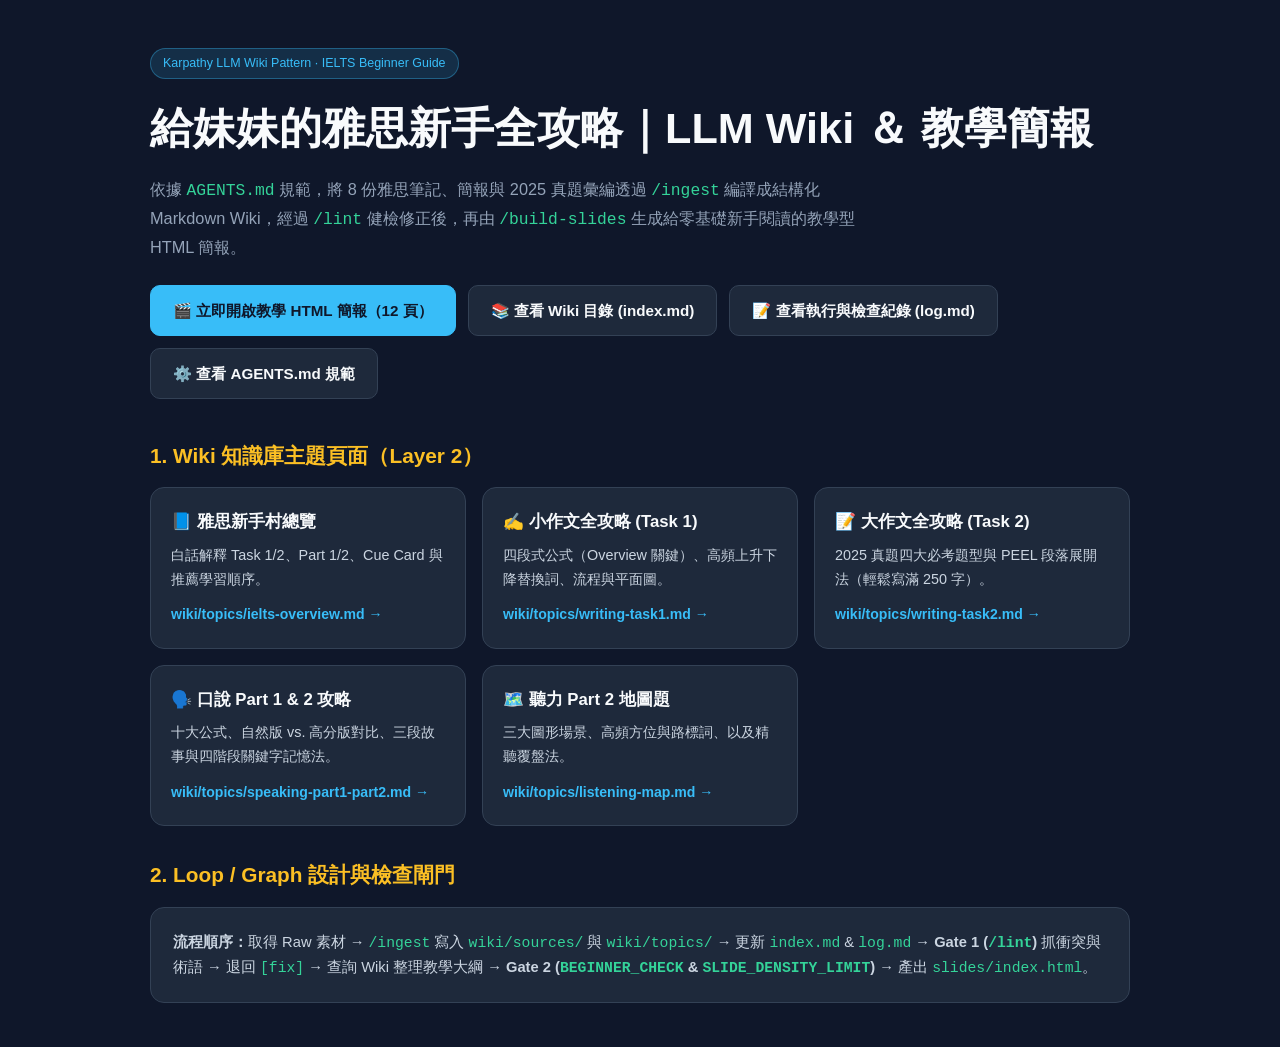
<file: ielts-wiki/index.html>
<!DOCTYPE html>
<html lang="zh-Hant">
<head>
  <meta charset="UTF-8" />
  <meta name="viewport" content="width=device-width, initial-scale=1.0" />
  <title>IELTS 新手全攻略｜LLM Wiki 知識庫與教學簡報</title>
  <style>
    :root {
      --bg: #0f172a;
      --surface: #1e293b;
      --border: #334155;
      --text: #f8fafc;
      --muted: #94a3b8;
      --accent: #38bdf8;
      --green: #34d399;
      --warm: #fbbf24;
    }
    * { box-sizing: border-box; margin: 0; padding: 0; }
    body {
      font-family: -apple-system, BlinkMacSystemFont, "Noto Sans TC", sans-serif;
      background: var(--bg);
      color: var(--text);
      line-height: 1.65;
    }
    .container { max-width: 1020px; margin: 0 auto; padding: 48px 20px; }
    .badge {
      display: inline-block;
      font-size: 0.78rem;
      padding: 4px 12px;
      border-radius: 999px;
      background: rgba(56, 189, 248, 0.14);
      color: var(--accent);
      border: 1px solid rgba(56, 189, 248, 0.35);
      margin-bottom: 14px;
    }
    h1 { font-size: clamp(1.9rem, 3.5vw, 2.7rem); margin-bottom: 12px; }
    .lead { color: var(--muted); font-size: 1.02rem; max-width: 720px; margin-bottom: 24px; }
    .actions { display: flex; flex-wrap: wrap; gap: 12px; margin-bottom: 40px; }
    .btn {
      display: inline-flex; align-items: center; gap: 8px;
      padding: 12px 22px; border-radius: 10px; font-weight: 700;
      text-decoration: none; font-size: 0.95rem;
      border: 1px solid var(--border); background: var(--surface); color: var(--text);
    }
    .btn-primary { background: var(--accent); color: #0f172a; border-color: var(--accent); }
    .btn:hover { border-color: var(--accent); }
    .section-title { font-size: 1.3rem; margin: 32px 0 14px; color: var(--warm); }
    .grid { display: grid; grid-template-columns: repeat(auto-fit, minmax(280px, 1fr)); gap: 16px; }
    .card {
      background: var(--surface); border: 1px solid var(--border);
      border-radius: 14px; padding: 20px;
    }
    .card h3 { font-size: 1.05rem; margin-bottom: 8px; }
    .card p { font-size: 0.9rem; color: #cbd5e1; margin-bottom: 10px; }
    .card a { color: var(--accent); font-size: 0.88rem; text-decoration: none; font-weight: 600; }
    .loop-box {
      background: var(--surface); border: 1px solid var(--border);
      border-radius: 14px; padding: 22px; font-size: 0.92rem; color: #cbd5e1;
    }
    code { font-family: ui-monospace, SFMono-Regular, Menlo, monospace; color: var(--green); }
  </style>
</head>
<body>
  <div class="container">
    <span class="badge">Karpathy LLM Wiki Pattern · IELTS Beginner Guide</span>
    <h1>給妹妹的雅思新手全攻略｜LLM Wiki ＆ 教學簡報</h1>
    <p class="lead">
      依據 <code>AGENTS.md</code> 規範，將 8 份雅思筆記、簡報與 2025 真題彙編透過 <code>/ingest</code> 編譯成結構化 Markdown Wiki，經過 <code>/lint</code> 健檢修正後，再由 <code>/build-slides</code> 生成給零基礎新手閱讀的教學型 HTML 簡報。
    </p>
    <div class="actions">
      <a class="btn btn-primary" href="slides/index.html">🎬 立即開啟教學 HTML 簡報（12 頁）</a>
      <a class="btn" href="wiki/index.md">📚 查看 Wiki 目錄 (index.md)</a>
      <a class="btn" href="wiki/log.md">📝 查看執行與檢查紀錄 (log.md)</a>
      <a class="btn" href="AGENTS.md">⚙️ 查看 AGENTS.md 規範</a>
    </div>

    <h2 class="section-title">1. Wiki 知識庫主題頁面（Layer 2）</h2>
    <div class="grid">
      <div class="card">
        <h3>📘 雅思新手村總覽</h3>
        <p>白話解釋 Task 1/2、Part 1/2、Cue Card 與推薦學習順序。</p>
        <a href="wiki/topics/ielts-overview.md">wiki/topics/ielts-overview.md →</a>
      </div>
      <div class="card">
        <h3>✍️ 小作文全攻略 (Task 1)</h3>
        <p>四段式公式（Overview 關鍵）、高頻上升下降替換詞、流程與平面圖。</p>
        <a href="wiki/topics/writing-task1.md">wiki/topics/writing-task1.md →</a>
      </div>
      <div class="card">
        <h3>📝 大作文全攻略 (Task 2)</h3>
        <p>2025 真題四大必考題型與 PEEL 段落展開法（輕鬆寫滿 250 字）。</p>
        <a href="wiki/topics/writing-task2.md">wiki/topics/writing-task2.md →</a>
      </div>
      <div class="card">
        <h3>🗣️ 口說 Part 1 & 2 攻略</h3>
        <p>十大公式、自然版 vs. 高分版對比、三段故事與四階段關鍵字記憶法。</p>
        <a href="wiki/topics/speaking-part1-part2.md">wiki/topics/speaking-part1-part2.md →</a>
      </div>
      <div class="card">
        <h3>🗺️ 聽力 Part 2 地圖題</h3>
        <p>三大圖形場景、高頻方位與路標詞、以及精聽覆盤法。</p>
        <a href="wiki/topics/listening-map.md">wiki/topics/listening-map.md →</a>
      </div>
    </div>

    <h2 class="section-title">2. Loop / Graph 設計與檢查閘門</h2>
    <div class="loop-box">
      <p><strong>流程順序：</strong>取得 Raw 素材 → <code>/ingest</code> 寫入 <code>wiki/sources/</code> 與 <code>wiki/topics/</code> → 更新 <code>index.md</code> &amp; <code>log.md</code> → <strong>Gate 1 (<code>/lint</code>)</strong> 抓衝突與術語 → 退回 <code>[fix]</code> → 查詢 Wiki 整理教學大綱 → <strong>Gate 2 (<code>BEGINNER_CHECK</code> &amp; <code>SLIDE_DENSITY_LIMIT</code>)</strong> → 產出 <code>slides/index.html</code>。</p>
    </div>
  </div>
</body>
</html>
</file>
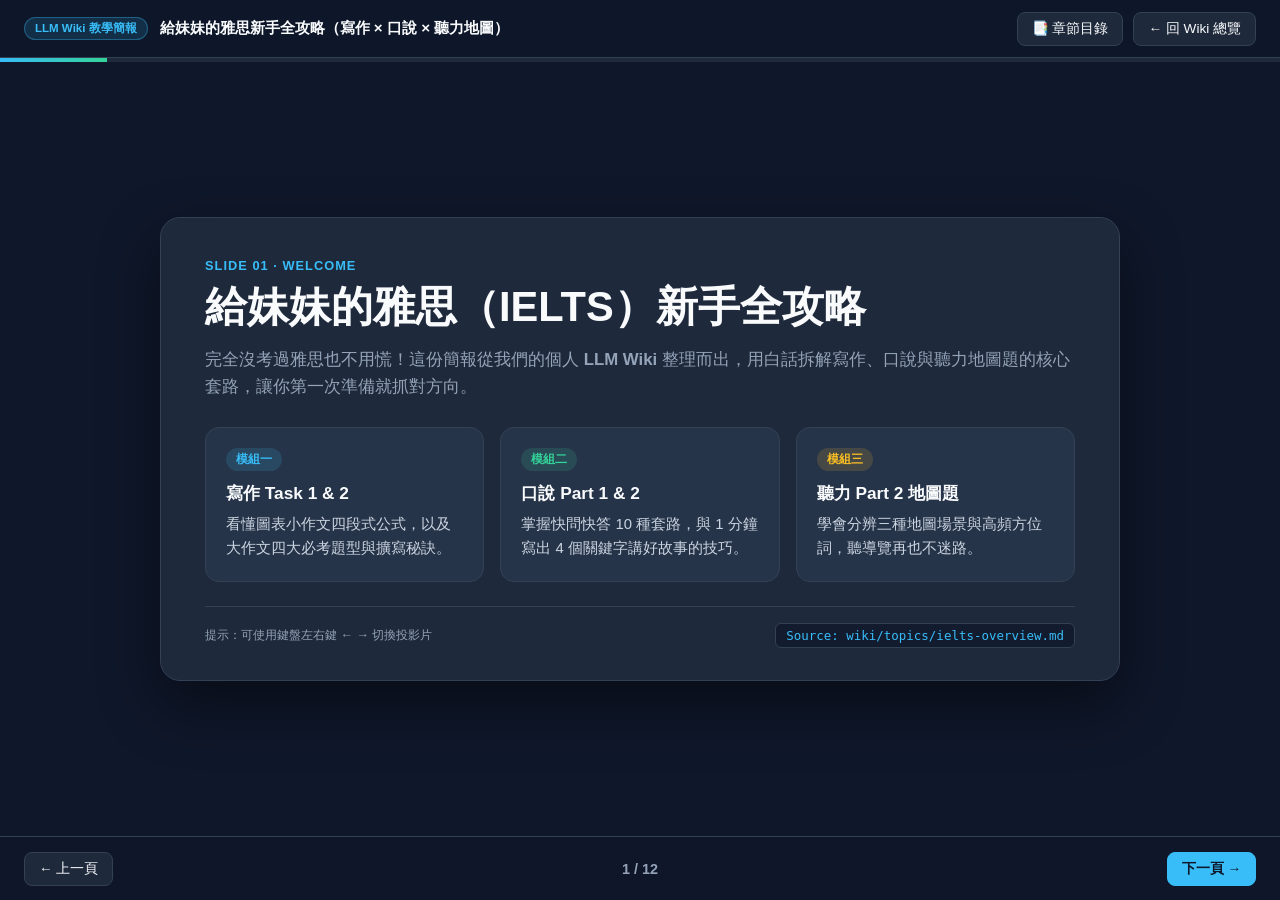
<file: ielts-wiki/slides/index.html>
<!DOCTYPE html>
<html lang="zh-Hant">
<head>
  <meta charset="UTF-8" />
  <meta name="viewport" content="width=device-width, initial-scale=1.0" />
  <title>給妹妹的雅思新手全攻略｜IELTS 教學 HTML 簡報</title>
  <style>
    :root {
      --bg: #0f172a;
      --surface: #1e293b;
      --surface-soft: #263449;
      --border: #334155;
      --text: #f8fafc;
      --muted: #94a3b8;
      --accent: #38bdf8;
      --accent-warm: #fbbf24;
      --accent-green: #34d399;
      --accent-pink: #fb7185;
    }

    * { box-sizing: border-box; margin: 0; padding: 0; }

    body {
      font-family: -apple-system, BlinkMacSystemFont, "Noto Sans TC", "PingFang TC", sans-serif;
      background: var(--bg);
      color: var(--text);
      height: 100vh;
      overflow: hidden;
      display: flex;
      flex-direction: column;
    }

    /* Top Bar */
    .topbar {
      height: 58px;
      padding: 0 24px;
      border-bottom: 1px solid var(--border);
      display: flex;
      align-items: center;
      justify-content: space-between;
      background: rgba(15, 23, 42, 0.92);
      z-index: 20;
    }

    .topbar-left {
      display: flex;
      align-items: center;
      gap: 12px;
      font-size: 0.95rem;
      font-weight: 700;
    }

    .pill-badge {
      font-size: 0.72rem;
      padding: 3px 10px;
      border-radius: 999px;
      background: rgba(56, 189, 248, 0.15);
      color: var(--accent);
      border: 1px solid rgba(56, 189, 248, 0.35);
      font-weight: 600;
    }

    .topbar-actions {
      display: flex;
      align-items: center;
      gap: 10px;
    }

    .btn {
      padding: 7px 14px;
      border-radius: 8px;
      border: 1px solid var(--border);
      background: var(--surface);
      color: var(--text);
      font-size: 0.85rem;
      cursor: pointer;
      text-decoration: none;
      transition: all 0.15s ease;
    }

    .btn:hover { border-color: var(--accent); color: var(--accent); }
    .btn-primary { background: var(--accent); color: #0f172a; border-color: var(--accent); font-weight: 700; }
    .btn-primary:hover { background: #7dd3fc; color: #0f172a; }

    /* Progress Bar */
    .progress-track {
      height: 4px;
      background: var(--surface);
      width: 100%;
    }
    .progress-fill {
      height: 100%;
      background: linear-gradient(90deg, var(--accent), var(--accent-green));
      width: 8.33%;
      transition: width 0.25s ease;
    }

    /* Slide Stage */
    .stage {
      flex: 1;
      display: flex;
      align-items: center;
      justify-content: center;
      padding: 28px 24px;
      position: relative;
      overflow-y: auto;
    }

    .slide {
      display: none;
      width: 100%;
      max-width: 960px;
      background: var(--surface);
      border: 1px solid var(--border);
      border-radius: 20px;
      padding: 40px 44px 32px;
      box-shadow: 0 24px 60px rgba(0, 0, 0, 0.45);
      animation: fadeIn 0.25s ease;
    }

    .slide.active { display: block; }

    @keyframes fadeIn {
      from { opacity: 0; transform: translateY(8px); }
      to { opacity: 1; transform: translateY(0); }
    }

    .slide-kicker {
      font-size: 0.8rem;
      letter-spacing: 0.08em;
      text-transform: uppercase;
      color: var(--accent);
      font-weight: 700;
      margin-bottom: 8px;
    }

    .slide h1 {
      font-size: clamp(1.8rem, 3.5vw, 2.6rem);
      line-height: 1.25;
      margin-bottom: 14px;
    }

    .slide h2 {
      font-size: clamp(1.45rem, 2.8vw, 2rem);
      line-height: 1.3;
      margin-bottom: 10px;
    }

    .slide-lead {
      font-size: 1.05rem;
      color: var(--muted);
      margin-bottom: 26px;
      line-height: 1.6;
    }

    .cards-3 {
      display: grid;
      grid-template-columns: repeat(3, 1fr);
      gap: 16px;
      margin-bottom: 24px;
    }

    .cards-2 {
      display: grid;
      grid-template-columns: repeat(2, 1fr);
      gap: 18px;
      margin-bottom: 24px;
    }

    .card {
      background: var(--surface-soft);
      border: 1px solid var(--border);
      border-radius: 14px;
      padding: 20px;
    }

    .card-tag {
      display: inline-block;
      font-size: 0.75rem;
      font-weight: 700;
      padding: 3px 10px;
      border-radius: 999px;
      margin-bottom: 10px;
      background: rgba(251, 191, 36, 0.14);
      color: var(--accent-warm);
    }

    .card-tag.green { background: rgba(52, 211, 153, 0.14); color: var(--accent-green); }
    .card-tag.blue { background: rgba(56, 189, 248, 0.14); color: var(--accent); }
    .card-tag.pink { background: rgba(251, 113, 133, 0.14); color: var(--accent-pink); }

    .card h3 {
      font-size: 1.08rem;
      margin-bottom: 8px;
    }

    .card p, .card li {
      font-size: 0.93rem;
      color: #cbd5e1;
      line-height: 1.6;
    }

    .card ul, .card ol {
      padding-left: 18px;
      display: flex;
      flex-direction: column;
      gap: 6px;
    }

    .quote-box {
      background: rgba(15, 23, 42, 0.65);
      border-left: 4px solid var(--accent-warm);
      padding: 14px 18px;
      border-radius: 8px;
      font-size: 0.94rem;
      color: #e2e8f0;
      margin-bottom: 20px;
      line-height: 1.6;
    }

    .slide-footer {
      display: flex;
      align-items: center;
      justify-content: space-between;
      padding-top: 16px;
      border-top: 1px solid var(--border);
      font-size: 0.78rem;
      color: var(--muted);
    }

    .source-chip {
      font-family: ui-monospace, SFMono-Regular, Menlo, monospace;
      background: rgba(15, 23, 42, 0.7);
      padding: 4px 10px;
      border-radius: 6px;
      border: 1px solid var(--border);
      color: var(--accent);
    }

    /* Bottom Controls */
    .controls {
      height: 64px;
      padding: 0 24px;
      border-top: 1px solid var(--border);
      display: flex;
      align-items: center;
      justify-content: space-between;
      background: rgba(15, 23, 42, 0.94);
    }

    .slide-counter {
      font-size: 0.9rem;
      color: var(--muted);
      font-weight: 600;
    }

    /* TOC Drawer */
    .toc-backdrop {
      position: fixed;
      inset: 0;
      background: rgba(0, 0, 0, 0.65);
      display: none;
      align-items: center;
      justify-content: center;
      z-index: 50;
      padding: 20px;
    }
    .toc-backdrop.open { display: flex; }
    .toc-modal {
      width: 100%;
      max-width: 560px;
      background: var(--surface);
      border: 1px solid var(--border);
      border-radius: 16px;
      padding: 24px;
      max-height: 80vh;
      overflow-y: auto;
    }
    .toc-list {
      display: flex;
      flex-direction: column;
      gap: 8px;
      margin-top: 14px;
    }
    .toc-item {
      text-align: left;
      padding: 10px 14px;
      border-radius: 10px;
      border: 1px solid var(--border);
      background: var(--surface-soft);
      color: var(--text);
      cursor: pointer;
      font-size: 0.9rem;
    }
    .toc-item:hover, .toc-item.current { border-color: var(--accent); color: var(--accent); }

    @media (max-width: 820px) {
      .slide { padding: 24px 20px; }
      .cards-3, .cards-2 { grid-template-columns: 1fr; }
      .topbar-left span:not(.pill-badge) { display: none; }
    }
  </style>
</head>
<body>
  <header class="topbar">
    <div class="topbar-left">
      <span class="pill-badge">LLM Wiki 教學簡報</span>
      <span>給妹妹的雅思新手全攻略（寫作 × 口說 × 聽力地圖）</span>
    </div>
    <div class="topbar-actions">
      <button type="button" class="btn" id="tocBtn">📑 章節目錄</button>
      <a class="btn" href="../index.html">← 回 Wiki 總覽</a>
    </div>
  </header>

  <div class="progress-track"><div class="progress-fill" id="progressFill"></div></div>

  <main class="stage">
    <!-- Slide 1 -->
    <section class="slide active" data-title="01｜給妹妹的雅思新手村">
      <p class="slide-kicker">Slide 01 · Welcome</p>
      <h1>給妹妹的雅思（IELTS）新手全攻略</h1>
      <p class="slide-lead">
        完全沒考過雅思也不用慌！這份簡報從我們的個人 <strong>LLM Wiki</strong> 整理而出，用白話拆解寫作、口說與聽力地圖題的核心套路，讓你第一次準備就抓對方向。
      </p>
      <div class="cards-3">
        <div class="card">
          <span class="card-tag blue">模組一</span>
          <h3>寫作 Task 1 & 2</h3>
          <p>看懂圖表小作文四段式公式，以及大作文四大必考題型與擴寫秘訣。</p>
        </div>
        <div class="card">
          <span class="card-tag green">模組二</span>
          <h3>口說 Part 1 & 2</h3>
          <p>掌握快問快答 10 種套路，與 1 分鐘寫出 4 個關鍵字講好故事的技巧。</p>
        </div>
        <div class="card">
          <span class="card-tag">模組三</span>
          <h3>聽力 Part 2 地圖題</h3>
          <p>學會分辨三種地圖場景與高頻方位詞，聽導覽再也不迷路。</p>
        </div>
      </div>
      <div class="slide-footer">
        <span>提示：可使用鍵盤左右鍵 ← → 切換投影片</span>
        <span class="source-chip">Source: wiki/topics/ielts-overview.md</span>
      </div>
    </section>

    <!-- Slide 2 -->
    <section class="slide" data-title="02｜新手必懂術語翻譯機">
      <p class="slide-kicker">Slide 02 · Terminology</p>
      <h2>先把考場黑話翻成白話（零基礎不卡關）</h2>
      <p class="slide-lead">聽到 Task 1、Cue Card 先別被嚇到，其實它們對應的就是這三件事：</p>
      <div class="cards-3">
        <div class="card">
          <span class="card-tag blue">Writing Task 1 & 2</span>
          <h3>小作文 vs. 大作文</h3>
          <ul>
            <li><strong>小作文 (20 分)</strong>：看圖說故事，客觀報告數據（至少 150 字）。</li>
            <li><strong>大作文 (40 分)</strong>：社會議題議論文，占分重 2/3（至少 250 字）。</li>
          </ul>
        </div>
        <div class="card">
          <span class="card-tag green">Speaking Part 1 & 2</span>
          <h3>聊天 vs. 獨白短講</h3>
          <ul>
            <li><strong>Part 1</strong>：像朋友快問快答（住哪、戴耳機），每題答 2–4 句。</li>
            <li><strong>Part 2 (Cue Card)</strong>：給 1 分鐘寫筆記，接著自己講 1–2 分鐘故事。</li>
          </ul>
        </div>
        <div class="card">
          <span class="card-tag">Listening Part 2</span>
          <h3>聽力地圖題 (Map)</h3>
          <p>聽一段單人導覽錄音，在地圖上找出各個設施位置，考的是「方向感＋定位詞」。</p>
        </div>
      </div>
      <div class="slide-footer">
        <span>BEGINNER_CHECK：所有術語均附白話對照</span>
        <span class="source-chip">Source: wiki/topics/ielts-overview.md</span>
      </div>
    </section>

    <!-- Slide 3 -->
    <section class="slide" data-title="03｜小作文 Task 1：萬用四段式">
      <p class="slide-kicker">Slide 03 · Writing Task 1</p>
      <h2>小作文核心：只報事實、不寫個人意見</h2>
      <p class="slide-lead">無論題目給折線圖、柱狀圖、表格或圓餅圖，通通套用這個 4 段黃金結構：</p>
      <div class="cards-2">
        <div class="card">
          <span class="card-tag blue">前兩段（抓大方向）</span>
          <ul>
            <li><strong>1. Introduction（開頭）</strong>：用同義字改寫題目（把 shows 換成 illustrates），交代對象與時間。</li>
            <li><strong>2. Overview（總趨勢｜關鍵！）</strong>：不寫數字！只講「誰最高、誰漲最多、整體趨勢」。</li>
          </ul>
        </div>
        <div class="card">
          <span class="card-tag green">後兩段（細節對比）</span>
          <ul>
            <li><strong>3. Body 1</strong>：把上升組（或第一張圖）放一起，加上具體數字。</li>
            <li><strong>4. Body 2</strong>：把下降組（或第二張圖）放一起，做跨組高低對比。</li>
          </ul>
        </div>
      </div>
      <div class="quote-box">
        💡 <strong>新手地雷提醒</strong>：2025 真題範文裡「絕對不會」推測原因（例如不能自己腦補「因為經濟不好所以買氣下降」），只寫圖上看得到的變化！
      </div>
      <div class="slide-footer">
        <span>建議時間：20 分鐘 ｜ 字數：≥ 150 字</span>
        <span class="source-chip">Source: wiki/topics/writing-task1.md</span>
      </div>
    </section>

    <!-- Slide 4 -->
    <section class="slide" data-title="04｜小作文高分替換詞＆特殊圖">
      <p class="slide-kicker">Slide 04 · Writing Task 1 Toolkit</p>
      <h2>告別只會寫 increase：三大加分工具</h2>
      <p class="slide-lead">把簡單動詞換成精準詞彙，再記住「流程圖／平面圖」的專用句型：</p>
      <div class="cards-3">
        <div class="card">
          <span class="card-tag green">升級動詞庫</span>
          <ul>
            <li><strong>暴增</strong>：rocket / surge / soar</li>
            <li><strong>暴跌</strong>：plummet / plunge / halve</li>
            <li><strong>平穩／波動</strong>：remain stable / fluctuate around</li>
          </ul>
        </div>
        <div class="card">
          <span class="card-tag blue">with 複合句型</span>
          <p>一句同時塞進兩個數據：<br/><em>"..., <strong>with</strong> China producing 218m tons, <strong>followed by</strong> Japan's 124m tons."</em></p>
        </div>
        <div class="card">
          <span class="card-tag">流程圖 ＆ 平面圖</span>
          <ul>
            <li><strong>流程圖</strong>：多用被動語態＋階段詞（Initially → Subsequently）。</li>
            <li><strong>平面圖變遷</strong>：用 <em>transformed into</em>（改建為）、<em>left unchanged</em>（維持不變）。</li>
          </ul>
        </div>
      </div>
      <div class="slide-footer">
        <span>整理自小作文萬能句式與 2025 真題</span>
        <span class="source-chip">Source: wiki/topics/writing-task1.md</span>
      </div>
    </section>

    <!-- Slide 5 -->
    <section class="slide" data-title="05｜大作文 Task 2：四大必考題型">
      <p class="slide-kicker">Slide 05 · Writing Task 2</p>
      <h2>大作文先看懂「題目怎麼問」，再下筆</h2>
      <p class="slide-lead">從 2025 年 20 多篇真題整理出四種固定問法，每種結構都不一樣：</p>
      <div class="cards-2">
        <div class="card">
          <span class="card-tag blue">題型 1 & 2（立場與討論）</span>
          <ul>
            <li><strong>同意與否（Opinion）</strong>：開頭直接站隊，後面給 2 個理由（可加一小段反駁）。</li>
            <li><strong>雙邊討論（Discuss Both）</strong>：一段講正方、一段講反方（把自己立場放後面加強）。</li>
          </ul>
        </div>
        <div class="card">
          <span class="card-tag green">題型 3 & 4（利弊與解法）</span>
          <ul>
            <li><strong>利弊比較（Outweigh）</strong>：明確講「優點大於缺點」或反之，重點論證比較強那邊。</li>
            <li><strong>原因與解法（Two-part）</strong>：Body 1 專答第一問（原因），Body 2 專答第二問（解法）。</li>
          </ul>
        </div>
      </div>
      <div class="slide-footer">
        <span>建議時間：40 分鐘 ｜ 字數：≥ 250 字（佔寫作 2/3 分數）</span>
        <span class="source-chip">Source: wiki/topics/writing-task2.md</span>
      </div>
    </section>

    <!-- Slide 6 -->
    <section class="slide" data-title="06｜大作文寫滿 250 字的 PEEL 公式">
      <p class="slide-kicker">Slide 06 · Writing Task 2 Structure</p>
      <h2>主體段總是寫太短？套用 PEEL 四步展開法</h2>
      <p class="slide-lead">每個主體段只要依序寫完這四句，邏輯清楚又有說服力，字數自然達標：</p>
      <div class="cards-2">
        <div class="card">
          <span class="card-tag">P ＋ E（論點與解釋）</span>
          <ul>
            <li><strong>P (Point)</strong>：第一句直接說出本段核心論點。</li>
            <li><strong>E (Explain)</strong>：用白話解釋「為什麼會這樣？（因果鏈）」。</li>
          </ul>
        </div>
        <div class="card">
          <span class="card-tag green">E ＋ L（舉例與扣題）</span>
          <ul>
            <li><strong>E (Example)</strong>：給一個具體生活例子（如：快時尚推出舊衣回收折扣）。</li>
            <li><strong>L (Link)</strong>：最後一句拉回題目問句做小結。</li>
          </ul>
        </div>
      </div>
      <div class="quote-box">
        📌 <strong>實戰小提醒</strong>：寫完開頭段＋兩個 PEEL 主體段＋結論段，整篇通常會落在 260–320 字的黃金區間。
      </div>
      <div class="slide-footer">
        <span>例證參考：2025 快時尚與永續環境真題</span>
        <span class="source-chip">Source: wiki/topics/writing-task2.md</span>
      </div>
    </section>

    <!-- Slide 7 -->
    <section class="slide" data-title="07｜口說 Part 1：十大萬能回答公式">
      <p class="slide-kicker">Slide 07 · Speaking Part 1</p>
      <h2>Part 1 快問快答：絕不只回 Yes / No</h2>
      <p class="slide-lead">考官問日常生活問題時，只要照著題型套用「三明治公式」，立刻多出 3 句流暢內容：</p>
      <div class="cards-3">
        <div class="card">
          <span class="card-tag blue">喜好題 (Preference)</span>
          <p><strong>公式：</strong>直接回答 → 原因 → 頻率 → 種類 → 人物／回憶</p>
        </div>
        <div class="card">
          <span class="card-tag green">重要性 (Importance)</span>
          <p><strong>公式：</strong>回答 → 原因 → <strong>「沒有它會怎樣」</strong>→ 親身經歷</p>
        </div>
        <div class="card">
          <span class="card-tag">比較題 (Compare)</span>
          <p><strong>公式：</strong>總結差異 → 物品 A 優點 → 物品 B 優缺點</p>
        </div>
      </div>
      <div class="quote-box">
        🎧 <strong>範例（Where/When 題）</strong>：被問什麼時候用耳機，不只能說 "on the MRT"，還可以加上「溯溪（river tracing）時為了安全與聽大自然聲音會拿下耳機」！
      </div>
      <div class="slide-footer">
        <span>每題回答長度：2–4 句最自然</span>
        <span class="source-chip">Source: wiki/topics/speaking-part1-part2.md</span>
      </div>
    </section>

    <!-- Slide 8 -->
    <section class="slide" data-title="08｜口說實戰：自然版 vs 高分進階版">
      <p class="slide-kicker">Slide 08 · Speaking Upgrade</p>
      <h2>從個人筆記看怎麼把回答「微升級」</h2>
      <p class="slide-lead">先講得出自然順口的話，再換上 1–2 個道地詞彙，考官聽起來就會覺得很專業：</p>
      <div class="cards-2">
        <div class="card">
          <span class="card-tag green">自然順口版（先求穩）</span>
          <p><em>"I always wear them during my <strong>commute</strong> so I don't have to hear the loud noises on the MRT. Listening to music puts me in a <strong>good mood</strong>."</em></p>
        </div>
        <div class="card">
          <span class="card-tag">高分進階版（詞彙亮點）</span>
          <p><em>"I usually put them on to <strong>block out the hustle and bustle of the city</strong>. Besides that, it really <strong>boosts my mood</strong> and keeps me motivated."</em></p>
        </div>
      </div>
      <div class="quote-box">
        ✨ <strong>升級秘訣</strong>：不用整句背艱深單字，只要把 <em>loud noises</em> 換成 <em>hustle and bustle</em>（城市喧囂），或把 <em>soft</em> 換成 <em>well-padded</em>（耳機軟墊很舒服）就夠加分！
      </div>
      <div class="slide-footer">
        <span>取材自個人實戰筆記（耳機主題）</span>
        <span class="source-chip">Source: wiki/topics/speaking-part1-part2.md</span>
      </div>
    </section>

    <!-- Slide 9 -->
    <section class="slide" data-title="09｜口說 Part 2：說好一個故事">
      <p class="slide-kicker">Slide 09 · Speaking Part 2</p>
      <h2>Part 2 短講：別寫流水帳，要用故事轉折</h2>
      <p class="slide-lead">要獨自講滿 1–2 分鐘，靠的不是背單字，而是「有畫面與轉折」的三段結構：</p>
      <div class="cards-3">
        <div class="card">
          <span class="card-tag blue">1. Beginning</span>
          <p>交代人物或地點的背景，以及你的<strong>第一印象</strong>（例如：面惡心善的咖啡廳阿姨）。</p>
        </div>
        <div class="card">
          <span class="card-tag pink">2. Plot（關鍵轉折）</span>
          <p>發生什麼小插曲或困難？加入<strong>對話、內心戲與動作</strong>，故事瞬間變生動。</p>
        </div>
        <div class="card">
          <span class="card-tag green">3. Ending</span>
          <p>事件怎麼收尾？講出你的<strong>真實感受（Feeling）與收穫（Gain）</strong>。</p>
        </div>
      </div>
      <div class="slide-footer">
        <span>四大題庫類別：People / Events / Place / Objects</span>
        <span class="source-chip">Source: wiki/topics/speaking-part1-part2.md</span>
      </div>
    </section>

    <!-- Slide 10 -->
    <section class="slide" data-title="10｜考場 1 分鐘神技：四階段記憶法">
      <p class="slide-kicker">Slide 10 · Speaking Memory Trick</p>
      <h2>進考場前 1 分鐘筆記：只記「4 個畫面」</h2>
      <p class="slide-lead">筆記寫滿英文句子一定來不及！照這 4 個階段各寫 2–3 個關鍵字，看著講就不會卡住：</p>
      <div class="cards-2">
        <div class="card">
          <span class="card-tag blue">前兩階段（畫面鋪陳）</span>
          <ul>
            <li><strong>1. Where（地點）</strong>：<code>2F / fried rice shop / busy</code></li>
            <li><strong>2. Contrast（對比）</strong>：<code>13 yo / others play games / he helps</code></li>
          </ul>
        </div>
        <div class="card">
          <span class="card-tag green">後兩階段（動作與收尾）</span>
          <ul>
            <li><strong>3. Action（畫面）</strong>：<code>take orders / collect money / big smile</code></li>
            <li><strong>4. Ending（轉折）</strong>：<code>mistakes → scolded → no anger → admire</code></li>
          </ul>
        </div>
      </div>
      <div class="slide-footer">
        <span>個人筆記實戰示範：樓下炒飯小吃店的國中生</span>
        <span class="source-chip">Source: wiki/topics/speaking-part1-part2.md</span>
      </div>
    </section>

    <!-- Slide 11 -->
    <section class="slide" data-title="11｜聽力 Part 2：地圖題不迷路">
      <p class="slide-kicker">Slide 11 · Listening Map</p>
      <h2>聽力地圖題（佔比近 3 成）：手指跟著路徑走</h2>
      <p class="slide-lead">地圖題常出現在 Part 2，題目本身不難，只要先鎖定「場景＋方位詞」就能穩穩拿分：</p>
      <div class="cards-3">
        <div class="card">
          <span class="card-tag blue">三大圖形場景</span>
          <ul>
            <li><strong>室內型</strong>：找門朝向與起點</li>
            <li><strong>區域型</strong>：看形狀與盡頭</li>
            <li><strong>街區型</strong>：圈出東南西北與路名</li>
          </ul>
        </div>
        <div class="card">
          <span class="card-tag">必聽高頻標示詞</span>
          <ul>
            <li><em>sharp bend</em>（急轉彎）</li>
            <li><em>side entrance</em>（側門）</li>
            <li><em>branch off</em>（分岔路）</li>
            <li><em>opposite / adjacent to</em></li>
          </ul>
        </div>
        <div class="card">
          <span class="card-tag green">精聽覆盤法</span>
          <p>聽前先默念參照物發音；聽後針對連音與長句做「精聽」，單字辨識率衝到 80% 以上。</p>
        </div>
      </div>
      <div class="slide-footer">
        <span>劍橋真題 4–15 出現率 29.17%</span>
        <span class="source-chip">Source: wiki/topics/listening-map.md</span>
      </div>
    </section>

    <!-- Slide 12 -->
    <section class="slide" data-title="12｜給妹妹的 3 步備考行動清單">
      <p class="slide-kicker">Slide 12 · Action Plan</p>
      <h2>總結：現在開始準備的三個第一步</h2>
      <p class="slide-lead">不用一次把全部真題寫完，照著這三個步驟穩穩累積就夠了：</p>
      <div class="cards-3">
        <div class="card">
          <span class="card-tag blue">Step 1｜寫作打底</span>
          <p>先背熟小作文 4 段公式與 10 個上升／下降替換詞；大作文用 PEEL 架構練寫 2 篇。</p>
        </div>
        <div class="card">
          <span class="card-tag green">Step 2｜打造個人故事庫</span>
          <p>拿自己的生活經驗套進 Part 1 公式，並用「4 階段關鍵字」準備 2–3 個萬用故事。</p>
        </div>
        <div class="card">
          <span class="card-tag">Step 3｜每日聽力精聽</span>
          <p>每天至少做 1 個 Part 聽力＋精聽覆盤，特別把地圖題的方位詞練成直覺反應。</p>
        </div>
      </div>
      <div class="slide-footer">
        <span>祝妹妹第一次考雅思就順利上手！</span>
        <span class="source-chip">Source: wiki/topics/ielts-overview.md</span>
      </div>
    </section>
  </main>

  <footer class="controls">
    <button type="button" class="btn" id="prevBtn">← 上一頁</button>
    <span class="slide-counter" id="slideCounter">1 / 12</span>
    <button type="button" class="btn btn-primary" id="nextBtn">下一頁 →</button>
  </footer>

  <!-- TOC Modal -->
  <div class="toc-backdrop" id="tocModal">
    <div class="toc-modal">
      <div style="display:flex; justify-content:space-between; align-items:center;">
        <h3>📑 簡報章節目錄（共 12 頁）</h3>
        <button type="button" class="btn" id="closeTocBtn">✕ 關閉</button>
      </div>
      <div class="toc-list" id="tocList"></div>
    </div>
  </div>

  <script>
    const slides = Array.from(document.querySelectorAll(".slide"));
    const prevBtn = document.getElementById("prevBtn");
    const nextBtn = document.getElementById("nextBtn");
    const counterEl = document.getElementById("slideCounter");
    const progressFill = document.getElementById("progressFill");
    const tocModal = document.getElementById("tocModal");
    const tocBtn = document.getElementById("tocBtn");
    const closeTocBtn = document.getElementById("closeTocBtn");
    const tocList = document.getElementById("tocList");

    let currentIdx = 0;

    function renderSlide(idx) {
      currentIdx = Math.max(0, Math.min(slides.length - 1, idx));
      slides.forEach((s, i) => s.classList.toggle("active", i === currentIdx));
      counterEl.textContent = `${currentIdx + 1} / ${slides.length}`;
      progressFill.style.width = `${((currentIdx + 1) / slides.length) * 100}%`;
      prevBtn.disabled = currentIdx === 0;
      nextBtn.textContent = currentIdx === slides.length - 1 ? "回到第 1 頁 ↺" : "下一頁 →";
      renderToc();
    }

    function renderToc() {
      tocList.innerHTML = "";
      slides.forEach((s, i) => {
        const btn = document.createElement("button");
        btn.type = "button";
        btn.className = `toc-item ${i === currentIdx ? "current" : ""}`;
        btn.textContent = s.getAttribute("data-title") || `Slide ${i + 1}`;
        btn.addEventListener("click", () => {
          renderSlide(i);
          tocModal.classList.remove("open");
        });
        tocList.appendChild(btn);
      });
    }

    prevBtn.addEventListener("click", () => renderSlide(currentIdx - 1));
    nextBtn.addEventListener("click", () => {
      if (currentIdx === slides.length - 1) renderSlide(0);
      else renderSlide(currentIdx + 1);
    });

    document.addEventListener("keydown", (e) => {
      if (e.key === "ArrowRight" || e.key === " ") {
        if (currentIdx < slides.length - 1) renderSlide(currentIdx + 1);
      } else if (e.key === "ArrowLeft") {
        if (currentIdx > 0) renderSlide(currentIdx - 1);
      } else if (e.key === "Escape") {
        tocModal.classList.remove("open");
      }
    });

    tocBtn.addEventListener("click", () => tocModal.classList.add("open"));
    closeTocBtn.addEventListener("click", () => tocModal.classList.remove("open"));
    tocModal.addEventListener("click", (e) => {
      if (e.target === tocModal) tocModal.classList.remove("open");
    });

    renderSlide(0);
  </script>
</body>
</html>
</file>
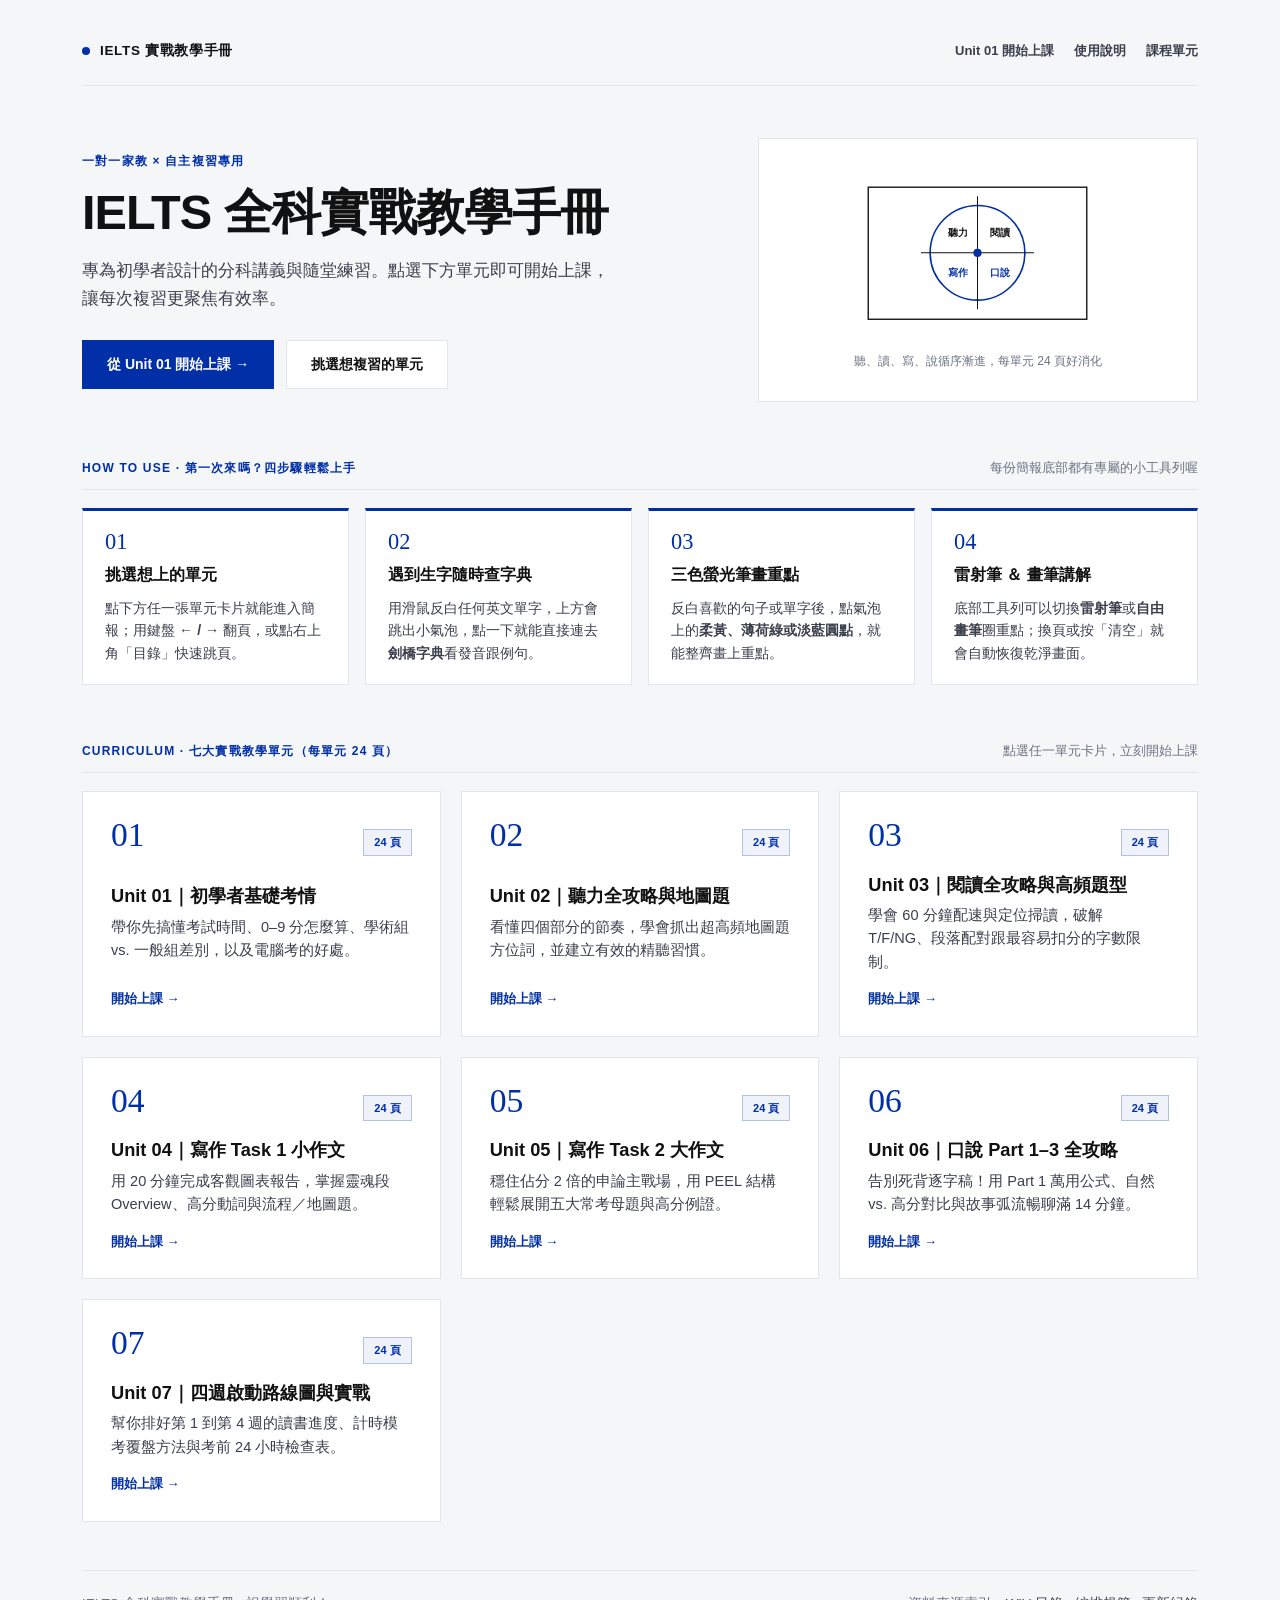
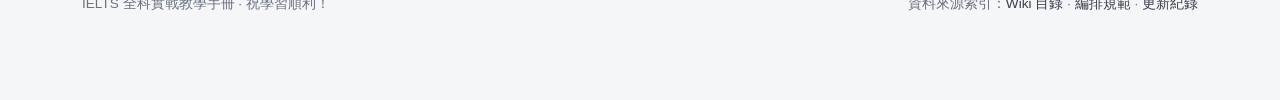
<file: ielts-wiki/home.html>
<!DOCTYPE html>
<html lang="zh-Hant">
<head>
  <meta charset="UTF-8" />
  <meta name="viewport" content="width=device-width, initial-scale=1.0" />
  <title>IELTS 全科實戰教學手冊 — 一對一家教與自學入口</title>
  <style>
    :root {
      --bg-canvas: #F5F6F8;
      --bg-card: #FFFFFF;
      --ink-primary: #111111;
      --ink-secondary: #3A3F4B;
      --ink-muted: #6B7280;
      --klein: #002FA7;
      --klein-tint: rgba(0, 47, 167, 0.06);
      --klein-border: rgba(0, 47, 167, 0.25);
      --line: #E2E5EB;
      --font-sans: "Noto Sans TC", "PingFang TC", -apple-system, BlinkMacSystemFont, sans-serif;
      --font-serif: "Noto Serif TC", Georgia, serif;
    }

    * { box-sizing: border-box; margin: 0; padding: 0; }

    body {
      background: var(--bg-canvas);
      color: var(--ink-primary);
      font-family: var(--font-sans);
      line-height: 1.68;
      -webkit-font-smoothing: antialiased;
    }

    .wrap {
      max-width: 1180px;
      margin: 0 auto;
      padding: 40px 32px 84px;
    }

    .nav {
      display: flex;
      justify-content: space-between;
      align-items: center;
      padding-bottom: 22px;
      border-bottom: 1px solid var(--line);
      margin-bottom: 52px;
      flex-wrap: wrap;
      gap: 16px;
    }

    .brand {
      display: flex;
      align-items: center;
      gap: 10px;
      font-size: 13.5px;
      font-weight: 800;
      letter-spacing: 0.05em;
    }

    .dot { width: 8px; height: 8px; border-radius: 50%; background: var(--klein); }

    .nav-links { display: flex; gap: 20px; font-size: 13px; font-weight: 600; flex-wrap: wrap; }
    .nav-links a { color: var(--ink-secondary); text-decoration: none; transition: color 0.15s; }
    .nav-links a:hover { color: var(--klein); }

    .hero {
      display: grid;
      grid-template-columns: 1.3fr 0.9fr;
      gap: 40px;
      align-items: center;
      margin-bottom: 56px;
    }

    .kicker {
      font-size: 12px;
      font-weight: 700;
      letter-spacing: 0.1em;
      color: var(--klein);
      margin-bottom: 12px;
    }

    h1 {
      font-size: clamp(2.1rem, 3.8vw, 3.1rem);
      font-weight: 900;
      line-height: 1.2;
      letter-spacing: -0.02em;
      margin-bottom: 16px;
    }

    .lead {
      font-size: 1.05rem;
      color: var(--ink-secondary);
      max-width: 58ch;
      margin-bottom: 26px;
    }

    .cta-row { display: flex; gap: 12px; flex-wrap: wrap; }

    .btn {
      display: inline-block;
      padding: 12px 24px;
      font-size: 14px;
      font-weight: 700;
      text-decoration: none;
      border: 1px solid var(--line);
      background: var(--bg-card);
      color: var(--ink-primary);
      transition: all 0.2s;
    }

    .btn:hover { border-color: var(--klein); color: var(--klein); }
    .btn.primary { background: var(--klein); border-color: var(--klein); color: #FFFFFF; }

    .art-box {
      background: var(--bg-card);
      border: 1px solid var(--line);
      padding: 30px;
      display: flex;
      flex-direction: column;
      align-items: center;
      gap: 14px;
    }

    .sec-head {
      display: flex;
      justify-content: space-between;
      align-items: baseline;
      margin-bottom: 18px;
      padding-bottom: 10px;
      border-bottom: 1px solid var(--line);
      flex-wrap: wrap;
      gap: 10px;
    }

    .sec-kicker {
      font-size: 12px;
      font-weight: 700;
      letter-spacing: 0.1em;
      color: var(--klein);
    }

    .sec-note {
      font-size: 12.5px;
      color: var(--ink-muted);
    }

    .guide-grid {
      display: grid;
      grid-template-columns: repeat(4, 1fr);
      gap: 16px;
      margin-bottom: 56px;
    }

    .guide-card {
      background: var(--bg-card);
      border: 1px solid var(--line);
      border-top: 3px solid var(--klein);
      padding: 20px 22px;
      display: flex;
      flex-direction: column;
      gap: 8px;
    }

    .guide-step {
      font-family: var(--font-serif);
      font-size: 1.4rem;
      color: var(--klein);
      line-height: 1;
    }

    .guide-card h3 { font-size: 1rem; font-weight: 800; }
    .guide-card p { font-size: 0.89rem; color: var(--ink-secondary); line-height: 1.58; }

    .units-grid {
      display: grid;
      grid-template-columns: repeat(3, 1fr);
      gap: 20px;
      margin-bottom: 48px;
    }

    .unit-card {
      background: var(--bg-card);
      border: 1px solid var(--line);
      padding: 26px 28px;
      text-decoration: none;
      color: inherit;
      display: flex;
      flex-direction: column;
      justify-content: space-between;
      gap: 14px;
      transition: all 0.2s;
    }

    .unit-card:hover { border-color: var(--klein); transform: translateY(-2px); }

    .unit-top { display: flex; justify-content: space-between; align-items: baseline; }
    .unit-num { font-family: var(--font-serif); font-size: 2.1rem; color: var(--klein); line-height: 1; }
    .unit-badge {
      font-size: 11px;
      font-weight: 700;
      color: var(--klein);
      background: var(--klein-tint);
      border: 1px solid var(--klein-border);
      padding: 3px 10px;
    }

    .unit-card h3 { font-size: 1.14rem; font-weight: 800; margin-bottom: 4px; }
    .unit-card p { font-size: 0.91rem; color: var(--ink-secondary); line-height: 1.6; }
    .unit-go { font-size: 13px; font-weight: 700; color: var(--klein); }

    .footer-quiet {
      padding-top: 22px;
      border-top: 1px solid var(--line);
      display: flex;
      justify-content: space-between;
      align-items: center;
      flex-wrap: wrap;
      gap: 14px;
      font-size: 0.85rem;
      color: var(--ink-muted);
    }

    .footer-quiet a { color: var(--ink-secondary); text-decoration: none; }
    .footer-quiet a:hover { color: var(--klein); }

    @media (max-width: 980px) {
      .hero, .units-grid { grid-template-columns: 1fr; }
      .guide-grid { grid-template-columns: 1fr 1fr; }
    }

    @media (max-width: 600px) {
      .guide-grid { grid-template-columns: 1fr; }
    }
  </style>
</head>
<body>
  <div class="wrap">
    <nav class="nav">
      <div class="brand"><span class="dot"></span><span>IELTS 實戰教學手冊</span></div>
      <div class="nav-links">
        <a href="slides/unit1.html">Unit 01 開始上課</a>
        <a href="#how-to-use">使用說明</a>
        <a href="#curriculum">課程單元</a>
      </div>
    </nav>

    <section class="hero">
      <div>
        <div class="kicker">一對一家教 × 自主複習專用</div>
        <h1>IELTS 全科實戰教學手冊</h1>
        <p class="lead">專為初學者設計的分科講義與隨堂練習。點選下方單元即可開始上課，讓每次複習更聚焦有效率。</p>
        <div class="cta-row">
          <a class="btn primary" href="slides/unit1.html">從 Unit 01 開始上課 →</a>
          <a class="btn" href="#curriculum">挑選想複習的單元</a>
        </div>
      </div>
      <div class="art-box">
        <svg viewBox="0 0 280 185" width="100%" style="max-width:255px;" fill="none" aria-label="IELTS 4 Skills Illustration">
          <rect x="20" y="20" width="240" height="145" stroke="#111111" stroke-width="1.5"/>
          <circle cx="140" cy="92" r="52" stroke="#002FA7" stroke-width="1.75"/>
          <line x1="140" y1="30" x2="140" y2="154" stroke="#111111" stroke-width="1.1"/>
          <line x1="78" y1="92" x2="202" y2="92" stroke="#111111" stroke-width="1.1"/>
          <circle cx="140" cy="92" r="4.5" fill="#002FA7"/>
          <text x="108" y="74" fill="#111111" font-size="10.5" font-weight="700">聽力</text>
          <text x="154" y="74" fill="#111111" font-size="10.5" font-weight="700">閱讀</text>
          <text x="108" y="118" fill="#002FA7" font-size="10.5" font-weight="700">寫作</text>
          <text x="154" y="118" fill="#002FA7" font-size="10.5" font-weight="700">口說</text>
        </svg>
        <span style="font-size:12px; color:var(--ink-muted);">聽、讀、寫、說循序漸進，每單元 24 頁好消化</span>
      </div>
    </section>

    <div class="sec-head" id="how-to-use">
      <span class="sec-kicker">HOW TO USE · 第一次來嗎？四步驟輕鬆上手</span>
      <span class="sec-note">每份簡報底部都有專屬的小工具列喔</span>
    </div>
    <section class="guide-grid">
      <div class="guide-card">
        <span class="guide-step">01</span>
        <h3>挑選想上的單元</h3>
        <p>點下方任一張單元卡片就能進入簡報；用鍵盤 <strong>← / →</strong> 翻頁，或點右上角「目錄」快速跳頁。</p>
      </div>
      <div class="guide-card">
        <span class="guide-step">02</span>
        <h3>遇到生字隨時查字典</h3>
        <p>用滑鼠反白任何英文單字，上方會跳出小氣泡，點一下就能直接連去<strong>劍橋字典</strong>看發音跟例句。</p>
      </div>
      <div class="guide-card">
        <span class="guide-step">03</span>
        <h3>三色螢光筆畫重點</h3>
        <p>反白喜歡的句子或單字後，點氣泡上的<strong>柔黃、薄荷綠或淡藍圓點</strong>，就能整齊畫上重點。</p>
      </div>
      <div class="guide-card">
        <span class="guide-step">04</span>
        <h3>雷射筆 ＆ 畫筆講解</h3>
        <p>底部工具列可以切換<strong>雷射筆</strong>或<strong>自由畫筆</strong>圈重點；換頁或按「清空」就會自動恢復乾淨畫面。</p>
      </div>
    </section>

    <div class="sec-head" id="curriculum">
      <span class="sec-kicker">CURRICULUM · 七大實戰教學單元（每單元 24 頁）</span>
      <span class="sec-note">點選任一單元卡片，立刻開始上課</span>
    </div>
    <section class="units-grid">
      <a class="unit-card" href="slides/unit1.html">
        <div class="unit-top"><span class="unit-num">01</span><span class="unit-badge">24 頁</span></div>
        <div>
          <h3>Unit 01｜初學者基礎考情</h3>
          <p>帶你先搞懂考試時間、0–9 分怎麼算、學術組 vs. 一般組差別，以及電腦考的好處。</p>
        </div>
        <span class="unit-go">開始上課 →</span>
      </a>

      <a class="unit-card" href="slides/unit2.html">
        <div class="unit-top"><span class="unit-num">02</span><span class="unit-badge">24 頁</span></div>
        <div>
          <h3>Unit 02｜聽力全攻略與地圖題</h3>
          <p>看懂四個部分的節奏，學會抓出超高頻地圖題方位詞，並建立有效的精聽習慣。</p>
        </div>
        <span class="unit-go">開始上課 →</span>
      </a>

      <a class="unit-card" href="slides/unit3.html">
        <div class="unit-top"><span class="unit-num">03</span><span class="unit-badge">24 頁</span></div>
        <div>
          <h3>Unit 03｜閱讀全攻略與高頻題型</h3>
          <p>學會 60 分鐘配速與定位掃讀，破解 T/F/NG、段落配對跟最容易扣分的字數限制。</p>
        </div>
        <span class="unit-go">開始上課 →</span>
      </a>

      <a class="unit-card" href="slides/unit4.html">
        <div class="unit-top"><span class="unit-num">04</span><span class="unit-badge">24 頁</span></div>
        <div>
          <h3>Unit 04｜寫作 Task 1 小作文</h3>
          <p>用 20 分鐘完成客觀圖表報告，掌握靈魂段 Overview、高分動詞與流程／地圖題。</p>
        </div>
        <span class="unit-go">開始上課 →</span>
      </a>

      <a class="unit-card" href="slides/unit5.html">
        <div class="unit-top"><span class="unit-num">05</span><span class="unit-badge">24 頁</span></div>
        <div>
          <h3>Unit 05｜寫作 Task 2 大作文</h3>
          <p>穩住佔分 2 倍的申論主戰場，用 PEEL 結構輕鬆展開五大常考母題與高分例證。</p>
        </div>
        <span class="unit-go">開始上課 →</span>
      </a>

      <a class="unit-card" href="slides/unit6.html">
        <div class="unit-top"><span class="unit-num">06</span><span class="unit-badge">24 頁</span></div>
        <div>
          <h3>Unit 06｜口說 Part 1–3 全攻略</h3>
          <p>告別死背逐字稿！用 Part 1 萬用公式、自然 vs. 高分對比與故事弧流暢聊滿 14 分鐘。</p>
        </div>
        <span class="unit-go">開始上課 →</span>
      </a>

      <a class="unit-card" href="slides/unit7.html">
        <div class="unit-top"><span class="unit-num">07</span><span class="unit-badge">24 頁</span></div>
        <div>
          <h3>Unit 07｜四週啟動路線圖與實戰</h3>
          <p>幫你排好第 1 到第 4 週的讀書進度、計時模考覆盤方法與考前 24 小時檢查表。</p>
        </div>
        <span class="unit-go">開始上課 →</span>
      </a>
    </section>

    <footer class="footer-quiet">
      <span>IELTS 全科實戰教學手冊 · 祝學習順利！</span>
      <span>資料來源索引：<a href="wiki/index.md">Wiki 目錄</a> · <a href="AGENTS.md">編排規範</a> · <a href="wiki/log.md">更新紀錄</a></span>
    </footer>
  </div>
</body>
</html>
</file>
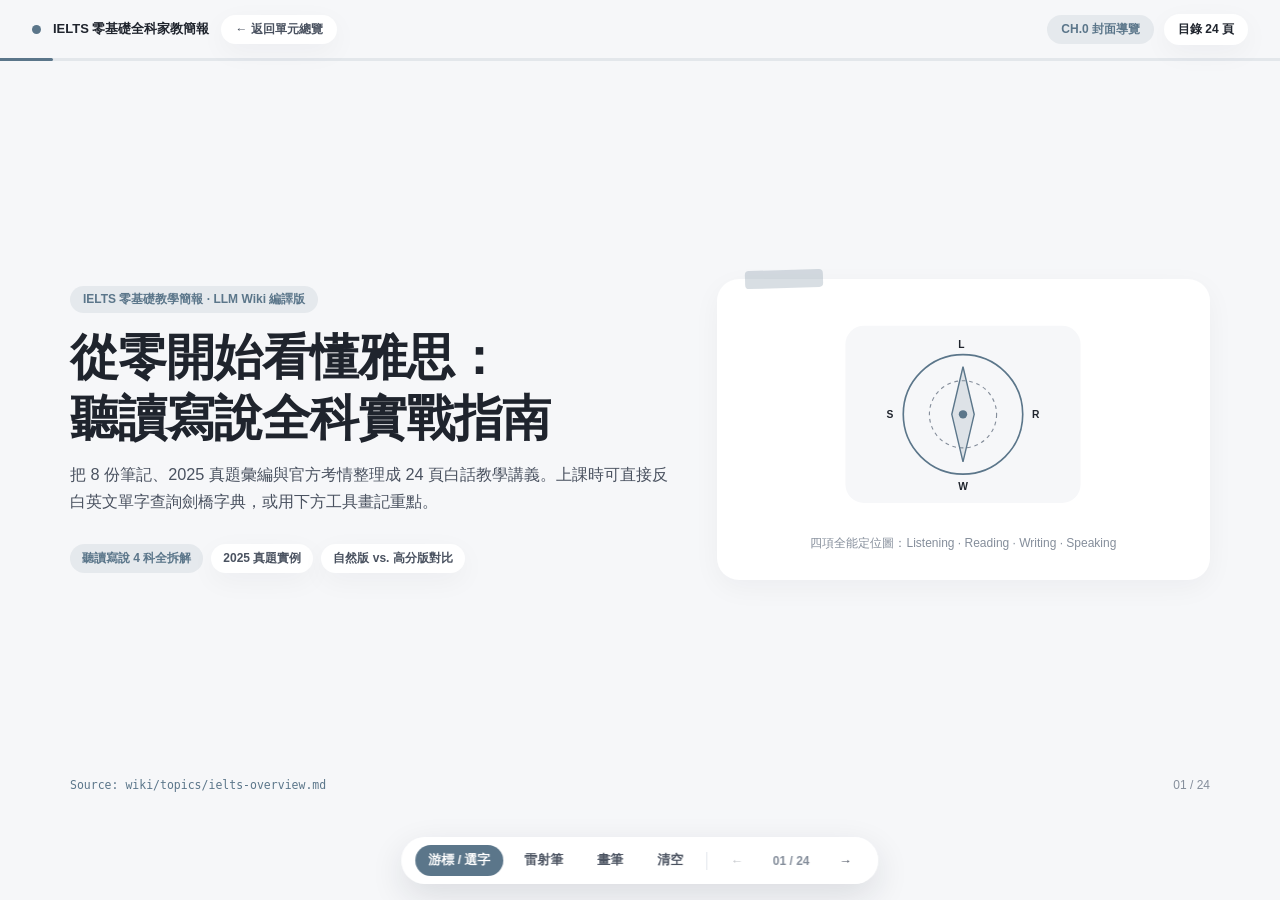
<file: ielts-wiki/slides/gallery.html>
<!DOCTYPE html>
<html lang="zh-Hant">
<head>
  <meta charset="UTF-8" />
  <meta name="viewport" content="width=device-width, initial-scale=1.0" />
  <title>IELTS 零基礎全科攻略 — 韓系簡約家教互動簡報</title>
  <style>
    :root {
      --bg-canvas: #F6F7F9;
      --bg-card: #FFFFFF;
      --bg-soft: #EEF2F5;
      --ink-primary: #1F242D;
      --ink-secondary: #4A5260;
      --ink-muted: #858E9B;
      --haze-blue: #5B768A;
      --haze-tint: rgba(91, 118, 138, 0.11);
      --shadow-soft: 0 8px 28px rgba(24, 34, 48, 0.045);
      --shadow-float: 0 12px 34px rgba(24, 34, 48, 0.12);
      --font-sans: "Plus Jakarta Sans", "Noto Sans TC", "PingFang TC", -apple-system, BlinkMacSystemFont, sans-serif;
    }

    * { box-sizing: border-box; margin: 0; padding: 0; }

    html, body {
      height: 100%;
      background: var(--bg-canvas);
      color: var(--ink-primary);
      font-family: var(--font-sans);
      -webkit-font-smoothing: antialiased;
      overflow: hidden;
    }

    .topbar {
      position: fixed;
      top: 0;
      left: 0;
      right: 0;
      height: 58px;
      padding: 0 32px;
      display: flex;
      align-items: center;
      justify-content: space-between;
      background: rgba(246, 247, 249, 0.92);
      backdrop-filter: blur(10px);
      z-index: 40;
    }

    .brand {
      display: flex;
      align-items: center;
      gap: 12px;
      font-size: 13px;
      font-weight: 700;
      color: var(--ink-primary);
    }

    .brand a {
      color: var(--ink-secondary);
      text-decoration: none;
      background: var(--bg-card);
      padding: 6px 14px;
      border-radius: 999px;
      box-shadow: var(--shadow-soft);
      font-size: 12px;
      transition: color 0.2s;
    }

    .brand a:hover { color: var(--haze-blue); }

    .brand-dot {
      width: 9px;
      height: 9px;
      border-radius: 50%;
      background: var(--haze-blue);
    }

    .topbar-right {
      display: flex;
      align-items: center;
      gap: 10px;
    }

    .chapter-pill {
      font-size: 12px;
      font-weight: 700;
      color: var(--haze-blue);
      background: var(--haze-tint);
      padding: 6px 14px;
      border-radius: 999px;
    }

    .btn-pill {
      border: none;
      background: var(--bg-card);
      color: var(--ink-primary);
      font-family: var(--font-sans);
      font-size: 12px;
      font-weight: 700;
      padding: 7px 14px;
      border-radius: 999px;
      box-shadow: var(--shadow-soft);
      cursor: pointer;
      transition: all 0.2s;
    }

    .btn-pill:hover { color: var(--haze-blue); transform: translateY(-1px); }

    .progress-track {
      position: fixed;
      top: 58px;
      left: 0;
      right: 0;
      height: 3px;
      background: rgba(91, 118, 138, 0.12);
      z-index: 40;
    }

    .progress-fill {
      height: 100%;
      width: 4.16%;
      background: var(--haze-blue);
      border-radius: 0 99px 99px 0;
      transition: width 0.35s cubic-bezier(0.22, 1, 0.36, 1);
    }

    .deck {
      position: relative;
      width: 100vw;
      height: 100vh;
      padding-top: 61px;
      padding-bottom: 84px;
    }

    .slide {
      position: absolute;
      inset: 61px 0 84px 0;
      padding: 36px 64px 24px;
      display: none;
      flex-direction: column;
      justify-content: space-between;
      overflow-y: auto;
      opacity: 0;
      transform: translateY(6px);
      transition: opacity 0.25s ease, transform 0.25s ease;
    }

    .slide.active {
      display: flex;
      opacity: 1;
      transform: translateY(0);
    }

    .slide-inner {
      max-width: 1140px;
      width: 100%;
      margin: 0 auto;
      flex: 1;
      display: flex;
      flex-direction: column;
      justify-content: center;
      position: relative;
    }

    .slide-kicker {
      display: inline-block;
      font-size: 12px;
      font-weight: 700;
      color: var(--haze-blue);
      background: var(--haze-tint);
      padding: 5px 13px;
      border-radius: 999px;
      margin-bottom: 14px;
      width: fit-content;
    }

    .slide-title {
      font-size: clamp(1.85rem, 3.1vw, 2.55rem);
      font-weight: 800;
      line-height: 1.25;
      letter-spacing: -0.02em;
      color: var(--ink-primary);
      max-width: 26ch;
      margin-bottom: 12px;
    }

    .slide-lead {
      font-size: 1.02rem;
      line-height: 1.7;
      color: var(--ink-secondary);
      max-width: 66ch;
      margin-bottom: 28px;
    }

    .grid-2-asym { display: grid; grid-template-columns: 1.2fr 0.95fr; gap: 24px; align-items: stretch; }
    .grid-2-even { display: grid; grid-template-columns: 1fr 1fr; gap: 22px; align-items: stretch; }
    .grid-3 { display: grid; grid-template-columns: repeat(3, 1fr); gap: 20px; align-items: stretch; }

    .card {
      position: relative;
      background: var(--bg-card);
      border-radius: 20px;
      padding: 26px 28px;
      box-shadow: var(--shadow-soft);
      display: flex;
      flex-direction: column;
      justify-content: space-between;
      gap: 12px;
    }

    .card-soft {
      position: relative;
      background: var(--bg-soft);
      border-radius: 20px;
      padding: 26px 28px;
      display: flex;
      flex-direction: column;
      justify-content: space-between;
      gap: 12px;
    }

    .card-memo {
      position: relative;
      background: var(--bg-card);
      border-radius: 20px;
      padding: 30px 28px 26px;
      box-shadow: var(--shadow-soft);
      display: flex;
      flex-direction: column;
      justify-content: space-between;
      gap: 12px;
    }

    .washi-tape {
      position: absolute;
      top: -9px;
      left: 28px;
      width: 78px;
      height: 18px;
      background: rgba(91, 118, 138, 0.24);
      border-radius: 4px;
      transform: rotate(-1.8deg);
      pointer-events: none;
    }

    .card-label {
      font-size: 11.5px;
      font-weight: 700;
      letter-spacing: 0.04em;
      color: var(--ink-muted);
    }

    .card-label.blue { color: var(--haze-blue); }

    .card-title {
      font-size: 1.15rem;
      font-weight: 800;
      line-height: 1.4;
      color: var(--ink-primary);
    }

    .card-body {
      font-size: 0.95rem;
      line-height: 1.65;
      color: var(--ink-secondary);
    }

    .stat-big {
      font-size: 2.6rem;
      font-weight: 800;
      line-height: 1.1;
      color: var(--haze-blue);
    }

    .list-clean {
      list-style: none;
      display: flex;
      flex-direction: column;
      gap: 10px;
    }

    .list-clean li {
      font-size: 0.94rem;
      line-height: 1.6;
      color: var(--ink-secondary);
      padding-left: 16px;
      position: relative;
    }

    .list-clean li::before {
      content: "";
      position: absolute;
      left: 0;
      top: 9px;
      width: 6px;
      height: 6px;
      border-radius: 50%;
      background: var(--haze-blue);
    }

    .quote-en {
      font-size: 0.96rem;
      line-height: 1.65;
      color: var(--ink-primary);
      background: var(--bg-soft);
      border-radius: 14px;
      padding: 16px 18px;
      font-weight: 500;
    }

    .quote-zh {
      font-size: 0.88rem;
      line-height: 1.6;
      color: var(--ink-muted);
      margin-top: 6px;
    }

    .chip-row { display: flex; flex-wrap: wrap; gap: 8px; }
    .chip {
      font-size: 12px;
      font-weight: 600;
      padding: 6px 12px;
      border-radius: 999px;
      background: var(--bg-card);
      color: var(--ink-secondary);
      box-shadow: var(--shadow-soft);
    }
    .chip.blue {
      background: var(--haze-tint);
      color: var(--haze-blue);
      box-shadow: none;
    }

    .art-frame {
      position: relative;
      background: var(--bg-card);
      border-radius: 22px;
      padding: 28px;
      box-shadow: var(--shadow-soft);
      display: flex;
      flex-direction: column;
      align-items: center;
      justify-content: center;
      gap: 14px;
    }

    .art-caption {
      font-size: 12px;
      color: var(--ink-muted);
      text-align: center;
    }

    .slide-foot {
      max-width: 1140px;
      width: 100%;
      margin: 16px auto 0;
      display: flex;
      justify-content: space-between;
      align-items: center;
      font-size: 12px;
      color: var(--ink-muted);
    }

    .source-tag {
      font-family: ui-monospace, SFMono-Regular, Menlo, monospace;
      font-size: 11.5px;
      color: var(--haze-blue);
    }

    .dock-wrap {
      position: fixed;
      bottom: 16px;
      left: 50%;
      transform: translateX(-50%);
      z-index: 60;
      display: flex;
      align-items: center;
      gap: 8px;
      background: rgba(255, 255, 255, 0.94);
      backdrop-filter: blur(12px);
      padding: 8px 14px;
      border-radius: 999px;
      box-shadow: var(--shadow-float);
    }

    .dock-btn {
      border: none;
      background: transparent;
      color: var(--ink-secondary);
      font-family: var(--font-sans);
      font-size: 12.5px;
      font-weight: 700;
      padding: 7px 13px;
      border-radius: 999px;
      cursor: pointer;
      transition: all 0.18s;
      white-space: nowrap;
    }

    .dock-btn:hover:not(:disabled) {
      background: var(--bg-soft);
      color: var(--ink-primary);
    }

    .dock-btn.active {
      background: var(--haze-blue);
      color: #FFFFFF;
    }

    .dock-btn:disabled {
      opacity: 0.35;
      cursor: not-allowed;
    }

    .dock-sep {
      width: 1px;
      height: 18px;
      background: #E2E6EC;
      margin: 0 2px;
    }

    .dock-page {
      font-size: 12px;
      font-weight: 700;
      color: var(--ink-muted);
      padding: 0 6px;
      min-width: 54px;
      text-align: center;
    }

    #drawCanvas {
      position: fixed;
      inset: 0;
      z-index: 50;
      pointer-events: none;
    }

    #drawCanvas.drawing-mode {
      pointer-events: auto;
      cursor: crosshair;
    }

    #laserDot {
      position: fixed;
      width: 16px;
      height: 16px;
      border-radius: 50%;
      background: rgba(235, 87, 87, 0.92);
      box-shadow: 0 0 14px 5px rgba(235, 87, 87, 0.45);
      pointer-events: none;
      z-index: 70;
      transform: translate(-50%, -50%);
      display: none;
    }

    #selectionBubble {
      position: fixed;
      z-index: 80;
      display: none;
      align-items: center;
      gap: 6px;
      background: #1F242D;
      color: #FFFFFF;
      padding: 6px 10px;
      border-radius: 999px;
      box-shadow: var(--shadow-float);
      transform: translate(-50%, -100%);
      margin-top: -10px;
    }

    .bubble-btn {
      border: none;
      background: transparent;
      color: #FFFFFF;
      font-family: var(--font-sans);
      font-size: 12px;
      font-weight: 600;
      padding: 4px 9px;
      border-radius: 999px;
      cursor: pointer;
      text-decoration: none;
      display: inline-flex;
      align-items: center;
      gap: 5px;
      transition: background 0.15s;
    }

    .bubble-btn:hover { background: rgba(255, 255, 255, 0.15); }

    .hl-swatch {
      width: 14px;
      height: 14px;
      border-radius: 50%;
      border: 1.5px solid rgba(255,255,255,0.6);
      cursor: pointer;
    }

    mark.hl-yellow { background: #FFF0A6; color: inherit; padding: 0 3px; border-radius: 4px; }
    mark.hl-mint { background: #D2F1E4; color: inherit; padding: 0 3px; border-radius: 4px; }
    mark.hl-blue { background: #DCE7F0; color: inherit; padding: 0 3px; border-radius: 4px; }

    .toc-overlay {
      position: fixed;
      inset: 0;
      background: rgba(31, 36, 45, 0.28);
      backdrop-filter: blur(4px);
      z-index: 90;
      display: none;
      justify-content: flex-end;
    }

    .toc-overlay.open { display: flex; }

    .toc-panel {
      width: min(420px, 92vw);
      height: 100%;
      background: var(--bg-card);
      padding: 28px 26px;
      overflow-y: auto;
      display: flex;
      flex-direction: column;
      gap: 14px;
      box-shadow: -8px 0 30px rgba(0,0,0,0.08);
    }

    .toc-header {
      display: flex;
      justify-content: space-between;
      align-items: center;
      padding-bottom: 12px;
      border-bottom: 1px solid #EEF1F5;
    }

    .toc-item {
      display: flex;
      align-items: baseline;
      gap: 12px;
      padding: 10px 12px;
      border: none;
      border-radius: 12px;
      cursor: pointer;
      text-align: left;
      background: transparent;
      width: 100%;
      font-family: var(--font-sans);
      transition: background 0.15s;
    }

    .toc-item:hover { background: var(--bg-canvas); }
    .toc-item.current { background: var(--haze-tint); }
    .toc-num { font-size: 12px; font-weight: 800; color: var(--haze-blue); min-width: 24px; }
    .toc-title { font-size: 0.9rem; font-weight: 600; color: var(--ink-primary); }

    .check-item {
      display: flex;
      align-items: flex-start;
      gap: 10px;
      font-size: 0.94rem;
      line-height: 1.55;
      color: var(--ink-secondary);
      cursor: pointer;
    }

    .check-item input {
      margin-top: 4px;
      accent-color: var(--haze-blue);
      width: 16px;
      height: 16px;
      cursor: pointer;
    }

    @media (max-width: 960px) {
      .slide { padding: 24px 20px 20px; }
      .grid-2-asym, .grid-2-even, .grid-3 { grid-template-columns: 1fr; }
      .topbar { padding: 0 18px; }
      .dock-wrap { max-width: 95vw; overflow-x: auto; padding: 8px 10px; }
    }
  </style>
</head>
<body>
  <header class="topbar">
    <div class="brand">
      <span class="brand-dot"></span>
      <span>IELTS 零基礎全科家教簡報</span>
      <a href="../home.html">← 返回單元總覽</a>
    </div>
    <div class="topbar-right">
      <span class="chapter-pill" id="chapterPill">CH.0 封面導覽</span>
      <button class="btn-pill" id="tocBtn" type="button">目錄 24 頁</button>
    </div>
  </header>

  <div class="progress-track">
    <div class="progress-fill" id="progressFill"></div>
  </div>

  <canvas id="drawCanvas"></canvas>
  <div id="laserDot"></div>

  <div id="selectionBubble">
    <span style="font-size:11px; color:#9CA3AF; padding-left:4px;">螢光筆</span>
    <button class="hl-swatch" style="background:#FFF0A6;" data-hl="hl-yellow" title="柔黃螢光筆"></button>
    <button class="hl-swatch" style="background:#D2F1E4;" data-hl="hl-mint" title="薄荷螢光筆"></button>
    <button class="hl-swatch" style="background:#DCE7F0;" data-hl="hl-blue" title="霧霾藍螢光筆"></button>
    <a id="cambridgeLink" class="bubble-btn" href="#" target="_blank" rel="noopener noreferrer" style="display:none; border-left:1px solid rgba(255,255,255,0.2); padding-left:10px;">
      查劍橋字典：<strong id="cambridgeWord"></strong> ↗
    </a>
  </div>

  <main class="deck" id="deck">
    <section class="slide active" data-ch="CH.0 封面導覽" data-title="雅思零基礎全科入門攻略">
      <div class="slide-inner">
        <div class="grid-2-asym">
          <div style="display:flex; flex-direction:column; justify-content:center;">
            <span class="slide-kicker">IELTS 零基礎教學簡報 · LLM Wiki 編譯版</span>
            <h1 class="slide-title" style="font-size:clamp(2.1rem, 3.8vw, 3.1rem);">從零開始看懂雅思：<br>聽讀寫說全科實戰指南</h1>
            <p class="slide-lead">把 8 份筆記、2025 真題彙編與官方考情整理成 24 頁白話教學講義。上課時可直接反白英文單字查詢劍橋字典，或用下方工具畫記重點。</p>
            <div class="chip-row">
              <span class="chip blue">聽讀寫說 4 科全拆解</span>
              <span class="chip">2025 真題實例</span>
              <span class="chip">自然版 vs. 高分版對比</span>
            </div>
          </div>
          <div class="art-frame">
            <div class="washi-tape"></div>
            <svg viewBox="0 0 300 230" width="100%" style="max-width:280px;" fill="none" aria-label="Korean Minimal Compass">
              <rect x="24" y="20" width="252" height="190" rx="20" fill="#F6F7F9"/>
              <circle cx="150" cy="115" r="64" stroke="#5B768A" stroke-width="1.75"/>
              <circle cx="150" cy="115" r="36" stroke="#858E9B" stroke-width="1.2" stroke-dasharray="4 4"/>
              <polygon points="150,64 162,115 150,166 138,115" fill="rgba(91,118,138,0.16)" stroke="#5B768A" stroke-width="1.5"/>
              <circle cx="150" cy="115" r="4.5" fill="#5B768A"/>
              <text x="145" y="44" fill="#1F242D" font-size="11" font-weight="700">L</text>
              <text x="224" y="119" fill="#1F242D" font-size="11" font-weight="700">R</text>
              <text x="145" y="196" fill="#1F242D" font-size="11" font-weight="700">W</text>
              <text x="68" y="119" fill="#1F242D" font-size="11" font-weight="700">S</text>
            </svg>
            <div class="art-caption">四項全能定位圖：Listening · Reading · Writing · Speaking</div>
          </div>
        </div>
      </div>
      <footer class="slide-foot"><span class="source-tag">Source: wiki/topics/ielts-overview.md</span><span>01 / 24</span></footer>
    </section>

    <section class="slide" data-ch="CH.1 初學者基礎" data-title="雅思到底在考什麼？（四科時間與題數）">
      <div class="slide-inner">
        <span class="slide-kicker">CH.1 雅思初學者必清楚的基礎知識</span>
        <h2 class="slide-title">2 小時 45 分鐘的四項全能體檢</h2>
        <p class="slide-lead">雅思把英文能力拆成「聽、讀、寫、說」四張獨立成績單，總計約 2 小時 45 分鐘。先看懂每科時間與規則，進考場就不會慌張。</p>
        <div class="grid-2-even">
          <div class="card">
            <div class="card-label blue">INPUT 接收能力（各 40 題）</div>
            <div class="card-title">Listening 聽力（約 30 分）＋ Reading 閱讀（60 分）</div>
            <ul class="list-clean">
              <li><strong>聽力 4 Parts / 40 題</strong>：音檔只播一次，含英澳紐北美多國口音，每答對 1 題得 1 分。</li>
              <li><strong>閱讀 3 篇 / 40 題</strong>：總長約 2,150–2,750 字，考驗快速定位與細節判斷。</li>
            </ul>
          </div>
          <div class="card-memo">
            <div class="washi-tape"></div>
            <div class="card-label blue">OUTPUT 輸出能力（真人評分）</div>
            <div class="card-title">Writing 寫作（60 分）＋ Speaking 口說（11–14 分）</div>
            <ul class="list-clean">
              <li><strong>寫作 2 Tasks</strong>：Task 1 圖表（20 分）＋ Task 2 申論（40 分），<strong>Task 2 佔分是 Task 1 的兩倍</strong>。</li>
              <li><strong>口說 3 Parts</strong>：與真人考官一對一面談，從日常聊天一路延伸到抽象討論。</li>
            </ul>
          </div>
        </div>
      </div>
      <footer class="slide-foot"><span class="source-tag">Source: wiki/topics/ielts-beginner-basics.md</span><span>02 / 24</span></footer>
    </section>

    <section class="slide" data-ch="CH.1 初學者基礎" data-title="0–9 分制（Band Score）怎麼看懂？">
      <div class="slide-inner">
        <span class="slide-kicker">CH.1 雅思初學者必清楚的基礎知識</span>
        <h2 class="slide-title">不是 100 分制：0–9 分（Band）白話對照</h2>
        <p class="slide-lead">雅思總分是四科平均後四捨五入到「整數或 0.5 分」（例如 6.5 或 7.0）。看懂目標分數代表什麼程度，準備才更有方向。</p>
        <div class="grid-3">
          <div class="card">
            <div class="stat-big">5.5</div>
            <div class="card-title">Modest 基礎可用</div>
            <p class="card-body">在熟悉的日常情境能聽懂大意、表達基本想法，但文法與用字仍會出現較多明顯失誤。</p>
          </div>
          <div class="card-memo">
            <div class="washi-tape"></div>
            <div class="stat-big">6.5</div>
            <div class="card-title">Competent 有效溝通</div>
            <p class="card-body">多數大學與部分碩士的入門門檻。偶爾有小錯或不精準，但整體溝通順暢、能看懂複雜文章。</p>
          </div>
          <div class="card">
            <div class="stat-big">7.0+</div>
            <div class="card-title">Good 研究所常見目標</div>
            <p class="card-body">能流暢處理複雜論證與精細語意，偶有小失誤不影響理解，是申請頂尖研究所的黃金目標線。</p>
          </div>
        </div>
      </div>
      <footer class="slide-foot"><span class="source-tag">Source: wiki/topics/ielts-beginner-basics.md</span><span>03 / 24</span></footer>
    </section>

    <section class="slide" data-ch="CH.1 初學者基礎" data-title="Academic 學術組 vs. General Training 一般組">
      <div class="slide-inner">
        <span class="slide-kicker">CH.1 雅思初學者必清楚的基礎知識</span>
        <h2 class="slide-title">要報哪一組？先看考試目的</h2>
        <p class="slide-lead">兩組別的「聽力」與「口說」考題完全一樣，差別只在「閱讀」和「寫作」的題材方向。</p>
        <div class="grid-2-asym">
          <div class="card-memo">
            <div class="washi-tape"></div>
            <div class="card-label blue">多數學生與留學首選</div>
            <div class="card-title">IELTS Academic（學術組）</div>
            <ul class="list-clean">
              <li><strong>適用對象</strong>：申請國外大學、研究所或專業執照（如醫護）。</li>
              <li><strong>閱讀取材</strong>：學術期刊、報章雜誌與研究文章。</li>
              <li><strong>寫作 Task 1</strong>：客觀分析統計圖表、流程圖或地圖變遷。</li>
            </ul>
          </div>
          <div class="card-soft">
            <div class="card-label">移民與海外工作</div>
            <div class="card-title">General Training（一般訓練組）</div>
            <ul class="list-clean">
              <li><strong>適用對象</strong>：技術移民（澳、加、紐、英）或海外工作簽證。</li>
              <li><strong>閱讀取材</strong>：生活公告、租屋合約、公司手冊與日常文章。</li>
              <li><strong>寫作 Task 1</strong>：依情境撰寫一封書信（投訴、邀請或申請信）。</li>
            </ul>
          </div>
        </div>
      </div>
      <footer class="slide-foot"><span class="source-tag">Source: wiki/topics/ielts-beginner-basics.md</span><span>04 / 24</span></footer>
    </section>

    <section class="slide" data-ch="CH.1 初學者基礎" data-title="電腦考 vs. 紙筆考 vs. 線上考">
      <div class="slide-inner">
        <span class="slide-kicker">CH.1 雅思初學者必清楚的基礎知識</span>
        <h2 class="slide-title">考試形式怎麼選？電腦考最快 1–2 天出分</h2>
        <p class="slide-lead">無論選哪一種方式，計分標準與考題難度都完全一致；差別在於作答手感與成績出爐速度。</p>
        <div class="grid-3">
          <div class="card-memo">
            <div class="washi-tape"></div>
            <div class="card-label blue">最推薦主流</div>
            <div class="card-title">IELTS on computer（考場電腦考）</div>
            <p class="card-body">聽讀寫用電腦作答（可用 <strong>Ctrl+C / Ctrl+V</strong> 與螢幕畫記、寫作自動算字數），口說仍為考場真人面談，<strong>1–2 天出分</strong>。</p>
          </div>
          <div class="card">
            <div class="card-label">手寫習慣選項</div>
            <div class="card-title">Paper / Writing on Paper</div>
            <p class="card-body">官方正逐步全面轉向電腦化；部分考區提供「電腦讀題＋紙筆手寫寫作」過渡選項，成績效度完全相同。</p>
          </div>
          <div class="card">
            <div class="card-label">居家遠端</div>
            <div class="card-title">IELTS Online（線上考）</div>
            <p class="card-body">僅限 Academic，口說改為與真人考官視訊，<strong>6–8 天出分</strong>。報名前務必先確認目標學校是否採認線上成績。</p>
          </div>
        </div>
      </div>
      <footer class="slide-foot"><span class="source-tag">Source: wiki/topics/ielts-beginner-basics.md</span><span>05 / 24</span></footer>
    </section>

    <section class="slide" data-ch="CH.2 聽力地圖攻略" data-title="為什麼聽力要先攻「地圖題」？">
      <div class="slide-inner">
        <span class="slide-kicker">CH.2 聽力地圖題攻略</span>
        <h2 class="slide-title">出題率 29.17% 的送分門票：Part 2 地圖題</h2>
        <p class="slide-lead">地圖題就像「拿著空白的園遊會平面圖，邊聽廣播導覽邊填空」。只要先抓到起點與轉彎方向，就能穩拿一整組分數。</p>
        <div class="grid-2-asym">
          <div class="card">
            <div class="card-label blue">劍橋 C4–C15 統計實證</div>
            <div class="stat-big">14 / 48</div>
            <div class="card-title">每 3–4 場考試就出現 1 次，集中於 Part 2</div>
            <ul class="list-clean">
              <li><strong>室內型</strong>：鎖定左右上下（L/R/U/D）、參照物與門的朝向。</li>
              <li><strong>區域 / 街區型</strong>：鎖定東南西北方向標、路名、交叉點與 Starting Point。</li>
            </ul>
          </div>
          <div class="art-frame">
            <div class="washi-tape"></div>
            <svg viewBox="0 0 280 200" width="100%" style="max-width:250px;" fill="none" aria-label="Map Route SVG">
              <rect x="16" y="16" width="248" height="168" rx="16" fill="#F6F7F9"/>
              <rect x="40" y="38" width="58" height="40" rx="8" fill="#FFFFFF" stroke="#858E9B" stroke-width="1.2"/>
              <rect x="180" y="38" width="58" height="40" rx="8" fill="rgba(91,118,138,0.14)" stroke="#5B768A" stroke-width="1.5"/>
              <path d="M69 156 L69 108 L209 108 L209 78" stroke="#5B768A" stroke-width="2" stroke-dasharray="5 4"/>
              <circle cx="69" cy="156" r="4.5" fill="#1F242D"/>
              <circle cx="209" cy="78" r="4.5" fill="#5B768A"/>
              <text x="42" y="172" fill="#1F242D" font-size="9.5" font-weight="700">MAIN ENTRANCE</text>
              <text x="195" y="62" fill="#5B768A" font-size="9.5" font-weight="700">SHOP</text>
            </svg>
            <div class="art-caption">開播前先圈出「起點」與「方向標」，動線就不會迷路</div>
          </div>
        </div>
      </div>
      <footer class="slide-foot"><span class="source-tag">Source: wiki/topics/listening-map.md</span><span>06 / 24</span></footer>
    </section>

    <section class="slide" data-ch="CH.2 聽力地圖攻略" data-title="考官固定句型與高頻方位詞庫">
      <div class="slide-inner">
        <span class="slide-kicker">CH.2 聽力地圖題攻略</span>
        <h2 class="slide-title">聽懂考官的「三段式報路公式」</h2>
        <p class="slide-lead">地圖題音檔幾乎都照著 <strong>「目標名稱 ＋ 方位動線 ＋ 補充介紹」</strong> 的節奏唸給你聽，最後一句的補充常是用來確認答案的雙重保險。</p>
        <div class="grid-2-even">
          <div class="card-memo">
            <div class="washi-tape"></div>
            <div class="card-label blue">課堂真題原句拆解（試著反白英文單字查字典）</div>
            <div class="quote-en">"And finally the shop. It’s actually inside one of the towers, but the way in is from the outside. Just take the first left after the main entrance, go down the path and take the first right. It’s got some lovely gifts and souvenirs."</div>
            <p class="quote-zh">先點出目標（the shop）→ 給動線（大門後第一個左轉 → 沿路第一個右轉）→ 用禮物紀念品收尾確認。</p>
          </div>
          <div class="card">
            <div class="card-label blue">必背高頻方位詞庫</div>
            <ul class="list-clean">
              <li><strong>行進動詞</strong>：go straight / along / towards / across / through / past</li>
              <li><strong>位置關係</strong>：opposite / face（對面）、adjoin（緊鄰）</li>
              <li><strong>轉彎與通道</strong>：sharp bend（急轉彎）、corridor（走廊）、side entrance（側門）</li>
              <li><strong>道路名詞</strong>：branch off / lead to、footpath / pavement</li>
            </ul>
          </div>
        </div>
      </div>
      <footer class="slide-foot"><span class="source-tag">Source: wiki/topics/listening-map.md</span><span>07 / 24</span></footer>
    </section>

    <section class="slide" data-ch="CH.2 聽力地圖攻略" data-title="為什麼總是漏聽？精聽訓練與三大失分拆解">
      <div class="slide-inner">
        <span class="slide-kicker">CH.2 聽力地圖題攻略</span>
        <h2 class="slide-title">聽力不是聽越多越有效：精聽才抓得出盲點</h2>
        <p class="slide-lead">很多新手每天播英文 Podcast 卻沒進步，因為「泛聽」只會讓你習慣背景音。要針對失分原因做「精聽」才能真正提分。</p>
        <div class="grid-2-even">
          <div class="card-soft">
            <div class="card-label">NG 做法：盲目刷題與泛聽</div>
            <div class="card-title">聽不懂就看解答，下次依然漏聽</div>
            <p class="card-body">漏聽通常來自三大原因：<strong>(1) 單字發音不熟</strong>（看懂字但聽不出來）、<strong>(2) 連音與弱讀</strong>、<strong>(3) 長難句反應不及</strong>。</p>
          </div>
          <div class="card-memo">
            <div class="washi-tape"></div>
            <div class="card-label blue">高分做法：精聽 ＋ 語料庫</div>
            <div class="card-title">王陸語料庫目標辨識率 70%–80%+</div>
            <p class="card-body">反覆聽寫錯題句，專門抓出連音與拼字反應速度；搭配考前 30 秒先圈圖上地標，把被動聽音檔變成主動等答案。</p>
          </div>
        </div>
      </div>
      <footer class="slide-foot"><span class="source-tag">Source: wiki/topics/listening-map.md</span><span>08 / 24</span></footer>
    </section>

    <section class="slide" data-ch="CH.3 閱讀入門概覽" data-title="60 分鐘 3 篇長文怎麼寫得完？">
      <div class="slide-inner">
        <span class="slide-kicker">CH.3 閱讀入門概覽</span>
        <h2 class="slide-title">閱讀不是從頭唸到尾：60 分鐘節奏分配</h2>
        <p class="slide-lead">學術組閱讀總長超過 2,150 字、共 40 題，平均每篇只有 20 分鐘。新手一定要用「先看題、再掃讀定位」取代逐字精讀。</p>
        <div class="grid-2-asym">
          <div class="card-memo">
            <div class="washi-tape"></div>
            <div class="card-label blue">考場實戰節奏</div>
            <div class="card-title">三篇文章難度遞增：15 + 20 + 25 分鐘</div>
            <ul class="list-clean">
              <li><strong>Passage 1（約 15 分）</strong>：題材最親民，搶分必拿穩。</li>
              <li><strong>Passage 2（約 20 分）</strong>：開始出現段落配對與推論。</li>
              <li><strong>Passage 3（約 25 分）</strong>：學術論證最密集，預留較多時間。</li>
            </ul>
          </div>
          <div class="card">
            <div class="card-label">新手破題鐵則</div>
            <div class="card-title">細節題多數「依文章順序出現」</div>
            <p class="card-body">填空題與是非題的答案通常照段落順序排列！找到第 1 題的位置後，第 2 題一定在它後面，不用整篇重頭找。</p>
          </div>
        </div>
      </div>
      <footer class="slide-foot"><span class="source-tag">Source: wiki/topics/ielts-beginner-basics.md</span><span>09 / 24</span></footer>
    </section>

    <section class="slide" data-ch="CH.3 閱讀入門概覽" data-title="新手最常踩雷的閱讀題型與字數鐵則">
      <div class="slide-inner">
        <span class="slide-kicker">CH.3 閱讀入門概覽</span>
        <h2 class="slide-title">看懂三種高頻題型＋字數紅線</h2>
        <p class="slide-lead">閱讀答案「必須直接來自原文單字」，千萬不要自己改寫同義詞填進空格，也別忽略粗體字數上限。</p>
        <div class="grid-3">
          <div class="card">
            <div class="card-label blue">是非判斷</div>
            <div class="card-title">True / False / Not Given</div>
            <p class="card-body"><strong>False</strong> 是「原文明確相反」；<strong>Not Given</strong> 是「原文根本沒提」，切忌自己腦補常識判斷。</p>
          </div>
          <div class="card">
            <div class="card-label blue">大意配對</div>
            <div class="card-title">Matching Headings</div>
            <p class="card-body">替每段選小標題。重點讀每一段的<strong>第一句與最後一句</strong>，以及轉折詞（However）後的主旨。</p>
          </div>
          <div class="card-memo">
            <div class="washi-tape"></div>
            <div class="card-label blue">填空字數鐵則</div>
            <div class="card-title">NO MORE THAN TWO WORDS</div>
            <p class="card-body">多寫一個字直接零分！注意：連字號單字如 <strong>check-in 算 1 個字</strong>，數字可寫阿拉伯數字。</p>
          </div>
        </div>
      </div>
      <footer class="slide-foot"><span class="source-tag">Source: wiki/topics/ielts-beginner-basics.md</span><span>10 / 24</span></footer>
    </section>

    <section class="slide" data-ch="CH.4 寫作 Task 1" data-title="20 分鐘 150 字：不寫個人意見的客觀圖表報告">
      <div class="slide-inner">
        <span class="slide-kicker">CH.4 寫作 Task 1 小作文攻略</span>
        <h2 class="slide-title">Task 1 就像幫主管寫一份「150 字圖表快報」</h2>
        <p class="slide-lead">小作文佔寫作總分 1/3，建議嚴格控制在 <strong>20 分鐘內寫完</strong>。它不考你「為什麼」，只考你能不能客觀挑出最大趨勢與關鍵數字。</p>
        <div class="grid-2-asym">
          <div class="card">
            <div class="card-label blue">2025 實考六大圖表類型</div>
            <ul class="list-clean">
              <li><strong>數據類</strong>：折線圖（Line）、柱狀圖（Bar）、表格（Table）、混合圖（Bar + Pie）。</li>
              <li><strong>非數據類</strong>：流程圖（Process，如製作果醬 6 步）、平面地圖變遷（Map，如宿舍改建）。</li>
            </ul>
          </div>
          <div class="art-frame">
            <div class="washi-tape"></div>
            <svg viewBox="0 0 280 170" width="100%" style="max-width:250px;" fill="none" aria-label="Task 1 Chart SVG">
              <rect x="12" y="12" width="256" height="146" rx="14" fill="#F6F7F9"/>
              <line x1="34" y1="136" x2="246" y2="136" stroke="#858E9B" stroke-width="1.3"/>
              <line x1="34" y1="30" x2="34" y2="136" stroke="#858E9B" stroke-width="1.3"/>
              <polyline points="46,118 96,98 146,104 196,54 236,40" stroke="#5B768A" stroke-width="2.2"/>
              <polyline points="46,78 96,86 146,68 196,90 236,110" stroke="#858E9B" stroke-width="1.5" stroke-dasharray="4 4"/>
              <circle cx="236" cy="40" r="4" fill="#5B768A"/>
              <text x="184" y="32" fill="#5B768A" font-size="9.5" font-weight="700">OVERVIEW</text>
            </svg>
            <div class="art-caption">只寫「誰最高、誰暴漲、誰反轉」，不猜測背後原因</div>
          </div>
        </div>
      </div>
      <footer class="slide-foot"><span class="source-tag">Source: wiki/topics/writing-task1.md</span><span>11 / 24</span></footer>
    </section>

    <section class="slide" data-ch="CH.4 寫作 Task 1" data-title="四段式骨幹＋全篇靈魂 Overview">
      <div class="slide-inner">
        <span class="slide-kicker">CH.4 寫作 Task 1 小作文攻略</span>
        <h2 class="slide-title">沒有 Overview（總趨勢段），寫作很難過 6 分</h2>
        <p class="slide-lead">考官批改 Task 1 第一眼會找你的 Overview。把「總結大趨勢」放在第二段，就能確保結構清晰不失分。</p>
        <div class="grid-3">
          <div class="card">
            <div class="card-label">第 1 段 · 1–2 句</div>
            <div class="card-title">Introduction 改寫題目</div>
            <p class="card-body">用 illustrate / demonstrate / reflect 替換題目的 show，並改寫時間與對象，切忌整句照抄。</p>
          </div>
          <div class="card-memo">
            <div class="washi-tape"></div>
            <div class="card-label blue">第 2 段 · 全篇靈魂</div>
            <div class="card-title">Overview 整體總覽</div>
            <p class="card-body"><strong>不放具體數字！</strong>只用兩句話點出：整體誰最高／最低，以及前後期間最明顯的上升或下降趨勢。</p>
          </div>
          <div class="card">
            <div class="card-label">第 3–4 段 · 數據證據</div>
            <div class="card-title">Details 分組比較</div>
            <p class="card-body">將數據分成「高組 vs. 低組」或「前半段 vs. 後半段」，挑出極值與交叉點精準引用數字。</p>
          </div>
        </div>
      </div>
      <footer class="slide-foot"><span class="source-tag">Source: wiki/topics/writing-task1.md</span><span>12 / 24</span></footer>
    </section>

    <section class="slide" data-ch="CH.4 寫作 Task 1" data-title="2025 動態圖表高分替換詞與對比句型">
      <div class="slide-inner">
        <span class="slide-kicker">CH.4 寫作 Task 1 小作文攻略</span>
        <h2 class="slide-title">告別萬年 increase：讓數據描述瞬間升級</h2>
        <p class="slide-lead">2025 真題如「1961–2013 肉類消耗」或「2006–2013 醫療支出」，只要換掉單調的上升下降動詞，字彙分數立刻拉開。</p>
        <div class="grid-2-even">
          <div class="card-soft">
            <div class="card-label">NG 寫法：流水帳＋單調動詞</div>
            <div class="quote-en" style="background:#FFFFFF;">"Meat consumption increased a lot from 1961 to 2013. Health spending also increased. Train delays decreased."</div>
            <p class="quote-zh">動詞重複 increase / decrease，且缺乏程度副詞與高低組對比。</p>
          </div>
          <div class="card-memo">
            <div class="washi-tape"></div>
            <div class="card-label blue">高分寫法：精準動詞 ＋ 伴隨對比</div>
            <ul class="list-clean">
              <li><strong>劇烈上升</strong>：rocket / surge / soar / double</li>
              <li><strong>劇烈下降</strong>：plummet / plunge / slip dramatically / halve</li>
              <li><strong>高級對比</strong>：conversely、far outweighs、with + N + V-ing</li>
            </ul>
          </div>
        </div>
      </div>
      <footer class="slide-foot"><span class="source-tag">Source: wiki/topics/writing-task1.md</span><span>13 / 24</span></footer>
    </section>

    <section class="slide" data-ch="CH.4 寫作 Task 1" data-title="2025 流程圖與平面地圖變遷真題拆解">
      <div class="slide-inner">
        <span class="slide-kicker">CH.4 寫作 Task 1 小作文攻略</span>
        <h2 class="slide-title">沒數字怎麼寫？2025 流程圖與宿舍地圖真題</h2>
        <p class="slide-lead">遇到沒百分比的非數據題別慌張！2025 年考出「水泥帆布 / 果醬製作」與「學生宿舍改造」，解法就是<strong>順序詞＋被動語態</strong>。</p>
        <div class="grid-2-even">
          <div class="card">
            <div class="card-label blue">2025 流程圖實戰（Process）</div>
            <div class="card-title">Concrete Canvas (8 步) &amp; Making Jam (6 步)</div>
            <ul class="list-clean">
              <li><strong>順序連接詞</strong>：preliminary stage → in the subsequent stage → the final stage</li>
              <li><strong>必用文法</strong>：大量使用現在簡單式被動語態（如 is heated / is mixed）。</li>
            </ul>
          </div>
          <div class="card-memo">
            <div class="washi-tape"></div>
            <div class="card-label blue">2025 地圖變遷實戰（Floor Plan）</div>
            <div class="card-title">學生宿舍改造（2010 vs. Now）</div>
            <ul class="list-clean">
              <li><strong>聚焦空間變化</strong>：原本的客廳與花園被改建為額外臥室、套房衛浴（en-suite）與停車位。</li>
              <li><strong>關鍵動詞</strong>：was converted into / was replaced by / expanded。</li>
            </ul>
          </div>
        </div>
      </div>
      <footer class="slide-foot"><span class="source-tag">Source: wiki/topics/writing-task1.md</span><span>14 / 24</span></footer>
    </section>

    <section class="slide" data-ch="CH.5 寫作 Task 2" data-title="40 分鐘 250 字：決定寫作分數 2/3 的主戰場">
      <div class="slide-inner">
        <span class="slide-kicker">CH.5 寫作 Task 2 大作文申論題攻略</span>
        <h2 class="slide-title">Task 2 佔寫作 2/3 總分：40 分鐘先寫它也行</h2>
        <p class="slide-lead">大作文是一篇至少 250 字的英文議論文。根據 2025 上半年範文統計，穩拿高分的黃金字數落在 <strong>258–375 字</strong>之間，重點在邏輯清楚而非盲目飆字數。</p>
        <div class="grid-3">
          <div class="card-memo">
            <div class="washi-tape"></div>
            <div class="stat-big">2x</div>
            <div class="card-title">雙倍計分權重</div>
            <p class="card-body">官方規定 Task 2 佔寫作總分比重為 Task 1 的兩倍，沒寫完 Task 2 會直接重傷總分。</p>
          </div>
          <div class="card">
            <div class="stat-big">40m</div>
            <div class="card-title">黃金時間分配</div>
            <p class="card-body">前 5 分鐘審題列大綱、中間 30 分鐘寫作、最後 5 分鐘檢查主詞動詞與拼字。</p>
          </div>
          <div class="card">
            <div class="stat-big">260+</div>
            <div class="card-title">2025 範文字數區間</div>
            <p class="card-body">2025 真題範文多在 258–375 字之間，超過 250 字門檻後，論證深度比長度更重要。</p>
          </div>
        </div>
      </div>
      <footer class="slide-foot"><span class="source-tag">Source: wiki/topics/writing-task2.md</span><span>15 / 24</span></footer>
    </section>

    <section class="slide" data-ch="CH.5 寫作 Task 2" data-title="最穩定的四段式結構＋PEEL 論證推進法">
      <div class="slide-inner">
        <span class="slide-kicker">CH.5 寫作 Task 2 大作文申論題攻略</span>
        <h2 class="slide-title">四段式結構＋每段只講透一個論點（PEEL）</h2>
        <p class="slide-lead">新手最常犯的錯是「一段塞進三個理由，每個都只有一句話」。用 <strong>PEEL 公式</strong>把一個理由寫深，字數自然輕鬆超過 260 字。</p>
        <div class="grid-2-asym">
          <div class="card">
            <div class="card-label blue">四段式標準配置</div>
            <ul class="list-clean">
              <li><strong>Intro 開頭</strong>：改寫題目背景 ＋ 直接亮出你的立場。</li>
              <li><strong>Body 1 主體一</strong>：支持立場的核心論點（套用 PEEL）。</li>
              <li><strong>Body 2 主體二</strong>：第二個論點，或回應反方觀點再轉折。</li>
              <li><strong>Conclusion 結論</strong>：換句話說重申立場（不拋新論點）。</li>
            </ul>
          </div>
          <div class="card-memo">
            <div class="washi-tape"></div>
            <div class="card-label blue">主體段四步推進：PEEL</div>
            <ul class="list-clean">
              <li><strong>P — Point</strong>：第一句直接講清楚這段的核心主張。</li>
              <li><strong>E — Explain</strong>：為什麼會這樣？解釋因果連鎖。</li>
              <li><strong>E — Example</strong>：舉一個具體社會現象或生活案例。</li>
              <li><strong>L — Link</strong>：收尾扣回題目立場，不偏題。</li>
            </ul>
          </div>
        </div>
      </div>
      <footer class="slide-foot"><span class="source-tag">Source: wiki/topics/writing-task2.md</span><span>16 / 24</span></footer>
    </section>

    <section class="slide" data-ch="CH.5 寫作 Task 2" data-title="2025 五大高頻母題地圖">
      <div class="slide-inner">
        <span class="slide-kicker">CH.5 寫作 Task 2 大作文申論題攻略</span>
        <h2 class="slide-title">2025 上半年都在考這五大母題</h2>
        <p class="slide-lead">分析 2025 年 1–7 月大作文真題，題目雖然千變萬化，但背後其實集中在五個反覆出現的核心議題，先備好這五類例子就能以一擋十。</p>
        <div class="grid-2-even">
          <div class="card">
            <div class="card-label blue">社會與生活類</div>
            <ul class="list-clean">
              <li><strong>環保與都市</strong>：快時尚污染（344 字）、都市人口膨脹（301 字）、野生動物保護。</li>
              <li><strong>文化與政策</strong>：古蹟保存（258 字）、美術館參觀下降、發展中國家旅遊。</li>
              <li><strong>職場與金錢</strong>：頻繁換工作（375 字）、高薪導向工作、金錢 vs. 禮物。</li>
            </ul>
          </div>
          <div class="card">
            <div class="card-label blue">教育與科技類</div>
            <ul class="list-clean">
              <li><strong>教育與教養</strong>：商科 vs. 歷史（269 字）、道德 vs. 學科、電腦技能與兒童自由度。</li>
              <li><strong>科技與媒體</strong>：現代通訊科技（335 字）、暴力電玩電影、媒體好消息比例。</li>
            </ul>
          </div>
        </div>
      </div>
      <footer class="slide-foot"><span class="source-tag">Source: wiki/topics/writing-task2.md</span><span>17 / 24</span></footer>
    </section>

    <section class="slide" data-ch="CH.5 寫作 Task 2" data-title="實戰對比：空泛口號 NG 版 vs. PEEL 高分版">
      <div class="slide-inner">
        <span class="slide-kicker">CH.5 寫作 Task 2 大作文申論題攻略</span>
        <h2 class="slide-title">實戰對比：以 2025「快時尚與環境」真題為例</h2>
        <p class="slide-lead">同樣要表達「快時尚傷害環境」，看看空泛口號和 PEEL 邏輯推演在考官眼裡的差距。</p>
        <div class="grid-2-even">
          <div class="card-soft">
            <div class="card-label">NG 寫法：空泛口號（只有結論沒有推論）</div>
            <div class="quote-en" style="background:#FFFFFF;">"Fast fashion is very bad for the environment because people buy too many clothes. Therefore, governments and companies should stop it immediately."</div>
            <p class="quote-zh">問題：沒有說明「怎麼傷害環境」，也沒有具體機制或例子，論證薄弱難過 6 分。</p>
          </div>
          <div class="card-memo">
            <div class="washi-tape"></div>
            <div class="card-label blue">高分寫法：PEEL 因果鏈（344 字範文邏輯）</div>
            <ul class="list-clean">
              <li><strong>Point</strong>：低價快時尚加速衣物汰換，製造巨量資源浪費。</li>
              <li><strong>Explain</strong>：合成纖維難以自然分解，且染整過程消耗大量水資源。</li>
              <li><strong>Example</strong>：每季過時即被丟棄的平價服飾最終大量進入掩埋場。</li>
            </ul>
          </div>
        </div>
      </div>
      <footer class="slide-foot"><span class="source-tag">Source: wiki/topics/writing-task2.md</span><span>18 / 24</span></footer>
    </section>

    <section class="slide" data-ch="CH.6 口說全攻略" data-title="Part 1 日常閒聊（4–5 分鐘）十大題型萬用公式">
      <div class="slide-inner">
        <span class="slide-kicker">CH.6 口說 Part 1–3 全攻略</span>
        <h2 class="slide-title">Part 1 不用背稿：辨識問句就套「3–4 句公式」</h2>
        <p class="slide-lead">Part 1 就像跟新朋友聊生活（家鄉、宿舍、耳機）。最怕只答 Yes/No 就冷場，只要抓出題型開頭，照模組接 3–4 句就穩了。</p>
        <div class="grid-3">
          <div class="card-memo">
            <div class="washi-tape"></div>
            <div class="card-label blue">喜好型 Preference</div>
            <div class="card-title">Do you like...?</div>
            <p class="card-body">直接回答 + 原因 + 頻率 + 共同對象/地點 + 小回憶。順著講滿 20 秒不卡頓。</p>
          </div>
          <div class="card">
            <div class="card-label blue">比較型 Compare</div>
            <div class="card-title">A vs. B（如高雄 vs 台北）</div>
            <p class="card-body">整體結論 + 講 A 的特色 + 轉折講 B 的對比。用個人真實經驗最有說服力。</p>
          </div>
          <div class="card">
            <div class="card-label blue">假設型 Prediction</div>
            <div class="card-title">Would you...?</div>
            <p class="card-body">直接表態 + If it happened（如果真的發生會怎樣），自然帶出假設語氣加分。</p>
          </div>
        </div>
      </div>
      <footer class="slide-foot"><span class="source-tag">Source: wiki/topics/speaking-part1-part2.md</span><span>19 / 24</span></footer>
    </section>

    <section class="slide" data-ch="CH.6 口說全攻略" data-title="Part 1 實戰升級對比：耳機題「自然版 vs. 高分版」">
      <div class="slide-inner">
        <span class="slide-kicker">CH.6 口說 Part 1–3 全攻略</span>
        <h2 class="slide-title">不用背艱深單字：換 3 個地道片語就升級</h2>
        <p class="slide-lead">以 <strong>Part 1 耳機題（Headphones）</strong>為例，保留原本自然的想法，只替換關鍵片語就能讓考官眼睛一亮（試著反白 fatigued 查劍橋字典）。</p>
        <div class="grid-2-even">
          <div class="card-soft">
            <div class="card-label">自然順口版（入門好記）</div>
            <div class="quote-en" style="background:#FFFFFF;">"I wear headphones every day because it is quiet and helps me focus on studying, and soft ear pads feel comfortable."</div>
            <p class="quote-zh">意思完全清楚，但 quiet / helps me / comfortable 屬於基礎字彙。</p>
          </div>
          <div class="card-memo">
            <div class="washi-tape"></div>
            <div class="card-label blue">高分進階版（地道片語替換）</div>
            <ul class="list-clean">
              <li><strong>it is quiet</strong> → block out the hustle and bustle of the city</li>
              <li><strong>helps me</strong> → a total game-changer / boosts my mood</li>
              <li><strong>comfortable</strong> → well-padded，避免耳朵感到 fatigued</li>
            </ul>
          </div>
        </div>
      </div>
      <footer class="slide-foot"><span class="source-tag">Source: wiki/topics/speaking-part1-part2.md</span><span>20 / 24</span></footer>
    </section>

    <section class="slide" data-ch="CH.6 口說全攻略" data-title="Part 2 獨白：三段式故事弧＋六大細節擴寫器">
      <div class="slide-inner">
        <span class="slide-kicker">CH.6 口說 Part 1–3 全攻略</span>
        <h2 class="slide-title">Part 2 別講流水帳：用「轉折故事弧」撐滿 2 分鐘</h2>
        <p class="slide-lead">考官會給你一張主題卡（人物/事件/地點/物品），準備 1 分鐘後獨白 1–2 分鐘。有「反差轉折」的故事比平鋪直敘更容易拿高分。</p>
        <div class="grid-2-asym">
          <div class="card-memo">
            <div class="washi-tape"></div>
            <div class="card-label blue">三段式故事弧＋教材經典反差案例</div>
            <div class="card-title">Beginning → Plot（轉折）→ Ending</div>
            <p class="card-body">教材示範「咖啡廳阿姨」：開頭先寫她表情嚴肅、讓人緊張（Background）；轉折是她最後卻悄悄多送你一塊<strong>草莓蛋糕（strawberry cake）</strong>；收尾講自己的感動與收穫（Summary + Feeling + Gain）。</p>
          </div>
          <div class="art-frame">
            <svg viewBox="0 0 280 170" width="100%" style="max-width:250px;" fill="none" aria-label="Story Arc SVG">
              <rect x="12" y="12" width="256" height="146" rx="14" fill="#F6F7F9"/>
              <path d="M28 130 Q95 126 140 58 T252 44" stroke="#5B768A" stroke-width="2.2" fill="none"/>
              <circle cx="28" cy="130" r="4.5" fill="#1F242D"/>
              <circle cx="140" cy="58" r="5" fill="#5B768A"/>
              <circle cx="252" cy="44" r="4.5" fill="#1F242D"/>
              <text x="20" y="146" fill="#1F242D" font-size="9.5" font-weight="700">BEGINNING</text>
              <text x="112" y="44" fill="#5B768A" font-size="9.5" font-weight="700">PLOT TWIST</text>
              <text x="208" y="30" fill="#1F242D" font-size="9.5" font-weight="700">ENDING</text>
            </svg>
            <div class="art-caption">六大細節擴寫器：背景、環境、對話、心理、動作、表情</div>
          </div>
        </div>
      </div>
      <footer class="slide-foot"><span class="source-tag">Source: wiki/topics/speaking-part1-part2.md</span><span>21 / 24</span></footer>
    </section>

    <section class="slide" data-ch="CH.6 口說全攻略" data-title="Part 2 四階段記憶關鍵字＋Part 3 抽象延伸">
      <div class="slide-inner">
        <span class="slide-kicker">CH.6 口說 Part 1–3 全攻略</span>
        <h2 class="slide-title">考場 1 分鐘寫 4 個字，接著順進 Part 3 討論</h2>
        <p class="slide-lead">準備時間只有 60 秒，千萬別寫完整句子！只寫 4 個觸發詞就能講完 Part 2；講完後 Part 3 會把話題拉高到社會與世代層面。</p>
        <div class="grid-2-even">
          <div class="card-memo">
            <div class="washi-tape"></div>
            <div class="card-label blue">Part 2 四階段關鍵字（炒飯小弟案例）</div>
            <ul class="list-clean">
              <li><strong>Where</strong>：巷口常去的炒飯店</li>
              <li><strong>Contrast</strong>：只是國中生卻超熟練甩鍋</li>
              <li><strong>Action</strong>：專注控制火候與節奏</li>
              <li><strong>Ending</strong>：被他的敬業精神深深打動</li>
            </ul>
          </div>
          <div class="card">
            <div class="card-label blue">Part 3 抽象延伸問答</div>
            <div class="quote-en">"Have things changed since your parents' time?"</div>
            <p class="quote-zh">應答公式：<strong>過去 vs. 現在對比 ＋ 1 個社會原因</strong>（例如科技或生活步調改變），不用講太深奧的哲理，邏輯清楚即可。</p>
          </div>
        </div>
      </div>
      <footer class="slide-foot"><span class="source-tag">Source: wiki/topics/speaking-part1-part2.md</span><span>22 / 24</span></footer>
    </section>

    <section class="slide" data-ch="CH.7 四週啟動計畫" data-title="四週新手啟動路線圖">
      <div class="slide-inner">
        <span class="slide-kicker">CH.7 四週新手啟動計畫</span>
        <h2 class="slide-title">不求一天變強，照這 4 週節奏穩穩推進</h2>
        <p class="slide-lead">把龐大的雅思拆成四個每週小任務，先從最容易建立成就感的聽力與基礎規則開始，最後再計時模擬。</p>
        <div class="grid-2-even">
          <div class="card">
            <div class="card-label blue">WEEK 1 &amp; WEEK 2 · 打底期</div>
            <ul class="list-clean">
              <li><strong>Week 1</strong>：搞懂考場規則，每天 30 分鐘精聽＋王陸語料庫，先把地圖題方位詞練熟。</li>
              <li><strong>Week 2</strong>：練習閱讀「看題掃讀定位法」，並寫 3 篇 Task 1 練熟 20 分鐘配時與 Overview。</li>
            </ul>
          </div>
          <div class="card-memo">
            <div class="washi-tape"></div>
            <div class="card-label blue">WEEK 3 &amp; WEEK 4 · 輸出實戰期</div>
            <ul class="list-clean">
              <li><strong>Week 3</strong>：用 PEEL 四段式練習 Task 2 五大母題，同步用 Part 1 公式開口錄音練習。</li>
              <li><strong>Week 4</strong>：準備 4 個 Part 2 萬用「四階段關鍵字」故事（如文化粽子、生活人物），完成 1–2 回全真計時模考。</li>
            </ul>
          </div>
        </div>
      </div>
      <footer class="slide-foot"><span class="source-tag">Source: wiki/topics/ielts-overview.md</span><span>23 / 24</span></footer>
    </section>

    <section class="slide" data-ch="CH.7 四週啟動計畫" data-title="結語與行動檢核表">
      <div class="slide-inner">
        <span class="slide-kicker">CH.7 結語與課後檢核表</span>
        <h2 class="slide-title">今天就可以開始的三個小動作</h2>
        <p class="slide-lead">這份簡報背後的所有重點都持續收錄在 LLM Wiki 知識庫裡。每次練習新題目，都可以繼續把心得 `/ingest` 進來！</p>
        <div class="grid-2-asym">
          <div class="card-memo">
            <div class="washi-tape"></div>
            <div class="card-label blue">START TODAY · 課後行動檢核表</div>
            <label class="check-item"><input type="checkbox" /> 確認目標分數與組別（留學選 Academic，建議電腦考）</label>
            <label class="check-item"><input type="checkbox" /> 挑 1 篇劍橋 Part 2 地圖題，先圈出起點與方位詞再播音檔</label>
            <label class="check-item"><input type="checkbox" /> 用四階段關鍵字（Where → Contrast → Action → Ending）寫下第一個口說故事</label>
          </div>
          <div class="card" style="justify-content:center; align-items:flex-start;">
            <div class="card-label">EXPLORE WIKI</div>
            <div class="card-title">想切換其他教學單元或看目錄？</div>
            <p class="card-body">回到入口頁即可直接選擇六大考科單元，或開啟右側目錄跳轉至任意一頁。</p>
            <div style="margin-top:8px; display:flex; gap:10px; flex-wrap:wrap;">
              <a class="btn-pill" href="../home.html" style="background:var(--haze-blue); color:#FFFFFF; text-decoration:none; padding:10px 18px;">前往單元總覽</a>
              <button class="btn-pill" type="button" onclick="goToSlide(0)" style="padding:10px 18px;">回到第 01 頁</button>
            </div>
          </div>
        </div>
      </div>
      <footer class="slide-foot"><span class="source-tag">Source: wiki/topics/ielts-overview.md</span><span>24 / 24</span></footer>
    </section>
  </main>

  <div class="dock-wrap" id="dock">
    <button class="dock-btn active" id="modeCursor" type="button" title="選字查劍橋字典與螢光標記">游標 / 選字</button>
    <button class="dock-btn" id="modeLaser" type="button" title="滑鼠變為雷射指示點">雷射筆</button>
    <button class="dock-btn" id="modePen" type="button" title="自由畫筆板書">畫筆</button>
    <button class="dock-btn" id="clearAllBtn" type="button" title="清空畫筆與本頁螢光標記">清空</button>
    <div class="dock-sep"></div>
    <button class="dock-btn" id="prevBtn" type="button">←</button>
    <span class="dock-page" id="pageCounter">01 / 24</span>
    <button class="dock-btn" id="nextBtn" type="button">→</button>
  </div>

  <div class="toc-overlay" id="tocOverlay" aria-hidden="true">
    <div class="toc-panel">
      <div class="toc-header">
        <strong style="font-size:1rem;">簡報目錄（24 頁）</strong>
        <button class="btn-pill" id="closeTocBtn" type="button">關閉</button>
      </div>
      <div id="tocList" style="display:flex; flex-direction:column; gap:4px;"></div>
    </div>
  </div>

  <script>
    const slides = Array.from(document.querySelectorAll('.slide'));
    const total = slides.length;
    let current = 0;

    const chapterPill = document.getElementById('chapterPill');
    const progressFill = document.getElementById('progressFill');
    const pageCounter = document.getElementById('pageCounter');
    const prevBtn = document.getElementById('prevBtn');
    const nextBtn = document.getElementById('nextBtn');
    const tocOverlay = document.getElementById('tocOverlay');
    const tocList = document.getElementById('tocList');

    const canvas = document.getElementById('drawCanvas');
    const ctx = canvas.getContext('2d');
    const laserDot = document.getElementById('laserDot');
    const selectionBubble = document.getElementById('selectionBubble');
    const cambridgeLink = document.getElementById('cambridgeLink');
    const cambridgeWord = document.getElementById('cambridgeWord');

    const modeCursorBtn = document.getElementById('modeCursor');
    const modeLaserBtn = document.getElementById('modeLaser');
    const modePenBtn = document.getElementById('modePen');
    const clearAllBtn = document.getElementById('clearAllBtn');

    let toolMode = 'cursor';
    let isDrawing = false;
    let savedRange = null;

    function resizeCanvas() {
      canvas.width = window.innerWidth;
      canvas.height = window.innerHeight;
    }
    window.addEventListener('resize', resizeCanvas);
    resizeCanvas();

    function clearAnnotations() {
      ctx.clearRect(0, 0, canvas.width, canvas.height);
      document.querySelectorAll('mark.hl-mark').forEach((m) => {
        const parent = m.parentNode;
        while (m.firstChild) parent.insertBefore(m.firstChild, m);
        parent.removeChild(m);
        parent.normalize();
      });
    }

    function setMode(mode) {
      toolMode = mode;
      [modeCursorBtn, modeLaserBtn, modePenBtn].forEach((b) => b.classList.remove('active'));
      canvas.classList.remove('drawing-mode');
      laserDot.style.display = 'none';
      hideBubble();

      if (mode === 'cursor') modeCursorBtn.classList.add('active');
      if (mode === 'laser') {
        modeLaserBtn.classList.add('active');
        laserDot.style.display = 'block';
      }
      if (mode === 'pen') {
        modePenBtn.classList.add('active');
        canvas.classList.add('drawing-mode');
      }
    }

    modeCursorBtn.addEventListener('click', () => setMode('cursor'));
    modeLaserBtn.addEventListener('click', () => setMode('laser'));
    modePenBtn.addEventListener('click', () => setMode('pen'));
    clearAllBtn.addEventListener('click', clearAnnotations);

    document.addEventListener('mousemove', (e) => {
      if (toolMode === 'laser') {
        laserDot.style.left = e.clientX + 'px';
        laserDot.style.top = e.clientY + 'px';
      }
    });

    canvas.addEventListener('pointerdown', (e) => {
      if (toolMode !== 'pen') return;
      isDrawing = true;
      ctx.beginPath();
      ctx.moveTo(e.clientX, e.clientY);
      ctx.strokeStyle = '#5B768A';
      ctx.lineWidth = 3;
      ctx.lineCap = 'round';
      ctx.lineJoin = 'round';
    });

    canvas.addEventListener('pointermove', (e) => {
      if (!isDrawing || toolMode !== 'pen') return;
      ctx.lineTo(e.clientX, e.clientY);
      ctx.stroke();
    });

    window.addEventListener('pointerup', () => { isDrawing = false; });

    function hideBubble() {
      selectionBubble.style.display = 'none';
      savedRange = null;
    }

    document.addEventListener('mouseup', (e) => {
      if (toolMode !== 'cursor') return;
      if (selectionBubble.contains(e.target)) return;

      setTimeout(() => {
        const sel = window.getSelection();
        if (!sel || sel.isCollapsed || !sel.toString().trim()) {
          hideBubble();
          return;
        }
        const activeSlide = slides[current];
        if (!activeSlide.contains(sel.anchorNode)) {
          hideBubble();
          return;
        }

        const text = sel.toString().trim();
        savedRange = sel.getRangeAt(0).cloneRange();
        const rect = savedRange.getBoundingClientRect();

        const match = text.match(/[A-Za-z]+(?:-[A-Za-z]+)*/);
        if (match) {
          const word = match[0].toLowerCase();
          cambridgeWord.textContent = word;
          cambridgeLink.href = `https://dictionary.cambridge.org/dictionary/english/${encodeURIComponent(word)}`;
          cambridgeLink.style.display = 'inline-flex';
        } else {
          cambridgeLink.style.display = 'none';
        }

        const leftPos = Math.min(Math.max(rect.left + rect.width / 2, 130), window.innerWidth - 130);
        const topPos = Math.max(rect.top, 76);
        selectionBubble.style.left = `${leftPos}px`;
        selectionBubble.style.top = `${topPos}px`;
        selectionBubble.style.display = 'flex';
      }, 10);
    });

    document.querySelectorAll('.hl-swatch').forEach((btn) => {
      btn.addEventListener('mousedown', (e) => e.preventDefault());
      btn.addEventListener('click', () => {
        if (!savedRange) return;
        const cls = btn.dataset.hl;
        try {
          const mark = document.createElement('mark');
          mark.className = `hl-mark ${cls}`;
          savedRange.surroundContents(mark);
        } catch (err) {
          const frag = savedRange.extractContents();
          const mark = document.createElement('mark');
          mark.className = `hl-mark ${cls}`;
          mark.appendChild(frag);
          savedRange.insertNode(mark);
        }
        window.getSelection().removeAllRanges();
        hideBubble();
      });
    });

    function pad(n) { return String(n).padStart(2, '0'); }

    function buildToc() {
      tocList.innerHTML = '';
      slides.forEach((s, idx) => {
        const btn = document.createElement('button');
        btn.type = 'button';
        btn.className = 'toc-item' + (idx === current ? ' current' : '');
        btn.innerHTML = `<span class="toc-num">${pad(idx + 1)}</span><span class="toc-title">${s.dataset.title}</span>`;
        btn.addEventListener('click', () => { goToSlide(idx); closeToc(); });
        tocList.appendChild(btn);
      });
    }

    function goToSlide(index) {
      if (index < 0 || index >= total) return;
      clearAnnotations();
      hideBubble();
      slides[current].classList.remove('active');
      current = index;
      slides[current].classList.add('active');
      slides[current].scrollTop = 0;

      const s = slides[current];
      chapterPill.textContent = s.dataset.ch;
      pageCounter.textContent = `${pad(current + 1)} / ${pad(total)}`;
      progressFill.style.width = `${((current + 1) / total) * 100}%`;

      prevBtn.disabled = current === 0;
      nextBtn.disabled = current === total - 1;
      history.replaceState(null, '', `#s=${current + 1}`);
      buildToc();
    }

    function openToc() { tocOverlay.classList.add('open'); tocOverlay.setAttribute('aria-hidden', 'false'); }
    function closeToc() { tocOverlay.classList.remove('open'); tocOverlay.setAttribute('aria-hidden', 'true'); }

    prevBtn.addEventListener('click', () => goToSlide(current - 1));
    nextBtn.addEventListener('click', () => goToSlide(current + 1));
    document.getElementById('tocBtn').addEventListener('click', openToc);
    document.getElementById('closeTocBtn').addEventListener('click', closeToc);
    tocOverlay.addEventListener('click', (e) => { if (e.target === tocOverlay) closeToc(); });

    document.addEventListener('keydown', (e) => {
      if (e.key === 'ArrowRight' || e.key === 'PageDown') goToSlide(current + 1);
      if (e.key === 'ArrowLeft' || e.key === 'PageUp') goToSlide(current - 1);
      if (e.key === 'Escape') { closeToc(); hideBubble(); }
    });

    function initFromHash() {
      const m = window.location.hash.match(/s=(\d+)/);
      const target = m ? Math.max(0, Math.min(total - 1, parseInt(m[1], 10) - 1)) : 0;
      goToSlide(target);
    }
    window.addEventListener('hashchange', initFromHash);
    initFromHash();
  </script>
</body>
</html>
</file>
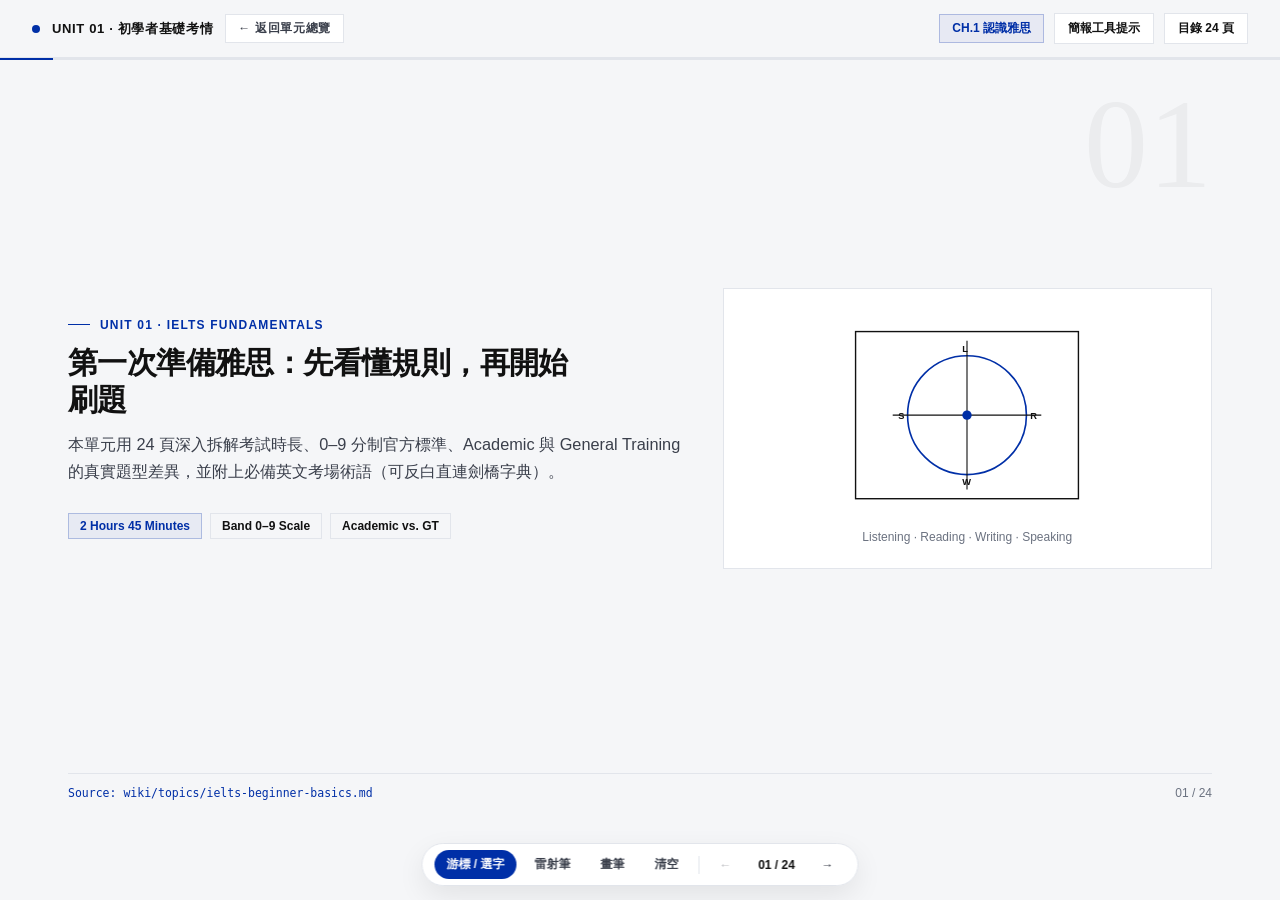
<file: ielts-wiki/slides/unit1.html>
<!DOCTYPE html>
<html lang="zh-Hant">
<head>
  <meta charset="UTF-8" />
  <meta name="viewport" content="width=device-width, initial-scale=1.0" />
  <title>Unit 01｜初學者基礎考情（24 頁深度版）</title>
  <link rel="stylesheet" href="assets/gallery.css" />
</head>
<body>
  <header class="topbar">
    <div class="brand"><span class="brand-dot"></span><span>UNIT 01 · 初學者基礎考情</span><a href="../home.html">← 返回單元總覽</a></div>
    <div class="topbar-right">
      <span class="chapter-pill" id="chapterPill">CH.1 認識雅思</span>
      <button class="btn-ghost" id="hintBtn" type="button">簡報工具提示</button>
      <button class="btn-ghost" id="tocBtn" type="button">目錄 24 頁</button>
    </div>
  </header>
  <div class="progress-track"><div class="progress-fill" id="progressFill"></div></div>
  <div class="hint-popover" id="hintPopover">
    <h4>互動教學工具說明</h4>
    <ul>
      <li><strong>查劍橋字典</strong>：在「游標 / 選字」模式下反白任意英文單字，點擊浮動氣泡即可直連劍橋字典。</li>
      <li><strong>三色螢光筆</strong>：反白重點文字後，點氣泡上的柔黃、薄荷綠或淡藍圓點上色。</li>
      <li><strong>雷射筆 ＆ 畫筆</strong>：從底部 Dock 切換雷射指示或自由板書，換頁自動清空。</li>
    </ul>
  </div>
  <canvas id="drawCanvas"></canvas><div id="laserDot"></div>
  <div id="selectionBubble">
    <span style="font-size:11px; color:#9CA3AF; padding-left:4px;">螢光筆</span>
    <button class="hl-swatch" style="background:#FFF0A6;" data-hl="hl-yellow"></button>
    <button class="hl-swatch" style="background:#D2F1E4;" data-hl="hl-mint"></button>
    <button class="hl-swatch" style="background:#DCE7F0;" data-hl="hl-blue"></button>
    <a id="cambridgeLink" class="bubble-btn" href="#" target="_blank" rel="noopener noreferrer" style="display:none; border-left:1px solid rgba(255,255,255,0.25); padding-left:10px;">查劍橋字典：<strong id="cambridgeWord"></strong> ↗</a>
  </div>

  <main class="deck" id="deck">
    <section class="slide active" data-ch="CH.1 認識雅思" data-title="Unit 01 封面：雅思零基礎入門全貌">
      <div class="slide-inner"><div class="bg-num">01</div>
        <div class="grid-2-asym">
          <div style="display:flex; flex-direction:column; justify-content:center;">
            <div class="slide-kicker">UNIT 01 · IELTS FUNDAMENTALS</div>
            <h1 class="slide-title">第一次準備雅思：先看懂規則，再開始刷題</h1>
            <p class="slide-lead">本單元用 24 頁深入拆解考試時長、0–9 分制官方標準、Academic 與 General Training 的真實題型差異，並附上必備英文考場術語（可反白直連劍橋字典）。</p>
            <div class="chip-row"><span class="chip blue">2 Hours 45 Minutes</span><span class="chip">Band 0–9 Scale</span><span class="chip">Academic vs. GT</span></div>
          </div>
          <div class="art-frame">
            <svg viewBox="0 0 280 220" width="100%" style="max-width:260px;" fill="none"><rect x="20" y="20" width="240" height="180" stroke="#111111" stroke-width="1.5"/><circle cx="140" cy="110" r="64" stroke="#002FA7" stroke-width="1.75"/><line x1="140" y1="30" x2="140" y2="190" stroke="#111111" stroke-width="1.2"/><line x1="60" y1="110" x2="220" y2="110" stroke="#111111" stroke-width="1.2"/><circle cx="140" cy="110" r="5" fill="#002FA7"/><text x="135" y="42" fill="#111111" font-size="10" font-weight="700">L</text><text x="208" y="114" fill="#111111" font-size="10" font-weight="700">R</text><text x="135" y="185" fill="#111111" font-size="10" font-weight="700">W</text><text x="66" y="114" fill="#111111" font-size="10" font-weight="700">S</text></svg>
            <div class="art-caption">Listening · Reading · Writing · Speaking</div>
          </div>
        </div>
      </div>
      <footer class="slide-foot"><span class="source-tag">Source: wiki/topics/ielts-beginner-basics.md</span><span>01 / 24</span></footer>
    </section>

    <section class="slide" data-ch="CH.1 認識雅思" data-title="為什麼全球都在考雅思（IELTS）？">
      <div class="slide-inner"><div class="bg-num">02</div>
        <div class="slide-kicker">CH.1 認識雅思</div>
        <h2 class="slide-title">雅思不是背單字比賽，而是「真實溝通檢定」</h2>
        <p class="slide-lead">IELTS（International English Language Testing System）評估你在真實英語環境中學習、工作與生活的能力。</p>
        <div class="grid-2-even">
          <div class="card-accent"><div class="card-label blue">REAL-WORLD COMMUNICATION</div><div class="card-title">貼近海外校園與職場</div><ul class="list-clean"><li><strong>多國口音聽力</strong>：包含 British, Australian, New Zealand and North American accents。</li><li><strong>真人面對面口說</strong>：Face-to-face interview with a certified IELTS Examiner，測試真實臨場互動。</li></ul><div class="quote-en">"IELTS assesses your practical ability to communicate effectively in real-life academic and workplace contexts."</div></div>
          <div class="card"><div class="card-label">GLOBAL RECOGNITION</div><div class="card-title">留學與移民雙軌通用</div><ul class="list-clean"><li><strong>Higher Education</strong>：英、港、澳、加、紐、歐陸與多數美國大學皆採認。</li><li><strong>Migration &amp; Visas</strong>：澳洲、加拿大、紐西蘭與英國移民局共同認可之語言檢定。</li></ul></div>
        </div>
      </div>
      <footer class="slide-foot"><span class="source-tag">Source: wiki/topics/ielts-beginner-basics.md</span><span>02 / 24</span></footer>
    </section>

    <section class="slide" data-ch="CH.1 認識雅思" data-title="總時長 2 小時 45 分鐘的四科結構">
      <div class="slide-inner"><div class="bg-num">03</div>
        <div class="slide-kicker">CH.1 認識雅思</div>
        <h2 class="slide-title">2 小時 45 分鐘的四項全能體檢</h2>
        <p class="slide-lead">聽、讀、寫筆試連續進行約 2 小時 30 分鐘；口說獨立安排 11–14 分鐘。</p>
        <div class="grid-2-even">
          <div class="card"><div class="card-label blue">RECEPTIVE SKILLS（各 40 題 · 每題 1 分）</div><ul class="list-clean"><li><strong>Listening（約 30m）</strong>：4 Parts / 40 Questions，音檔只播放一次（played once only）。</li><li><strong>Reading（60m）</strong>：3 Sections / 2,150–2,750 words / 40 Questions，無額外謄卡時間。</li></ul></div>
          <div class="card-accent"><div class="card-label blue">PRODUCTIVE SKILLS（真人考官評分）</div><ul class="list-clean"><li><strong>Writing（60m）</strong>：Task 1 (≥150 words) + Task 2 (≥250 words)，<strong>Task 2 權重是 Task 1 的兩倍</strong>。</li><li><strong>Speaking（11–14m）</strong>：Part 1 (4–5m) → Part 2 (3–4m) → Part 3 (4–5m)。</li></ul></div>
        </div>
      </div>
      <footer class="slide-foot"><span class="source-tag">Source: wiki/topics/ielts-beginner-basics.md</span><span>03 / 24</span></footer>
    </section>

    <section class="slide" data-ch="CH.1 認識雅思" data-title="聽說讀寫各自考什麼？（詳細任務拆解）">
      <div class="slide-inner"><div class="bg-num">04</div>
        <div class="slide-kicker">CH.1 認識雅思</div>
        <h2 class="slide-title">用具體考場任務看懂四個科目</h2>
        <p class="slide-lead">每科測試的能力截然不同，先看懂英文核心指令，刷題才不會抓錯重點。</p>
        <div class="grid-2-even">
          <div class="card"><div class="card-title">Listening &amp; Reading（資訊定位與同義替換）</div><ul class="list-clean"><li><strong>Listening</strong>：抓出對話中的自我修正（self-correction）與導覽方位動線。</li><li><strong>Reading</strong>：辨識 <code>paraphrasing</code>（同義改寫）與邏輯真偽（True / False / Not Given）。</li></ul><div class="quote-en">"Answers must be taken directly from words in the text without exceeding the word limit."</div></div>
          <div class="card-accent"><div class="card-title">Writing &amp; Speaking（邏輯組織與流暢表達）</div><ul class="list-clean"><li><strong>Writing</strong>：Task 1 客觀描述視覺數據（summarize key features）；Task 2 進行議論文論證。</li><li><strong>Speaking</strong>：從日常問答、1–2 分鐘故事獨白，自然延伸到抽象社會討論。</li></ul><div class="quote-en">"In Writing, Task 2 contributes twice as much as Task 1 to your overall Writing band score."</div></div>
        </div>
      </div>
      <footer class="slide-foot"><span class="source-tag">Source: wiki/topics/ielts-beginner-basics.md</span><span>04 / 24</span></footer>
    </section>

    <section class="slide" data-ch="CH.2 0–9 分制" data-title="不是 100 分制：什麼是 Band Score？">
      <div class="slide-inner"><div class="bg-num">05</div>
        <div class="slide-kicker">CH.2 0–9 分制與官方評分標準</div>
        <h2 class="slide-title">雅思採 0–9 分制（Band Score），以 0.5 分為單位</h2>
        <p class="slide-lead">成績單（Test Report Form）會標示四科獨立分數與總平均分，每一級都有明確的英文能力描述。</p>
        <div class="grid-3">
          <div class="card"><div class="stat-big">0–4</div><div class="card-title">Non-user → Limited</div><p class="card-body"><strong>Band 4 (Limited)</strong>: Basic competence is limited to familiar situations; frequent problems in understanding and expression.</p></div>
          <div class="card-accent"><div class="stat-big">5–7</div><div class="card-title">Modest → Good</div><p class="card-body">留學申請主力區間，涵蓋基礎可用（5.5）、有效溝通（6.0–6.5）與研究所門檻（7.0+）。</p></div>
          <div class="card"><div class="stat-big">8–9</div><div class="card-title">Very Good → Expert</div><p class="card-body"><strong>Band 9 (Expert)</strong>: Fully operational command of the language; appropriate, accurate and fluent.</p></div>
        </div>
      </div>
      <footer class="slide-foot"><span class="source-tag">Source: wiki/topics/ielts-beginner-basics.md</span><span>05 / 24</span></footer>
    </section>

    <section class="slide" data-ch="CH.2 0–9 分制" data-title="四捨五入與 0.5 分進位規則">
      <div class="slide-inner"><div class="bg-num">06</div>
        <div class="slide-kicker">CH.2 0–9 分制與官方評分標準</div>
        <h2 class="slide-title">總分怎麼算？看懂 .25 與 .75 進位線</h2>
        <p class="slide-lead">四科平均後依官方規則四捨五入到最接近的 0.5 或整數：<strong>.25 進 .5、.75 進整數</strong>。</p>
        <div class="grid-3">
          <div class="card"><div class="card-label">捨去實例（6.125）</div><div class="card-title">L 6.5 / R 6.0 / W 6.0 / S 6.0</div><p class="card-body">Average = <strong>6.125</strong> → Rounded down to <strong>6.0</strong>（只差一科 0.5 分就差一個級距）。</p></div>
          <div class="card-accent"><div class="card-label blue">進位實例（6.25）</div><div class="card-title">L 6.5 / R 6.5 / W 6.0 / S 6.0</div><p class="card-body">Average = <strong>6.25</strong> → Rounded up to <strong>6.5</strong>（剛好跨過門檻）。</p></div>
          <div class="card-accent"><div class="card-label blue">衝 7 實例（6.75）</div><div class="card-title">L 7.5 / R 7.0 / W 6.5 / S 6.0</div><p class="card-body">Average = <strong>6.75</strong> → Rounded up to <strong>7.0</strong>（台灣考生衝 7.0 最穩組合）。</p></div>
        </div>
      </div>
      <footer class="slide-foot"><span class="source-tag">Source: wiki/topics/ielts-beginner-basics.md</span><span>06 / 24</span></footer>
    </section>

    <section class="slide" data-ch="CH.2 0–9 分制" data-title="Band 5.5 與 Band 6.0 的真實能力對照">
      <div class="slide-inner"><div class="bg-num">07</div>
        <div class="slide-kicker">CH.2 0–9 分制與官方評分標準</div>
        <h2 class="slide-title">Band 5.5（Modest）vs. Band 6.0（Competent）</h2>
        <p class="slide-lead">從 5.5 跨越到 6.0 的關鍵，在於能否有效溝通且不被頻繁錯誤干擾理解。</p>
        <div class="grid-2-even">
          <div class="card"><div class="stat-big">5.5</div><div class="card-title">Modest User</div><div class="quote-en">"Has a partial command of the language and copes with overall meaning in most situations, although likely to make many mistakes."</div><p class="quote-zh">能掌握大意，但文法與用字錯誤仍偏多。</p></div>
          <div class="card-accent"><div class="stat-big">6.0</div><div class="card-title">Competent User</div><div class="quote-en">"Has an effective command of the language despite some inaccuracies, inappropriate usage and misunderstandings."</div><p class="quote-zh">具備有效溝通能力，能理解並產出較複雜的英文。</p></div>
        </div>
      </div>
      <footer class="slide-foot"><span class="source-tag">Source: wiki/topics/ielts-beginner-basics.md</span><span>07 / 24</span></footer>
    </section>

    <section class="slide" data-ch="CH.2 0–9 分制" data-title="Band 6.5 與 Band 7.0+ 的研究所黃金線">
      <div class="slide-inner"><div class="bg-num">08</div>
        <div class="slide-kicker">CH.2 0–9 分制與官方評分標準</div>
        <h2 class="slide-title">Band 6.5 vs. Band 7.0（Good）差距在哪？</h2>
        <p class="slide-lead">申請英國或香港頂尖研究所常見要求 6.5–7.0，差別在於複雜論證的精準度。</p>
        <div class="grid-2-even">
          <div class="card"><div class="stat-big">6.5</div><div class="card-title">Competent+（多數碩士門檻）</div><p class="card-body">能清楚表達立場與理由，但偶爾仍有主詞動詞一致、冠詞（a/the）或中式直譯小瑕疵。</p></div>
          <div class="card-accent"><div class="stat-big">7.0</div><div class="card-title">Good User（研究所黃金線）</div><div class="quote-en">"Has operational command of the language, though with occasional inaccuracies; generally handles complex language well and understands detailed reasoning."</div></div>
        </div>
      </div>
      <footer class="slide-foot"><span class="source-tag">Source: wiki/topics/ielts-beginner-basics.md</span><span>08 / 24</span></footer>
    </section>

    <section class="slide" data-ch="CH.2 0–9 分制" data-title="小心「單科不低於（Sub-score）」門檻">
      <div class="slide-inner"><div class="bg-num">09</div>
        <div class="slide-kicker">CH.2 0–9 分制與官方評分標準</div>
        <h2 class="slide-title">總分過了還不夠：小心學校的「小分限制」</h2>
        <p class="slide-lead">簡章上常見英文條件：<code>Overall 6.5, with no individual component below 6.0</code>。</p>
        <div class="grid-2-even">
          <div class="card"><div class="card-label">NG 偏科策略</div><div class="card-title">只衝聽讀 8.0，放生寫作 5.5</div><p class="card-body">即使平均達到 7.0，只要寫作 5.5 低於門檻 6.0，仍可能收到 <strong>Conditional Offer</strong>（條件式錄取）或被要求重考。</p></div>
          <div class="card-accent"><div class="card-label blue">正確配分策略</div><div class="card-title">先保寫說 6.0–6.5 底線，再衝聽讀 7.5+</div><p class="card-body">用結構模板與 PEEL 確保寫作穩住 6.0+，用系統化公式保住口說，再用客觀題把總分拉高。</p></div>
        </div>
      </div>
      <footer class="slide-foot"><span class="source-tag">Source: wiki/topics/ielts-beginner-basics.md</span><span>09 / 24</span></footer>
    </section>

    <section class="slide" data-ch="CH.2 0–9 分制" data-title="聽力與閱讀 40 題大約要對幾題？">
      <div class="slide-inner"><div class="bg-num">10</div>
        <div class="slide-kicker">CH.2 0–9 分制與官方評分標準</div>
        <h2 class="slide-title">客觀題（聽／讀）每題 1 分：算對題數就知道目標</h2>
        <p class="slide-lead">聽力與閱讀各 40 題、答錯不倒扣（No negative marking），容錯空間比想像中大。</p>
        <div class="grid-3">
          <div class="card"><div class="card-label">Band 6.0 區間</div><div class="card-title">約答對 23–26 / 40 題</div><p class="card-body">代表你把 Part 1–2 / Passage 1 基礎題拿穩，後面難題對一半就過關。</p></div>
          <div class="card-accent"><div class="card-label blue">Band 7.0 區間</div><div class="card-title">約答對 30–32 / 40 題</div><p class="card-body">仍有 8–10 題容錯空間！不需要每一題艱深學術生字題都答對也能拿 7.0。</p></div>
          <div class="card"><div class="card-label">Band 8.0 區間</div><div class="card-title">約答對 35–36 / 40 題</div><p class="card-body">關鍵在於消除拼字錯誤（spelling errors）與單複數 `-s` 漏聽。</p></div>
        </div>
      </div>
      <footer class="slide-foot"><span class="source-tag">Source: wiki/topics/ielts-beginner-basics.md</span><span>10 / 24</span></footer>
    </section>

    <section class="slide" data-ch="CH.3 Academic vs. GT" data-title="Academic 學術組 vs. General Training 一般組">
      <div class="slide-inner"><div class="bg-num">11</div>
        <div class="slide-kicker">CH.3 Academic vs. General Training</div>
        <h2 class="slide-title">兩大組別只差在「閱讀」與「寫作」</h2>
        <p class="slide-lead">不管報考哪一組，<strong>Listening 與 Speaking 的考題、音檔與評分標準 100% 相同</strong>。</p>
        <div class="grid-2-asym">
          <div class="card-accent"><div class="card-label blue">IELTS Academic（學術組）</div><div class="card-title">留學升學、專業執照註冊</div><div class="quote-en">"Suited to those entering a higher learning environment (undergraduate or postgraduate) or seeking professional registration."</div></div>
          <div class="card"><div class="card-label">IELTS General Training（一般組）</div><div class="card-title">移民簽證、海外工作、中學或培訓</div><div class="quote-en">"Focuses on a test taker's proficiency in a practical, everyday workplace and social context for migration or work."</div></div>
        </div>
      </div>
      <footer class="slide-foot"><span class="source-tag">Source: wiki/topics/ielts-beginner-basics.md</span><span>11 / 24</span></footer>
    </section>

    <section class="slide" data-ch="CH.3 Academic vs. GT" data-title="Reading 閱讀題材差異實例">
      <div class="slide-inner"><div class="bg-num">12</div>
        <div class="slide-kicker">CH.3 Academic vs. General Training</div>
        <h2 class="slide-title">閱讀差在哪？學術期刊長文 vs. 生活職場手冊</h2>
        <p class="slide-lead">兩組都是 60 分鐘 40 題，但文章取材與結構深度不同。</p>
        <div class="grid-2-even">
          <div class="card-accent"><div class="card-label blue">Academic Reading</div><div class="card-title">3 篇學術級非專業讀者文章</div><p class="card-body">Texts come from <strong>books, journals, magazines, newspapers and online resources</strong>, written for a non-specialist audience（包含敘述與詳細邏輯論證）。</p></div>
          <div class="card"><div class="card-label">General Training Reading</div><div class="card-title">生活公告 → 職場指南 → 長篇閱讀</div><p class="card-body">Section 1 為日常廣告與須知（everyday survival）；Section 2 為公司培訓與合約；Section 3 為一篇長篇一般性文章。</p></div>
        </div>
      </div>
      <footer class="slide-foot"><span class="source-tag">Source: wiki/topics/ielts-beginner-basics.md</span><span>12 / 24</span></footer>
    </section>

    <section class="slide" data-ch="CH.3 Academic vs. GT" data-title="Writing Task 1 寫作題型差異">
      <div class="slide-inner"><div class="bg-num">13</div>
        <div class="slide-kicker">CH.3 Academic vs. General Training</div>
        <h2 class="slide-title">小作文 Task 1 差很大：圖表分析 vs. 書信撰寫</h2>
        <p class="slide-lead">兩組的 Task 2（250 字申論）非常相似，但 Task 1（150 字）是截然不同的文體。</p>
        <div class="grid-2-even">
          <div class="card-accent"><div class="card-label blue">Academic Task 1</div><div class="card-title">Visual Data &amp; Diagrams</div><div class="quote-en">"Present a clear overview, appropriately categorise the data, and identify main trends or differences."</div></div>
          <div class="card"><div class="card-label">General Training Task 1</div><div class="card-title">Letter Writing（正式／半正式／非正式）</div><div class="quote-en">"Write a letter requesting information or explaining a situation, covering all bullet points with an appropriate tone."</div></div>
        </div>
      </div>
      <footer class="slide-foot"><span class="source-tag">Source: wiki/topics/ielts-beginner-basics.md</span><span>13 / 24</span></footer>
    </section>

    <section class="slide" data-ch="CH.3 Academic vs. GT" data-title="英國簽證特殊類別：IELTS for UKVI">
      <div class="slide-inner"><div class="bg-num">14</div>
        <div class="slide-kicker">CH.3 Academic vs. General Training</div>
        <h2 class="slide-title">去英國讀書要特別確認：是否需要報考 UKVI？</h2>
        <p class="slide-lead">IELTS for UKVI 是英國政府核可的 Secure English Language Test (SELT)，考題難度與一般雅思完全相同。</p>
        <div class="grid-2-even">
          <div class="card"><div class="card-title">一般 Academic 適用情境</div><p class="card-body">直接達標英國大學或研究所入學門檻，取得 <strong>Unconditional Offer</strong>（無條件錄取）時通常可通用。</p></div>
          <div class="card-accent"><div class="card-title">何時必須報 IELTS for UKVI？</div><p class="card-body">需先赴英就讀語言先修班（<strong>Pre-sessional English</strong>）或大學預科（Foundation）時，簽證多規定須附 UKVI 成績單。</p></div>
        </div>
      </div>
      <footer class="slide-foot"><span class="source-tag">Source: wiki/topics/ielts-beginner-basics.md</span><span>14 / 24</span></footer>
    </section>

    <section class="slide" data-ch="CH.3 Academic vs. GT" data-title="寫作時間配重鐵則：Task 2 佔分是 Task 1 的兩倍">
      <div class="slide-inner"><div class="bg-num">15</div>
        <div class="slide-kicker">CH.3 Academic vs. General Training</div>
        <h2 class="slide-title">寫作 60 分鐘千萬別平分！黃金比例 20 + 40 分鐘</h2>
        <p class="slide-lead">官方明確規定 Task 2（申論）貢獻的寫作分數是 Task 1 的兩倍，配時錯誤最容易讓寫作失分。</p>
        <div class="grid-2-even">
          <div class="card"><div class="stat-big">1/3</div><div class="card-title">Task 1（20m / ≥150 words）</div><p class="card-body">寫出改寫開頭＋Overview＋兩段關鍵數據即可停筆；超過 25 分鐘會嚴重壓縮大作文。</p></div>
          <div class="card-accent"><div class="stat-big">2/3</div><div class="card-title">Task 2（40m / ≥250 words）</div><p class="card-body">決定寫作成敗的主戰場！建議練習時也先寫 Task 2，確保這 2/3 分數結構完整。</p></div>
        </div>
      </div>
      <footer class="slide-foot"><span class="source-tag">Source: wiki/topics/ielts-beginner-basics.md</span><span>15 / 24</span></footer>
    </section>

    <section class="slide" data-ch="CH.3 Academic vs. GT" data-title="一對一真人面談：Speaking 三階段預覽">
      <div class="slide-inner"><div class="bg-num">16</div>
        <div class="slide-kicker">CH.3 Academic vs. General Training</div>
        <h2 class="slide-title">口說 11–14 分鐘：從日常聊天一路聊到社會議題</h2>
        <p class="slide-lead">全程由認證考官一對一主持並錄音，難度依三階段遞增。</p>
        <div class="grid-3">
          <div class="card"><div class="card-label blue">Part 1（4–5 分鐘）</div><div class="card-title">Familiar Topics</div><p class="card-body">Short answer questions on familiar topics such as <strong>hometown, food, hobbies, and daily routines</strong>.</p></div>
          <div class="card-accent"><div class="card-label blue">Part 2（3–4 分鐘）</div><div class="card-title">Cue Card Monologue</div><p class="card-body">Given a topic card with <strong>1 minute to prepare</strong> a short <strong>1–2 minute talk</strong>.</p></div>
          <div class="card"><div class="card-label blue">Part 3（4–5 分鐘）</div><div class="card-title">Abstract Discussion</div><p class="card-body">More abstract questions connected to Part 2 (e.g., <em>"Have things changed since your parents' time?"</em>).</p></div>
        </div>
      </div>
      <footer class="slide-foot"><span class="source-tag">Source: wiki/topics/ielts-beginner-basics.md</span><span>16 / 24</span></footer>
    </section>

    <section class="slide" data-ch="CH.4 考場形式選擇" data-title="考場電腦考（IELTS on computer）最大優勢">
      <div class="slide-inner"><div class="bg-num">17</div>
        <div class="slide-kicker">CH.4 考場形式與實戰選擇</div>
        <h2 class="slide-title">為什麼推薦電腦考？1–2 天出分＋打字複製</h2>
        <p class="slide-lead">考場電腦考與紙筆考的題庫難度、評分標準完全一致，但電腦考在作答效率與出分速度上優勢明顯。</p>
        <div class="grid-2-even">
          <div class="card-accent"><div class="card-label blue">極速出分優勢</div><div class="card-title">Results in 1–2 Days</div><p class="card-body">對於趕學校申請死線（Round 1 / Round 2）的考生非常關鍵，且場次選擇多。</p></div>
          <div class="card"><div class="card-label blue">介面實戰優勢</div><div class="card-title">Ctrl+C / Ctrl+V 與即時字數統計</div><p class="card-body">閱讀題可在螢幕直接 Highlight 並複製原文單字；寫作區自動顯示 <strong>Word Count</strong>，修改結構極為輕鬆。</p></div>
        </div>
      </div>
      <footer class="slide-foot"><span class="source-tag">Source: wiki/topics/ielts-beginner-basics.md</span><span>17 / 24</span></footer>
    </section>

    <section class="slide" data-ch="CH.4 考場形式選擇" data-title="紙筆考與 Writing on Paper 過渡選項">
      <div class="slide-inner"><div class="bg-num">18</div>
        <div class="slide-kicker">CH.4 考場形式與實戰選擇</div>
        <h2 class="slide-title">習慣手寫怎麼辦？認識 Writing on Paper</h2>
        <p class="slide-lead">官方已宣布各考區將逐步轉向電腦化測驗，部分考區提供「電腦看題＋紙筆手寫寫作」過渡模式。</p>
        <div class="grid-2-even">
          <div class="card"><div class="card-title">成績效度完全相同</div><p class="card-body">官方 2025 年 11 月實測顯示，純紙筆與 Writing on Paper 的成績分布高度一致（strong alignment of scores）。</p></div>
          <div class="card"><div class="card-title">報考前必看限制</div><p class="card-body">Writing on Paper 僅供一般 Academic 與 GT，<strong>不適用於 IELTS for UKVI</strong> 測驗。</p></div>
        </div>
      </div>
      <footer class="slide-foot"><span class="source-tag">Source: wiki/topics/ielts-beginner-basics.md</span><span>18 / 24</span></footer>
    </section>

    <section class="slide" data-ch="CH.4 考場形式選擇" data-title="居家線上考（IELTS Online）注意事項">
      <div class="slide-inner"><div class="bg-num">19</div>
        <div class="slide-kicker">CH.4 考場形式與實戰選擇</div>
        <h2 class="slide-title">在家就能考：IELTS Online 的限制與風險</h2>
        <p class="slide-lead">IELTS Online 僅提供 Academic 組，口說改為線上視訊真人面談，<strong>6–8 天出分</strong>。</p>
        <div class="grid-2-even">
          <div class="card"><div class="card-label">環境與監考要求</div><div class="card-title">Human + AI Invigilation</div><p class="card-body">全程採真人監考員與 AI 雙重監控，需安靜獨立房間與穩定網路，斷線或雜音可能影響成績效力。</p></div>
          <div class="card-accent"><div class="card-label blue">最關鍵風險檢查</div><div class="card-title">Check Institution Acceptance First</div><p class="card-body">成績單會標註為 Online 應考，部分院校或簽證機構僅採認實體考場成績，報名前務必查清簡章。</p></div>
        </div>
      </div>
      <footer class="slide-foot"><span class="source-tag">Source: wiki/topics/ielts-beginner-basics.md</span><span>19 / 24</span></footer>
    </section>

    <section class="slide" data-ch="CH.4 考場形式選擇" data-title="電腦考介面必練快捷操作">
      <div class="slide-inner"><div class="bg-num">20</div>
        <div class="slide-kicker">CH.4 考場形式與實戰選擇</div>
        <h2 class="slide-title">考前一定要用官方模擬介面練過這 3 件事</h2>
        <p class="slide-lead">官方特別提醒：報考電腦考的學員，考前一定要先熟悉介面操作與鍵盤快捷鍵。</p>
        <div class="grid-3">
          <div class="card"><div class="card-title">右鍵 Highlight &amp; Notes</div><p class="card-body">閱讀長文時反白文字可選 Highlight 標記人名與轉折詞，還能加註筆記方便回頭對答案。</p></div>
          <div class="card"><div class="card-title">Ctrl+C / Ctrl+V 調結構</div><p class="card-body">寫作時先打好各段骨幹，再用剪下貼上補充例句與連接詞，大幅降低塗改焦慮。</p></div>
          <div class="card-accent"><div class="card-title">聽力沒有 10 分鐘謄卡</div><p class="card-body">電腦考聽力結束後<strong>僅有約 2 分鐘檢查拼字</strong>（不同於紙筆的 10 分鐘），需練成邊聽邊直接打字。</p></div>
        </div>
      </div>
      <footer class="slide-foot"><span class="source-tag">Source: wiki/topics/ielts-beginner-basics.md</span><span>20 / 24</span></footer>
    </section>

    <section class="slide" data-ch="CH.4 考場形式選擇" data-title="考試當天（Test Day）標準流程">
      <div class="slide-inner"><div class="bg-num">21</div>
        <div class="slide-kicker">CH.4 考場形式與實戰選擇</div>
        <h2 class="slide-title">考場當天流程：帶對證件與節奏管理</h2>
        <p class="slide-lead">考場安檢非常嚴格（含核對護照、拍照、指紋掃描與寄放隨身物品），提早抵達才能保持從容。</p>
        <div class="grid-2-even">
          <div class="card-accent"><div class="card-title">必帶核心證件</div><p class="card-body">務必攜帶<strong>與報名時完全相同的有效護照／身分證件正本</strong>（Bring the exact same ID used for registration）。</p></div>
          <div class="card"><div class="card-title">筆試連續作答節奏</div><p class="card-body">聽力 → 閱讀 → 寫作連續進行無長休，建議考前適度飲水並先上洗手間。</p></div>
        </div>
      </div>
      <footer class="slide-foot"><span class="source-tag">Source: wiki/topics/ielts-beginner-basics.md</span><span>21 / 24</span></footer>
    </section>

    <section class="slide" data-ch="CH.5 迷思與檢核" data-title="初學者常見三大迷思破解">
      <div class="slide-inner"><div class="bg-num">22</div>
        <div class="slide-kicker">CH.5 初學者迷思快篩</div>
        <h2 class="slide-title">破除新手最常聽信的三個錯誤觀念</h2>
        <p class="slide-lead">避開這些錯誤努力方向，能幫你省下至少一個月的冤枉路。</p>
        <div class="grid-3">
          <div class="card"><div class="card-label">迷思 1</div><div class="card-title">「口說一定要練英國腔？」</div><p class="card-body"><strong>錯！</strong>發音看的是「咬字清晰、輕重音自然」（can be understood without too much effort），台灣／美式口音完全不影響高分。</p></div>
          <div class="card"><div class="card-label">迷思 2</div><div class="card-title">「寫作難字越多越高分？」</div><p class="card-body"><strong>錯！</strong>硬塞不熟的冷僻字容易用錯搭配（collocation）反被扣分，精準自然的搭配詞才是 7.0 關鍵。</p></div>
          <div class="card"><div class="card-label">迷思 3</div><div class="card-title">「寫作兩篇平均寫 30 分鐘？」</div><p class="card-body"><strong>錯！</strong>Task 2 佔寫作 2/3 分數，必須嚴守 20 分鐘＋40 分鐘配時。</p></div>
        </div>
      </div>
      <footer class="slide-foot"><span class="source-tag">Source: wiki/topics/ielts-beginner-basics.md</span><span>22 / 24</span></footer>
    </section>

    <section class="slide" data-ch="CH.5 迷思與檢核" data-title="隨堂快篩小測驗（3 題檢核）">
      <div class="slide-inner"><div class="bg-num">23</div>
        <div class="slide-kicker">CH.5 初學者迷思快篩</div>
        <h2 class="slide-title">上完這單元，你能立刻答出這 3 題嗎？</h2>
        <p class="slide-lead">家教課堂可用雷射筆指題，請學員口頭回答確認觀念完全通透。</p>
        <div class="grid-3">
          <div class="card-accent"><div class="card-label blue">Q1</div><div class="card-title">四科平均 6.25 分，成績單會顯示幾分？</div><p class="card-body">答案：<strong>6.5 分</strong>（.25 進位到半分；若是 6.125 則會捨去為 6.0）。</p></div>
          <div class="card-accent"><div class="card-label blue">Q2</div><div class="card-title">電腦考聽力結束後有 10 分鐘謄卡時間嗎？</div><p class="card-body">答案：<strong>沒有</strong>，電腦考僅有約 2 分鐘檢查，需邊聽邊打字。</p></div>
          <div class="card-accent"><div class="card-label blue">Q3</div><div class="card-title">Academic 與 GT 哪兩科考題完全一樣？</div><p class="card-body">答案：<strong>Listening（聽力）與 Speaking（口說）</strong>。</p></div>
        </div>
      </div>
      <footer class="slide-foot"><span class="source-tag">Source: wiki/topics/ielts-beginner-basics.md</span><span>23 / 24</span></footer>
    </section>

    <section class="slide" data-ch="CH.5 迷思與檢核" data-title="Unit 01 課後行動檢核表">
      <div class="slide-inner"><div class="bg-num">24</div>
        <div class="slide-kicker">CH.5 單元總結</div>
        <h2 class="slide-title">Unit 01 完成！接下來準備進入聽力專項</h2>
        <p class="slide-lead">確認以下三項基礎設定後，就可以前往 Unit 02 攻克聽力地圖題。</p>
        <div class="grid-2-asym">
          <div class="card-accent">
            <div class="card-label blue">UNIT 01 CHECKLIST</div>
            <label class="check-item"><input type="checkbox" /> 確認目標總分與單科小分門檻（例如 Overall 6.5, no band below 6.0）</label>
            <label class="check-item"><input type="checkbox" /> 確認報考組別（Academic / UKVI）與考試形式（電腦考）</label>
            <label class="check-item"><input type="checkbox" /> 記住寫作 20m + 40m 與閱讀 15m + 20m + 25m 節奏</label>
          </div>
          <div class="card" style="justify-content:center; align-items:flex-start;">
            <div class="card-label">NEXT UNIT</div>
            <div class="card-title">前往 Unit 02：聽力全攻略與地圖題</div>
            <p class="card-body">學習如何拿下出題率 29.17% 的 Part 2 地圖題與精聽訓練法。</p>
            <div style="margin-top:8px; display:flex; gap:10px; flex-wrap:wrap;">
              <a class="btn-ghost" href="unit2.html" style="background:var(--klein); color:#FFF; border-color:var(--klein); text-decoration:none; padding:9px 18px;">進入 Unit 02 →</a>
              <a class="btn-ghost" href="../home.html" style="text-decoration:none; padding:9px 18px;">回單元總覽</a>
            </div>
          </div>
        </div>
      </div>
      <footer class="slide-foot"><span class="source-tag">Source: wiki/topics/ielts-beginner-basics.md</span><span>24 / 24</span></footer>
    </section>
  </main>

  <div class="dock-wrap" id="dock">
    <button class="dock-btn active" id="modeCursor" type="button">游標 / 選字</button>
    <button class="dock-btn" id="modeLaser" type="button">雷射筆</button>
    <button class="dock-btn" id="modePen" type="button">畫筆</button>
    <button class="dock-btn" id="clearAllBtn" type="button">清空</button>
    <div class="dock-sep"></div>
    <button class="dock-btn" id="prevBtn" type="button">←</button>
    <span class="dock-page" id="pageCounter">01 / 24</span>
    <button class="dock-btn" id="nextBtn" type="button">→</button>
  </div>
  <div class="toc-overlay" id="tocOverlay" aria-hidden="true"><div class="toc-panel"><div class="toc-header"><strong style="font-size:1rem;">Unit 01 目錄（24 頁）</strong><button class="btn-ghost" id="closeTocBtn" type="button">關閉</button></div><div id="tocList" style="display:flex; flex-direction:column; gap:4px;"></div></div></div>
  <script src="assets/toolkit.js"></script>
</body>
</html>
</file>
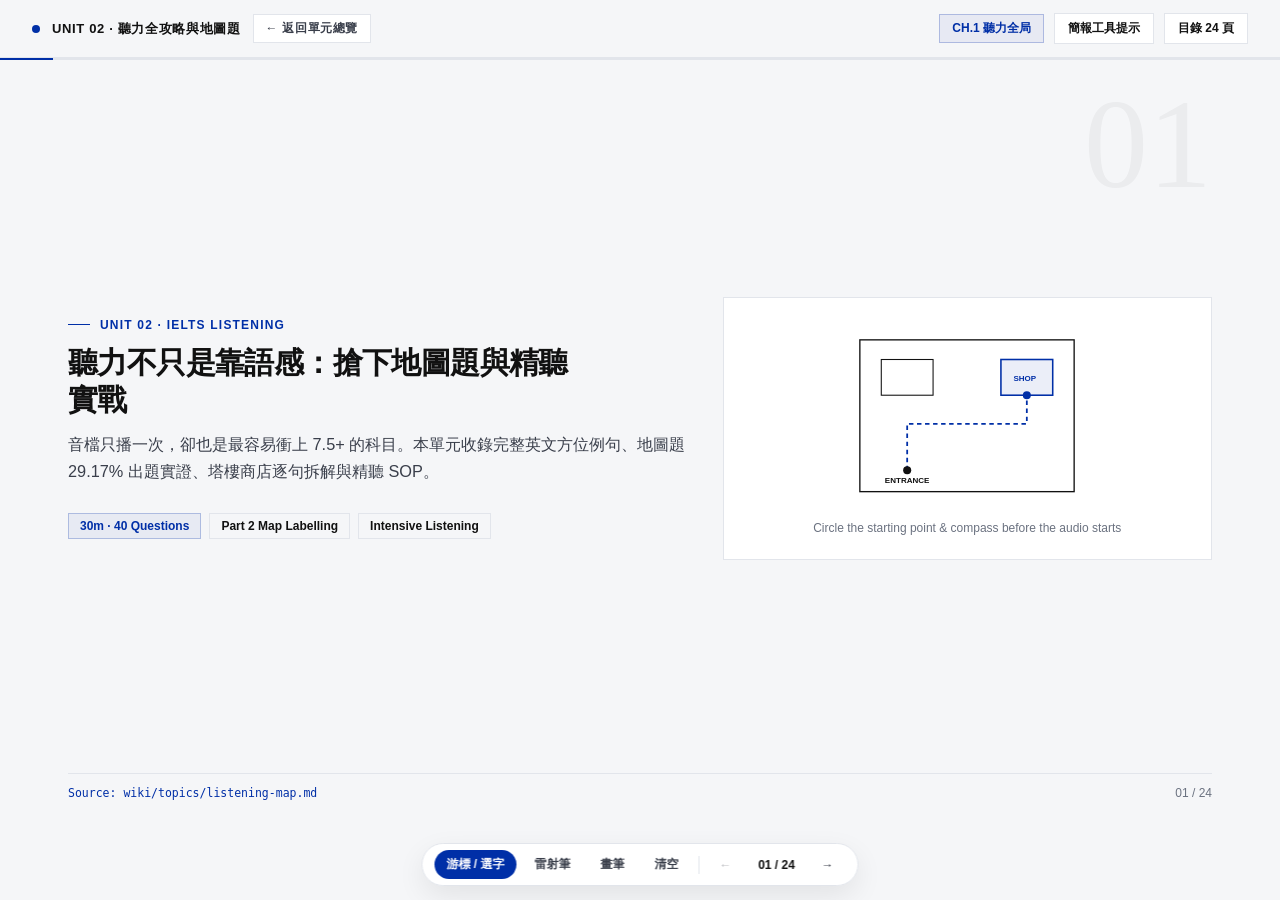
<file: ielts-wiki/slides/unit2.html>
<!DOCTYPE html>
<html lang="zh-Hant">
<head>
  <meta charset="UTF-8" />
  <meta name="viewport" content="width=device-width, initial-scale=1.0" />
  <title>Unit 02｜聽力全攻略與地圖題（24 頁深度版）</title>
  <link rel="stylesheet" href="assets/gallery.css" />
</head>
<body>
  <header class="topbar">
    <div class="brand"><span class="brand-dot"></span><span>UNIT 02 · 聽力全攻略與地圖題</span><a href="../home.html">← 返回單元總覽</a></div>
    <div class="topbar-right">
      <span class="chapter-pill" id="chapterPill">CH.1 聽力全局</span>
      <button class="btn-ghost" id="hintBtn" type="button">簡報工具提示</button>
      <button class="btn-ghost" id="tocBtn" type="button">目錄 24 頁</button>
    </div>
  </header>
  <div class="progress-track"><div class="progress-fill" id="progressFill"></div></div>
  <div class="hint-popover" id="hintPopover">
    <h4>互動教學工具說明</h4>
    <ul>
      <li><strong>查劍橋字典</strong>：在「游標 / 選字」模式下反白任意英文單字，點擊浮動氣泡即可直連劍橋字典。</li>
      <li><strong>三色螢光筆</strong>：反白重點文字後，點氣泡上的柔黃、薄荷綠或淡藍圓點上色。</li>
      <li><strong>雷射筆 ＆ 畫筆</strong>：從底部 Dock 切換雷射指示或自由板書，換頁自動清空。</li>
    </ul>
  </div>
  <canvas id="drawCanvas"></canvas><div id="laserDot"></div>
  <div id="selectionBubble">
    <span style="font-size:11px; color:#9CA3AF; padding-left:4px;">螢光筆</span>
    <button class="hl-swatch" style="background:#FFF0A6;" data-hl="hl-yellow"></button>
    <button class="hl-swatch" style="background:#D2F1E4;" data-hl="hl-mint"></button>
    <button class="hl-swatch" style="background:#DCE7F0;" data-hl="hl-blue"></button>
    <a id="cambridgeLink" class="bubble-btn" href="#" target="_blank" rel="noopener noreferrer" style="display:none; border-left:1px solid rgba(255,255,255,0.25); padding-left:10px;">查劍橋字典：<strong id="cambridgeWord"></strong> ↗</a>
  </div>

  <main class="deck" id="deck">
    <section class="slide active" data-ch="CH.1 聽力全局" data-title="Unit 02 封面：聽力全攻略與地圖題">
      <div class="slide-inner"><div class="bg-num">01</div>
        <div class="grid-2-asym">
          <div style="display:flex; flex-direction:column; justify-content:center;">
            <div class="slide-kicker">UNIT 02 · IELTS LISTENING</div>
            <h1 class="slide-title">聽力不只是靠語感：搶下地圖題與精聽實戰</h1>
            <p class="slide-lead">音檔只播一次，卻也是最容易衝上 7.5+ 的科目。本單元收錄完整英文方位例句、地圖題 29.17% 出題實證、塔樓商店逐句拆解與精聽 SOP。</p>
            <div class="chip-row"><span class="chip blue">30m · 40 Questions</span><span class="chip">Part 2 Map Labelling</span><span class="chip">Intensive Listening</span></div>
          </div>
          <div class="art-frame">
            <svg viewBox="0 0 280 210" width="100%" style="max-width:250px;" fill="none"><rect x="20" y="20" width="240" height="170" stroke="#111111" stroke-width="1.5"/><rect x="44" y="42" width="58" height="40" stroke="#111111" stroke-width="1.2"/><rect x="178" y="42" width="58" height="40" stroke="#002FA7" stroke-width="1.75" fill="rgba(0,47,167,0.08)"/><path d="M73 166 L73 114 L207 114 L207 82" stroke="#002FA7" stroke-width="2" stroke-dasharray="5 4"/><circle cx="73" cy="166" r="4.5" fill="#111111"/><circle cx="207" cy="82" r="4.5" fill="#002FA7"/><text x="48" y="180" fill="#111111" font-size="9" font-weight="700">ENTRANCE</text><text x="192" y="66" fill="#002FA7" font-size="9" font-weight="700">SHOP</text></svg>
            <div class="art-caption">Circle the starting point &amp; compass before the audio starts</div>
          </div>
        </div>
      </div>
      <footer class="slide-foot"><span class="source-tag">Source: wiki/topics/listening-map.md</span><span>01 / 24</span></footer>
    </section>

    <section class="slide" data-ch="CH.1 聽力全局" data-title="聽力 4 Parts 場景與難度階梯">
      <div class="slide-inner"><div class="bg-num">02</div>
        <div class="slide-kicker">CH.1 聽力全局</div>
        <h2 class="slide-title">4 個部分難度遞增：從租屋聊天到大學講座</h2>
        <p class="slide-lead">聽力共 40 題（每部分 10 題），前兩部分考日常實用資訊擷取，後兩部分考校園學術討論與筆記填空。</p>
        <div class="grid-2-even">
          <div class="card-accent"><div class="card-label blue">Part 1 &amp; Part 2（Everyday Social Context）</div><ul class="list-clean"><li><strong>Part 1 (Two-speaker dialogue)</strong>：租屋、訂飯店、健身房報名（Spelling, phone numbers, dates, prices）。</li><li><strong>Part 2 (Monologue)</strong>：博物館、農場、社區中心導覽。<strong>Map / Plan Labelling 最常考在這裡</strong>。</li></ul></div>
          <div class="card"><div class="card-label">Part 3 &amp; Part 4（Academic Context）</div><ul class="list-clean"><li><strong>Part 3 (2–4 speakers discussion)</strong>：學生與教授討論報告或實驗，充滿 <code>agreement / disagreement</code> 干擾項。</li><li><strong>Part 4 (Academic lecture)</strong>：約 5 分鐘無中場停頓，一口氣唸完 10 題筆記填空，專考 <code>paraphrasing</code>。</li></ul></div>
        </div>
      </div>
      <footer class="slide-foot"><span class="source-tag">Source: wiki/topics/ielts-beginner-basics.md</span><span>02 / 24</span></footer>
    </section>

    <section class="slide" data-ch="CH.1 聽力全局" data-title="多國口音與只播一次的應考節奏">
      <div class="slide-inner"><div class="bg-num">03</div>
        <div class="slide-kicker">CH.1 聽力全局</div>
        <h2 class="slide-title">英、澳、紐、北美口音隨機切換，且音檔只播一次</h2>
        <p class="slide-lead">開播前約 20–30 秒讀題時間決定了你能不能「主動等答案」。</p>
        <div class="grid-2-even">
          <div class="card"><div class="card-title">多國口音適應重點</div><ul class="list-clean"><li><strong>British / Australian</strong>：常見 non-rhotic `r`（如 `car park` 不捲舌），澳洲腔 `a` 偏 `ai`（`mate / today`）。</li><li><strong>North American</strong>：`t` 在母音間弱化為輕 `d` 音（`water / better`）。</li></ul></div>
          <div class="card-accent"><div class="card-title">利用讀題空檔做「詞性預判」</div><div class="quote-en">"The workshop will be held in the ______ (Noun / Place) and costs $______ (Number) per person."</div><p class="quote-zh">先標出空格要填名詞、數字還是形容詞，聽的時候直接抓該詞性。</p></div>
        </div>
      </div>
      <footer class="slide-foot"><span class="source-tag">Source: wiki/topics/ielts-beginner-basics.md</span><span>03 / 24</span></footer>
    </section>

    <section class="slide" data-ch="CH.1 聽力全局" data-title="聽力十大高頻題型與拼字鐵則">
      <div class="slide-inner"><div class="bg-num">04</div>
        <div class="slide-kicker">CH.1 聽力全局</div>
        <h2 class="slide-title">聽懂還不夠：拼錯一個字母或單複數就沒分</h2>
        <p class="slide-lead">聽力答案在拼字、單複數與字數上限上必須 100% 精準。</p>
        <div class="grid-3">
          <div class="card"><div class="card-title">Singular vs. Plural</div><p class="card-body">注意名詞字尾 `-s` 氣音，以及題幹空白前是否有 `a / an / many / several` 或後面動詞為 `are / were`。</p></div>
          <div class="card"><div class="card-title">Word Limit Red Line</div><p class="card-body">看清粗體規定：<code>ONE WORD ONLY</code> 與 <code>NO MORE THAN TWO WORDS AND/OR A NUMBER</code>。</p></div>
          <div class="card-accent"><div class="card-title">Self-Correction Trap</div><div class="quote-en">"We originally booked for Tuesday, <strong>oh sorry, actually</strong> we moved it to <strong>Thursday</strong>."</div></div>
        </div>
      </div>
      <footer class="slide-foot"><span class="source-tag">Source: wiki/topics/ielts-beginner-basics.md</span><span>04 / 24</span></footer>
    </section>

    <section class="slide" data-ch="CH.2 地圖題實戰" data-title="為什麼聽力要先攻「地圖題」？">
      <div class="slide-inner"><div class="bg-num">05</div>
        <div class="slide-kicker">CH.2 地圖題專項攻略</div>
        <h2 class="slide-title">劍橋 C4–C15 實證：地圖題出現率高達 29.17%</h2>
        <p class="slide-lead">在劍橋 4–15 共 48 套真題中，地圖題出現了 <strong>14 次（29.17%）</strong>，幾乎每 3–4 場考試就考一次，且高度集中於 Part 2。</p>
        <div class="grid-2-asym">
          <div class="card-accent"><div class="stat-big">29.17%</div><div class="card-title">投資報酬率最高的送分題型</div><p class="card-body">地圖題選項通常為字母 A–H，單字簡單（shop, library, café, reception），只要沒跟丟方位，一次就能穩拿 5–6 題。</p></div>
          <div class="card"><div class="card-label">Cambridge Practice List</div><div class="card-title">C4-1-2, C7-2-2, C7-4-2, C8-2-2, C13-1-2, C16-1-2, C12-8-2</div><p class="card-body">備戰初期把這 7 回 Part 2 集中刷完，就能摸透 90% 的地圖動線套路。</p></div>
        </div>
      </div>
      <footer class="slide-foot"><span class="source-tag">Source: wiki/topics/listening-map.md</span><span>05 / 24</span></footer>
    </section>

    <section class="slide" data-ch="CH.2 地圖題實戰" data-title="地圖題四大分類總覽">
      <div class="slide-inner"><div class="bg-num">06</div>
        <div class="slide-kicker">CH.2 地圖題專項攻略</div>
        <h2 class="slide-title">先認出地圖長相：四大題型分類</h2>
        <p class="slide-lead">開播前 10 秒先判斷地圖類型，因為每一類的「關鍵定位錨點」完全不同。</p>
        <div class="grid-2-even">
          <div class="card"><div class="card-label blue">類型 1 &amp; 2</div><ul class="list-clean"><li><strong>室內型（Indoor Floor Plan）</strong>：圖書館、體育館、美術館樓層圖（看 `L/R/U/D`、參照物與門朝向）。</li><li><strong>區域型（Area / Park Map）</strong>：公園、農場、露營區全景圖（看方向標、形狀、盡頭與參照物）。</li></ul></div>
          <div class="card"><div class="card-label blue">類型 3 &amp; 4</div><ul class="list-clean"><li><strong>街區型（Street / Town Map）</strong>：小鎮道路與社區街廓圖（看方向標、路名路長、交叉點與支路）。</li><li><strong>其他示意圖類（Diagram）</strong>：特殊動線或設施配置示意圖，依圖示箭頭追蹤。</li></ul></div>
        </div>
      </div>
      <footer class="slide-foot"><span class="source-tag">Source: wiki/topics/listening-map.md</span><span>06 / 24</span></footer>
    </section>

    <section class="slide" data-ch="CH.2 地圖題實戰" data-title="類型一：室內型地圖破題法">
      <div class="slide-inner"><div class="bg-num">07</div>
        <div class="slide-kicker">CH.2 地圖題專項攻略</div>
        <h2 class="slide-title">室內型地圖：鎖定 L/R/U/D、參照物與門的朝向</h2>
        <p class="slide-lead">室內圖通常沒有東南西北，考官會以「進門後的左右上下」來引導視線。</p>
        <div class="grid-2-even">
          <div class="card-accent"><div class="card-title">播音前必圈 3 個點</div><ul class="list-clean"><li><strong>起點與門朝向</strong>：找到 <code>Main Entrance</code> 或 <code>Reception</code>，確認人走進去時面朝哪一面牆。</li><li><strong>現有參照物</strong>：先默念已知房間（<code>Stairs / Lift / Foyer</code>）的英文發音。</li></ul></div>
          <div class="card"><div class="card-title">高頻室內方位例句</div><div class="quote-en">"Go through the foyer and you'll see the cloakroom <strong>in the top-left corner</strong>, directly <strong>facing the main desk</strong>."</div></div>
        </div>
      </div>
      <footer class="slide-foot"><span class="source-tag">Source: wiki/topics/listening-map.md</span><span>07 / 24</span></footer>
    </section>

    <section class="slide" data-ch="CH.2 地圖題實戰" data-title="類型二：區域型地圖破題法">
      <div class="slide-inner"><div class="bg-num">08</div>
        <div class="slide-kicker">CH.2 地圖題專項攻略</div>
        <h2 class="slide-title">區域型地圖：注意方向標、形狀、盡頭與參照物</h2>
        <p class="slide-lead">公園或園區地圖常考空間幾何形狀（圓形廣場、L 型建築）與步道盡頭。</p>
        <div class="grid-2-even">
          <div class="card"><div class="card-title">先看圖上的「方向標」</div><div class="quote-en">"The picnic area is located <strong>to the north-west of</strong> the lake, right at the <strong>far end of the circular path</strong>."</div><p class="quote-zh">只要圖上印有 N/S/E/W，立刻標上中文「上北下南左西右東」防轉錯。</p></div>
          <div class="card-accent"><div class="card-title">善用「形狀與盡頭」定位</div><p class="card-body">留意湖泊彎曲處、小路分岔、<code>dead end</code>（死胡同）、<code>curving path</code>（彎曲小徑）等形狀線索。</p></div>
        </div>
      </div>
      <footer class="slide-foot"><span class="source-tag">Source: wiki/topics/listening-map.md</span><span>08 / 24</span></footer>
    </section>

    <section class="slide" data-ch="CH.2 地圖題實戰" data-title="類型三：街區型地圖破題法">
      <div class="slide-inner"><div class="bg-num">09</div>
        <div class="slide-kicker">CH.2 地圖題專項攻略</div>
        <h2 class="slide-title">街區型地圖：路名、交叉點、支路與 Starting Point</h2>
        <p class="slide-lead">街區題就像聽語音導航，抓緊「起點＋路名＋第幾個轉彎」就不會跟丟。</p>
        <div class="grid-3">
          <div class="card"><div class="card-title">Street Names &amp; Length</div><p class="card-body">先掃一遍圖上所有 Street / Road / Avenue 名稱，聽到路名立刻把筆移到該條路上。</p></div>
          <div class="card-accent"><div class="card-title">Junctions &amp; Branches</div><p class="card-body">留意 <code>junction / intersection</code>（交叉口）、<code>roundabout</code>（圓環）與 <code>branch off</code>（分岔路）。</p></div>
          <div class="card"><div class="card-title">Starting Point</div><div class="quote-en">"Starting from the station, walk east along High Street and take the second turning on your left."</div></div>
        </div>
      </div>
      <footer class="slide-foot"><span class="source-tag">Source: wiki/topics/listening-map.md</span><span>09 / 24</span></footer>
    </section>

    <section class="slide" data-ch="CH.2 地圖題實戰" data-title="考官的固定報路句型公式">
      <div class="slide-inner"><div class="bg-num">10</div>
        <div class="slide-kicker">CH.2 地圖題專項攻略</div>
        <h2 class="slide-title">出題固定公式：目標名稱 ＋ 方位 ＋ 補充介紹</h2>
        <p class="slide-lead">錄音介紹每個地點時幾乎都按這個三步節奏走，最後的補充介紹是用來幫你二次確認的彩蛋。</p>
        <div class="grid-3">
          <div class="card"><div class="card-label blue">Step 1 · Target Name</div><div class="card-title">目標名稱</div><p class="card-body">先喊出這題要找的地點（<code>"Now, let's look at the café."</code>），提醒你準備填下一題。</p></div>
          <div class="card-accent"><div class="card-label blue">Step 2 · Directions</div><div class="card-title">方位動線</div><p class="card-body">給出明確轉彎、相對位置與入口方向（這是決定填入哪個代號的核心線索）。</p></div>
          <div class="card"><div class="card-label blue">Step 3 · Extra Detail</div><div class="card-title">補充介紹</div><p class="card-body">補充該地點的功能或特色（<code>"It's got lovely views of the garden."</code>），幫你確認沒看錯格。</p></div>
        </div>
      </div>
      <footer class="slide-foot"><span class="source-tag">Source: wiki/topics/listening-map.md</span><span>10 / 24</span></footer>
    </section>

    <section class="slide" data-ch="CH.2 地圖題實戰" data-title="課堂真題原句逐字拆解（塔樓商店）">
      <div class="slide-inner"><div class="bg-num">11</div>
        <div class="slide-kicker">CH.2 地圖題專項攻略</div>
        <h2 class="slide-title">真題實例逐句拆解（試著反白單字查劍橋字典）</h2>
        <p class="slide-lead">把教材裡的塔樓商店真題原句拆開來看，感受考官怎麼設陷阱又怎麼給線索：</p>
        <div class="grid-2-even">
          <div class="card-accent"><div class="card-label blue">真題錄音原句</div><div class="quote-en">"And finally the shop. It’s actually inside one of the towers, but the way in is from the outside. Just take the first left after the main entrance, go down the path and take the first right. It’s got some lovely gifts and souvenirs."</div></div>
          <div class="card"><div class="card-label blue">四步考點拆解</div><ul class="list-clean"><li><strong>目標名稱</strong>：the shop</li><li><strong>考官陷阱</strong>：在塔樓裡，但入口在外面（<code>from the outside</code>），別選到塔樓內部通道！</li><li><strong>關鍵動線</strong>：main entrance 後第一個左轉 → 沿路第一個右轉。</li><li><strong>收尾確認</strong>：賣禮物與紀念品（souvenirs）。</li></ul></div>
        </div>
      </div>
      <footer class="slide-foot"><span class="source-tag">Source: wiki/topics/listening-map.md</span><span>11 / 24</span></footer>
    </section>

    <section class="slide" data-ch="CH.3 方位詞彙庫" data-title="高頻方位詞彙（一）：行進與轉彎動詞">
      <div class="slide-inner"><div class="bg-num">12</div>
        <div class="slide-kicker">CH.3 高頻方位詞彙庫</div>
        <h2 class="slide-title">聽懂路線怎麼走：核心行進動詞</h2>
        <p class="slide-lead">反白不熟的英文詞彙，可以直接點「查劍橋字典」確認發音與介係詞搭配。</p>
        <div class="grid-3">
          <div class="card"><div class="card-title">直走與沿著</div><ul class="list-clean"><li><code>go straight ahead</code>（直走）</li><li><code>go along the river</code>（沿著河走）</li><li><code>head towards</code>（朝向…方向走）</li></ul></div>
          <div class="card-accent"><div class="card-title">穿過與跨過</div><ul class="list-clean"><li><code>walk across the square</code>（橫跨廣場）</li><li><code>pass through the gate</code>（穿過大門）</li><li><code>go past the library</code>（經過圖書館）</li></ul></div>
          <div class="card"><div class="card-title">轉彎表達</div><ul class="list-clean"><li><code>take the first left</code>（第一個路口左轉）</li><li><code>sharp bend</code>（急轉彎）</li><li><code>right-angle bend</code>（90 度直角轉彎）</li></ul></div>
        </div>
      </div>
      <footer class="slide-foot"><span class="source-tag">Source: wiki/topics/listening-map.md</span><span>12 / 24</span></footer>
    </section>

    <section class="slide" data-ch="CH.3 方位詞彙庫" data-title="高頻方位詞彙（二）：相對位置與鄰近關係">
      <div class="slide-inner"><div class="bg-num">13</div>
        <div class="slide-kicker">CH.3 高頻方位詞彙庫</div>
        <h2 class="slide-title">建築物之間誰對誰？相對位置詞庫</h2>
        <p class="slide-lead">考官常不講左右，改用「在某棟建築的對面或緊鄰」來考你相對定位。</p>
        <div class="grid-2-even">
          <div class="card-accent"><div class="card-title">Opposite vs. Adjoin</div><ul class="list-clean"><li><code>opposite / face</code>（在…對面、面對著…，中間通常隔一條路或廣場）</li><li><code>adjoin / adjacent to</code>（緊鄰、相連，常替換 `next to`）</li></ul><div class="quote-en">"The new lab <strong>adjoins</strong> the main hall and sits directly <strong>opposite</strong> the café."</div></div>
          <div class="card"><div class="card-title">Branch off &amp; Lead to</div><ul class="list-clean"><li><code>branch off</code>（從主幹道分岔出一條小路）</li><li><code>lead off / lead to</code>（通往某個設施或盡頭）</li></ul><div class="quote-en">"A narrow footpath <strong>branches off</strong> to the left and <strong>leads directly to</strong> the bird hide."</div></div>
        </div>
      </div>
      <footer class="slide-foot"><span class="source-tag">Source: wiki/topics/listening-map.md</span><span>13 / 24</span></footer>
    </section>

    <section class="slide" data-ch="CH.3 方位詞彙庫" data-title="高頻方位詞彙（三）：出入口與道路名詞">
      <div class="slide-inner"><div class="bg-num">14</div>
        <div class="slide-kicker">CH.3 高頻方位詞彙庫</div>
        <h2 class="slide-title">聽到這些名詞，代表你要看路或找門了</h2>
        <p class="slide-lead">英國考題常混用英式與美式人行道說法，三個詞都要一眼認出。</p>
        <div class="grid-2-even">
          <div class="card"><div class="card-title">通道與出入口</div><ul class="list-clean"><li><code>corridor</code>（室內走廊）</li><li><code>main entrance / side entrance</code>（正門／側門）</li><li><code>rear exit</code>（後門出口）</li></ul></div>
          <div class="card-accent"><div class="card-title">人行道三兄弟</div><ul class="list-clean"><li><code>footpath</code>（步道／小徑）</li><li><code>sidewalk</code>（美式：人行道）</li><li><code>pavement</code>（英式：人行道，雅思極高頻！）</li></ul></div>
        </div>
      </div>
      <footer class="slide-foot"><span class="source-tag">Source: wiki/topics/listening-map.md</span><span>14 / 24</span></footer>
    </section>

    <section class="slide" data-ch="CH.3 方位詞彙庫" data-title="地圖題常見同義替換陷阱">
      <div class="slide-inner"><div class="bg-num">15</div>
        <div class="slide-kicker">CH.3 高頻方位詞彙庫</div>
        <h2 class="slide-title">圖上寫 A、音檔唸 B：常見同義替換</h2>
        <p class="slide-lead">雅思聽力很少一字不漏唸出圖上的標籤，聽到替換詞反應要夠快。</p>
        <div class="grid-2-even">
          <div class="card"><div class="card-title">位置與空間替換</div><ul class="list-clean"><li>兩條路交會處 → 音檔唸 <code>at the corner of / at the junction</code></li><li>在正中間 → 音檔唸 <code>surrounded by</code> 或 <code>in the heart of</code></li></ul></div>
          <div class="card-accent"><div class="card-title">設施名稱替換</div><ul class="list-clean"><li><code>car park</code> ↔ <code>parking lot / garage</code></li><li><code>washroom</code> ↔ <code>restroom / toilets / cloakroom</code></li></ul></div>
        </div>
      </div>
      <footer class="slide-foot"><span class="source-tag">Source: wiki/topics/listening-map.md</span><span>15 / 24</span></footer>
    </section>

    <section class="slide" data-ch="CH.4 精聽與語料庫" data-title="為什麼聽力練習總是停滯？泛聽 vs. 精聽">
      <div class="slide-inner"><div class="bg-num">16</div>
        <div class="slide-kicker">CH.4 精聽訓練與失分拆解</div>
        <h2 class="slide-title">泛聽只是習慣背景音，精聽才抓得出漏洞</h2>
        <p class="slide-lead">每天戴耳機播英文廣播卻沒進步，是因為大腦自動略過了沒聽清的音節。</p>
        <div class="grid-2-even">
          <div class="card"><div class="card-label">NG 練習法（Extensive Listening）</div><div class="card-title">整篇播完對答案，錯了只看中文翻譯</div><p class="card-body">沒找出「這句到底哪個音沒聽到」，下次換一篇一樣在同個地方漏寫。</p></div>
          <div class="card-accent"><div class="card-label blue">高分練習法（Intensive Listening）</div><div class="card-title">把錯題句反覆聽寫到每個音都清楚</div><p class="card-body">精聽能逼大腦辨識「原本以為會、其實聽不出來」的單字與連音現象，把模糊聽覺變清晰。</p></div>
        </div>
      </div>
      <footer class="slide-foot"><span class="source-tag">Source: wiki/topics/listening-map.md</span><span>16 / 24</span></footer>
    </section>

    <section class="slide" data-ch="CH.4 精聽與語料庫" data-title="漏聽的三大根本原因拆解">
      <div class="slide-inner"><div class="bg-num">17</div>
        <div class="slide-kicker">CH.4 精聽訓練與失分拆解</div>
        <h2 class="slide-title">你不是單字量不夠，而是卡在這三個原因</h2>
        <p class="slide-lead">根據課堂簡報整理，考生聽不懂或漏寫答案主要來自以下三大瓶頸：</p>
        <div class="grid-3">
          <div class="card"><div class="card-label blue">原因 1</div><div class="card-title">Pronunciation Gaps</div><p class="card-body">看文字認得出來，但自己從沒唸對過重音（如 <code>schedule / laboratory</code>），導致耳朵接不到訊號。</p></div>
          <div class="card-accent"><div class="card-label blue">原因 2</div><div class="card-title">Connected Speech（連音／弱讀）</div><p class="card-body">子音接母音連讀（如 <code>first of all</code>、<code>not at all</code>）或字尾爆破音省略，聽起來像陌生長單字。</p></div>
          <div class="card"><div class="card-label blue">原因 3</div><div class="card-title">Long Complex Sentences</div><p class="card-body">還在消化上一句的修飾語，答案已經在下一句閃過，導致注意力斷鏈。</p></div>
        </div>
      </div>
      <footer class="slide-foot"><span class="source-tag">Source: wiki/topics/listening-map.md</span><span>17 / 24</span></footer>
    </section>

    <section class="slide" data-ch="CH.4 精聽與語料庫" data-title="王陸語料庫練習標準（70–80%+ 辨識率）">
      <div class="slide-inner"><div class="bg-num">18</div>
        <div class="slide-kicker">CH.4 精聽訓練與失分拆解</div>
        <h2 class="slide-title">王陸語料庫怎麼練？目標辨識率 70%–80% 以上</h2>
        <p class="slide-lead">語料庫專治「聽到單字卻來不及反應與拼錯字」，重點在提高反應速度與拼字自動化。</p>
        <div class="grid-2-even">
          <div class="card-accent"><div class="stat-big">70–80%+</div><div class="card-title">單字聽寫辨識率及格線</div><p class="card-body">用 1.0x–1.2x 速度聽寫高頻考點詞彙，未達 70% 先重刷該章節，達標再往下一章推進。</p></div>
          <div class="card"><div class="card-title">錯字本只記「聽不出的字」</div><p class="card-body">把拼錯或漏掉的詞整理成專屬小清單，跟著音檔大聲跟讀修正口腔發音習慣。</p></div>
        </div>
      </div>
      <footer class="slide-foot"><span class="source-tag">Source: wiki/topics/listening-map.md</span><span>18 / 24</span></footer>
    </section>

    <section class="slide" data-ch="CH.4 精聽與語料庫" data-title="精聽標準四步驟（每日 30 分鐘）">
      <div class="slide-inner"><div class="bg-num">19</div>
        <div class="slide-kicker">CH.4 精聽訓練與失分拆解</div>
        <h2 class="slide-title">每日 30 分鐘精聽四步驟 SOP</h2>
        <p class="slide-lead">不需要整套 40 題都精聽，每天挑 1 個 Part（10 題）或錯題段落徹底做完這 4 步就很有感。</p>
        <div class="grid-2-even">
          <div class="card"><div class="card-label blue">Step 1 &amp; 2</div><ul class="list-clean"><li><strong>盲聽做題（Blind Test）</strong>：計時模擬真實考場，絕不暫停。</li><li><strong>重聽錯句（Dictation）</strong>：針對錯題所在句子反覆聽 3 遍，盡量聽寫出完整句子。</li></ul></div>
          <div class="card-accent"><div class="card-label blue">Step 3 &amp; 4</div><ul class="list-clean"><li><strong>對照逐字稿（Transcript Check）</strong>：用紅筆圈出沒聽出的連音、弱讀與生字發音。</li><li><strong>跟讀模仿（Shadowing）</strong>：跟著音檔語速唸一遍，讓口腔記住連音節奏。</li></ul></div>
        </div>
      </div>
      <footer class="slide-foot"><span class="source-tag">Source: wiki/topics/listening-map.md</span><span>19 / 24</span></footer>
    </section>

    <section class="slide" data-ch="CH.5 實戰對比與檢核" data-title="實戰對比：迷路聽法 vs. 主動預判聽法">
      <div class="slide-inner"><div class="bg-num">20</div>
        <div class="slide-kicker">CH.5 實戰對比與考前檢核</div>
        <h2 class="slide-title">考場表現落差：被動等字 vs. 主動追蹤</h2>
        <p class="slide-lead">同樣聽一段 Part 2 地圖導覽，高分考生的腦袋在開播前就已經開始運作。</p>
        <div class="grid-2-even">
          <div class="card"><div class="card-label">NG 聽法（被動迷路）</div><p class="card-body">只盯著選項字母 A/B/C，沒找起點也沒看方位標，一聽到修飾語就分心漏掉轉彎。</p></div>
          <div class="card-accent"><div class="card-label blue">高分聽法（主動追蹤）</div><p class="card-body">開播前圈出 Entrance 與羅盤方向；播音時筆尖跟著 `left / past / opposite` 在圖上同步移動。</p></div>
        </div>
      </div>
      <footer class="slide-foot"><span class="source-tag">Source: wiki/topics/listening-map.md</span><span>20 / 24</span></footer>
    </section>

    <section class="slide" data-ch="CH.5 實戰對比與檢核" data-title="考場急救：如果不小心漏掉一題怎麼辦？">
      <div class="slide-inner"><div class="bg-num">21</div>
        <div class="slide-kicker">CH.5 實戰對比與考前檢核</div>
        <h2 class="slide-title">萬一這題沒聽到：千萬別停在原地想！</h2>
        <p class="slide-lead">聽力最怕「連鎖車禍」——為了想上一題怎麼拼，結果後面三題全部沒聽到。</p>
        <div class="grid-2-even">
          <div class="card-accent"><div class="card-title">立刻止損跳下一題</div><div class="quote-en">"Moving on to the next exhibit..." / "Now, turning to..."</div><p class="quote-zh">聽到這些路標詞，立刻把筆移到下一題空格。</p></div>
          <div class="card"><div class="card-title">最後 2 分鐘再猜題</div><p class="card-body">全部播完後的檢查時間，再根據詞性與上下文猜測空白題，絕不留白。</p></div>
        </div>
      </div>
      <footer class="slide-foot"><span class="source-tag">Source: wiki/topics/listening-map.md</span><span>21 / 24</span></footer>
    </section>

    <section class="slide" data-ch="CH.5 實戰對比與檢核" data-title="聽力各 Part 錯誤率檢查基準">
      <div class="slide-inner"><div class="bg-num">22</div>
        <div class="slide-kicker">CH.5 實戰對比與考前檢核</div>
        <h2 class="slide-title">想衝 7.0+，四個部分錯題怎麼分配？</h2>
        <p class="slide-lead">把簡單題守住，就能大幅減輕 Part 3 與 Part 4 學術題的壓力。</p>
        <div class="grid-2-even">
          <div class="card"><div class="card-title">Part 1 &amp; Part 2 目標</div><p class="card-body">合計 20 題目標錯 <strong>≤ 2 題</strong>（地圖題務必全拿或最多錯 1 題）。</p></div>
          <div class="card"><div class="card-title">Part 3 &amp; Part 4 目標</div><p class="card-body">合計 20 題錯 4–6 題內，總對題數 32+ 就能穩穩站上 7.5 區間。</p></div>
        </div>
      </div>
      <footer class="slide-foot"><span class="source-tag">Source: wiki/topics/listening-map.md</span><span>22 / 24</span></footer>
    </section>

    <section class="slide" data-ch="CH.5 實戰對比與檢核" data-title="隨堂方位詞快問快答（3 題）">
      <div class="slide-inner"><div class="bg-num">23</div>
        <div class="slide-kicker">CH.5 實戰對比與考前檢核</div>
        <h2 class="slide-title">考前暖身：這 3 個地圖詞你反應得過來嗎？</h2>
        <p class="slide-lead">可反白單字點氣泡查劍橋字典確認發音與詞義。</p>
        <div class="grid-3">
          <div class="card-accent"><div class="card-label blue">Q1</div><div class="card-title">adjoin</div><p class="card-body">意思：<strong>緊鄰、相連</strong>（常同義替換 `next to`）。</p></div>
          <div class="card-accent"><div class="card-label blue">Q2</div><div class="card-title">branch off</div><p class="card-body">意思：<strong>（道路）分岔出去</strong>。</p></div>
          <div class="card-accent"><div class="card-label blue">Q3</div><div class="card-title">pavement</div><p class="card-body">意思：<strong>英式「人行道」</strong>（同美式 `sidewalk`）。</p></div>
        </div>
      </div>
      <footer class="slide-foot"><span class="source-tag">Source: wiki/topics/listening-map.md</span><span>23 / 24</span></footer>
    </section>

    <section class="slide" data-ch="CH.5 實戰對比與檢核" data-title="Unit 02 課後行動檢核表">
      <div class="slide-inner"><div class="bg-num">24</div>
        <div class="slide-kicker">CH.5 單元總結</div>
        <h2 class="slide-title">Unit 02 完成！接著前往 Unit 03 攻克閱讀</h2>
        <p class="slide-lead">帶著精聽與地圖定位習慣，繼續把閱讀的掃讀策略建立起來。</p>
        <div class="grid-2-asym">
          <div class="card-accent">
            <div class="card-label blue">UNIT 02 CHECKLIST</div>
            <label class="check-item"><input type="checkbox" /> 熟記四大類地圖破題重點（門朝向/方向標/路名）</label>
            <label class="check-item"><input type="checkbox" /> 聽懂並能拼寫所有高頻方位詞與 `pavement / corridor`</label>
            <label class="check-item"><input type="checkbox" /> 每天完成 30 分鐘精聽與語料庫檢核（目標 70–80%+）</label>
          </div>
          <div class="card" style="justify-content:center; align-items:flex-start;">
            <div class="card-label">NEXT UNIT</div>
            <div class="card-title">前往 Unit 03：閱讀全攻略與高頻題型</div>
            <p class="card-body">學習如何在 60 分鐘內搞定 3 篇長文與 T/F/NG 魔王題。</p>
            <div style="margin-top:8px; display:flex; gap:10px; flex-wrap:wrap;">
              <a class="btn-ghost" href="unit3.html" style="background:var(--klein); color:#FFF; border-color:var(--klein); text-decoration:none; padding:9px 18px;">進入 Unit 03 →</a>
              <a class="btn-ghost" href="../home.html" style="text-decoration:none; padding:9px 18px;">回單元總覽</a>
            </div>
          </div>
        </div>
      </div>
      <footer class="slide-foot"><span class="source-tag">Source: wiki/topics/listening-map.md</span><span>24 / 24</span></footer>
    </section>
  </main>

  <div class="dock-wrap" id="dock">
    <button class="dock-btn active" id="modeCursor" type="button">游標 / 選字</button>
    <button class="dock-btn" id="modeLaser" type="button">雷射筆</button>
    <button class="dock-btn" id="modePen" type="button">畫筆</button>
    <button class="dock-btn" id="clearAllBtn" type="button">清空</button>
    <div class="dock-sep"></div>
    <button class="dock-btn" id="prevBtn" type="button">←</button>
    <span class="dock-page" id="pageCounter">01 / 24</span>
    <button class="dock-btn" id="nextBtn" type="button">→</button>
  </div>
  <div class="toc-overlay" id="tocOverlay" aria-hidden="true"><div class="toc-panel"><div class="toc-header"><strong style="font-size:1rem;">Unit 02 目錄（24 頁）</strong><button class="btn-ghost" id="closeTocBtn" type="button">關閉</button></div><div id="tocList" style="display:flex; flex-direction:column; gap:4px;"></div></div></div>
  <script src="assets/toolkit.js"></script>
</body>
</html>
</file>
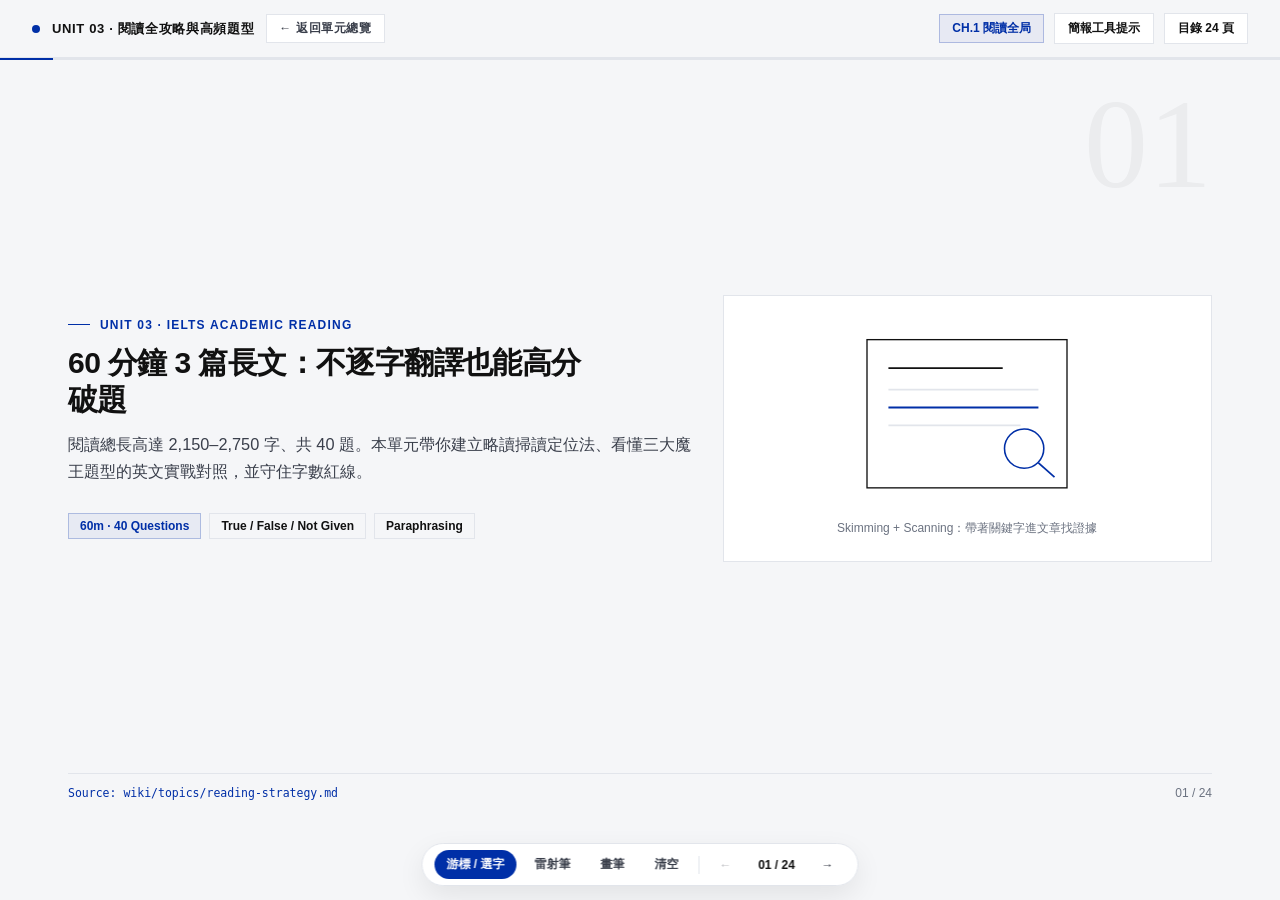
<file: ielts-wiki/slides/unit3.html>
<!DOCTYPE html>
<html lang="zh-Hant">
<head>
  <meta charset="UTF-8" />
  <meta name="viewport" content="width=device-width, initial-scale=1.0" />
  <title>Unit 03｜閱讀全攻略與高頻題型（24 頁深度版）</title>
  <link rel="stylesheet" href="assets/gallery.css" />
</head>
<body>
  <header class="topbar">
    <div class="brand"><span class="brand-dot"></span><span>UNIT 03 · 閱讀全攻略與高頻題型</span><a href="../home.html">← 返回單元總覽</a></div>
    <div class="topbar-right">
      <span class="chapter-pill" id="chapterPill">CH.1 閱讀全局</span>
      <button class="btn-ghost" id="hintBtn" type="button">簡報工具提示</button>
      <button class="btn-ghost" id="tocBtn" type="button">目錄 24 頁</button>
    </div>
  </header>
  <div class="progress-track"><div class="progress-fill" id="progressFill"></div></div>
  <div class="hint-popover" id="hintPopover">
    <h4>互動教學工具說明</h4>
    <ul>
      <li><strong>查劍橋字典</strong>：在「游標 / 選字」模式下反白任意英文單字，點擊浮動氣泡即可直連劍橋字典。</li>
      <li><strong>三色螢光筆</strong>：反白重點文字後，點氣泡上的柔黃、薄荷綠或淡藍圓點上色。</li>
      <li><strong>雷射筆 ＆ 畫筆</strong>：從底部 Dock 切換雷射指示或自由板書，換頁自動清空。</li>
    </ul>
  </div>
  <canvas id="drawCanvas"></canvas><div id="laserDot"></div>
  <div id="selectionBubble">
    <span style="font-size:11px; color:#9CA3AF; padding-left:4px;">螢光筆</span>
    <button class="hl-swatch" style="background:#FFF0A6;" data-hl="hl-yellow"></button>
    <button class="hl-swatch" style="background:#D2F1E4;" data-hl="hl-mint"></button>
    <button class="hl-swatch" style="background:#DCE7F0;" data-hl="hl-blue"></button>
    <a id="cambridgeLink" class="bubble-btn" href="#" target="_blank" rel="noopener noreferrer" style="display:none; border-left:1px solid rgba(255,255,255,0.25); padding-left:10px;">查劍橋字典：<strong id="cambridgeWord"></strong> ↗</a>
  </div>

  <main class="deck" id="deck">
    <section class="slide active" data-ch="CH.1 閱讀全局" data-title="Unit 03 封面：閱讀全攻略與高頻題型">
      <div class="slide-inner"><div class="bg-num">01</div>
        <div class="grid-2-asym">
          <div style="display:flex; flex-direction:column; justify-content:center;">
            <div class="slide-kicker">UNIT 03 · IELTS ACADEMIC READING</div>
            <h1 class="slide-title">60 分鐘 3 篇長文：不逐字翻譯也能高分破題</h1>
            <p class="slide-lead">閱讀總長高達 2,150–2,750 字、共 40 題。本單元帶你建立略讀掃讀定位法、看懂三大魔王題型的英文實戰對照，並守住字數紅線。</p>
            <div class="chip-row"><span class="chip blue">60m · 40 Questions</span><span class="chip">True / False / Not Given</span><span class="chip">Paraphrasing</span></div>
          </div>
          <div class="art-frame">
            <svg viewBox="0 0 280 210" width="100%" style="max-width:250px;" fill="none"><rect x="28" y="22" width="224" height="166" stroke="#111111" stroke-width="1.5"/><line x1="52" y1="54" x2="180" y2="54" stroke="#111111" stroke-width="2"/><line x1="52" y1="78" x2="220" y2="78" stroke="#E2E5EB" stroke-width="2"/><line x1="52" y1="98" x2="220" y2="98" stroke="#002FA7" stroke-width="2.5"/><line x1="52" y1="118" x2="200" y2="118" stroke="#E2E5EB" stroke-width="2"/><circle cx="204" cy="144" r="22" stroke="#002FA7" stroke-width="1.75"/><line x1="220" y1="160" x2="238" y2="176" stroke="#002FA7" stroke-width="2"/></svg>
            <div class="art-caption">Skimming + Scanning：帶著關鍵字進文章找證據</div>
          </div>
        </div>
      </div>
      <footer class="slide-foot"><span class="source-tag">Source: wiki/topics/reading-strategy.md</span><span>01 / 24</span></footer>
    </section>

    <section class="slide" data-ch="CH.1 閱讀全局" data-title="閱讀測驗的真實規模與字數">
      <div class="slide-inner"><div class="bg-num">02</div>
        <div class="slide-kicker">CH.1 閱讀全局</div>
        <h2 class="slide-title">60 分鐘讀 2,750 字＋寫 40 題，而且沒有額外謄卡時間</h2>
        <p class="slide-lead">閱讀測驗結束鐘響即收卷，因此時間管理與做題順序比逐字看懂更重要。</p>
        <div class="grid-3">
          <div class="card-accent"><div class="stat-big">60m</div><div class="card-title">Total Time Allowed</div><p class="card-body">無額外檢查時間，建議每寫完一篇就立即確認該篇 13–14 題是否全部填妥。</p></div>
          <div class="card"><div class="stat-big">3 篇</div><div class="card-title">2,150–2,750 Words</div><p class="card-body">Taken from books, journals, magazines and newspapers; at least one text contains detailed logical argument.</p></div>
          <div class="card"><div class="stat-big">40 題</div><div class="card-title">1 Mark Each</div><p class="card-body">專有名詞不用死背；If texts use technical vocabulary, a simple dictionary definition is provided.</p></div>
        </div>
      </div>
      <footer class="slide-foot"><span class="source-tag">Source: wiki/topics/reading-strategy.md</span><span>02 / 24</span></footer>
    </section>

    <section class="slide" data-ch="CH.1 閱讀全局" data-title="三篇文章的難度階梯與配時（15+20+25）">
      <div class="slide-inner"><div class="bg-num">03</div>
        <div class="slide-kicker">CH.1 閱讀全局</div>
        <h2 class="slide-title">別平均 20 分鐘一篇！黃金配速：15 + 20 + 25 分鐘</h2>
        <p class="slide-lead">三篇文章難度通常依序遞增，把第 1 篇壓在 15 分鐘內寫完，才能從容應對第 3 篇的長難句與推論。</p>
        <div class="grid-3">
          <div class="card-accent"><div class="card-label blue">Passage 1 · 15 分</div><div class="card-title">Descriptive / Factual</div><p class="card-body">細節填空與 T/F/NG 比例高，幾乎都照順序出題，目標錯 ≤ 2 題。</p></div>
          <div class="card"><div class="card-label blue">Passage 2 · 20 分</div><div class="card-title">Analytical + Matching</div><p class="card-body">常出現 Matching Headings（段落大意）與 Matching Information（細節配對）。</p></div>
          <div class="card"><div class="card-label blue">Passage 3 · 25 分</div><div class="card-title">Discursive / Argumentative</div><p class="card-body">常考作者觀點（Yes / No / Not Given）與學者觀點配對，需要較多時間核對細節。</p></div>
        </div>
      </div>
      <footer class="slide-foot"><span class="source-tag">Source: wiki/topics/reading-strategy.md</span><span>03 / 24</span></footer>
    </section>

    <section class="slide" data-ch="CH.1 閱讀全局" data-title="閱讀不是「看懂整篇」，而是「找證據」">
      <div class="slide-inner"><div class="bg-num">04</div>
        <div class="slide-kicker">CH.1 閱讀全局</div>
        <h2 class="slide-title">心態轉換：閱讀測驗像「法醫找證據」</h2>
        <p class="slide-lead">不需要把英文翻譯成優美的中文，只需要確認「題目這句話在文章哪一段、有沒有被同義改寫」。</p>
        <div class="grid-2-even">
          <div class="card"><div class="card-label">NG 讀法（盲目精讀）</div><div class="card-title">從第一句開始逐字看，卡在生字查不到</div><p class="card-body">看了 10 分鐘才讀完兩段，根本還沒看到題目問什麼，看完題目又忘記前面寫什麼。</p></div>
          <div class="card-accent"><div class="card-label blue">高分讀法（Evidence-based）</div><div class="card-title">先花 1 分鐘看標題＋掃題目關鍵字</div><p class="card-body">腦中先帶著問題清單，進文章精準鎖定段落後再放慢速度精讀那 2–3 句證據句。</p></div>
        </div>
      </div>
      <footer class="slide-foot"><span class="source-tag">Source: wiki/topics/reading-strategy.md</span><span>04 / 24</span></footer>
    </section>

    <section class="slide" data-ch="CH.2 略讀與掃讀" data-title="核心技能一：Skimming（略讀）">
      <div class="slide-inner"><div class="bg-num">05</div>
        <div class="slide-kicker">CH.2 核心定位技能</div>
        <h2 class="slide-title">Skimming（略讀）：2 分鐘畫出文章地圖</h2>
        <p class="slide-lead">略讀的目的不是記住細節，而是知道「哪一段在講什麼主題」，方便後面秒解配對題。</p>
        <div class="grid-2-even">
          <div class="card-accent"><div class="card-title">略讀必看 4 個位置</div><ul class="list-clean"><li>Title &amp; Subtitle（大標題與副標題）</li><li>Introduction（第一段了解討論對象）</li><li>Topic Sentences（各段<strong>第一句</strong>與最後一句）</li><li>Signposts（<code>However / Yet / In contrast</code> 後的主旨）</li></ul></div>
          <div class="card"><div class="card-title">邊讀邊寫「2 字中文標籤」</div><p class="card-body">讀完每段首尾句，在段落旁順手標上「起源 / 優點 / 批評 / 未來」，整篇結構一秒看懂。</p></div>
        </div>
      </div>
      <footer class="slide-foot"><span class="source-tag">Source: wiki/topics/reading-strategy.md</span><span>05 / 24</span></footer>
    </section>

    <section class="slide" data-ch="CH.2 略讀與掃讀" data-title="核心技能二：Scanning（掃讀）">
      <div class="slide-inner"><div class="bg-num">06</div>
        <div class="slide-kicker">CH.2 核心定位技能</div>
        <h2 class="slide-title">Scanning（掃讀）：用眼睛當雷達抓定位詞</h2>
        <p class="slide-lead">先挑題目裡「最不容易被同義改寫」的詞當作定位錨點（Anchor），5 秒內鎖定段落。</p>
        <div class="grid-3">
          <div class="card-accent"><div class="card-title">最穩定位詞（首選）</div><p class="card-body"><strong>Proper nouns, Dates, Numbers, Percentages</strong>（人名、地名、年份、百分比在原文幾乎照印）。</p></div>
          <div class="card"><div class="card-title">次穩定位詞</div><p class="card-body">特殊專有名詞、連字號複合詞（hyphenated words）或引號內的特殊字眼。</p></div>
          <div class="card"><div class="card-title">千萬別拿來定位的詞</div><p class="card-body">文章大標題反覆出現的主題詞（如 `climate`），整篇都是反而找不到。</p></div>
        </div>
      </div>
      <footer class="slide-foot"><span class="source-tag">Source: wiki/topics/reading-strategy.md</span><span>06 / 24</span></footer>
    </section>

    <section class="slide" data-ch="CH.2 略讀與掃讀" data-title="黃金法則：細節題「依文章順序出現」">
      <div class="slide-inner"><div class="bg-num">07</div>
        <div class="slide-kicker">CH.2 核心定位技能</div>
        <h2 class="slide-title">順序原則（Order Rule）：不用整篇重頭找！</h2>
        <p class="slide-lead">官方明確說明：<code>The answers come in the same order as the information in the text.</code>（填空與是非題幾乎都照段落順序出現）。</p>
        <div class="grid-2-even">
          <div class="card-accent"><div class="card-title">實戰夾擊定位法</div><p class="card-body">若第 1 題在 B 段找到、第 3 題在 D 段找到，那第 2 題一定被夾在 B 段尾到 D 段頭之間，完全不用回頭看 A 段！</p></div>
          <div class="card"><div class="card-title">找不到某題時立刻跳過</div><p class="card-body">先往下找下一題的位置，定位到下一題後再回頭夾擊中間那一段，這招對抓 `Not Given` 超級有效。</p></div>
        </div>
      </div>
      <footer class="slide-foot"><span class="source-tag">Source: wiki/topics/reading-strategy.md</span><span>07 / 24</span></footer>
    </section>

    <section class="slide" data-ch="CH.2 略讀與掃讀" data-title="做題順序黃金排列：先順序題、後配對題">
      <div class="slide-inner"><div class="bg-num">08</div>
        <div class="slide-kicker">CH.2 核心定位技能</div>
        <h2 class="slide-title">拿到一篇文章，先寫哪一組題目最賺？</h2>
        <p class="slide-lead">不要照題號從頭硬寫！如果第 1–5 題是跨段落資訊配對，先寫它會耗掉 10 分鐘還沒摸熟文章。</p>
        <div class="grid-2-even">
          <div class="card-accent"><div class="card-label blue">優先寫（In-order Question Types）</div><ul class="list-clean"><li>Completion（Summary / Note / Table Completion）</li><li>True / False / Not Given（或 Yes / No / Not Given）</li><li>Short-answer questions</li></ul></div>
          <div class="card"><div class="card-label">最後寫（Out-of-order Question Types）</div><ul class="list-clean"><li>Matching Information（段落細節配對）</li><li>Matching Headings（段落大意配對）</li><li>Global Multiple Choice（全文主旨題）</li></ul></div>
        </div>
      </div>
      <footer class="slide-foot"><span class="source-tag">Source: wiki/topics/reading-strategy.md</span><span>08 / 24</span></footer>
    </section>

    <section class="slide" data-ch="CH.3 三大魔王題型" data-title="魔王一：True / False / Not Given">
      <div class="slide-inner"><div class="bg-num">09</div>
        <div class="slide-kicker">CH.3 三大魔王題型拆解</div>
        <h2 class="slide-title">True / False / Not Given：最常錯在「腦補」</h2>
        <p class="slide-lead">這題型考的是「題幹陳述 vs. 原文事實」的嚴格邏輯關係，絕不能用自己的常識判斷。</p>
        <div class="grid-3">
          <div class="card"><div class="card-label blue">TRUE</div><div class="card-title">Agrees with the text</div><p class="card-body">題幹用同義詞改寫原文意思（例：原文 `rarely` ↔ 題幹 `seldom`）。</p></div>
          <div class="card"><div class="card-label blue">FALSE</div><div class="card-title">Contradicts the text</div><p class="card-body">原文講 A，題幹講非 A（例：原文 `only 20%` ↔ 題幹 `the majority`）。</p></div>
          <div class="card-accent"><div class="card-label blue">NOT GIVEN</div><div class="card-title">No information</div><p class="card-body">原文根本沒提這件事（例：原文只談 A 與 B，沒比較誰更便宜）。</p></div>
        </div>
      </div>
      <footer class="slide-foot"><span class="source-tag">Source: wiki/topics/reading-strategy.md</span><span>09 / 24</span></footer>
    </section>

    <section class="slide" data-ch="CH.3 三大魔王題型" data-title="T/F/NG 經典陷阱：絕對詞與偷渡比較級">
      <div class="slide-inner"><div class="bg-num">10</div>
        <div class="slide-kicker">CH.3 三大魔王題型拆解</div>
        <h2 class="slide-title">一眼抓出題幹裡的 3 種考官陷阱字</h2>
        <p class="slide-lead">看到這些字眼時，回原文務必逐字核對，十之八九就是考點所在。</p>
        <div class="grid-3">
          <div class="card"><div class="card-title">絕對限定詞</div><div class="quote-en">"<strong>All</strong> citizens supported the plan."</div><p class="quote-zh">原文常寫 `some / many / mainly` → 判 <strong>FALSE</strong>。</p></div>
          <div class="card-accent"><div class="card-title">無中生有比較級</div><div class="quote-en">"Method A is <strong>more effective than</strong> B."</div><p class="quote-zh">原文只介紹兩者卻沒比較 → <strong>NOT GIVEN</strong>。</p></div>
          <div class="card"><div class="card-title">時間與因果偷換</div><p class="card-body">注意 `before / after`、`at least / less than` 或 `caused by` 有沒有被題幹顛倒因果。</p></div>
        </div>
      </div>
      <footer class="slide-foot"><span class="source-tag">Source: wiki/topics/reading-strategy.md</span><span>10 / 24</span></footer>
    </section>

    <section class="slide" data-ch="CH.3 三大魔王題型" data-title="Yes / No / Not Given 跟 T/F/NG 差在哪？">
      <div class="slide-inner"><div class="bg-num">11</div>
        <div class="slide-kicker">CH.3 三大魔王題型拆解</div>
        <h2 class="slide-title">Yes / No / Not Given：考的是「作者觀點」</h2>
        <p class="slide-lead">判斷邏輯跟 T/F/NG 一模一樣，只是題目問的是「作者的看法／立場（Writer's views or claims）」，而非客觀事實。</p>
        <div class="grid-2-even">
          <div class="card"><div class="card-title">千萬別寫錯字母！</div><p class="card-body">題目要求寫 `YES/NO/NOT GIVEN` 時寫成 `TRUE/FALSE` 可能會被判錯，作答前務必看清楚題幹指令。</p></div>
          <div class="card-accent"><div class="card-title">緊盯態度副詞</div><p class="card-body">留意作者在段中流露態度的字：<code>surprisingly / unfortunately / convincingly / flawed</code>。</p></div>
        </div>
      </div>
      <footer class="slide-foot"><span class="source-tag">Source: wiki/topics/reading-strategy.md</span><span>11 / 24</span></footer>
    </section>

    <section class="slide" data-ch="CH.3 三大魔王題型" data-title="魔王二：Matching Headings（段落大意配對）">
      <div class="slide-inner"><div class="bg-num">12</div>
        <div class="slide-kicker">CH.3 三大魔王題型拆解</div>
        <h2 class="slide-title">Matching Headings：給每一段取一個小標題</h2>
        <p class="slide-lead">選項數量通常比段落多（例如 6 段給 9 個標題），且每個選項只能使用一次。</p>
        <div class="grid-2-even">
          <div class="card-accent"><div class="card-label blue">解題 3 步驟</div><ul class="list-clean"><li>先劃掉題目已經用掉的範例選項（Example）。</li><li>讀每個選項的<strong>核心名詞與動詞</strong>，把相似主題先分群。</li><li>讀該段<strong>首句＋第二句＋尾句</strong>，抓整段核心而非單一例子。</li></ul></div>
          <div class="card"><div class="card-label">常見干擾陷阱</div><div class="card-title">拿「某個小例子」當整段標題</div><p class="card-body">如果某段第 3 句舉了一個例子，選項卻把那個例子寫成標題，通常是錯的（以偏概全），要選能涵蓋整段的話。</p></div>
        </div>
      </div>
      <footer class="slide-foot"><span class="source-tag">Source: wiki/topics/reading-strategy.md</span><span>12 / 24</span></footer>
    </section>

    <section class="slide" data-ch="CH.3 三大魔王題型" data-title="魔王三：Matching Information（段落細節配對）">
      <div class="slide-inner"><div class="bg-num">13</div>
        <div class="slide-kicker">CH.3 三大魔王題型拆解</div>
        <h2 class="slide-title">段落細節配對：不按順序，且同段可能選兩次</h2>
        <p class="slide-lead">題目會問「哪一段提到某個現象的財務原因？」，常出現 <code>NB: You may use any letter more than once.</code>。</p>
        <div class="grid-2-even">
          <div class="card"><div class="card-title">為什麼建議最後做？</div><p class="card-body">因為它的線索分散在各段細節中，等你先寫完填空與是非題、對每段內容有印象後再寫，命中率會翻倍。</p></div>
          <div class="card-accent"><div class="card-title">先看題幹裡的「功能詞」</div><p class="card-body">注意 <code>a reason why / a comparison between / an example of / criticism of</code>，這能幫你縮小搜尋目標（例如批評通常在後段）。</p></div>
        </div>
      </div>
      <footer class="slide-foot"><span class="source-tag">Source: wiki/topics/reading-strategy.md</span><span>13 / 24</span></footer>
    </section>

    <section class="slide" data-ch="CH.4 填空與同義替換" data-title="填空題鐵則：答案必須來自原文原字">
      <div class="slide-inner"><div class="bg-num">14</div>
        <div class="slide-kicker">CH.4 填空題與字數鐵則</div>
        <h2 class="slide-title">Summary / Note Completion：不要自己改寫單字！</h2>
        <p class="slide-lead">閱讀填空（無選項版）的答案，<strong>必須直接照抄原文裡的單字與詞性</strong>，電腦考直接用複製貼上最保險。</p>
        <div class="grid-2-even">
          <div class="card-accent"><div class="card-title">先判斷空格詞性</div><div class="quote-en">"A significant ______ (singular noun) in global temperatures was recorded."</div><p class="quote-zh">先確定詞性為單數名詞，回原文找到直接複製貼上。</p></div>
          <div class="card"><div class="card-title">注意單複數與文法一致性</div><p class="card-body">切勿擅自把原文複數改成單數，若發現填入後文法完全不合，代表你可能找錯位置了。</p></div>
        </div>
      </div>
      <footer class="slide-foot"><span class="source-tag">Source: wiki/topics/reading-strategy.md</span><span>14 / 24</span></footer>
    </section>

    <section class="slide" data-ch="CH.4 填空與同義替換" data-title="官方字數上限紅線：連字號算幾個字？">
      <div class="slide-inner"><div class="bg-num">15</div>
        <div class="slide-kicker">CH.4 填空題與字數鐵則</div>
        <h2 class="slide-title">NO MORE THAN TWO WORDS AND/OR A NUMBER</h2>
        <p class="slide-lead">只要超過字數上限一個字（即使多寫了 `a` 或 `the`），該題直接零分計算！</p>
        <div class="grid-3">
          <div class="card-accent"><div class="card-title">連字號算 1 個字</div><p class="card-body">官方規定如 <code>check-in</code> 這種連字號複合詞算作 <strong>1 個字</strong>（Hyphenated words count as single words）。</p></div>
          <div class="card"><div class="card-title">不考縮寫詞</div><p class="card-body">測驗不會將 <code>they're</code> 等縮寫詞列為標準填空答案（Contracted words will not be tested）。</p></div>
          <div class="card"><div class="card-title">數字可用阿拉伯數字</div><p class="card-body">寫 <code>1</code>、<code>2</code> 或 <code>one</code>、<code>two</code> 皆可，建議直接寫阿拉伯數字最省字數也不會拼錯。</p></div>
        </div>
      </div>
      <footer class="slide-foot"><span class="source-tag">Source: wiki/topics/reading-strategy.md</span><span>15 / 24</span></footer>
    </section>

    <section class="slide" data-ch="CH.4 填空與同義替換" data-title="有選項的 Summary 摘要填空技巧">
      <div class="slide-inner"><div class="bg-num">16</div>
        <div class="slide-kicker">CH.4 填空題與字數鐵則</div>
        <h2 class="slide-title">選項式摘要填空：考「詞性篩選 ＋ 同義替換」</h2>
        <p class="slide-lead">題目下方給 A–J 一堆單字選項時，答案往往是原文單字的同義詞，而不是原字照抄。</p>
        <div class="grid-2-even">
          <div class="card"><div class="card-title">步驟 1：先把選項依詞性分類</div><p class="card-body">在旁邊標上 `n. / v. / adj.`，遇到需要形容詞的空格，選項瞬間從 10 個縮減成 3 個。</p></div>
          <div class="card-accent"><div class="card-title">步驟 2：回原文找意思配對</div><p class="card-body">看懂原文那個位置在講什麼概念，再從那 3 個候選詞裡挑出最貼切的同義字（反白選項可用劍橋字典確認）。</p></div>
        </div>
      </div>
      <footer class="slide-foot"><span class="source-tag">Source: wiki/topics/reading-strategy.md</span><span>16 / 24</span></footer>
    </section>

    <section class="slide" data-ch="CH.4 填空與同義替換" data-title="閱讀最核心底層能力：Paraphrasing（同義替換）">
      <div class="slide-inner"><div class="bg-num">17</div>
        <div class="slide-kicker">CH.4 填空題與字數鐵則</div>
        <h2 class="slide-title">為什麼找到那一句卻看不出是答案？因為同義替換</h2>
        <p class="slide-lead">雅思閱讀 80% 的題目都建立在「題幹換個說法講原文的事」，養成累積替換詞對的習慣就能秒殺定位。</p>
        <div class="grid-3">
          <div class="card"><div class="card-title">動詞替換</div><p class="card-body"><code>ignore</code> ↔ <code>pay little attention to</code><br><code>trigger</code> ↔ <code>lead to</code><br><code>resemble</code> ↔ <code>look similar to</code></p></div>
          <div class="card"><div class="card-title">名詞替換</div><p class="card-body"><code>shortage</code> ↔ <code>lack of</code><br><code>impact</code> ↔ <code>consequence</code><br><code>obstacle</code> ↔ <code>barrier</code></p></div>
          <div class="card-accent"><div class="card-title">形容詞／時間替換</div><p class="card-body"><code>ancient</code> ↔ <code>centuries ago</code><br><code>rare</code> ↔ <code>seldom seen</code><br><code>financial</code> ↔ <code>monetary</code></p></div>
        </div>
      </div>
      <footer class="slide-foot"><span class="source-tag">Source: wiki/topics/reading-strategy.md</span><span>17 / 24</span></footer>
    </section>

    <section class="slide" data-ch="CH.4 填空與同義替換" data-title="長難句切分法：先抓「主詞 ＋ 動詞 ＋ 受詞」">
      <div class="slide-inner"><div class="bg-num">18</div>
        <div class="slide-kicker">CH.4 填空題與字數鐵則</div>
        <h2 class="slide-title">遇到一行 40 字的長句子？先把插入語括號起來</h2>
        <p class="slide-lead">學術文章常在主詞與動詞中間塞入兩個逗號或 `which` 子句，先跳過修飾語就能看懂骨幹。</p>
        <div class="grid-2-even">
          <div class="card-accent"><div class="card-label blue">拆解示範</div><div class="quote-en">"The new policy, <strong>[which was introduced in 2019 despite strong opposition]</strong>, significantly reduced urban emissions."</div><p class="quote-zh">拿掉中間括號後，骨幹只剩：<strong>The new policy significantly reduced urban emissions.</strong>（新政策大幅減少都市排放）。</p></div>
          <div class="card"><div class="card-title">實戰心法</div><p class="card-body">閱讀題看細節時先看主幹是否符合題意，需要時再回頭核對括號裡的年份、條件或反對意見。</p></div>
        </div>
      </div>
      <footer class="slide-foot"><span class="source-tag">Source: wiki/topics/reading-strategy.md</span><span>18 / 24</span></footer>
    </section>

    <section class="slide" data-ch="CH.5 實戰演練與覆盤" data-title="單選題（Multiple Choice）排除法">
      <div class="slide-inner"><div class="bg-num">19</div>
        <div class="slide-kicker">CH.5 實戰演練與覆盤</div>
        <h2 class="slide-title">單選題四選一：先刪掉「有偷加料的選項」</h2>
        <p class="slide-lead">閱讀單選題的錯誤選項往往看起來很合理，其實藏了三種常見瑕疵：</p>
        <div class="grid-3">
          <div class="card"><div class="card-title">Not Mentioned</div><p class="card-body">選項用常識推論出原文根本沒講的結果（即使你覺得很合理也錯）。</p></div>
          <div class="card"><div class="card-title">Too Extreme</div><p class="card-body">把原文的「可能、部分」改寫成「唯一、全部或永遠」。</p></div>
          <div class="card-accent"><div class="card-title">Wrong Attribution</div><p class="card-body">把 A 學者的觀點安到 B 學者頭上，回原文務必核對主詞。</p></div>
        </div>
      </div>
      <footer class="slide-foot"><span class="source-tag">Source: wiki/topics/reading-strategy.md</span><span>19 / 24</span></footer>
    </section>

    <section class="slide" data-ch="CH.5 實戰演練與覆盤" data-title="圖表標示題（Diagram Label Completion）">
      <div class="slide-inner"><div class="bg-num">20</div>
        <div class="slide-kicker">CH.5 實戰演練與覆盤</div>
        <h2 class="slide-title">閱讀也會考圖表填空！答案通常集中在 1–2 段</h2>
        <p class="slide-lead">遇到機械構造或建築剖面圖時別慌，這反而是閱讀裡定位最快、最集中得分的題型。</p>
        <div class="grid-2-even">
          <div class="card-accent"><div class="card-title">先看圖上已知零件名稱</div><p class="card-body">直接拿圖上已經標出來的名詞去文章掃讀，找到描述構造的那一段，所有空格答案通常全在旁邊。</p></div>
          <div class="card"><div class="card-title">注意空間介係詞</div><p class="card-body">留意 <code>above / beneath / attached to / connected via</code>，就能精準對號入座。</p></div>
        </div>
      </div>
      <footer class="slide-foot"><span class="source-tag">Source: wiki/topics/reading-strategy.md</span><span>20 / 24</span></footer>
    </section>

    <section class="slide" data-ch="CH.5 實戰演練與覆盤" data-title="實戰對比：逐字精讀 vs. 定位掃讀">
      <div class="slide-inner"><div class="bg-num">21</div>
        <div class="slide-kicker">CH.5 實戰演練與覆盤</div>
        <h2 class="slide-title">為什麼一樣的英文程度，有人寫不完、有人剩 5 分鐘？</h2>
        <p class="slide-lead">差別不在單字量，而在於有沒有區分「略讀段旨」跟「精讀出題句」。</p>
        <div class="grid-2-even">
          <div class="card"><div class="card-label">NG 習慣</div><div class="card-title">每段都用同一種速度精讀</div><p class="card-body">遇到沒出題的背景描述也花 3 分鐘細讀，導致後面題組沒時間思考只能用猜的。</p></div>
          <div class="card-accent"><div class="card-label blue">高分習慣</div><div class="card-title">沒出題的地方快掃，出題句才慢讀</div><p class="card-body">只在找到定位詞的那 2–3 句放慢速度精讀，確保邏輯與細節 100% 準確。</p></div>
        </div>
      </div>
      <footer class="slide-foot"><span class="source-tag">Source: wiki/topics/reading-strategy.md</span><span>21 / 24</span></footer>
    </section>

    <section class="slide" data-ch="CH.5 實戰演練與覆盤" data-title="閱讀錯題覆盤 SOP：只整理這兩件事">
      <div class="slide-inner"><div class="bg-num">22</div>
        <div class="slide-kicker">CH.5 實戰演練與覆盤</div>
        <h2 class="slide-title">寫完一回閱讀怎麼訂正才有效？</h2>
        <p class="slide-lead">對完答案不要只看「這題選 B」，必須找出錯在哪個環節才能真正提分。</p>
        <div class="grid-2-even">
          <div class="card"><div class="card-title">1. 累積「題幹 ↔ 原文」替換對</div><p class="card-body">把沒認出來的同義替換寫進筆記本（例如題幹 `financial` ↔ 原文 `monetary`），這就是閱讀最核心的字彙庫。</p></div>
          <div class="card-accent"><div class="card-title">2. 標記自己「過度腦補」的題目</div><p class="card-body">特別檢查所有把 `Not Given` 誤判成 `False` 或 `True` 的題目，強迫自己找出原文到底有沒有寫。</p></div>
        </div>
      </div>
      <footer class="slide-foot"><span class="source-tag">Source: wiki/topics/reading-strategy.md</span><span>22 / 24</span></footer>
    </section>

    <section class="slide" data-ch="CH.5 實戰演練與覆盤" data-title="閱讀隨堂快篩（3 題檢核）">
      <div class="slide-inner"><div class="bg-num">23</div>
        <div class="slide-kicker">CH.5 實戰演練與覆盤</div>
        <h2 class="slide-title">隨堂檢核：這 3 個問題你答對了嗎？</h2>
        <p class="slide-lead">確認上課重點已完全吸收。</p>
        <div class="grid-3">
          <div class="card-accent"><div class="card-label blue">Q1</div><div class="card-title">文章根本沒提到題幹講的事，選 False 還是 Not Given？</div><p class="card-body">答案：<strong>Not Given</strong>（明確矛盾才是 False）。</p></div>
          <div class="card-accent"><div class="card-label blue">Q2</div><div class="card-title">限填 TWO WORDS 時，<code>check-in</code> 算幾個字？</div><p class="card-body">答案：<strong>1 個字</strong>（連字號複合詞算單字）。</p></div>
          <div class="card-accent"><div class="card-label blue">Q3</div><div class="card-title">T/F/NG 與 Matching Headings 哪個應該先做？</div><p class="card-body">答案：先做有順序性的 <strong>T/F/NG</strong>。</p></div>
        </div>
      </div>
      <footer class="slide-foot"><span class="source-tag">Source: wiki/topics/reading-strategy.md</span><span>23 / 24</span></footer>
    </section>

    <section class="slide" data-ch="CH.5 實戰演練與檢核" data-title="Unit 03 課後行動檢核表">
      <div class="slide-inner"><div class="bg-num">24</div>
        <div class="slide-kicker">CH.5 單元總結</div>
        <h2 class="slide-title">Unit 03 完成！接下來進入寫作 Task 1</h2>
        <p class="slide-lead">把閱讀的同義替換敏感度帶進寫作，下個單元看懂小作文圖表分析。</p>
        <div class="grid-2-asym">
          <div class="card-accent">
            <div class="card-label blue">UNIT 03 CHECKLIST</div>
            <label class="check-item"><input type="checkbox" /> 嚴格執行 15m + 20m + 25m 閱讀配速</label>
            <label class="check-item"><input type="checkbox" /> 練習先做順序題（填空/是非），最後再做跨段配對</label>
            <label class="check-item"><input type="checkbox" /> 每次訂正皆記錄 5 組以上的「題幹 ↔ 原文」同義替換詞</label>
          </div>
          <div class="card" style="justify-content:center; align-items:flex-start;">
            <div class="card-label">NEXT UNIT</div>
            <div class="card-title">前往 Unit 04：寫作 Task 1 小作文</div>
            <p class="card-body">用 20 分鐘搞定四段結構、Overview 與 2025 流程圖／宿舍地圖真題。</p>
            <div style="margin-top:8px; display:flex; gap:10px; flex-wrap:wrap;">
              <a class="btn-ghost" href="unit4.html" style="background:var(--klein); color:#FFF; border-color:var(--klein); text-decoration:none; padding:9px 18px;">進入 Unit 04 →</a>
              <a class="btn-ghost" href="../home.html" style="text-decoration:none; padding:9px 18px;">回單元總覽</a>
            </div>
          </div>
        </div>
      </div>
      <footer class="slide-foot"><span class="source-tag">Source: wiki/topics/reading-strategy.md</span><span>24 / 24</span></footer>
    </section>
  </main>

  <div class="dock-wrap" id="dock">
    <button class="dock-btn active" id="modeCursor" type="button">游標 / 選字</button>
    <button class="dock-btn" id="modeLaser" type="button">雷射筆</button>
    <button class="dock-btn" id="modePen" type="button">畫筆</button>
    <button class="dock-btn" id="clearAllBtn" type="button">清空</button>
    <div class="dock-sep"></div>
    <button class="dock-btn" id="prevBtn" type="button">←</button>
    <span class="dock-page" id="pageCounter">01 / 24</span>
    <button class="dock-btn" id="nextBtn" type="button">→</button>
  </div>
  <div class="toc-overlay" id="tocOverlay" aria-hidden="true"><div class="toc-panel"><div class="toc-header"><strong style="font-size:1rem;">Unit 03 目錄（24 頁）</strong><button class="btn-ghost" id="closeTocBtn" type="button">關閉</button></div><div id="tocList" style="display:flex; flex-direction:column; gap:4px;"></div></div></div>
  <script src="assets/toolkit.js"></script>
</body>
</html>
</file>
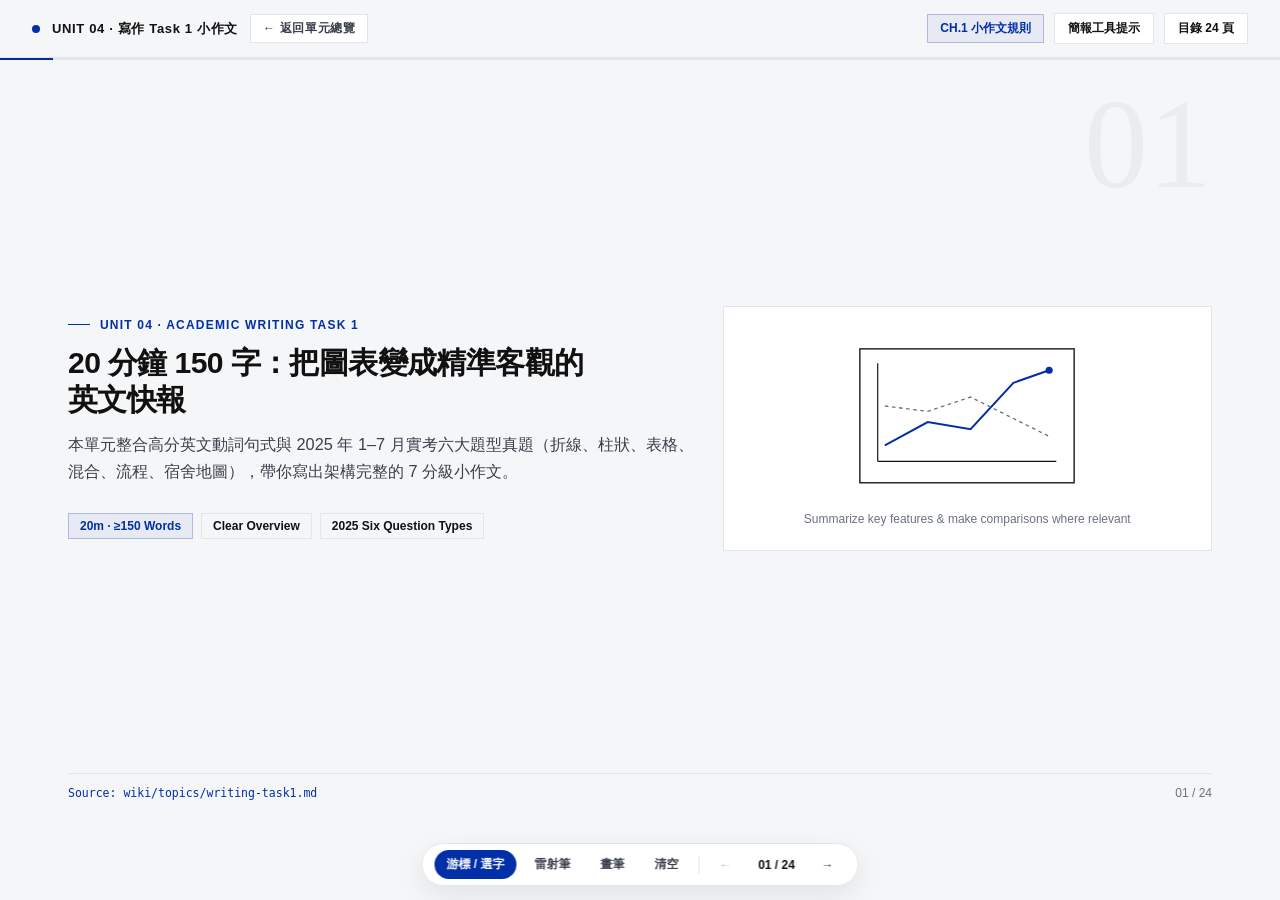
<file: ielts-wiki/slides/unit4.html>
<!DOCTYPE html>
<html lang="zh-Hant">
<head>
  <meta charset="UTF-8" />
  <meta name="viewport" content="width=device-width, initial-scale=1.0" />
  <title>Unit 04｜寫作 Task 1 小作文（24 頁深度版）</title>
  <link rel="stylesheet" href="assets/gallery.css" />
</head>
<body>
  <header class="topbar">
    <div class="brand"><span class="brand-dot"></span><span>UNIT 04 · 寫作 Task 1 小作文</span><a href="../home.html">← 返回單元總覽</a></div>
    <div class="topbar-right">
      <span class="chapter-pill" id="chapterPill">CH.1 小作文規則</span>
      <button class="btn-ghost" id="hintBtn" type="button">簡報工具提示</button>
      <button class="btn-ghost" id="tocBtn" type="button">目錄 24 頁</button>
    </div>
  </header>
  <div class="progress-track"><div class="progress-fill" id="progressFill"></div></div>
  <div class="hint-popover" id="hintPopover">
    <h4>互動教學工具說明</h4>
    <ul>
      <li><strong>查劍橋字典</strong>：在「游標 / 選字」模式下反白任意英文單字，點擊浮動氣泡即可直連劍橋字典。</li>
      <li><strong>三色螢光筆</strong>：反白重點文字後，點氣泡上的柔黃、薄荷綠或淡藍圓點上色。</li>
      <li><strong>雷射筆 ＆ 畫筆</strong>：從底部 Dock 切換雷射指示或自由板書，換頁自動清空。</li>
    </ul>
  </div>
  <canvas id="drawCanvas"></canvas><div id="laserDot"></div>
  <div id="selectionBubble">
    <span style="font-size:11px; color:#9CA3AF; padding-left:4px;">螢光筆</span>
    <button class="hl-swatch" style="background:#FFF0A6;" data-hl="hl-yellow"></button>
    <button class="hl-swatch" style="background:#D2F1E4;" data-hl="hl-mint"></button>
    <button class="hl-swatch" style="background:#DCE7F0;" data-hl="hl-blue"></button>
    <a id="cambridgeLink" class="bubble-btn" href="#" target="_blank" rel="noopener noreferrer" style="display:none; border-left:1px solid rgba(255,255,255,0.25); padding-left:10px;">查劍橋字典：<strong id="cambridgeWord"></strong> ↗</a>
  </div>

  <main class="deck" id="deck">
    <section class="slide active" data-ch="CH.1 小作文規則" data-title="Unit 04 封面：寫作 Task 1 小作文攻略">
      <div class="slide-inner"><div class="bg-num">01</div>
        <div class="grid-2-asym">
          <div style="display:flex; flex-direction:column; justify-content:center;">
            <div class="slide-kicker">UNIT 04 · ACADEMIC WRITING TASK 1</div>
            <h1 class="slide-title">20 分鐘 150 字：把圖表變成精準客觀的英文快報</h1>
            <p class="slide-lead">本單元整合高分英文動詞句式與 2025 年 1–7 月實考六大題型真題（折線、柱狀、表格、混合、流程、宿舍地圖），帶你寫出架構完整的 7 分級小作文。</p>
            <div class="chip-row"><span class="chip blue">20m · ≥150 Words</span><span class="chip">Clear Overview</span><span class="chip">2025 Six Question Types</span></div>
          </div>
          <div class="art-frame">
            <svg viewBox="0 0 280 190" width="100%" style="max-width:250px;" fill="none"><rect x="20" y="20" width="240" height="150" stroke="#111111" stroke-width="1.5"/><line x1="40" y1="146" x2="240" y2="146" stroke="#111111" stroke-width="1.3"/><line x1="40" y1="36" x2="40" y2="146" stroke="#111111" stroke-width="1.3"/><polyline points="48,128 96,102 144,110 192,58 232,44" stroke="#002FA7" stroke-width="2.2"/><polyline points="48,84 96,90 144,74 192,98 232,118" stroke="#6B7280" stroke-width="1.5" stroke-dasharray="4 4"/><circle cx="232" cy="44" r="4" fill="#002FA7"/></svg>
            <div class="art-caption">Summarize key features &amp; make comparisons where relevant</div>
          </div>
        </div>
      </div>
      <footer class="slide-foot"><span class="source-tag">Source: wiki/topics/writing-task1.md</span><span>01 / 24</span></footer>
    </section>

    <section class="slide" data-ch="CH.1 小作文規則" data-title="小作文定位：20 分鐘、150 字、佔 1/3 分數">
      <div class="slide-inner"><div class="bg-num">02</div>
        <div class="slide-kicker">CH.1 小作文規則</div>
        <h2 class="slide-title">小作文不是發揮創意，而是「看圖寫報告」</h2>
        <p class="slide-lead">題目固定指令：<code>"Summarise the information by selecting and reporting the main features, and make comparisons where relevant."</code></p>
        <div class="grid-3">
          <div class="card-accent"><div class="stat-big">20m</div><div class="card-title">Time Limit</div><p class="card-body">超過 20 分鐘就會壓縮佔分兩倍的 Task 2，寫滿關鍵特徵後必須果斷收尾。</p></div>
          <div class="card"><div class="stat-big">150+</div><div class="card-title">Minimum Word Count</div><p class="card-body">建議寫到 165–190 字最安全，既完整涵蓋數據又不會太耗時。</p></div>
          <div class="card"><div class="stat-big">0 意見</div><div class="card-title">Objective Tone</div><p class="card-body">絕不寫 `I think` 或推測「因為景氣差所以下降」，只報告圖上看得到的變化！</p></div>
        </div>
      </div>
      <footer class="slide-foot"><span class="source-tag">Source: wiki/topics/writing-task1.md</span><span>02 / 24</span></footer>
    </section>

    <section class="slide" data-ch="CH.1 小作文規則" data-title="2025 實考六大圖表類型總覽">
      <div class="slide-inner"><div class="bg-num">03</div>
        <div class="slide-kicker">CH.1 小作文規則</div>
        <h2 class="slide-title">2025 上半年考過這六種圖表</h2>
        <p class="slide-lead">把題型先分成「有數字（數據類）」跟「沒數字（非數據類）」，解法與必用文法立刻清楚一半。</p>
        <div class="grid-2-even">
          <div class="card-accent"><div class="card-label blue">數據類（Quantitative Charts）</div><ul class="list-clean"><li><strong>Line Graph</strong>：1961–2013 肉類消耗、2006–2013 醫療支出</li><li><strong>Bar Chart</strong>：UK 博物館參觀數、巴西利亞 vs 薩爾瓦多雨量</li><li><strong>Table</strong>：2000–2004 石油產量、1975–2005 稅收佔 GDP</li><li><strong>Mixed (Bar + Pie)</strong>：2000 vs 2010 新加坡教育程度</li></ul></div>
          <div class="card"><div class="card-label blue">非數據類（Non-data Diagrams）</div><ul class="list-clean"><li><strong>Process Diagram</strong>：Concrete Canvas 水泥帆布 8 步、Making Jam 6 步</li><li><strong>Floor Plan / Map</strong>：學生宿舍 2010 vs Now 空間改造</li></ul></div>
        </div>
      </div>
      <footer class="slide-foot"><span class="source-tag">Source: wiki/topics/writing-task1.md</span><span>03 / 24</span></footer>
    </section>

    <section class="slide" data-ch="CH.1 小作文規則" data-title="20 分鐘細部時間分配">
      <div class="slide-inner"><div class="bg-num">04</div>
        <div class="slide-kicker">CH.1 小作文規則</div>
        <h2 class="slide-title">20 分鐘怎麼切？3 + 15 + 2 分鐘</h2>
        <p class="slide-lead">先花 3 分鐘分組再下筆，寫起來會比邊看邊寫快上一倍，也才不會漏掉 Overview。</p>
        <div class="grid-3">
          <div class="card"><div class="card-label blue">前 3 分鐘</div><div class="card-title">Analyze &amp; Group</div><p class="card-body">圈出最高、最低、交叉點與總趨勢，決定 Body 1 與 Body 2 怎麼分組。</p></div>
          <div class="card-accent"><div class="card-label blue">中間 15 分鐘</div><div class="card-title">Draft 4 Paragraphs</div><p class="card-body">開頭 2 分 → Overview 3 分 → Body 1 &amp; 2 各 5 分鐘，精準寫出關鍵數字。</p></div>
          <div class="card"><div class="card-label blue">最後 2 分鐘</div><div class="card-title">Proofread Tense &amp; Units</div><p class="card-body">特別檢查過去年份有沒有全部用對過去式，以及 `% / million / tonnes` 單位。</p></div>
        </div>
      </div>
      <footer class="slide-foot"><span class="source-tag">Source: wiki/topics/writing-task1.md</span><span>04 / 24</span></footer>
    </section>

    <section class="slide" data-ch="CH.2 四段骨架與 Overview" data-title="萬用四段式黃金結構">
      <div class="slide-inner"><div class="bg-num">05</div>
        <div class="slide-kicker">CH.2 四段骨架與 Overview</div>
        <h2 class="slide-title">不管哪一種圖表，一律套用「四段式骨架」</h2>
        <p class="slide-lead">把總趨勢放在第二段（Overview），即使最後時間緊迫，考官一眼也能看到你的整體結構完整。</p>
        <div class="grid-2-even">
          <div class="card"><div class="card-label blue">第 1 段 &amp; 第 2 段</div><ul class="list-clean"><li><strong>Introduction（1–2 句）</strong>：Paraphrase the prompt（改寫題目對象、單位與時間）。</li><li><strong>Overview（2–3 句）</strong>：Summarize overall trends and extremes（<strong>不放具體數字</strong>）。</li></ul></div>
          <div class="card-accent"><div class="card-label blue">第 3 段 &amp; 第 4 段</div><ul class="list-clean"><li><strong>Body 1</strong>：第一組數據（上升組／第一張圖），附精準起終點與極值數字。</li><li><strong>Body 2</strong>：第二組數據（下降組／第二張圖），用對比詞做跨組高低比較。</li></ul></div>
        </div>
      </div>
      <footer class="slide-foot"><span class="source-tag">Source: wiki/topics/writing-task1.md</span><span>05 / 24</span></footer>
    </section>

    <section class="slide" data-ch="CH.2 四段骨架與 Overview" data-title="第 1 段 Intro 改寫動詞庫">
      <div class="slide-inner"><div class="bg-num">06</div>
        <div class="slide-kicker">CH.2 四段骨架與 Overview</div>
        <h2 class="slide-title">開頭第一句怎麼改寫？換掉題目的 show</h2>
        <p class="slide-lead">整句照抄題目會被扣字數也不計分，熟記這四個開頭萬用動詞與時間改寫法就能一秒完成第一段。</p>
        <div class="grid-2-even">
          <div class="card-accent"><div class="card-label blue">四大改寫動詞 ＋ 時間換字</div><ul class="list-clean"><li><code>illustrate / demonstrate / reflect / show</code></li><li><code>between 2000 and 2010</code> ↔ <code>over a 10-year period from 2000 to 2010</code></li><li><code>the percentage of</code> ↔ <code>the proportion of</code></li></ul></div>
          <div class="card"><div class="card-label">開頭改寫示範</div><div class="quote-en">"The line graph <strong>illustrates</strong> the changes in global meat consumption <strong>over a 52-year period from</strong> 1961 to 2013."</div></div>
        </div>
      </div>
      <footer class="slide-foot"><span class="source-tag">Source: wiki/topics/writing-task1.md</span><span>06 / 24</span></footer>
    </section>

    <section class="slide" data-ch="CH.2 四段骨架與 Overview" data-title="第 2 段 Overview（全篇靈魂）怎麼寫？">
      <div class="slide-inner"><div class="bg-num">07</div>
        <div class="slide-kicker">CH.2 四段骨架與 Overview</div>
        <h2 class="slide-title">沒有寫 Overview，Task Achievement 很難過 5.5</h2>
        <p class="slide-lead">用 <code>Overall, it is clear that...</code> 開頭，只挑「最顯眼的大方向」，千萬別塞進細碎數字。</p>
        <div class="grid-2-even">
          <div class="card"><div class="card-title">動態圖 Overview 範例</div><div class="quote-en">"<strong>Overall</strong>, healthcare spending rose steadily across all countries, with Country A <strong>remaining the highest</strong> throughout the period."</div></div>
          <div class="card-accent"><div class="card-title">靜態圖 Overview 範例</div><div class="quote-en">"<strong>Overall</strong>, university graduates <strong>accounted for the largest share</strong> in 2010, whereas secondary-level figures saw a noticeable decline."</div></div>
        </div>
      </div>
      <footer class="slide-foot"><span class="source-tag">Source: wiki/topics/writing-task1.md</span><span>07 / 24</span></footer>
    </section>

    <section class="slide" data-ch="CH.2 四段骨架與 Overview" data-title="Body 1 &amp; 2 數據分組的三大原則">
      <div class="slide-inner"><div class="bg-num">08</div>
        <div class="slide-kicker">CH.2 四段骨架與 Overview</div>
        <h2 class="slide-title">數字太多寫不完？學會「分組」而不是全報</h2>
        <p class="slide-lead">小作文考的是「挑選重點特徵（Key Features）」，不是把表格裡 30 個數字全部唸一遍。</p>
        <div class="grid-3">
          <div class="card"><div class="card-title">依趨勢分組</div><p class="card-body">上升的放 Body 1，下降或波動持平的放 Body 2，邏輯最直覺。</p></div>
          <div class="card-accent"><div class="card-title">依高低規模分組</div><p class="card-body">佔比最大的前兩名放 Body 1，其餘低佔比放 Body 2，並用 `far outweighs` 比較。</p></div>
          <div class="card"><div class="card-title">依時間切半</div><p class="card-body">只有 1–2 條線但年份很長時，前半段轉折放 Body 1、後半段放 Body 2。</p></div>
        </div>
      </div>
      <footer class="slide-foot"><span class="source-tag">Source: wiki/topics/writing-task1.md</span><span>08 / 24</span></footer>
    </section>

    <section class="slide" data-ch="CH.3 高分詞彙與句型" data-title="趨勢動詞升級：劇烈上升與劇烈下降">
      <div class="slide-inner"><div class="bg-num">09</div>
        <div class="slide-kicker">CH.3 高分詞彙與句型庫</div>
        <h2 class="slide-title">別再只寫 increase / decrease！高分動詞替換</h2>
        <p class="slide-lead">精準的動詞能讓字彙分數（Lexical Resource）瞬間拉開差距，反白可查劍橋字典確認搭配。</p>
        <div class="grid-2-even">
          <div class="card-accent"><div class="card-label blue">劇烈上升</div><ul class="list-clean"><li><code>rocket</code>（火箭般飆升）</li><li><code>surge</code>（激增）</li><li><code>soar</code>（急劇高飛）</li><li><code>double</code>（翻倍，描述 20%→40% 超好用！）</li></ul></div>
          <div class="card"><div class="card-label blue">劇烈下降</div><ul class="list-clean"><li><code>plummet</code>（垂直暴跌）</li><li><code>plunge</code>（驟降）</li><li><code>slip dramatically</code>（大幅滑落）</li><li><code>halve</code>（減半，描述 60%→30% 超精準！）</li></ul></div>
        </div>
      </div>
      <footer class="slide-foot"><span class="source-tag">Source: wiki/topics/writing-task1.md</span><span>09 / 24</span></footer>
    </section>

    <section class="slide" data-ch="CH.3 高分詞彙與句型" data-title="程度與速度副詞搭配">
      <div class="slide-inner"><div class="bg-num">10</div>
        <div class="slide-kicker">CH.3 高分詞彙與句型庫</div>
        <h2 class="slide-title">程度副詞：精準區分「暴漲」vs.「緩慢爬升」</h2>
        <p class="slide-lead">把「動詞＋副詞」（<code>rose sharply</code>）換成「there was a＋形容詞＋名詞」（<code>there was a sharp rise</code>）就能輕鬆變換句型。</p>
        <div class="grid-3">
          <div class="card-accent"><div class="card-title">幅度大／速度快</div><p class="card-body"><code>dramatically</code><br><code>sharply</code><br><code>substantially</code></p></div>
          <div class="card"><div class="card-title">幅度中等／溫和</div><p class="card-body"><code>moderately</code><br><code>slightly</code></p></div>
          <div class="card"><div class="card-title">穩定／緩慢</div><p class="card-body"><code>steadily</code><br><code>gradually</code></p></div>
        </div>
      </div>
      <footer class="slide-foot"><span class="source-tag">Source: wiki/topics/writing-task1.md</span><span>10 / 24</span></footer>
    </section>

    <section class="slide" data-ch="CH.3 高分詞彙與句型" data-title="高級對比連接詞與倍數比較">
      <div class="slide-inner"><div class="bg-num">11</div>
        <div class="slide-kicker">CH.3 高分詞彙與句型庫</div>
        <h2 class="slide-title">讓數據之間產生連結：高級對比表達</h2>
        <p class="slide-lead">7 分範文不會只寫 `and`，而是用對比詞把兩組數字扣在一起，展現分析能力。</p>
        <div class="grid-2-even">
          <div class="card"><div class="card-title">對比轉折詞</div><div class="quote-en">"Male employment rose to 75%; <strong>conversely</strong>, female participation fell to 42% (and <strong>vice versa</strong> in the service sector)."</div></div>
          <div class="card-accent"><div class="card-title">壓倒性差距</div><div class="quote-en">"Public spending on healthcare <strong>far outweighs</strong> investment in recreation, standing at <strong>three times higher than</strong> the 2006 figure."</div></div>
        </div>
      </div>
      <footer class="slide-foot"><span class="source-tag">Source: wiki/topics/writing-task1.md</span><span>11 / 24</span></footer>
    </section>

    <section class="slide" data-ch="CH.3 高分詞彙與句型" data-title="高分加分句型：with + N + V-ing / V-ed">
      <div class="slide-inner"><div class="bg-num">12</div>
        <div class="slide-kicker">CH.3 高分詞彙與句型庫</div>
        <h2 class="slide-title">一句同時塞進兩個數據：with 伴隨狀語</h2>
        <p class="slide-lead">這組句型在文法多樣性（GRA）上極為加分，適合用來補充次要數據或空間變化。</p>
        <div class="grid-2-even">
          <div class="card-accent"><div class="card-label blue">主動進行：with + N + V-ing</div><div class="quote-en">"Energy consumption surged in 2010, <strong>with</strong> industrial usage <strong>accounting for</strong> 45%."</div></div>
          <div class="card"><div class="card-label blue">被動狀態：with + N + V-ed</div><div class="quote-en">"The dorm was expanded, <strong>with</strong> two extra bedrooms <strong>added</strong> to the east wing."</div></div>
        </div>
      </div>
      <footer class="slide-foot"><span class="source-tag">Source: wiki/topics/writing-task1.md</span><span>12 / 24</span></footer>
    </section>

    <section class="slide" data-ch="CH.4 2025 真題實戰" data-title="2025 表格題（Table）真題拆解">
      <div class="slide-inner"><div class="bg-num">13</div>
        <div class="slide-kicker">CH.4 2025 數據與非數據真題拆解</div>
        <h2 class="slide-title">2025 表格題：石油產量、GDP 稅收與工時</h2>
        <p class="slide-lead">面對密密麻麻的表格（2000–2004 石油產量、1975–2005 稅收佔 GDP、2002 年工時），只抓「最高行、最低行、變化最大格」。</p>
        <div class="grid-2-even">
          <div class="card"><div class="card-title">橫向 vs. 縱向掃描</div><p class="card-body">先橫看每個國家的起終年份變化，再縱看同一年份裡誰排第一誰墊底。</p></div>
          <div class="card-accent"><div class="card-title">適度合併相近數據</div><div class="quote-en">"Tax revenue in both Germany and France <strong>hovered around 35%</strong> of GDP between 1995 and 2005."</div></div>
        </div>
      </div>
      <footer class="slide-foot"><span class="source-tag">Source: wiki/topics/writing-task1.md</span><span>13 / 24</span></footer>
    </section>

    <section class="slide" data-ch="CH.4 2025 真題實戰" data-title="2025 柱狀圖（Bar Chart）真題拆解">
      <div class="slide-inner"><div class="bg-num">14</div>
        <div class="slide-kicker">CH.4 2025 數據與非數據真題拆解</div>
        <h2 class="slide-title">2025 柱狀圖：英國博物館、降雨量與性別比例</h2>
        <p class="slide-lead">2025 年考出 2015 英國博物館參觀數、巴西利亞 vs 薩爾瓦多雨量、家務時數與各領域女性比例。</p>
        <div class="grid-2-even">
          <div class="card"><div class="card-title">靜態柱狀圖重點</div><p class="card-body">沒有年份變化時，重點在「比較長短差距」與「第一名 vs. 最後一名」，例如某領域女性比例遠低於男性。</p></div>
          <div class="card-accent"><div class="card-title">雙柱對比（Brasilia vs. Salvador）</div><div class="quote-en">"While Brasilia experienced a pronounced dry season mid-year, Salvador maintained <strong>consistently high rainfall</strong>."</div></div>
        </div>
      </div>
      <footer class="slide-foot"><span class="source-tag">Source: wiki/topics/writing-task1.md</span><span>14 / 24</span></footer>
    </section>

    <section class="slide" data-ch="CH.4 2025 真題實戰" data-title="2025 折線圖（Line Graph）真題拆解">
      <div class="slide-inner"><div class="bg-num">15</div>
        <div class="slide-kicker">CH.4 2025 數據與非數據真題拆解</div>
        <h2 class="slide-title">2025 折線圖：肉類消耗、醫療支出與列車誤點</h2>
        <p class="slide-lead">2025 考題涵蓋 1961–2013 肉類消耗、2006–2013 醫療支出、2008 列車誤點與取消率。</p>
        <div class="grid-2-even">
          <div class="card-accent"><div class="card-title">必寫的 4 個節點</div><ul class="list-clean"><li><strong>Starting point</strong>（起點值）</li><li><strong>Peak / Trough</strong>（最高峰／最低谷）</li><li><strong>Intersection</strong>（交叉反超點）</li><li><strong>Ending point</strong>（終點值）</li></ul></div>
          <div class="card"><div class="card-title">超越動詞必背</div><div class="quote-en">"Poultry consumption <strong>overtook</strong> beef in 1995 and <strong>surpassed</strong> all other meat categories by 2013."</div></div>
        </div>
      </div>
      <footer class="slide-foot"><span class="source-tag">Source: wiki/topics/writing-task1.md</span><span>15 / 24</span></footer>
    </section>

    <section class="slide" data-ch="CH.4 2025 真題實戰" data-title="2025 混合圖（Mixed: Bar + Pie）真題拆解">
      <div class="slide-inner"><div class="bg-num">16</div>
        <div class="slide-kicker">CH.4 2025 數據與非數據真題拆解</div>
        <h2 class="slide-title">2025 混合圖：2000 vs 2010 新加坡教育程度</h2>
        <p class="slide-lead">同時給一張柱狀圖和一張圓餅圖時，結構最簡單：<strong>Body 1 寫第一張圖、Body 2 寫第二張圖</strong>。</p>
        <div class="grid-2-even">
          <div class="card"><div class="card-title">Intro 兩張圖都要提到</div><div class="quote-en">"The bar chart illustrates educational attainment by gender, <strong>while</strong> the pie charts compare overall qualification levels in 2000 and 2010."</div></div>
          <div class="card-accent"><div class="card-title">Overview 找共同連動</div><p class="card-body">點出新加坡居民高學歷比例整體提升的共同趨勢，以及各自佔比最高的組別。</p></div>
        </div>
      </div>
      <footer class="slide-foot"><span class="source-tag">Source: wiki/topics/writing-task1.md</span><span>16 / 24</span></footer>
    </section>

    <section class="slide" data-ch="CH.4 2025 真題實戰" data-title="2025 流程圖（Process）順序連接詞">
      <div class="slide-inner"><div class="bg-num">17</div>
        <div class="slide-kicker">CH.4 2025 數據與非數據真題拆解</div>
        <h2 class="slide-title">流程圖沒數字怎麼寫？靠「順序詞 ＋ 被動語態」</h2>
        <p class="slide-lead">2025 年考出 Concrete Canvas 水泥帆布（8 步驟）與 Making Jam 製作果醬（6 步驟），一定要寫出總步驟數。</p>
        <div class="grid-2-even">
          <div class="card-accent"><div class="card-label blue">必背流程順序詞</div><ul class="list-clean"><li><code>At the preliminary stage, ...</code>（初步階段）</li><li><code>After the initial stage, ...</code>（初始階段之後）</li><li><code>In the subsequent stage, ...</code>（接下來的階段）</li><li><code>At the final stage, ...</code>（最後階段）</li></ul></div>
          <div class="card"><div class="card-label blue">Overview 怎麼寫？</div><div class="quote-en">"Overall, the process consists of six distinct stages, starting with washing raw fruit and culminating in sealed jars ready for retail."</div></div>
        </div>
      </div>
      <footer class="slide-foot"><span class="source-tag">Source: wiki/topics/writing-task1.md</span><span>17 / 24</span></footer>
    </section>

    <section class="slide" data-ch="CH.4 2025 真題實戰" data-title="2025 流程圖實戰：Concrete Canvas 與果醬製作">
      <div class="slide-inner"><div class="bg-num">18</div>
        <div class="slide-kicker">CH.4 2025 數據與非數據真題拆解</div>
        <h2 class="slide-title">流程圖文法關鍵：現在簡單式被動語態</h2>
        <p class="slide-lead">製作產品時「誰做的」不重要，重點在原料怎麼被加工，因此全文大量使用 `is / are + V-ed`。</p>
        <div class="grid-2-even">
          <div class="card"><div class="card-title">Making Jam（6 步驟）示範</div><div class="quote-en">"Once the fruit <strong>is washed</strong>, sugar and pectin <strong>are added</strong>, and the mixture <strong>is heated</strong> at high temperature before being poured into jars."</div></div>
          <div class="card-accent"><div class="card-title">Concrete Canvas（8 步驟）示範</div><div class="quote-en">"Dry concrete <strong>is sandwiched</strong> between fibrous layers; once delivered, water <strong>is sprayed</strong> onto the surface so it hardens."</div></div>
        </div>
      </div>
      <footer class="slide-foot"><span class="source-tag">Source: wiki/topics/writing-task1.md</span><span>18 / 24</span></footer>
    </section>

    <section class="slide" data-ch="CH.4 2025 真題實戰" data-title="2025 平面地圖變遷（Floor Plan）：學生宿舍改造">
      <div class="slide-inner"><div class="bg-num">19</div>
        <div class="slide-kicker">CH.4 2025 數據與非數據真題拆解</div>
        <h2 class="slide-title">2025 地圖變遷真題：學生宿舍 2010 vs. Now</h2>
        <p class="slide-lead">平面圖考「空間功能的改造」，把原本跟現在長不一樣的地方分區描述即可。</p>
        <div class="grid-2-even">
          <div class="card-accent"><div class="card-label blue">2025 宿舍改造核心句型</div><div class="quote-en">"The former living room <strong>was converted into</strong> an additional bedroom, while the gardens <strong>were replaced by</strong> car parking and en-suite bathrooms."</div></div>
          <div class="card"><div class="card-label blue">必備改造動詞</div><ul class="list-clean"><li><code>was converted into</code>（被改建為）</li><li><code>was replaced by</code>（被取代）</li><li><code>remained unchanged</code>（維持不變）</li></ul></div>
        </div>
      </div>
      <footer class="slide-foot"><span class="source-tag">Source: wiki/topics/writing-task1.md</span><span>19 / 24</span></footer>
    </section>

    <section class="slide" data-ch="CH.5 實戰對比與檢核" data-title="實戰對比（一）：流水帳 vs. 抓總勢">
      <div class="slide-inner"><div class="bg-num">20</div>
        <div class="slide-kicker">CH.5 實戰對比與檢核</div>
        <h2 class="slide-title">實戰對比：流水帳 NG 版 vs. 高分對比版</h2>
        <p class="slide-lead">把兩組寫法並排看，字彙與句型差距一眼就看出來。</p>
        <div class="grid-2-even">
          <div class="card"><div class="card-label">NG 寫法（照唸年份＋缺對比）</div><div class="quote-en">"In 2000, A was 20%. In 2005, A was 35%. In 2010, A increased to 50%. B was 10% in 2000 and 15% in 2010."</div></div>
          <div class="card-accent"><div class="card-label blue">高分寫法（動詞升級＋高低對比）</div><div class="quote-en">"A <strong>surged</strong> from 20% in 2000 to 50% in 2010, <strong>far outweighing</strong> B, which rose only <strong>slightly</strong> to 15%."</div></div>
        </div>
      </div>
      <footer class="slide-foot"><span class="source-tag">Source: wiki/topics/writing-task1.md</span><span>20 / 24</span></footer>
    </section>

    <section class="slide" data-ch="CH.5 實戰對比與檢核" data-title="實戰對比（二）：正確使用過去式與完成式">
      <div class="slide-inner"><div class="bg-num">21</div>
        <div class="slide-kicker">CH.5 實戰對比與檢核</div>
        <h2 class="slide-title">時態不統一是大忌！三種時間軸這樣配時態</h2>
        <p class="slide-lead">動筆前先看圖表底下的年份，一秒決定全文時態。</p>
        <div class="grid-3">
          <div class="card"><div class="card-title">過去年份（2000–2010）</div><p class="card-body">一律用<strong>過去簡單式</strong>（`rose / plummeted / was`）。</p></div>
          <div class="card-accent"><div class="card-title">跨越到現在（2010–Now）</div><p class="card-body">描述改變過程用<strong>現在完成式</strong>（`has been converted into`）。</p></div>
          <div class="card"><div class="card-title">無年份／未來預測</div><p class="card-body">流程圖用<strong>現在簡單式</strong>；未來圖用 `is projected to`。</p></div>
        </div>
      </div>
      <footer class="slide-foot"><span class="source-tag">Source: wiki/topics/writing-task1.md</span><span>21 / 24</span></footer>
    </section>

    <section class="slide" data-ch="CH.5 實戰對比與檢核" data-title="常見失分檢查：單位與名詞主詞">
      <div class="slide-inner"><div class="bg-num">22</div>
        <div class="slide-kicker">CH.5 實戰對比與檢核</div>
        <h2 class="slide-title">別寫出「中國上升了」：主詞要是「數據／比例」</h2>
        <p class="slide-lead">英文寫作講究主詞精準，國家本身不會變成 50%，是「該國的某項比例或產量」變成 50%。</p>
        <div class="grid-2-even">
          <div class="card"><div class="card-label">NG 寫法</div><p class="card-body"><code>China increased to 50% in 2010.</code></p></div>
          <div class="card-accent"><div class="card-label blue">正確寫法</div><p class="card-body"><code><strong>The proportion of</strong> energy used in China increased to 50% in 2010.</code></p></div>
        </div>
      </div>
      <footer class="slide-foot"><span class="source-tag">Source: wiki/topics/writing-task1.md</span><span>22 / 24</span></footer>
    </section>

    <section class="slide" data-ch="CH.5 實戰對比與檢核" data-title="隨堂快篩（3 題檢核）">
      <div class="slide-inner"><div class="bg-num">23</div>
        <div class="slide-kicker">CH.5 實戰對比與檢核</div>
        <h2 class="slide-title">隨堂檢核：這 3 個重點都記住了嗎？</h2>
        <p class="slide-lead">快速測試小作文核心觀念。</p>
        <div class="grid-3">
          <div class="card-accent"><div class="card-label blue">Q1</div><div class="card-title">Overview 段可以放具體百分比嗎？</div><p class="card-body">答案：<strong>不要放</strong>，只寫總趨勢與最高／最低。</p></div>
          <div class="card-accent"><div class="card-label blue">Q2</div><div class="card-title">流程圖主要用主動還是被動語態？</div><p class="card-body">答案：<strong>現在簡單式被動語態</strong>。</p></div>
          <div class="card-accent"><div class="card-label blue">Q3</div><div class="card-title">Task 1 可以推測數據上升的原因嗎？</div><p class="card-body">答案：<strong>絕對不行</strong>，只報事實。</p></div>
        </div>
      </div>
      <footer class="slide-foot"><span class="source-tag">Source: wiki/topics/writing-task1.md</span><span>23 / 24</span></footer>
    </section>

    <section class="slide" data-ch="CH.5 實戰對比與檢核" data-title="Unit 04 課後行動檢核表">
      <div class="slide-inner"><div class="bg-num">24</div>
        <div class="slide-kicker">CH.5 單元總結</div>
        <h2 class="slide-title">Unit 04 完成！接下來進入主戰場 Task 2</h2>
        <p class="slide-lead">熟練小作文的 20 分鐘配時後，前往 Unit 05 攻克佔寫作 2/3 分數的大作文。</p>
        <div class="grid-2-asym">
          <div class="card-accent">
            <div class="card-label blue">UNIT 04 CHECKLIST</div>
            <label class="check-item"><input type="checkbox" /> 熟記四段結構與 `illustrate / surge / plummet / conversely`</label>
            <label class="check-item"><input type="checkbox" /> 練習 1 篇動態折線圖＋1 篇流程圖或地圖變遷（限時 20 分）</label>
            <label class="check-item"><input type="checkbox" /> 檢查自己寫的主詞是否為 `The proportion / figure of...`</label>
          </div>
          <div class="card" style="justify-content:center; align-items:flex-start;">
            <div class="card-label">NEXT UNIT</div>
            <div class="card-title">前往 Unit 05：寫作 Task 2 大作文</div>
            <p class="card-body">學習 PEEL 論證推進法與 2025 五大高頻申論母題。</p>
            <div style="margin-top:8px; display:flex; gap:10px; flex-wrap:wrap;">
              <a class="btn-ghost" href="unit5.html" style="background:var(--klein); color:#FFF; border-color:var(--klein); text-decoration:none; padding:9px 18px;">進入 Unit 05 →</a>
              <a class="btn-ghost" href="../home.html" style="text-decoration:none; padding:9px 18px;">回單元總覽</a>
            </div>
          </div>
        </div>
      </div>
      <footer class="slide-foot"><span class="source-tag">Source: wiki/topics/writing-task1.md</span><span>24 / 24</span></footer>
    </section>
  </main>

  <div class="dock-wrap" id="dock">
    <button class="dock-btn active" id="modeCursor" type="button">游標 / 選字</button>
    <button class="dock-btn" id="modeLaser" type="button">雷射筆</button>
    <button class="dock-btn" id="modePen" type="button">畫筆</button>
    <button class="dock-btn" id="clearAllBtn" type="button">清空</button>
    <div class="dock-sep"></div>
    <button class="dock-btn" id="prevBtn" type="button">←</button>
    <span class="dock-page" id="pageCounter">01 / 24</span>
    <button class="dock-btn" id="nextBtn" type="button">→</button>
  </div>
  <div class="toc-overlay" id="tocOverlay" aria-hidden="true"><div class="toc-panel"><div class="toc-header"><strong style="font-size:1rem;">Unit 04 目錄（24 頁）</strong><button class="btn-ghost" id="closeTocBtn" type="button">關閉</button></div><div id="tocList" style="display:flex; flex-direction:column; gap:4px;"></div></div></div>
  <script src="assets/toolkit.js"></script>
</body>
</html>
</file>
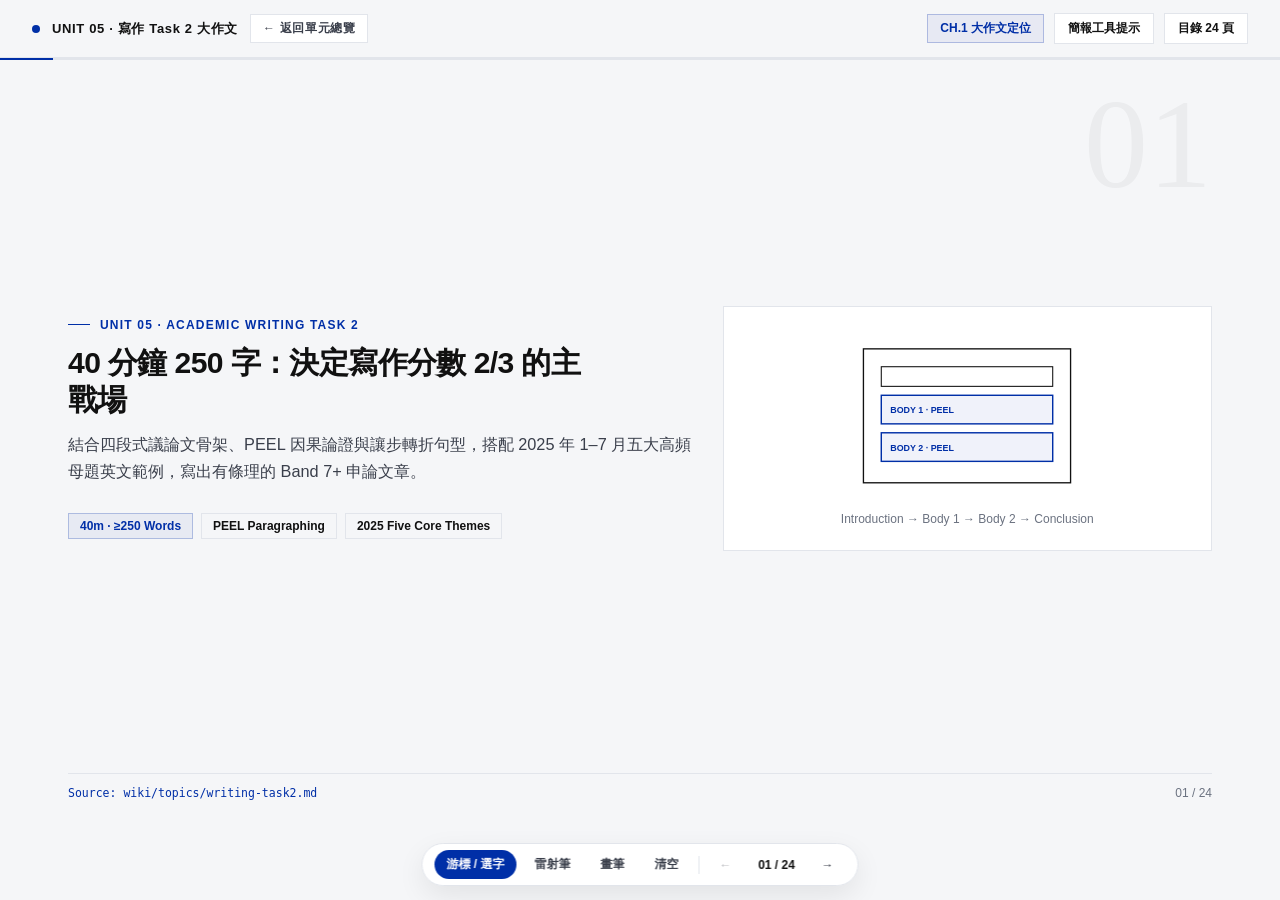
<file: ielts-wiki/slides/unit5.html>
<!DOCTYPE html>
<html lang="zh-Hant">
<head>
  <meta charset="UTF-8" />
  <meta name="viewport" content="width=device-width, initial-scale=1.0" />
  <title>Unit 05｜寫作 Task 2 大作文（24 頁深度版）</title>
  <link rel="stylesheet" href="assets/gallery.css" />
</head>
<body>
  <header class="topbar">
    <div class="brand"><span class="brand-dot"></span><span>UNIT 05 · 寫作 Task 2 大作文</span><a href="../home.html">← 返回單元總覽</a></div>
    <div class="topbar-right">
      <span class="chapter-pill" id="chapterPill">CH.1 大作文定位</span>
      <button class="btn-ghost" id="hintBtn" type="button">簡報工具提示</button>
      <button class="btn-ghost" id="tocBtn" type="button">目錄 24 頁</button>
    </div>
  </header>
  <div class="progress-track"><div class="progress-fill" id="progressFill"></div></div>
  <div class="hint-popover" id="hintPopover">
    <h4>互動教學工具說明</h4>
    <ul>
      <li><strong>查劍橋字典</strong>：在「游標 / 選字」模式下反白任意英文單字，點擊浮動氣泡即可直連劍橋字典。</li>
      <li><strong>三色螢光筆</strong>：反白重點文字後，點氣泡上的柔黃、薄荷綠或淡藍圓點上色。</li>
      <li><strong>雷射筆 ＆ 畫筆</strong>：從底部 Dock 切換雷射指示或自由板書，換頁自動清空。</li>
    </ul>
  </div>
  <canvas id="drawCanvas"></canvas><div id="laserDot"></div>
  <div id="selectionBubble">
    <span style="font-size:11px; color:#9CA3AF; padding-left:4px;">螢光筆</span>
    <button class="hl-swatch" style="background:#FFF0A6;" data-hl="hl-yellow"></button>
    <button class="hl-swatch" style="background:#D2F1E4;" data-hl="hl-mint"></button>
    <button class="hl-swatch" style="background:#DCE7F0;" data-hl="hl-blue"></button>
    <a id="cambridgeLink" class="bubble-btn" href="#" target="_blank" rel="noopener noreferrer" style="display:none; border-left:1px solid rgba(255,255,255,0.25); padding-left:10px;">查劍橋字典：<strong id="cambridgeWord"></strong> ↗</a>
  </div>

  <main class="deck" id="deck">
    <section class="slide active" data-ch="CH.1 大作文定位" data-title="Unit 05 封面：寫作 Task 2 大作文攻略">
      <div class="slide-inner"><div class="bg-num">01</div>
        <div class="grid-2-asym">
          <div style="display:flex; flex-direction:column; justify-content:center;">
            <div class="slide-kicker">UNIT 05 · ACADEMIC WRITING TASK 2</div>
            <h1 class="slide-title">40 分鐘 250 字：決定寫作分數 2/3 的主戰場</h1>
            <p class="slide-lead">結合四段式議論文骨架、PEEL 因果論證與讓步轉折句型，搭配 2025 年 1–7 月五大高頻母題英文範例，寫出有條理的 Band 7+ 申論文章。</p>
            <div class="chip-row"><span class="chip blue">40m · ≥250 Words</span><span class="chip">PEEL Paragraphing</span><span class="chip">2025 Five Core Themes</span></div>
          </div>
          <div class="art-frame">
            <svg viewBox="0 0 280 190" width="100%" style="max-width:250px;" fill="none"><rect x="24" y="20" width="232" height="150" stroke="#111111" stroke-width="1.5"/><rect x="44" y="40" width="192" height="22" stroke="#111111" stroke-width="1.2"/><rect x="44" y="72" width="192" height="32" stroke="#002FA7" stroke-width="1.6" fill="rgba(0,47,167,0.06)"/><rect x="44" y="114" width="192" height="32" stroke="#002FA7" stroke-width="1.6" fill="rgba(0,47,167,0.06)"/><text x="54" y="92" fill="#002FA7" font-size="10" font-weight="700">BODY 1 · PEEL</text><text x="54" y="134" fill="#002FA7" font-size="10" font-weight="700">BODY 2 · PEEL</text></svg>
            <div class="art-caption">Introduction → Body 1 → Body 2 → Conclusion</div>
          </div>
        </div>
      </div>
      <footer class="slide-foot"><span class="source-tag">Source: wiki/topics/writing-task2.md</span><span>01 / 24</span></footer>
    </section>

    <section class="slide" data-ch="CH.1 大作文定位" data-title="為什麼 Task 2 佔寫作 2/3 總分？">
      <div class="slide-inner"><div class="bg-num">02</div>
        <div class="slide-kicker">CH.1 大作文定位</div>
        <h2 class="slide-title">雙倍權重：把 40 分鐘留給 Task 2 才划算</h2>
        <p class="slide-lead">官方規則明確指出：<code>"Task 2 contributes twice as much as Task 1 to the Writing score."</code> 未滿 250 字或沒收尾會直接重傷總分。</p>
        <div class="grid-3">
          <div class="card-accent"><div class="stat-big">2x</div><div class="card-title">Double Weighting</div><p class="card-body">佔整體寫作 2/3 分數，考場上務必預留完整 40 分鐘給大作文。</p></div>
          <div class="card"><div class="stat-big">258–375</div><div class="card-title">2025 Model Word Count</div><p class="card-body">門檻 250 字，寫到 270–320 字最穩妥，重點在論證深度而非硬湊字數。</p></div>
          <div class="card"><div class="stat-big">40m</div><div class="card-title">5 + 30 + 5 Pacing</div><p class="card-body">5 分鐘列 4 行大綱、30 分鐘寫作、最後 5 分鐘專抓主詞動詞一致與單複數。</p></div>
        </div>
      </div>
      <footer class="slide-foot"><span class="source-tag">Source: wiki/topics/writing-task2.md</span><span>02 / 24</span></footer>
    </section>

    <section class="slide" data-ch="CH.1 大作文定位" data-title="先看懂題目怎麼問：四大常見提問類型">
      <div class="slide-inner"><div class="bg-num">03</div>
        <div class="slide-kicker">CH.1 大作文定位</div>
        <h2 class="slide-title">動筆前先看清問句：四種提問決定文章立場</h2>
        <p class="slide-lead">題目最後一句的英文問法決定主體段怎麼安排，答非所問（off-topic）是大忌。</p>
        <div class="grid-2-even">
          <div class="card-accent"><div class="card-label blue">類型 1 &amp; 2</div><ul class="list-clean"><li><code>To what extent do you agree or disagree?</code><br>開頭直接選邊（或部分同意），Body 1 &amp; 2 給兩個核心理由支持。</li><li><code>Discuss both views and give your own opinion.</code><br>Body 1 客觀寫 A 方、Body 2 寫 B 方並帶出你的最終立場。</li></ul></div>
          <div class="card"><div class="card-label blue">類型 3 &amp; 4</div><ul class="list-clean"><li><code>Do the advantages outweigh the disadvantages?</code><br>明確表態「利大於弊」或反之，篇幅偏向較強那一方。</li><li><code>What are the causes and what solutions can you suggest?</code><br>Body 1 專答原因（Causes），Body 2 專答具體解法（Solutions）。</li></ul></div>
        </div>
      </div>
      <footer class="slide-foot"><span class="source-tag">Source: wiki/topics/writing-task2.md</span><span>03 / 24</span></footer>
    </section>

    <section class="slide" data-ch="CH.1 大作文定位" data-title="考官批改大作文的四個看分標準">
      <div class="slide-inner"><div class="bg-num">04</div>
        <div class="slide-kicker">CH.1 大作文定位</div>
        <h2 class="slide-title">考官看什麼給分？四項評分準則各佔 25%</h2>
        <p class="slide-lead">先求「立場一致、段落清楚」，再潤飾主題搭配詞與複句多樣性。</p>
        <div class="grid-2-even">
          <div class="card"><div class="card-label blue">Content &amp; Logic (50%)</div><ul class="list-clean"><li><strong>Task Response (TR)</strong>：完整回答所有子問題、立場從頭到尾一致且論點有展開。</li><li><strong>Coherence &amp; Cohesion (CC)</strong>：每段有明確 Topic Sentence，不用僵硬的 <code>Firstly / Secondly</code> 堆砌。</li></ul></div>
          <div class="card-accent"><div class="card-label blue">Language &amp; Accuracy (50%)</div><ul class="list-clean"><li><strong>Lexical Resource (LR)</strong>：精準使用主題搭配詞（如 <code>carbon footprint</code>），不硬背冷僻字。</li><li><strong>Grammatical Range (GRA)</strong>：簡單句零錯誤＋自然混用 <code>which / although / if</code> 複句。</li></ul></div>
        </div>
      </div>
      <footer class="slide-foot"><span class="source-tag">Source: wiki/topics/writing-task2.md</span><span>04 / 24</span></footer>
    </section>

    <section class="slide" data-ch="CH.2 四段式與 PEEL" data-title="開頭段（Introduction）兩句話公式">
      <div class="slide-inner"><div class="bg-num">05</div>
        <div class="slide-kicker">CH.2 四段式與 PEEL 論證法</div>
        <h2 class="slide-title">開頭段只要 2–3 句：改寫背景 ＋ 直接表態</h2>
        <p class="slide-lead">千萬別在開頭寫「自古以來…」或無關故事，快速破題把時間留給主體段。</p>
        <div class="grid-2-even">
          <div class="card"><div class="card-label blue">第 1 句：Paraphrase the Background</div><div class="quote-en">"In recent years, <strong>a growing number of</strong> consumers have turned to ultra-cheap, rapidly produced clothing."</div><p class="quote-zh">換字重述題目現象，絕不整句照抄原題。</p></div>
          <div class="card-accent"><div class="card-label blue">第 2 句：Thesis Statement（亮立場）</div><div class="quote-en">"I <strong>firmly believe that</strong> this trend causes severe environmental harm that far outweighs its short-term affordability."</div><p class="quote-zh">考官讀完這句立刻掌握你的立場與文章走向。</p></div>
        </div>
      </div>
      <footer class="slide-foot"><span class="source-tag">Source: wiki/topics/writing-task2.md</span><span>05 / 24</span></footer>
    </section>

    <section class="slide" data-ch="CH.2 四段式與 PEEL" data-title="主體段靈魂公式：PEEL 四步推進">
      <div class="slide-inner"><div class="bg-num">06</div>
        <div class="slide-kicker">CH.2 四段式與 PEEL 論證法</div>
        <h2 class="slide-title">主體段寫不滿字數？每段只講一個論點，套用 PEEL</h2>
        <p class="slide-lead">高分寫法是一段只講透「一個核心理由（約 90–110 字）」，把因果與實例寫深。</p>
        <div class="grid-2-even">
          <div class="card-accent"><div class="card-label blue">P ＋ E（Topic &amp; Causal Chain）</div><ul class="list-clean"><li><strong>P — Point</strong>：第一句用清楚的 Topic Sentence 講出本段核心主張。</li><li><strong>E — Explain</strong>：寫出「A leads to B, which ultimately results in C」的因果鏈。</li></ul></div>
          <div class="card"><div class="card-label blue">E ＋ L（Evidence &amp; Link Back）</div><ul class="list-clean"><li><strong>E — Example</strong>：用 <code>For instance, ...</code> 舉出具體社會現象或政策實例佐證。</li><li><strong>L — Link</strong>：最後一句扣回題目核心問句做小結，確保不偏題。</li></ul></div>
        </div>
      </div>
      <footer class="slide-foot"><span class="source-tag">Source: wiki/topics/writing-task2.md</span><span>06 / 24</span></footer>
    </section>

    <section class="slide" data-ch="CH.2 四段式與 PEEL" data-title="如何讓「因果解釋」寫得深？問自己兩次 Why">
      <div class="slide-inner"><div class="bg-num">07</div>
        <div class="slide-kicker">CH.2 四段式與 PEEL 論證法</div>
        <h2 class="slide-title">寫不出解釋句？對自己的論點連續問兩次「為什麼」</h2>
        <p class="slide-lead">多推一步「這會帶來什麼長期結果？」，論證深度和字數立刻翻倍。</p>
        <div class="grid-2-even">
          <div class="card"><div class="card-label">只寫一層（太淺 · Band 5.5）</div><div class="quote-en">"Remote work is good because employees can save commuting time."</div><p class="quote-zh">太短且未解釋「省下通勤時間後對生產力有什麼實質影響」。</p></div>
          <div class="card-accent"><div class="card-label blue">連續推兩層（因果展開 · Band 7.0+）</div><div class="quote-en">"Eliminating daily commutes frees up hours for rest and exercise, <strong>which reduces burnout and ultimately boosts long-term productivity</strong>."</div></div>
        </div>
      </div>
      <footer class="slide-foot"><span class="source-tag">Source: wiki/topics/writing-task2.md</span><span>07 / 24</span></footer>
    </section>

    <section class="slide" data-ch="CH.2 四段式與 PEEL" data-title="結論段（Conclusion）兩大禁區">
      <div class="slide-inner"><div class="bg-num">08</div>
        <div class="slide-kicker">CH.2 四段式與 PEEL 論證法</div>
        <h2 class="slide-title">結論段只要 2 句：重申立場，絕不拋新論點</h2>
        <p class="slide-lead">最後 3 分鐘用精簡有力的收尾把前面兩個主體段包起來即可。</p>
        <div class="grid-2-even">
          <div class="card-accent"><div class="card-title">高分結論示範</div><div class="quote-en">"In conclusion, although fast fashion offers low prices, its massive ecological footprint makes stricter regulation and mindful consumption essential."</div></div>
          <div class="card"><div class="card-label">Two Fatal Mistakes</div><p class="card-body">1. 不可在結論突然拋出全新理由（No new arguments in the conclusion）。<br>2. 不可跟開頭段用一模一樣的字句複製貼上，必須換字總結。</p></div>
        </div>
      </div>
      <footer class="slide-foot"><span class="source-tag">Source: wiki/topics/writing-task2.md</span><span>08 / 24</span></footer>
    </section>

    <section class="slide" data-ch="CH.3 2025 五大母題" data-title="2025 五大高頻母題總覽">
      <div class="slide-inner"><div class="bg-num">09</div>
        <div class="slide-kicker">CH.3 2025 五大高頻母題深度拆解</div>
        <h2 class="slide-title">分析 2025 上半年真題：其實都圍繞這五大母題</h2>
        <p class="slide-lead">每個母題先準備好 2 個英文論點跟 1 組地道搭配詞，進考場就能以一擋十。</p>
        <div class="grid-3">
          <div class="card-accent"><div class="card-title">1. Environment &amp; Cities</div><p class="card-body">Fast fashion &amp; environment (344w)、Urban population growth (301w)、Living standards vs wildlife (264w)。</p></div>
          <div class="card"><div class="card-title">2. Education &amp; Youth</div><p class="card-body">Business vs History (269w)、Moral vs academic teaching (287w)、Disliking maths (308w)。</p></div>
          <div class="card"><div class="card-title">3. Work, Tech &amp; Culture</div><p class="card-body">Career changes (375w)、Modern communication (335w)、Old buildings preservation (258w)。</p></div>
        </div>
      </div>
      <footer class="slide-foot"><span class="source-tag">Source: wiki/topics/writing-task2.md</span><span>09 / 24</span></footer>
    </section>

    <section class="slide" data-ch="CH.3 2025 五大母題" data-title="母題一（上）：環保與都市發展真題">
      <div class="slide-inner"><div class="bg-num">10</div>
        <div class="slide-kicker">CH.3 2025 五大高頻母題深度拆解</div>
        <h2 class="slide-title">母題一：都市人口膨脹與野生動物保育</h2>
        <p class="slide-lead">2025 考出 Urban population growth (301w) 與 Living standards vs wildlife (264w)，都可用因果鏈快速展開。</p>
        <div class="grid-2-even">
          <div class="card"><div class="card-title">都市人口膨脹（301w）英文句型</div><div class="quote-en">"Overcrowding in megacities stems from concentrated job opportunities; investing in <strong>satellite towns</strong> and <strong>remote infrastructure</strong> can ease urban strain."</div></div>
          <div class="card-accent"><div class="card-title">經濟 vs. 野生動物（264w）英文句型</div><div class="quote-en">"Destroying habitats for short-term profit disrupts <strong>ecological balance</strong>, which eventually threatens agricultural yields and food security."</div></div>
        </div>
      </div>
      <footer class="slide-foot"><span class="source-tag">Source: wiki/topics/writing-task2.md</span><span>10 / 24</span></footer>
    </section>

    <section class="slide" data-ch="CH.3 2025 五大母題" data-title="母題一（下）：快時尚與永續環境 PEEL 語料">
      <div class="slide-inner"><div class="bg-num">11</div>
        <div class="slide-kicker">CH.3 2025 五大高頻母題深度拆解</div>
        <h2 class="slide-title">快時尚 344 字範文核心英文語料庫</h2>
        <p class="slide-lead">反白任一個英文搭配詞，即可直接查詢劍橋字典確認詞性與例句。</p>
        <div class="grid-2-even">
          <div class="card-accent"><div class="card-label blue">問題面（Environmental Harm）</div><ul class="list-clean"><li><code>short product life cycle</code>（短生命週期，鼓勵穿幾次就丟）</li><li><code>non-biodegradable synthetic fibres</code>（難以分解的合成纖維）</li><li><code>excessive water consumption</code>（染整大量耗水與廢水排放）</li></ul></div>
          <div class="card"><div class="card-label blue">解法面（Policy &amp; Habits）</div><div class="quote-en">"Imposing <strong>environmental levies</strong> on high-polluting brands and encouraging consumers to adopt a <strong>capsule wardrobe</strong> can curb textile waste."</div></div>
        </div>
      </div>
      <footer class="slide-foot"><span class="source-tag">Source: wiki/topics/writing-task2.md</span><span>11 / 24</span></footer>
    </section>

    <section class="slide" data-ch="CH.3 2025 五大母題" data-title="母題二（上）：教育與學科選擇真題">
      <div class="slide-inner"><div class="bg-num">12</div>
        <div class="slide-kicker">CH.3 2025 五大高頻母題深度拆解</div>
        <h2 class="slide-title">母題二：商科 vs. 歷史、數學與電腦技能</h2>
        <p class="slide-lead">2025 高頻教育題：Business vs History (269w)、Disliking maths (308w)、Computer skills (268w)。</p>
        <div class="grid-2-even">
          <div class="card"><div class="card-title">商科／理工（實用就業導向）</div><div class="quote-en">"Vocational and business courses equip graduates with <strong>quantitative and market-ready skills</strong>, shortening their transition into the workforce."</div></div>
          <div class="card-accent"><div class="card-title">歷史／人文（批判視野導向）</div><div class="quote-en">"Studying history fosters <strong>critical thinking</strong> and <strong>ethical judgment</strong> by examining past policy failures and cultural shifts."</div></div>
        </div>
      </div>
      <footer class="slide-foot"><span class="source-tag">Source: wiki/topics/writing-task2.md</span><span>12 / 24</span></footer>
    </section>

    <section class="slide" data-ch="CH.3 2025 五大母題" data-title="母題二（下）：道德教養 vs. 兒童自由度">
      <div class="slide-inner"><div class="bg-num">13</div>
        <div class="slide-kicker">CH.3 2025 五大高頻母題深度拆解</div>
        <h2 class="slide-title">家庭與學校的責任：道德教育 vs. 兒童自由度</h2>
        <p class="slide-lead">2025 真題亦考出 Moral vs academic teaching (287w) 與 Children's freedom (257w)。</p>
        <div class="grid-2-even">
          <div class="card-accent"><div class="card-title">道德教養為何不可少？</div><div class="quote-en">"Without <strong>moral grounding</strong> and empathy, academic excellence alone cannot guarantee responsible citizens."</div></div>
          <div class="card"><div class="card-title">兒童自由度怎麼平衡？</div><div class="quote-en">"Granting autonomy nurtures <strong>independent problem-solving</strong>, provided parents still establish <strong>clear boundaries</strong> for safety."</div></div>
        </div>
      </div>
      <footer class="slide-foot"><span class="source-tag">Source: wiki/topics/writing-task2.md</span><span>13 / 24</span></footer>
    </section>

    <section class="slide" data-ch="CH.3 2025 五大母題" data-title="母題三（上）：職場變動與頻繁換工作">
      <div class="slide-inner"><div class="bg-num">14</div>
        <div class="slide-kicker">CH.3 2025 五大高頻母題深度拆解</div>
        <h2 class="slide-title">母題三：年輕人頻繁換工作（375w）是好是壞？</h2>
        <p class="slide-lead">這是 2025 範文裡篇幅最長的深度好題，非常適合練習「利弊比較」架構。</p>
        <div class="grid-2-even">
          <div class="card-accent"><div class="card-label blue">優點（Versatile Skills &amp; Pay）</div><div class="quote-en">"Switching roles allows young professionals to acquire <strong>versatile skills</strong>, discover their true calling, and negotiate better compensation."</div></div>
          <div class="card"><div class="card-label">缺點（Stability &amp; Training Cost）</div><div class="quote-en">"Frequent job-hopping may signal a lack of commitment and increase <strong>recruitment and onboarding costs</strong> for employers."</div></div>
        </div>
      </div>
      <footer class="slide-foot"><span class="source-tag">Source: wiki/topics/writing-task2.md</span><span>14 / 24</span></footer>
    </section>

    <section class="slide" data-ch="CH.3 2025 五大母題" data-title="母題三（下）：高薪導向工作與金錢觀">
      <div class="slide-inner"><div class="bg-num">15</div>
        <div class="slide-kicker">CH.3 2025 五大高頻母題深度拆解</div>
        <h2 class="slide-title">選工作只看薪水？送禮直接給錢比較好？</h2>
        <p class="slide-lead">2025 真題包含 Salary-based jobs (314w) 與 Money vs gifts (340w)。</p>
        <div class="grid-2-even">
          <div class="card"><div class="card-title">高薪 vs. 工作滿意度</div><div class="quote-en">"While a lucrative salary ensures <strong>financial security</strong>, chronic stress and a lack of fulfilment often lead to rapid burnout."</div></div>
          <div class="card-accent"><div class="card-title">給現金 vs. 挑禮物</div><div class="quote-en">"Cash is undeniably <strong>practical</strong> and avoids waste, yet a thoughtful gift carries lasting <strong>sentimental value</strong>."</div></div>
        </div>
      </div>
      <footer class="slide-foot"><span class="source-tag">Source: wiki/topics/writing-task2.md</span><span>15 / 24</span></footer>
    </section>

    <section class="slide" data-ch="CH.3 2025 五大母題" data-title="母題四（上）：現代通訊科技與人際距離">
      <div class="slide-inner"><div class="bg-num">16</div>
        <div class="slide-kicker">CH.3 2025 五大高頻母題深度拆解</div>
        <h2 class="slide-title">母題四：通訊科技讓人更親近還是更孤單？</h2>
        <p class="slide-lead">2025 考出 Modern communication technology (335w) 與 Technology pros/cons (294w)。</p>
        <div class="grid-2-even">
          <div class="card-accent"><div class="card-label blue">拉近距離（Instant Connectivity）</div><div class="quote-en">"Video calls and instant messaging bridge geographical divides, enabling overseas students to stay emotionally close to family."</div></div>
          <div class="card"><div class="card-label">製造疏離（Superficial Interaction）</div><div class="quote-en">"Over-reliance on screens erodes <strong>face-to-face rapport</strong> and reduces genuine, distraction-free listening during gatherings."</div></div>
        </div>
      </div>
      <footer class="slide-foot"><span class="source-tag">Source: wiki/topics/writing-task2.md</span><span>16 / 24</span></footer>
    </section>

    <section class="slide" data-ch="CH.3 2025 五大母題" data-title="母題四（下）：暴力電玩與媒體好消息">
      <div class="slide-inner"><div class="bg-num">17</div>
        <div class="slide-kicker">CH.3 2025 五大高頻母題深度拆解</div>
        <h2 class="slide-title">媒體該多報好消息嗎？暴力電玩該禁止嗎？</h2>
        <p class="slide-lead">2025 真題包含 Good news in media (283w) 與 Violent games/films (331w)。</p>
        <div class="grid-2-even">
          <div class="card"><div class="card-title">暴力電玩／電影（331w）</div><div class="quote-en">"Rather than imposing a blanket ban, enforcing strict <strong>age-rating systems</strong> and parental controls protects minors without restricting adult choice."</div></div>
          <div class="card-accent"><div class="card-title">媒體好消息比例（283w）</div><div class="quote-en">"Balancing investigative reporting with stories of scientific progress prevents widespread <strong>news fatigue</strong> and civic apathy."</div></div>
        </div>
      </div>
      <footer class="slide-foot"><span class="source-tag">Source: wiki/topics/writing-task2.md</span><span>17 / 24</span></footer>
    </section>

    <section class="slide" data-ch="CH.3 2025 五大母題" data-title="母題五（上）：古蹟保存與現代建築">
      <div class="slide-inner"><div class="bg-num">18</div>
        <div class="slide-kicker">CH.3 2025 五大高頻母題深度拆解</div>
        <h2 class="slide-title">母題五：老建築該拆掉蓋新大樓還是保存？</h2>
        <p class="slide-lead">2025 考出 Old buildings preservation (258w) 與 Architectural styles (285w)。</p>
        <div class="grid-2-even">
          <div class="card-accent"><div class="card-title">保存古蹟的價值</div><div class="quote-en">"Historic landmarks embody <strong>cultural heritage</strong> and architectural craftsmanship while generating sustainable tourism revenue."</div></div>
          <div class="card"><div class="card-title">都市更新的折衷方案</div><div class="quote-en">"Through <strong>adaptive reuse</strong>, cities can preserve historic facades while modernizing interiors for seismic safety and efficiency."</div></div>
        </div>
      </div>
      <footer class="slide-foot"><span class="source-tag">Source: wiki/topics/writing-task2.md</span><span>18 / 24</span></footer>
    </section>

    <section class="slide" data-ch="CH.3 2025 五大母題" data-title="母題五（下）：美術館衰落、素食與旅遊">
      <div class="slide-inner"><div class="bg-num">19</div>
        <div class="slide-kicker">CH.3 2025 五大高頻母題深度拆解</div>
        <h2 class="slide-title">文化與生活轉變：美術館、素食與發展中國家旅遊</h2>
        <p class="slide-lead">2025 實考涵蓋 Art galleries decline (273w)、Vegetarianism (266w) 與 Developing countries tourism (296w)。</p>
        <div class="grid-3">
          <div class="card"><div class="card-title">Art Galleries (273w)</div><p class="card-body">Streaming platforms compete for attention; interactive <code>digital exhibitions</code> and free student days revive visits.</p></div>
          <div class="card"><div class="card-title">Vegetarianism (266w)</div><p class="card-body">Cuts livestock <code>greenhouse emissions</code> and chronic disease risk, though balanced protein intake remains vital.</p></div>
          <div class="card-accent"><div class="card-title">Tourism Growth (296w)</div><p class="card-body">Boosts foreign exchange and jobs, yet requires regulation against <code>over-commercialisation</code> of local ecosystems.</p></div>
        </div>
      </div>
      <footer class="slide-foot"><span class="source-tag">Source: wiki/topics/writing-task2.md</span><span>19 / 24</span></footer>
    </section>

    <section class="slide" data-ch="CH.4 實戰對比與除錯" data-title="實戰對比（一）：空泛口號 vs. PEEL 因果鏈">
      <div class="slide-inner"><div class="bg-num">20</div>
        <div class="slide-kicker">CH.4 實戰對比與常見地雷</div>
        <h2 class="slide-title">實戰對比：以 2025「快時尚與環境」真題為例</h2>
        <p class="slide-lead">同樣表達「快時尚傷害環境」，看看考官眼裡 5.5 分與 7.0 分段落的完整差距。</p>
        <div class="grid-2-even">
          <div class="card"><div class="card-label">NG 寫法（口號式，缺因果解釋 · 5.5 分）</div><div class="quote-en">"Fast fashion is very bad for the environment because people buy too many clothes. Therefore, governments should stop it."</div><p class="quote-zh">沒解釋「衣服買太多如何傷害環境」，論證跳太快。</p></div>
          <div class="card-accent"><div class="card-label blue">高分寫法（完整 PEEL 段落 · 7.0+ 分）</div><div class="quote-en">"Ultra-cheap fashion accelerates textile waste <strong>(P)</strong>. Because garments are made with synthetic fibres, consumers discard them after a few wears, consuming massive water and leaving non-biodegradable waste in landfills <strong>(E+E)</strong>."</div></div>
        </div>
      </div>
      <footer class="slide-foot"><span class="source-tag">Source: wiki/topics/writing-task2.md</span><span>20 / 24</span></footer>
    </section>

    <section class="slide" data-ch="CH.4 實戰對比與除錯" data-title="實戰對比（二）：如何寫出讓考官信服的「讓步段」？">
      <div class="slide-inner"><div class="bg-num">21</div>
        <div class="slide-kicker">CH.4 實戰對比與常見地雷</div>
        <h2 class="slide-title">高分進階技：先承認對方有道理，再溫和反駁</h2>
        <p class="slide-lead">適度提及反方觀點再指出它的盲點，能讓議論文顯得成熟客觀而不偏激。</p>
        <div class="grid-2-even">
          <div class="card"><div class="card-label blue">萬用讓步反駁句型</div><div class="quote-en">"<strong>Admittedly</strong>, cheap clothing makes trendy styles accessible to low-income shoppers. <strong>However</strong>, this short-term convenience overlooks the irreversible ecological cost of textile pollution."</div></div>
          <div class="card-accent"><div class="card-title">為什麼這招很賺分？</div><p class="card-body">同時展現複句連結能力（<code>Admittedly... However...</code>）與批判思辨深度，輕鬆拉高 TR 與 GRA 兩項分數。</p></div>
        </div>
      </div>
      <footer class="slide-foot"><span class="source-tag">Source: wiki/topics/writing-task2.md</span><span>21 / 24</span></footer>
    </section>

    <section class="slide" data-ch="CH.4 實戰對比與除錯" data-title="新手最常踩的三大地雷（絕對化與離題）">
      <div class="slide-inner"><div class="bg-num">22</div>
        <div class="slide-kicker">CH.4 實戰對比與常見地雷</div>
        <h2 class="slide-title">寫完檢查這三件事，分數直接穩住</h2>
        <p class="slide-lead">很多時候不是字彙不夠，而是語氣太絕對或漏答題目一半。</p>
        <div class="grid-3">
          <div class="card"><div class="card-title">1. Avoid Absolute Claims</div><p class="card-body">少寫 <code>everyone / always / must</code>；改用學術緩和語氣 <code>many / tend to / is likely to</code>。</p></div>
          <div class="card"><div class="card-title">2. Answer Both Parts</div><p class="card-body">Causes &amp; Solutions 題型如果解法只寫在結論兩句，TR 最高只能拿 5.5–6.0。</p></div>
          <div class="card-accent"><div class="card-title">3. Use General Examples</div><p class="card-body">避免寫 <code>For example, my cousin Tom...</code>；改用社會普遍現象或政策實例。</p></div>
        </div>
      </div>
      <footer class="slide-foot"><span class="source-tag">Source: wiki/topics/writing-task2.md</span><span>22 / 24</span></footer>
    </section>

    <section class="slide" data-ch="CH.4 實戰對比與除錯" data-title="5 分鐘快速列大綱演練">
      <div class="slide-inner"><div class="bg-num">23</div>
        <div class="slide-kicker">CH.4 實戰對比與常見地雷</div>
        <h2 class="slide-title">下筆前 5 分鐘：用 4 行關鍵字鎖定全文大綱</h2>
        <p class="slide-lead">大綱列好再寫，就不會寫到一半忘記自己原本要支持哪一邊。</p>
        <div class="grid-2-even">
          <div class="card-accent"><div class="card-label blue">示範題目：Business vs. History (269w 真題)</div><ul class="list-clean"><li><strong>Position</strong>：Balanced curriculum — practical skills matter, yet history remains indispensable.</li><li><strong>Body 1</strong>：Business builds quantitative literacy &amp; employability (PEEL).</li><li><strong>Body 2</strong>：History nurtures critical perspective &amp; ethical judgment (PEEL).</li><li><strong>Conclusion</strong>：Both disciplines together shape adaptable graduates.</li></ul></div>
          <div class="card"><div class="card-title">上課即時練習</div><p class="card-body">挑選一題 2025 母題（如通訊科技或都市人口），用 3 分鐘口頭列出這 4 行英文大綱。</p></div>
        </div>
      </div>
      <footer class="slide-foot"><span class="source-tag">Source: wiki/topics/writing-task2.md</span><span>23 / 24</span></footer>
    </section>

    <section class="slide" data-ch="CH.4 實戰對比與檢核" data-title="Unit 05 課後行動檢核表">
      <div class="slide-inner"><div class="bg-num">24</div>
        <div class="slide-kicker">CH.5 單元總結</div>
        <h2 class="slide-title">Unit 05 完成！接下來進入最生活化的口說</h2>
        <p class="slide-lead">把大作文的邏輯思維帶進口說 Part 3，下個單元一起建立自然好記的口說語料庫。</p>
        <div class="grid-2-asym">
          <div class="card-accent">
            <div class="card-label blue">UNIT 05 CHECKLIST</div>
            <label class="check-item"><input type="checkbox" /> 熟記四段式結構與 PEEL 因果推進四步</label>
            <label class="check-item"><input type="checkbox" /> 為 2025 五大母題各準備 1 組英文搭配詞與實例</label>
            <label class="check-item"><input type="checkbox" /> 限時 40 分鐘寫完 1 篇 ≥ 260 字的大作文</label>
          </div>
          <div class="card" style="justify-content:center; align-items:flex-start;">
            <div class="card-label">NEXT UNIT</div>
            <div class="card-title">前往 Unit 06：口說 Part 1–3 全攻略</div>
            <p class="card-body">學習 Part 1 十大公式、自然版 vs. 高分版升級與四階段故事記憶法。</p>
            <div style="margin-top:8px; display:flex; gap:10px; flex-wrap:wrap;">
              <a class="btn-ghost" href="unit6.html" style="background:var(--klein); color:#FFF; border-color:var(--klein); text-decoration:none; padding:9px 18px;">進入 Unit 06 →</a>
              <a class="btn-ghost" href="../home.html" style="text-decoration:none; padding:9px 18px;">回單元總覽</a>
            </div>
          </div>
        </div>
      </div>
      <footer class="slide-foot"><span class="source-tag">Source: wiki/topics/writing-task2.md</span><span>24 / 24</span></footer>
    </section>
  </main>

  <div class="dock-wrap" id="dock">
    <button class="dock-btn active" id="modeCursor" type="button">游標 / 選字</button>
    <button class="dock-btn" id="modeLaser" type="button">雷射筆</button>
    <button class="dock-btn" id="modePen" type="button">畫筆</button>
    <button class="dock-btn" id="clearAllBtn" type="button">清空</button>
    <div class="dock-sep"></div>
    <button class="dock-btn" id="prevBtn" type="button">←</button>
    <span class="dock-page" id="pageCounter">01 / 24</span>
    <button class="dock-btn" id="nextBtn" type="button">→</button>
  </div>
  <div class="toc-overlay" id="tocOverlay" aria-hidden="true"><div class="toc-panel"><div class="toc-header"><strong style="font-size:1rem;">Unit 05 目錄（24 頁）</strong><button class="btn-ghost" id="closeTocBtn" type="button">關閉</button></div><div id="tocList" style="display:flex; flex-direction:column; gap:4px;"></div></div></div>
  <script src="assets/toolkit.js"></script>
</body>
</html>
</file>
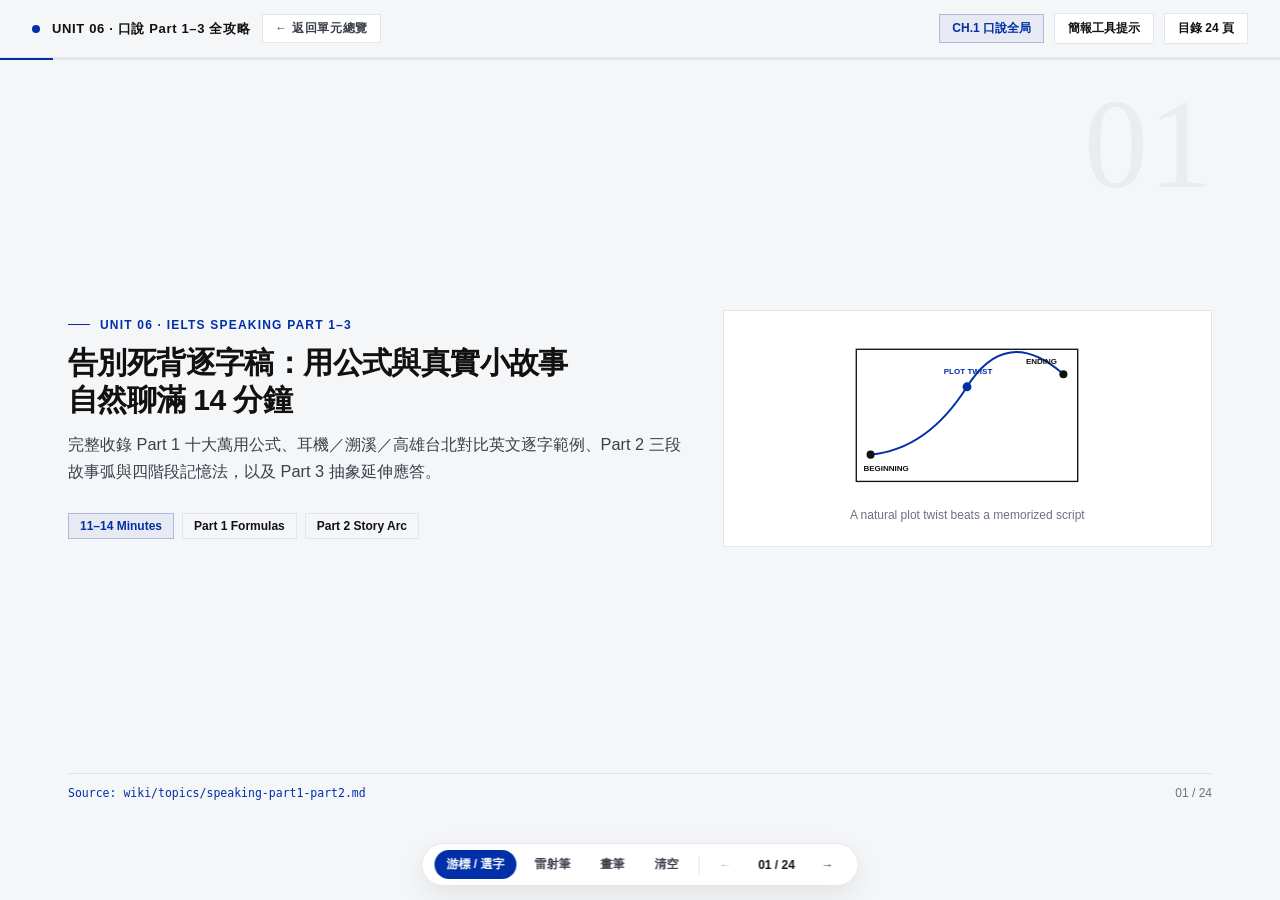
<file: ielts-wiki/slides/unit6.html>
<!DOCTYPE html>
<html lang="zh-Hant">
<head>
  <meta charset="UTF-8" />
  <meta name="viewport" content="width=device-width, initial-scale=1.0" />
  <title>Unit 06｜口說 Part 1–3 全攻略（24 頁深度版）</title>
  <link rel="stylesheet" href="assets/gallery.css" />
</head>
<body>
  <header class="topbar">
    <div class="brand"><span class="brand-dot"></span><span>UNIT 06 · 口說 Part 1–3 全攻略</span><a href="../home.html">← 返回單元總覽</a></div>
    <div class="topbar-right">
      <span class="chapter-pill" id="chapterPill">CH.1 口說全局</span>
      <button class="btn-ghost" id="hintBtn" type="button">簡報工具提示</button>
      <button class="btn-ghost" id="tocBtn" type="button">目錄 24 頁</button>
    </div>
  </header>
  <div class="progress-track"><div class="progress-fill" id="progressFill"></div></div>
  <div class="hint-popover" id="hintPopover">
    <h4>互動教學工具說明</h4>
    <ul>
      <li><strong>查劍橋字典</strong>：在「游標 / 選字」模式下反白任意英文單字，點擊浮動氣泡即可直連劍橋字典。</li>
      <li><strong>三色螢光筆</strong>：反白重點文字後，點氣泡上的柔黃、薄荷綠或淡藍圓點上色。</li>
      <li><strong>雷射筆 ＆ 畫筆</strong>：從底部 Dock 切換雷射指示或自由板書，換頁自動清空。</li>
    </ul>
  </div>
  <canvas id="drawCanvas"></canvas><div id="laserDot"></div>
  <div id="selectionBubble">
    <span style="font-size:11px; color:#9CA3AF; padding-left:4px;">螢光筆</span>
    <button class="hl-swatch" style="background:#FFF0A6;" data-hl="hl-yellow"></button>
    <button class="hl-swatch" style="background:#D2F1E4;" data-hl="hl-mint"></button>
    <button class="hl-swatch" style="background:#DCE7F0;" data-hl="hl-blue"></button>
    <a id="cambridgeLink" class="bubble-btn" href="#" target="_blank" rel="noopener noreferrer" style="display:none; border-left:1px solid rgba(255,255,255,0.25); padding-left:10px;">查劍橋字典：<strong id="cambridgeWord"></strong> ↗</a>
  </div>

  <main class="deck" id="deck">
    <section class="slide active" data-ch="CH.1 口說全局" data-title="Unit 06 封面：口說 Part 1–3 全攻略">
      <div class="slide-inner"><div class="bg-num">01</div>
        <div class="grid-2-asym">
          <div style="display:flex; flex-direction:column; justify-content:center;">
            <div class="slide-kicker">UNIT 06 · IELTS SPEAKING PART 1–3</div>
            <h1 class="slide-title">告別死背逐字稿：用公式與真實小故事自然聊滿 14 分鐘</h1>
            <p class="slide-lead">完整收錄 Part 1 十大萬用公式、耳機／溯溪／高雄台北對比英文逐字範例、Part 2 三段故事弧與四階段記憶法，以及 Part 3 抽象延伸應答。</p>
            <div class="chip-row"><span class="chip blue">11–14 Minutes</span><span class="chip">Part 1 Formulas</span><span class="chip">Part 2 Story Arc</span></div>
          </div>
          <div class="art-frame">
            <svg viewBox="0 0 280 180" width="100%" style="max-width:250px;" fill="none"><rect x="16" y="16" width="248" height="148" stroke="#111111" stroke-width="1.5"/><path d="M32 134 Q96 128 140 58 T248 44" stroke="#002FA7" stroke-width="2.2" fill="none"/><circle cx="32" cy="134" r="4.5" fill="#111111"/><circle cx="140" cy="58" r="5" fill="#002FA7"/><circle cx="248" cy="44" r="4.5" fill="#111111"/><text x="24" y="152" fill="#111111" font-size="9" font-weight="700">BEGINNING</text><text x="114" y="44" fill="#002FA7" font-size="9" font-weight="700">PLOT TWIST</text><text x="206" y="32" fill="#111111" font-size="9" font-weight="700">ENDING</text></svg>
            <div class="art-caption">A natural plot twist beats a memorized script</div>
          </div>
        </div>
      </div>
      <footer class="slide-foot"><span class="source-tag">Source: wiki/topics/speaking-part1-part2.md</span><span>01 / 24</span></footer>
    </section>

    <section class="slide" data-ch="CH.1 口說全局" data-title="口說 11–14 分鐘三階段節奏">
      <div class="slide-inner"><div class="bg-num">02</div>
        <div class="slide-kicker">CH.1 口說全局觀</div>
        <h2 class="slide-title">把考官當成「想認識你的外國朋友」</h2>
        <p class="slide-lead">全程 11–14 分鐘採真人面對面（或官方視訊）一對一對談，從生活暖身一路聊到社會觀察。</p>
        <div class="grid-3">
          <div class="card"><div class="card-label blue">Part 1 (4–5 mins)</div><div class="card-title">Everyday Q&amp;A</div><p class="card-body">2–3 個日常話題，每題自然答 3–4 句（15–25 秒），展現親切流暢的節奏。</p></div>
          <div class="card-accent"><div class="card-label blue">Part 2 (3–4 mins)</div><div class="card-title">Individual Long Turn</div><p class="card-body">1 分鐘做筆記、連續講 1–2 分鐘直到考官說 <code>"Thank you"</code>，靠故事畫面感撐滿時間。</p></div>
          <div class="card"><div class="card-label blue">Part 3 (4–5 mins)</div><div class="card-title">Two-Way Discussion</div><p class="card-body">從 Part 2 延伸討論社會與世代差異，考官會追問 <code>"Why do you think so?"</code>。</p></div>
        </div>
      </div>
      <footer class="slide-foot"><span class="source-tag">Source: wiki/topics/speaking-part1-part2.md</span><span>02 / 24</span></footer>
    </section>

    <section class="slide" data-ch="CH.1 口說全局" data-title="考官評分四維度白話翻譯">
      <div class="slide-inner"><div class="bg-num">03</div>
        <div class="slide-kicker">CH.1 口說全局觀</div>
        <h2 class="slide-title">口說給分看這 4 件事，沒有一項要求「完美腔調」</h2>
        <p class="slide-lead">講錯一個小文法立刻自然修正（self-correction）就好，千萬別因為怕錯而沉默卡死。</p>
        <div class="grid-2-even">
          <div class="card-accent"><div class="card-title">Fluency &amp; Pronunciation (50%)</div><ul class="list-clean"><li><strong>Fluency &amp; Coherence</strong>：講話連貫、善用 <code>Actually / Besides that</code> 換氣，不背誦機器人語調。</li><li><strong>Pronunciation</strong>：咬字清楚、有輕重音與語調起伏（stress-timing），不需刻意模仿英國腔。</li></ul></div>
          <div class="card"><div class="card-title">Vocabulary &amp; Grammar (50%)</div><ul class="list-clean"><li><strong>Lexical Resource</strong>：自然用出地道片語，例如 <code>a total game-changer</code>、<code>well-padded</code>。</li><li><strong>Grammatical Range</strong>：現在／過去／未來時態切換正確，適度混用 <code>If...</code> 與 <code>although</code> 複句。</li></ul></div>
        </div>
      </div>
      <footer class="slide-foot"><span class="source-tag">Source: wiki/topics/speaking-part1-part2.md</span><span>03 / 24</span></footer>
    </section>

    <section class="slide" data-ch="CH.2 Part 1 十大公式" data-title="Part 1 十大題型公式總覽（1–3）">
      <div class="slide-inner"><div class="bg-num">04</div>
        <div class="slide-kicker">CH.2 Part 1 十大題型萬用公式</div>
        <h2 class="slide-title">公式 1–3：喜好（Preference）、觀點與頻率題</h2>
        <p class="slide-lead">聽到問題開頭先辨識公式，大腦就會自動接出 3–4 句流暢英文，不用臨場乾想。</p>
        <div class="grid-3">
          <div class="card-accent"><div class="card-label blue">1. Preference</div><div class="card-title">"Do you like...?"</div><p class="card-body"><code>Answer + Reason + Frequency + Types + People/Place + Memory</code></p></div>
          <div class="card"><div class="card-label blue">2. Perspective</div><div class="card-title">"Do you think...?"</div><p class="card-body"><code>Answer + Reason + Example + Advise</code></p></div>
          <div class="card"><div class="card-label blue">3. How often</div><div class="card-title">"How often do you...?"</div><p class="card-body"><code>Answer + Reason + Example + Memory</code></p></div>
        </div>
      </div>
      <footer class="slide-foot"><span class="source-tag">Source: wiki/topics/speaking-part1-part2.md</span><span>04 / 24</span></footer>
    </section>

    <section class="slide" data-ch="CH.2 Part 1 十大公式" data-title="Part 1 十大題型公式總覽（4–6）">
      <div class="slide-inner"><div class="bg-num">05</div>
        <div class="slide-kicker">CH.2 Part 1 十大題型萬用公式</div>
        <h2 class="slide-title">公式 4–6：地點（Where）、原因（Why）與時間（When）</h2>
        <p class="slide-lead">遇到 <code>Where / When</code> 題，把答案拆成「兩個具體情境（Scenario 1 &amp; 2）」就會非常豐富。</p>
        <div class="grid-3">
          <div class="card"><div class="card-label blue">4. Where</div><div class="card-title">"Where do you...?"</div><p class="card-body"><code>Answer + Description + Feeling</code>（答出在哪＋環境描寫＋感受）</p></div>
          <div class="card-accent"><div class="card-label blue">5. Why</div><div class="card-title">"Why do people...?"</div><p class="card-body"><code>Summary + Reason 1 + Reason 2</code>（先總結再給兩個面向理由）</p></div>
          <div class="card"><div class="card-label blue">6. When</div><div class="card-title">"When do you...?"</div><p class="card-body"><code>Overall + Scenario 1 + Scenario 2</code>（例如平常通勤 vs. 週末運動）</p></div>
        </div>
      </div>
      <footer class="slide-foot"><span class="source-tag">Source: wiki/topics/speaking-part1-part2.md</span><span>05 / 24</span></footer>
    </section>

    <section class="slide" data-ch="CH.2 Part 1 十大公式" data-title="Part 1 十大題型公式總覽（7–10）">
      <div class="slide-inner"><div class="bg-num">06</div>
        <div class="slide-kicker">CH.2 Part 1 十大題型萬用公式</div>
        <h2 class="slide-title">公式 7–10：人物、假設、比較與重要性題</h2>
        <p class="slide-lead">特別注意「重要性題」的 <code>Without</code>（如果沒有它會怎樣），以及「假設題」的 <code>If it happened</code>。</p>
        <div class="grid-2-even">
          <div class="card"><div class="card-label blue">7. Who &amp; 8. Prediction</div><ul class="list-clean"><li><strong>Who</strong>：<code>Answer + Reason + Tell a story</code>（點出人物＋帶一個小故事）</li><li><strong>Prediction</strong>：<code>Answer + If it happened</code>（表態＋假設情境推論）</li></ul></div>
          <div class="card-accent"><div class="card-label blue">9. Compare &amp; 10. Importance</div><ul class="list-clean"><li><strong>Compare</strong>：<code>Overall + Object 1 + Object 2</code>（先總結差異再分述兩者）</li><li><strong>Importance</strong>：<code>Answer + Reason + Without + Memory</code>（少了它會怎樣）</li></ul></div>
        </div>
      </div>
      <footer class="slide-foot"><span class="source-tag">Source: wiki/topics/speaking-part1-part2.md</span><span>06 / 24</span></footer>
    </section>

    <section class="slide" data-ch="CH.2 Part 1 十大公式" data-title="Part 1 實戰示範：宿舍與理想房子">
      <div class="slide-inner"><div class="bg-num">07</div>
        <div class="slide-kicker">CH.2 Part 1 十大題型萬用公式</div>
        <h2 class="slide-title">生活題怎麼講出畫面？宿舍、公寓與理想房子</h2>
        <p class="slide-lead">不要只說 <code>"My room is small."</code>，加上「功能便利性與個人感受」立刻變得真實生動。</p>
        <div class="grid-2-even">
          <div class="card"><div class="card-title">Dormitory / Flat vs. House</div><div class="quote-en">"Living in a campus dorm is super convenient because it's just a five-minute walk to class, and I love grabbing late-night snacks with my roommates."</div></div>
          <div class="card-accent"><div class="card-title">Dream House（Answer + Description + Feeling）</div><div class="quote-en">"My ideal home would have floor-to-ceiling windows for plenty of <strong>natural light</strong> and a quiet study nook where I can truly unwind."</div></div>
        </div>
      </div>
      <footer class="slide-foot"><span class="source-tag">Source: wiki/topics/speaking-part1-part2.md</span><span>07 / 24</span></footer>
    </section>

    <section class="slide" data-ch="CH.3 雙版本升級對比" data-title="耳機題升級對比（一）：隔絕吵雜">
      <div class="slide-inner"><div class="bg-num">08</div>
        <div class="slide-kicker">CH.3 自然口語 vs. 高分進階對比</div>
        <h2 class="slide-title">耳機題對比（一）：把「很安靜」升級成地道片語</h2>
        <p class="slide-lead">不用背冷僻大字，把基礎形容詞換成母語者常用的動賓搭配詞，立刻從 6.0 跳到 7.0 語感。</p>
        <div class="grid-2-even">
          <div class="card"><div class="card-label">自然順口版（好記好講 · Band 6.0）</div><div class="quote-en">"I always wear headphones on the MRT because it is quiet and helps me focus on studying."</div><p class="quote-zh">文法完全正確，但 `quiet` 和 `helps me` 屬於基礎詞彙。</p></div>
          <div class="card-accent"><div class="card-label blue">高分進階版（地道替換 · Band 7.0+）</div><div class="quote-en">"I usually put them on during my commute to <strong>block out the hustle and bustle of the city</strong>, which really helps me stay in the zone."</div><p class="quote-zh">反白 `hustle` 或 `commute` 可直接查劍橋字典！</p></div>
        </div>
      </div>
      <footer class="slide-foot"><span class="source-tag">Source: wiki/topics/speaking-part1-part2.md</span><span>08 / 24</span></footer>
    </section>

    <section class="slide" data-ch="CH.3 雙版本升級對比" data-title="耳機題升級對比（二）：很有幫助與舒服">
      <div class="slide-inner"><div class="bg-num">09</div>
        <div class="slide-kicker">CH.3 自然口語 vs. 高分進階對比</div>
        <h2 class="slide-title">耳機題對比（二）：形容心情與配戴舒適度</h2>
        <p class="slide-lead">同樣講「耳機很舒服、對我幫助很大」，看看高分詞彙怎麼自然融入整句英文。</p>
        <div class="grid-2-even">
          <div class="card"><div class="card-label">自然順口版</div><div class="quote-en">"Listening to music puts me in a good mood. I like over-ear headphones because the soft ear pads feel comfortable."</div></div>
          <div class="card-accent"><div class="card-label blue">高分進階版（整句升級）</div><div class="quote-en">"Noise-cancelling headphones are <strong>a total game-changer</strong>—they instantly <strong>boost my mood</strong>, and the <strong>well-padded</strong> cushions keep my ears from feeling <strong>fatigued</strong>."</div></div>
        </div>
      </div>
      <footer class="slide-foot"><span class="source-tag">Source: wiki/topics/speaking-part1-part2.md</span><span>09 / 24</span></footer>
    </section>

    <section class="slide" data-ch="CH.3 雙版本升級對比" data-title="耳機題補充：什麼時候會拿掉耳機？（溯溪）">
      <div class="slide-inner"><div class="bg-num">10</div>
        <div class="slide-kicker">CH.3 自然口語 vs. 高分進階對比</div>
        <h2 class="slide-title">加分生活細節：台灣戶外活動「溯溪（river tracing）」</h2>
        <p class="slide-lead">回答「什麼時候不用耳機」時，結合安全意識與台灣在地經驗，考官聽了會覺得非常真實。</p>
        <div class="grid-2-even">
          <div class="card-accent"><div class="card-label blue">完整英文回答示範</div><div class="quote-en">"When I go <strong>river tracing</strong> in the mountains, I definitely take off my headphones. It's crucial for safety so I can hear my teammates and enjoy the natural sound of flowing water."</div></div>
          <div class="card"><div class="card-title">為什麼這題很容易拿高分？</div><p class="card-body">跳脫了「只有讀書和搭車」的千篇一律答案，同時自然帶出 <code>crucial for safety</code> 與 <code>flowing water</code> 等情境詞彙。</p></div>
        </div>
      </div>
      <footer class="slide-foot"><span class="source-tag">Source: wiki/topics/speaking-part1-part2.md</span><span>10 / 24</span></footer>
    </section>

    <section class="slide" data-ch="CH.3 雙版本升級對比" data-title="家鄉比較題：高雄 vs. 台北（Compare 公式）">
      <div class="slide-inner"><div class="bg-num">11</div>
        <div class="slide-kicker">CH.3 自然口語 vs. 高分進階對比</div>
        <h2 class="slide-title">家鄉比較（Compare）：高雄的步調 vs. 台北的便利</h2>
        <p class="slide-lead">套用 <code>Overall + Object 1 + Object 2</code>，用英文對比兩座城市的氛圍與天氣。</p>
        <div class="grid-2-even">
          <div class="card"><div class="card-label blue">Object 1 · Kaohsiung（Hometown）</div><div class="quote-en">"Growing up in Kaohsiung, I love its <strong>spacious streets</strong>, abundant sunshine, and laid-back pace of life."</div></div>
          <div class="card-accent"><div class="card-label blue">Object 2 · Taipei（Study / Work）</div><div class="quote-en">"By contrast, Taipei is <strong>fast-paced</strong> and packed with career opportunities, though the gloomy winter drizzle takes some getting used to."</div></div>
        </div>
      </div>
      <footer class="slide-foot"><span class="source-tag">Source: wiki/topics/speaking-part1-part2.md</span><span>11 / 24</span></footer>
    </section>

    <section class="slide" data-ch="CH.3 雙版本升級對比" data-title="科系與讀書習慣：生物產業傳播 &amp; 夜貓子">
      <div class="slide-inner"><div class="bg-num">12</div>
        <div class="slide-kicker">CH.3 自然口語 vs. 高分進階對比</div>
        <h2 class="slide-title">科系與作息題：講出「為什麼選這個時間／科系」</h2>
        <p class="slide-lead">被問到主修或何時效率最高時，用自然好懂的英文細節代替空泛形容。</p>
        <div class="grid-2-even">
          <div class="card"><div class="card-title">Major: Bio-Industry Communication</div><div class="quote-en">"My major bridges agricultural science with modern media—basically helping local farmers market sustainable products through creative storytelling."</div></div>
          <div class="card-accent"><div class="card-title">Study Habit: Night Owl</div><div class="quote-en">"I'm definitely a <strong>night owl</strong>. After midnight, there are zero notifications, which lets me slip right into deep focus."</div></div>
        </div>
      </div>
      <footer class="slide-foot"><span class="source-tag">Source: wiki/topics/speaking-part1-part2.md</span><span>12 / 24</span></footer>
    </section>

    <section class="slide" data-ch="CH.3 雙版本升級對比" data-title="Part 1 最實用的口說換氣連接詞">
      <div class="slide-inner"><div class="bg-num">13</div>
        <div class="slide-kicker">CH.3 自然口語 vs. 高分進階對比</div>
        <h2 class="slide-title">大腦突然空白？用這 4 個自然發語詞爭取 2 秒</h2>
        <p class="slide-lead">不要發出單調的 <code>uh... um...</code>，改用自然的英語口語連接詞維持流暢度。</p>
        <div class="grid-2-even">
          <div class="card-accent"><div class="card-title">開場爭取思考時間</div><ul class="list-clean"><li><code>To be honest, I've never really thought about that, but...</code></li><li><code>That's an interesting question—off the top of my head...</code></li></ul></div>
          <div class="card"><div class="card-title">自然補充下一句</div><ul class="list-clean"><li><code>On top of that, ...</code>（除此之外…）</li><li><code>Speaking of which, ...</code>（說到這個…）</li></ul></div>
        </div>
      </div>
      <footer class="slide-foot"><span class="source-tag">Source: wiki/topics/speaking-part1-part2.md</span><span>13 / 24</span></footer>
    </section>

    <section class="slide" data-ch="CH.4 Part 2 故事弧" data-title="Part 2 獨白四大題庫類別">
      <div class="slide-inner"><div class="bg-num">14</div>
        <div class="slide-kicker">CH.4 Part 2 故事弧與細節擴寫</div>
        <h2 class="slide-title">Part 2 主題卡不外乎這四大類：人、事、地、物</h2>
        <p class="slide-lead">四大類可以互相串聯，只要準備 4 個真實經歷就能覆蓋大半題庫。</p>
        <div class="grid-2-even">
          <div class="card"><div class="card-title">People &amp; Places</div><p class="card-body">A hardworking teenager at a local diner, a kind café owner, or a cozy corner café you visit before finals.</p></div>
          <div class="card-accent"><div class="card-title">Events &amp; Objects</div><p class="card-body">An unforgettable <code>river tracing</code> trip, a pair of noise-cancelling headphones, or traditional <code>Zongzi</code> during Dragon Boat Festival.</p></div>
        </div>
      </div>
      <footer class="slide-foot"><span class="source-tag">Source: wiki/topics/speaking-part1-part2.md</span><span>14 / 24</span></footer>
    </section>

    <section class="slide" data-ch="CH.4 Part 2 故事弧" data-title="三段式故事弧（Beginning → Plot → Ending）">
      <div class="slide-inner"><div class="bg-num">15</div>
        <div class="slide-kicker">CH.4 Part 2 故事弧與細節擴寫</div>
        <h2 class="slide-title">為什麼講不滿 2 分鐘？因為只有「交代」沒有「轉折」</h2>
        <p class="slide-lead">把 2 分鐘拆成三段，核心戲肉放在中間的 Plot（轉折／反差），故事自然好聽。</p>
        <div class="grid-3">
          <div class="card"><div class="card-label blue">Beginning (25s)</div><div class="card-title">Set the Scene</div><p class="card-body">交代是誰／哪裡，並鋪陳一開始的印象或誤解（e.g., looked strict at first）。</p></div>
          <div class="card-accent"><div class="card-label blue">Plot (60s)</div><div class="card-title">Contrast &amp; Turning Point</div><p class="card-body">發生什麼意外或溫馨插曲，讓故事有情緒反差與畫面感。</p></div>
          <div class="card"><div class="card-label blue">Ending (35s)</div><div class="card-title">Summary + Feeling + Gain</div><p class="card-body">總結事件、表達當下感受（Feeling）與這件事帶給你的啟發（Gain）。</p></div>
        </div>
      </div>
      <footer class="slide-foot"><span class="source-tag">Source: wiki/topics/speaking-part1-part2.md</span><span>15 / 24</span></footer>
    </section>

    <section class="slide" data-ch="CH.4 Part 2 故事弧" data-title="六大細節擴寫器（Description Boosters）">
      <div class="slide-inner"><div class="bg-num">16</div>
        <div class="slide-kicker">CH.4 Part 2 故事弧與細節擴寫</div>
        <h2 class="slide-title">覺得故事太乾？套用「六大細節擴寫器」</h2>
        <p class="slide-lead">只要在故事裡隨意挑 2–3 個維度加上去，畫面感跟長度立刻翻倍。</p>
        <div class="grid-3">
          <div class="card"><div class="card-title">Background &amp; Environmental</div><p class="card-body"><code>"Pouring rain outside, warm amber lighting, and soft jazz playing in the background."</code></p></div>
          <div class="card-accent"><div class="card-title">Dialogue &amp; Psychological</div><p class="card-body"><code>"She whispered, 'It's on the house.' Honestly, I was stunned and deeply touched."</code></p></div>
          <div class="card"><div class="card-title">Action &amp; Expression</div><p class="card-body"><code>"Without saying a word, she slid a plate across the table with a gentle smile."</code></p></div>
        </div>
      </div>
      <footer class="slide-foot"><span class="source-tag">Source: wiki/topics/speaking-part1-part2.md</span><span>16 / 24</span></footer>
    </section>

    <section class="slide" data-ch="CH.4 Part 2 故事弧" data-title="教材經典對比：咖啡廳阿姨（平淡 vs. 轉折）">
      <div class="slide-inner"><div class="bg-num">17</div>
        <div class="slide-kicker">CH.4 Part 2 故事弧與細節擴寫</div>
        <h2 class="slide-title">實戰對比：同樣講「咖啡廳阿姨」，轉折讓分數大不同</h2>
        <p class="slide-lead">教材經典示範「流水帳」與「Plot-driven 轉折故事」的差別：</p>
        <div class="grid-2-even">
          <div class="card"><div class="card-label">NG 流水帳講法（平鋪直敘）</div><div class="quote-en">"There is an auntie at a café near my school. She looks strict, but she is nice. I often study there."</div><p class="quote-zh">沒有事件轉折，講 40 秒就沒話說了。</p></div>
          <div class="card-accent"><div class="card-label blue">高分轉折講法（Strawberry Cake）</div><div class="quote-en">"At first, her stone-cold expression intimidated me. Yet on the eve of my finals, seeing me exhausted, she quietly brought me a complimentary slice of <strong>strawberry cake</strong>—it completely melted my stress away."</div></div>
        </div>
      </div>
      <footer class="slide-foot"><span class="source-tag">Source: wiki/topics/speaking-part1-part2.md</span><span>17 / 24</span></footer>
    </section>

    <section class="slide" data-ch="CH.5 記憶神技與 Part 3" data-title="考場 1 分鐘準備救星：四階段記憶關鍵字">
      <div class="slide-inner"><div class="bg-num">18</div>
        <div class="slide-kicker">CH.5 記憶神技與文化模板</div>
        <h2 class="slide-title">準備時間只有 60 秒：千萬別寫完整句子！</h2>
        <p class="slide-lead">在草稿紙上只寫四個觸發關鍵字，看著講就能把兩分鐘串完而且語氣超自然。</p>
        <div class="grid-2-even">
          <div class="card-accent"><div class="card-label blue">Keywords 1 &amp; 2</div><ul class="list-clean"><li><strong>1. Where</strong>：故事發生的地點與感官氛圍（aroma, sizzling wok）</li><li><strong>2. Contrast</strong>：核心反差點（teenager yet remarkably skilled）</li></ul></div>
          <div class="card-accent"><div class="card-label blue">Keywords 3 &amp; 4</div><ul class="list-clean"><li><strong>3. Action</strong>：具體動作細節（tossing the wok effortlessly）</li><li><strong>4. Ending</strong>：這件事給你的感動與收穫（work ethic, inspiration）</li></ul></div>
        </div>
      </div>
      <footer class="slide-foot"><span class="source-tag">Source: wiki/topics/speaking-part1-part2.md</span><span>18 / 24</span></footer>
    </section>

    <section class="slide" data-ch="CH.5 記憶神技與 Part 3" data-title="個人筆記實戰示範：炒飯小弟的四個關鍵字">
      <div class="slide-inner"><div class="bg-num">19</div>
        <div class="slide-kicker">CH.5 記憶神技與文化模板</div>
        <h2 class="slide-title">實戰示範：只寫 4 個詞講完「炒飯店員故事」</h2>
        <p class="slide-lead">用這四個關鍵字串成自然英文獨白，不用死背逐字稿也能穩定講滿 1 分 45 秒。</p>
        <div class="grid-2-even">
          <div class="card"><div class="card-label blue">Where &amp; Contrast</div><div class="quote-en">"It happened at a bustling fried-rice stall near my neighborhood. To my surprise, the chef behind the roaring stove was just a junior high teenager."</div></div>
          <div class="card-accent"><div class="card-label blue">Action &amp; Ending</div><div class="quote-en">"Despite beads of sweat on his forehead, he tossed the heavy wok with laser focus and greeted customers warmly—his dedication truly humbled me."</div></div>
        </div>
      </div>
      <footer class="slide-foot"><span class="source-tag">Source: wiki/topics/speaking-part1-part2.md</span><span>19 / 24</span></footer>
    </section>

    <section class="slide" data-ch="CH.5 記憶神技與 Part 3" data-title="文化與食物萬用模板：端午節粽子（Zongzi）">
      <div class="slide-inner"><div class="bg-num">20</div>
        <div class="slide-kicker">CH.5 記憶神技與文化模板</div>
        <h2 class="slide-title">傳統節慶／美食怎麼用英文介紹？粽子四步模板</h2>
        <p class="slide-lead">這組英文語料可直接套用到任何「傳統食物、節慶或文化物品」題目。</p>
        <div class="grid-2-even">
          <div class="card"><div class="card-label blue">What &amp; How It Is Made</div><div class="quote-en">"<strong>Zongzi</strong> are pyramid-shaped <strong>sticky rice dumplings</strong> eaten during the <strong>Dragon Boat Festival</strong>, wrapped in fragrant <strong>bamboo leaves</strong> with pork, mushrooms, and salted egg yolk."</div></div>
          <div class="card-accent"><div class="card-label blue">Why (Qu Yuan) &amp; Conclusion</div><div class="quote-en">"Traditionally, people threw rice into the river to honor the patriotic poet <strong>Qu Yuan</strong>. Beyond its savory taste, it symbolizes family reunion and cultural heritage."</div></div>
        </div>
      </div>
      <footer class="slide-foot"><span class="source-tag">Source: wiki/topics/speaking-part1-part2.md</span><span>20 / 24</span></footer>
    </section>

    <section class="slide" data-ch="CH.5 記憶神技與 Part 3" data-title="Part 3 抽象延伸：把視角從「我」拉到「社會」">
      <div class="slide-inner"><div class="bg-num">21</div>
        <div class="slide-kicker">CH.5 記憶神技與文化模板</div>
        <h2 class="slide-title">Part 3 怎麼答？別再一直講 I，改講 People / Society</h2>
        <p class="slide-lead">Part 3 考的是針對 Part 2 主題的社會觀察，重點在「觀點＋對比＋原因」。</p>
        <div class="grid-2-even">
          <div class="card-accent"><div class="card-label blue">官方 Part 3 經典問法</div><div class="quote-en">"Have things changed since your parents' time?"</div><p class="quote-zh">考官最喜歡問「過去 vs. 現在」的世代變化，或「社會現象背後的推力」。</p></div>
          <div class="card"><div class="card-label blue">英文三句應答示範</div><div class="quote-en">"Yes, dramatically. Unlike my parents' generation, who relied on close-knit neighborhood stalls, young people today prioritize convenience and delivery apps due to hectic work schedules."</div></div>
        </div>
      </div>
      <footer class="slide-foot"><span class="source-tag">Source: wiki/topics/speaking-part1-part2.md</span><span>21 / 24</span></footer>
    </section>

    <section class="slide" data-ch="CH.5 記憶神技與 Part 3" data-title="考場聽不懂 Part 3 題目怎麼辦？">
      <div class="slide-inner"><div class="bg-num">22</div>
        <div class="slide-kicker">CH.5 記憶神技與文化模板</div>
        <h2 class="slide-title">沒聽清考官問題？禮貌請對方重講不會扣分！</h2>
        <p class="slide-lead">硬猜題意結果答非所問才會大扣分，大方用自然句型請考官重複或換句話說。</p>
        <div class="grid-2-even">
          <div class="card"><div class="card-title">Part 1 &amp; 2（考官只能原句重複）</div><div class="quote-en">"Sorry, could you say that again, please?"</div></div>
          <div class="card-accent"><div class="card-title">Part 3（可請考官換句話說）</div><div class="quote-en">"Sorry, I didn't quite catch that. Could you rephrase the question?"</div></div>
        </div>
      </div>
      <footer class="slide-foot"><span class="source-tag">Source: wiki/topics/speaking-part1-part2.md</span><span>22 / 24</span></footer>
    </section>

    <section class="slide" data-ch="CH.5 記憶神技與 Part 3" data-title="口說隨堂模擬演練（2 題）">
      <div class="slide-inner"><div class="bg-num">23</div>
        <div class="slide-kicker">CH.5 記憶神技與文化模板</div>
        <h2 class="slide-title">課堂即時演練：用剛學的公式開口說 30 秒</h2>
        <p class="slide-lead">上課時可用雷射筆指題，請學員當場套用公式回答。</p>
        <div class="grid-2-even">
          <div class="card-accent"><div class="card-label blue">Part 1 演練（Compare 公式）</div><div class="card-title">"Do you prefer studying in the morning or at night?"</div><p class="card-body">提示：套用 <code>Overall + Night Owl 安靜優勢 + Morning 對比</code>。</p></div>
          <div class="card-accent"><div class="card-label blue">Part 2 演練（1 分鐘只寫 4 個字）</div><div class="card-title">"Describe a person who works hard."</div><p class="card-body">提示：寫下 <code>Where → Contrast → Action → Ending</code>。</p></div>
        </div>
      </div>
      <footer class="slide-foot"><span class="source-tag">Source: wiki/topics/speaking-part1-part2.md</span><span>23 / 24</span></footer>
    </section>

    <section class="slide" data-ch="CH.5 記憶神技與 Part 3" data-title="Unit 06 課後行動檢核表">
      <div class="slide-inner"><div class="bg-num">24</div>
        <div class="slide-kicker">CH.5 單元總結</div>
        <h2 class="slide-title">Unit 06 完成！最後到 Unit 07 排定四週課表</h2>
        <p class="slide-lead">四科技巧都到手了，最後一個單元幫你把練習排進每天做得到的進度表。</p>
        <div class="grid-2-asym">
          <div class="card-accent">
            <div class="card-label blue">UNIT 06 CHECKLIST</div>
            <label class="check-item"><input type="checkbox" /> 用自己的經驗套寫 3 題 Part 1（替換 2 個地道片語）</label>
            <label class="check-item"><input type="checkbox" /> 準備 4 個 Part 2「四階段關鍵字」萬用故事（含 1 個文化題）</label>
            <label class="check-item"><input type="checkbox" /> 用手機錄音回放一次，檢查時態切換與流暢度</label>
          </div>
          <div class="card" style="justify-content:center; align-items:flex-start;">
            <div class="card-label">NEXT UNIT</div>
            <div class="card-title">前往 Unit 07：四週啟動路線圖與實戰</div>
            <p class="card-body">排定 Week 1–4 課表與考前 24 小時檢查清單。</p>
            <div style="margin-top:8px; display:flex; gap:10px; flex-wrap:wrap;">
              <a class="btn-ghost" href="unit7.html" style="background:var(--klein); color:#FFF; border-color:var(--klein); text-decoration:none; padding:9px 18px;">進入 Unit 07 →</a>
              <a class="btn-ghost" href="../home.html" style="text-decoration:none; padding:9px 18px;">回單元總覽</a>
            </div>
          </div>
        </div>
      </div>
      <footer class="slide-foot"><span class="source-tag">Source: wiki/topics/speaking-part1-part2.md</span><span>24 / 24</span></footer>
    </section>
  </main>

  <div class="dock-wrap" id="dock">
    <button class="dock-btn active" id="modeCursor" type="button">游標 / 選字</button>
    <button class="dock-btn" id="modeLaser" type="button">雷射筆</button>
    <button class="dock-btn" id="modePen" type="button">畫筆</button>
    <button class="dock-btn" id="clearAllBtn" type="button">清空</button>
    <div class="dock-sep"></div>
    <button class="dock-btn" id="prevBtn" type="button">←</button>
    <span class="dock-page" id="pageCounter">01 / 24</span>
    <button class="dock-btn" id="nextBtn" type="button">→</button>
  </div>
  <div class="toc-overlay" id="tocOverlay" aria-hidden="true"><div class="toc-panel"><div class="toc-header"><strong style="font-size:1rem;">Unit 06 目錄（24 頁）</strong><button class="btn-ghost" id="closeTocBtn" type="button">關閉</button></div><div id="tocList" style="display:flex; flex-direction:column; gap:4px;"></div></div></div>
  <script src="assets/toolkit.js"></script>
</body>
</html>
</file>
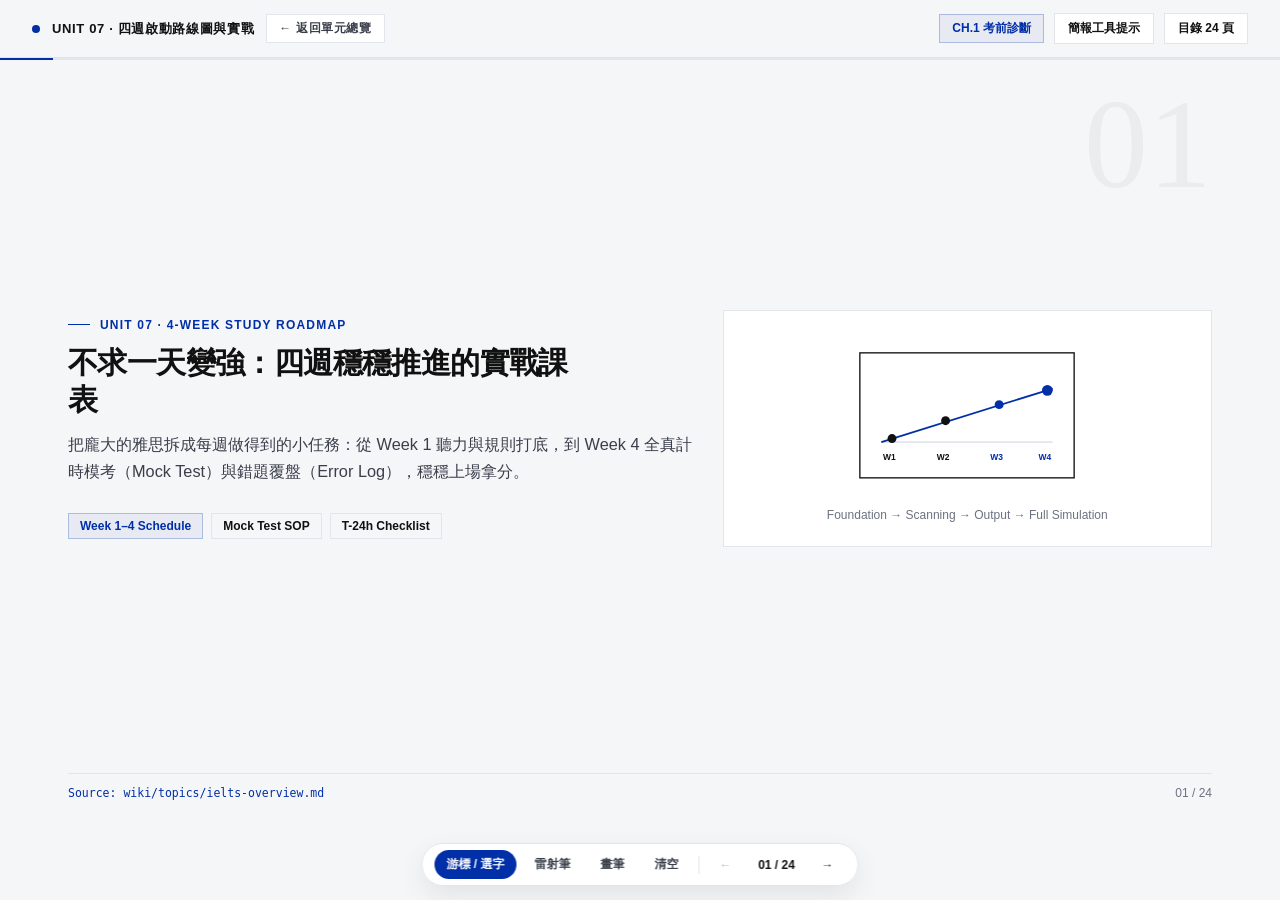
<file: ielts-wiki/slides/unit7.html>
<!DOCTYPE html>
<html lang="zh-Hant">
<head>
  <meta charset="UTF-8" />
  <meta name="viewport" content="width=device-width, initial-scale=1.0" />
  <title>Unit 07｜四週啟動路線圖與實戰（24 頁深度版）</title>
  <link rel="stylesheet" href="assets/gallery.css" />
</head>
<body>
  <header class="topbar">
    <div class="brand"><span class="brand-dot"></span><span>UNIT 07 · 四週啟動路線圖與實戰</span><a href="../home.html">← 返回單元總覽</a></div>
    <div class="topbar-right">
      <span class="chapter-pill" id="chapterPill">CH.1 考前診斷</span>
      <button class="btn-ghost" id="hintBtn" type="button">簡報工具提示</button>
      <button class="btn-ghost" id="tocBtn" type="button">目錄 24 頁</button>
    </div>
  </header>
  <div class="progress-track"><div class="progress-fill" id="progressFill"></div></div>
  <div class="hint-popover" id="hintPopover">
    <h4>互動教學工具說明</h4>
    <ul>
      <li><strong>查劍橋字典</strong>：在「游標 / 選字」模式下反白任意英文單字，點擊浮動氣泡即可直連劍橋字典。</li>
      <li><strong>三色螢光筆</strong>：反白重點文字後，點氣泡上的柔黃、薄荷綠或淡藍圓點上色。</li>
      <li><strong>雷射筆 ＆ 畫筆</strong>：從底部 Dock 切換雷射指示或自由板書，換頁自動清空。</li>
    </ul>
  </div>
  <canvas id="drawCanvas"></canvas><div id="laserDot"></div>
  <div id="selectionBubble">
    <span style="font-size:11px; color:#9CA3AF; padding-left:4px;">螢光筆</span>
    <button class="hl-swatch" style="background:#FFF0A6;" data-hl="hl-yellow"></button>
    <button class="hl-swatch" style="background:#D2F1E4;" data-hl="hl-mint"></button>
    <button class="hl-swatch" style="background:#DCE7F0;" data-hl="hl-blue"></button>
    <a id="cambridgeLink" class="bubble-btn" href="#" target="_blank" rel="noopener noreferrer" style="display:none; border-left:1px solid rgba(255,255,255,0.25); padding-left:10px;">查劍橋字典：<strong id="cambridgeWord"></strong> ↗</a>
  </div>

  <main class="deck" id="deck">
    <section class="slide active" data-ch="CH.1 考前診斷" data-title="Unit 07 封面：四週啟動路線圖與模考實戰">
      <div class="slide-inner"><div class="bg-num">01</div>
        <div class="grid-2-asym">
          <div style="display:flex; flex-direction:column; justify-content:center;">
            <div class="slide-kicker">UNIT 07 · 4-WEEK STUDY ROADMAP</div>
            <h1 class="slide-title">不求一天變強：四週穩穩推進的實戰課表</h1>
            <p class="slide-lead">把龐大的雅思拆成每週做得到的小任務：從 Week 1 聽力與規則打底，到 Week 4 全真計時模考（Mock Test）與錯題覆盤（Error Log），穩穩上場拿分。</p>
            <div class="chip-row"><span class="chip blue">Week 1–4 Schedule</span><span class="chip">Mock Test SOP</span><span class="chip">T-24h Checklist</span></div>
          </div>
          <div class="art-frame">
            <svg viewBox="0 0 280 180" width="100%" style="max-width:250px;" fill="none"><rect x="20" y="20" width="240" height="140" stroke="#111111" stroke-width="1.5"/><line x1="44" y1="120" x2="236" y2="120" stroke="#E2E5EB" stroke-width="2"/><line x1="44" y1="120" x2="236" y2="60" stroke="#002FA7" stroke-width="2"/><circle cx="56" cy="116" r="5" fill="#111111"/><circle cx="116" cy="96" r="5" fill="#111111"/><circle cx="176" cy="78" r="5" fill="#002FA7"/><circle cx="230" cy="62" r="6" fill="#002FA7"/><text x="46" y="140" fill="#111111" font-size="9.5" font-weight="700">W1</text><text x="106" y="140" fill="#111111" font-size="9.5" font-weight="700">W2</text><text x="166" y="140" fill="#002FA7" font-size="9.5" font-weight="700">W3</text><text x="220" y="140" fill="#002FA7" font-size="9.5" font-weight="700">W4</text></svg>
            <div class="art-caption">Foundation → Scanning → Output → Full Simulation</div>
          </div>
        </div>
      </div>
      <footer class="slide-foot"><span class="source-tag">Source: wiki/topics/ielts-overview.md</span><span>01 / 24</span></footer>
    </section>

    <section class="slide" data-ch="CH.1 考前診斷" data-title="啟動前第一步：設定目標與盤點時數">
      <div class="slide-inner"><div class="bg-num">02</div>
        <div class="slide-kicker">CH.1 考前診斷與配時</div>
        <h2 class="slide-title">先寫下目標分數，再算每天能抽出的時間</h2>
        <p class="slide-lead">有明確的 <code>Overall Target</code> 與 <code>Sub-score Requirement</code>，才能決定聽讀要衝多高、寫說要穩在幾分。</p>
        <div class="grid-2-even">
          <div class="card-accent"><div class="card-title">Target Score Allocation</div><p class="card-body">目標總分 6.5（小分不低於 6.0）：L 7.0 + R 7.0 + W 6.0 + S 6.0 = <strong>6.5</strong>；若衝 7.0 則為 L 7.5 + R 7.5 + W 6.5 + S 6.5。</p></div>
          <div class="card"><div class="card-title">Daily Minimum Focus</div><p class="card-body">平日每天至少 <strong>1.5–2 hours</strong> 專注練習（拆成 30m + 35m + 25m），週末安排一次連貫計時測驗。</p></div>
        </div>
      </div>
      <footer class="slide-foot"><span class="source-tag">Source: wiki/topics/ielts-overview.md</span><span>02 / 24</span></footer>
    </section>

    <section class="slide" data-ch="CH.1 考前診斷" data-title="做一回基礎測驗抓起點">
      <div class="slide-inner"><div class="bg-num">03</div>
        <div class="slide-kicker">CH.1 考前診斷與配時</div>
        <h2 class="slide-title">第一天先做一回聽讀診斷，了解自己離目標多遠</h2>
        <p class="slide-lead">先量出真實的 <code>Baseline Score</code>，才能精準分配四週的準備重心。</p>
        <div class="grid-2-even">
          <div class="card"><div class="card-title">Baseline Below Band 5.0</div><p class="card-body">前兩週重心放在語料庫發音辨識（pronunciation recognition）、高頻核心詞彙與簡單句文法正確度。</p></div>
          <div class="card-accent"><div class="card-title">Baseline at Band 5.5–6.0</div><p class="card-body">直接進入計時定位掃讀（timed scanning）、Task 1 Overview + Task 2 PEEL 骨架與口說雙版本升級。</p></div>
        </div>
      </div>
      <footer class="slide-foot"><span class="source-tag">Source: wiki/topics/ielts-overview.md</span><span>03 / 24</span></footer>
    </section>

    <section class="slide" data-ch="CH.1 考前診斷" data-title="建立電腦考作答與打字習慣">
      <div class="slide-inner"><div class="bg-num">04</div>
        <div class="slide-kicker">CH.1 考前診斷與配時</div>
        <h2 class="slide-title">決定考電腦考的話，第一週就改用電腦練習</h2>
        <p class="slide-lead">用紙本寫作和在螢幕上打 250 字是兩種完全不同的 <code>muscle memory</code>，越早切換越穩。</p>
        <div class="grid-2-even">
          <div class="card"><div class="card-title">Turn Off Auto-Correct</div><p class="card-body">練習寫作時請關閉 Word 拼字紅線與自動修正，強迫自己肉眼抓出拼字錯誤（考場沒有自動修正！）。</p></div>
          <div class="card-accent"><div class="card-title">Strict 20m + 40m Timer</div><p class="card-body">每次練筆都開倒數計時器，訓練自己在最後 3 分鐘停筆檢查 <code>subject-verb agreement</code>。</p></div>
        </div>
      </div>
      <footer class="slide-foot"><span class="source-tag">Source: wiki/topics/ielts-overview.md</span><span>04 / 24</span></footer>
    </section>

    <section class="slide" data-ch="CH.2 Week 1 課表" data-title="Week 1 目標：摸清規則與聽力打底">
      <div class="slide-inner"><div class="bg-num">05</div>
        <div class="slide-kicker">CH.2 Week 1｜聽力打底與地圖專項</div>
        <h2 class="slide-title">Week 1 重心：每天 30 分鐘精聽 ＋ 攻克地圖題</h2>
        <p class="slide-lead">第一週先把最容易建立信心的 <code>Active Listening</code> 與方位追蹤練穩。</p>
        <div class="grid-2-even">
          <div class="card-accent"><div class="card-label blue">Daily Routine</div><ul class="list-clean"><li>完成 1 回王陸語料庫聽寫（目標辨識率 70%–80%+）。</li><li>針對錯題句進行 <code>Intensive Listening</code>（精聽＋跟讀），抓出連音與弱讀。</li></ul></div>
          <div class="card"><div class="card-label blue">Weekly Focus</div><ul class="list-clean"><li>複習 Unit 02 全部高頻方位詞（<code>adjoin / branch off / circular path</code>）。</li><li>集中刷 3 篇劍橋 Part 2 地圖題（C7-2-2 / C13-1-2 / C16-1-2）。</li></ul></div>
        </div>
      </div>
      <footer class="slide-foot"><span class="source-tag">Source: wiki/topics/ielts-overview.md</span><span>05 / 24</span></footer>
    </section>

    <section class="slide" data-ch="CH.2 Week 1 課表" data-title="Week 1 每日 90 分鐘時間配置表">
      <div class="slide-inner"><div class="bg-num">06</div>
        <div class="slide-kicker">CH.2 Week 1｜聽力打底與地圖專項</div>
        <h2 class="slide-title">Week 1 每日 90 分鐘怎麼排最剛好？</h2>
        <p class="slide-lead">把練習切成三個高專注區塊，不疲勞又能每天看到實質進步。</p>
        <div class="grid-3">
          <div class="card-accent"><div class="stat-big">30m</div><div class="card-title">Dictation &amp; Shadowing</div><p class="card-body">高頻語料庫聽寫與錯題跟讀，專治漏聽與連音。</p></div>
          <div class="card"><div class="stat-big">35m</div><div class="card-title">Listening Part 1–2</div><p class="card-body">練習讀題預判空格詞性（noun / number）與地圖定位。</p></div>
          <div class="card"><div class="stat-big">25m</div><div class="card-title">Reading Passage 1</div><p class="card-body">不限時讀 1 篇短文，專心圈出 <code>paraphrasing pairs</code>。</p></div>
        </div>
      </div>
      <footer class="slide-foot"><span class="source-tag">Source: wiki/topics/ielts-overview.md</span><span>06 / 24</span></footer>
    </section>

    <section class="slide" data-ch="CH.2 Week 1 課表" data-title="Week 1 週末檢查點">
      <div class="slide-inner"><div class="bg-num">07</div>
        <div class="slide-kicker">CH.2 Week 1｜聽力打底與地圖專項</div>
        <h2 class="slide-title">Week 1 結束時，檢核這兩項指標</h2>
        <p class="slide-lead">確認聽力基礎穩固後，再進入第二週的閱讀與小作文。</p>
        <div class="grid-2-even">
          <div class="card"><div class="card-title">Checkpoint 1: Map Accuracy</div><p class="card-body">Part 2 地圖題能穩拿 80% 以上正確率，聽到方位詞能即時在腦中移動游標。</p></div>
          <div class="card-accent"><div class="card-title">Checkpoint 2: Zero Spelling Slips</div><p class="card-body">星期、月份、數字與高頻地點名詞（<code>library, museum, souvenir, accommodation</code>）零拼寫失誤。</p></div>
        </div>
      </div>
      <footer class="slide-foot"><span class="source-tag">Source: wiki/topics/ielts-overview.md</span><span>07 / 24</span></footer>
    </section>

    <section class="slide" data-ch="CH.2 Week 1 課表" data-title="Week 1 常見卡關調整">
      <div class="slide-inner"><div class="bg-num">08</div>
        <div class="slide-kicker">CH.2 Week 1｜聽力打底與地圖專項</div>
        <h2 class="slide-title">如果第一週覺得聽力太快怎麼辦？</h2>
        <p class="slide-lead">剛起步跟不上原速很正常，用「階梯調速法（Speed Stepping）」過渡就好。</p>
        <div class="grid-2-even">
          <div class="card"><div class="card-title">Step 1: 1.0x Exam Speed</div><p class="card-body">第一遍維持 1.0x 原速做題，訓練臨場專注力與跳題果斷度。</p></div>
          <div class="card-accent"><div class="card-title">Step 2: 0.85x Transcript Check</div><p class="card-body">訂正逐字稿時調慢抓清連音與爆破音，跟讀順暢後再調回 1.0x 甚至 1.1x。</p></div>
        </div>
      </div>
      <footer class="slide-foot"><span class="source-tag">Source: wiki/topics/ielts-overview.md</span><span>08 / 24</span></footer>
    </section>

    <section class="slide" data-ch="CH.3 Week 2 課表" data-title="Week 2 目標：閱讀掃讀定位 ＋ 寫作 Task 1">
      <div class="slide-inner"><div class="bg-num">09</div>
        <div class="slide-kicker">CH.3 Week 2｜閱讀掃讀與小作文</div>
        <h2 class="slide-title">Week 2 重心：建立閱讀節奏 ＋ 寫熟 Task 1 四段式</h2>
        <p class="slide-lead">第二週把「閱讀看題定位法（Skimming &amp; Scanning）」和「小作文 Overview」練成反射動作。</p>
        <div class="grid-2-even">
          <div class="card-accent"><div class="card-label blue">Reading Tasks</div><ul class="list-clean"><li>每兩天計時做 1 回 Passage 1 + 2（限時 35 分鐘）。</li><li>徹底遵守 <code>T/F/NG</code> 不腦補與 <code>NO MORE THAN TWO WORDS</code> 鐵則。</li></ul></div>
          <div class="card"><div class="card-label blue">Task 1 Writing Tasks</div><ul class="list-clean"><li>熟背趨勢動詞（<code>surge / plummet / overtake</code>）與 <code>with + N + V-ing</code>。</li><li>本週完成 3 篇 Task 1：折線/柱狀、流程圖、地圖變遷各 1 篇。</li></ul></div>
        </div>
      </div>
      <footer class="slide-foot"><span class="source-tag">Source: wiki/topics/ielts-overview.md</span><span>09 / 24</span></footer>
    </section>

    <section class="slide" data-ch="CH.3 Week 2 課表" data-title="Week 2 每日練習節奏">
      <div class="slide-inner"><div class="bg-num">10</div>
        <div class="slide-kicker">CH.3 Week 2｜閱讀掃讀與小作文</div>
        <h2 class="slide-title">Week 2 每天交替練：閱讀日 vs. 小作文日</h2>
        <p class="slide-lead">交替練習能維持新鮮感，讓輸入（Input）與客觀報告（Output）同步成長。</p>
        <div class="grid-2-even">
          <div class="card"><div class="card-label blue">Mon / Wed / Fri (Reading Focus)</div><p class="card-body">35m 計時做 2 篇閱讀 ＋ 30m 整理同義替換詞對 ＋ 20m 聽力精聽維持手感。</p></div>
          <div class="card-accent"><div class="card-label blue">Tue / Thu / Sat (Task 1 Focus)</div><p class="card-body">20m 限時寫 1 篇 Task 1 ＋ 25m 對照 2025 範文改寫句子 ＋ 25m 練 Part 3 聽力。</p></div>
        </div>
      </div>
      <footer class="slide-foot"><span class="source-tag">Source: wiki/topics/ielts-overview.md</span><span>10 / 24</span></footer>
    </section>

    <section class="slide" data-ch="CH.3 Week 2 課表" data-title="Week 2 小作文自檢清單">
      <div class="slide-inner"><div class="bg-num">11</div>
        <div class="slide-kicker">CH.3 Week 2｜閱讀掃讀與小作文</div>
        <h2 class="slide-title">寫完 Task 1 先自己批改這 4 點</h2>
        <p class="slide-lead">自己先做一次 <code>Self-Audit</code>，就能抓出 80% 的基本失分點。</p>
        <div class="grid-2-even">
          <div class="card"><ul class="list-clean"><li>Intro 段有沒有改寫題目（paraphrase），而非整句照抄？</li><li>Overview 段有沒有寫出總趨勢且<strong>沒放具體數字</strong>？</li></ul></div>
          <div class="card-accent"><ul class="list-clean"><li>有沒有用出至少 2 個進階趨勢動詞（<code>rocket / halve / surpass</code>）？</li><li>主詞是不是寫成 <code>The proportion / figure of...</code> 而非國家本身？</li></ul></div>
        </div>
      </div>
      <footer class="slide-foot"><span class="source-tag">Source: wiki/topics/ielts-overview.md</span><span>11 / 24</span></footer>
    </section>

    <section class="slide" data-ch="CH.3 Week 2 課表" data-title="Week 2 週末檢查點">
      <div class="slide-inner"><div class="bg-num">12</div>
        <div class="slide-kicker">CH.3 Week 2｜閱讀掃讀與小作文</div>
        <h2 class="slide-title">Week 2 結束時，檢核這兩項指標</h2>
        <p class="slide-lead">確保閱讀速度與小作文架構都已經上軌道。</p>
        <div class="grid-2-even">
          <div class="card"><div class="card-title">Reading Checkpoint</div><p class="card-body">Passage 1 &amp; 2 能在 35 分鐘內寫完，不再卡在單一難題超過 2 分鐘。</p></div>
          <div class="card-accent"><div class="card-title">Task 1 Checkpoint</div><p class="card-body">能在 20 分鐘內寫滿 160+ words 且四段結構完整（Intro + Overview + 2 Details）。</p></div>
        </div>
      </div>
      <footer class="slide-foot"><span class="source-tag">Source: wiki/topics/ielts-overview.md</span><span>12 / 24</span></footer>
    </section>

    <section class="slide" data-ch="CH.4 Week 3 課表" data-title="Week 3 目標：大作文 Task 2 ＋ 口說 Part 1">
      <div class="slide-inner"><div class="bg-num">13</div>
        <div class="slide-kicker">CH.4 Week 3｜大作文與口說 Part 1</div>
        <h2 class="slide-title">Week 3 重心：主攻大作文 PEEL ＋ 開口練 Part 1</h2>
        <p class="slide-lead">第三週全面進入「主動輸出（Active Output）」訓練，把邏輯流暢地寫出來、說出來。</p>
        <div class="grid-2-even">
          <div class="card-accent"><div class="card-label blue">Task 2 Writing</div><ul class="list-clean"><li>用 2025 五大母題練習「5 分鐘列 4 行大綱」。</li><li>限時 40 分鐘寫完 2–3 篇完整 Task 2（≥ 260 words）。</li></ul></div>
          <div class="card"><div class="card-label blue">Speaking Part 1</div><ul class="list-clean"><li>用個人真實經驗整理 6 個高頻話題（家鄉／住處／耳機／科系／作息）。</li><li>套用十大公式，每題錄音講滿 20 秒。</li></ul></div>
        </div>
      </div>
      <footer class="slide-foot"><span class="source-tag">Source: wiki/topics/ielts-overview.md</span><span>13 / 24</span></footer>
    </section>

    <section class="slide" data-ch="CH.4 Week 3 課表" data-title="Week 3 大作文五大母題輪練法">
      <div class="slide-inner"><div class="bg-num">14</div>
        <div class="slide-kicker">CH.4 Week 3｜大作文與口說 Part 1</div>
        <h2 class="slide-title">來不及寫 5 篇大作文？用「寫 2 篇 ＋ 列 3 篇大綱」</h2>
        <p class="slide-lead"><code>Outlining</code> 只需要 5 分鐘，卻能幫你快速熟悉所有 2025 母題的切入角度。</p>
        <div class="grid-2-even">
          <div class="card"><div class="card-title">Full Drafts (2 Essays)</div><p class="card-body">挑 1 篇「環保／科技類」＋ 1 篇「教育／職場類」，計時 40 分鐘完整寫完並檢查文法。</p></div>
          <div class="card-accent"><div class="card-title">5-Minute Outlines (3 Prompts)</div><p class="card-body">把剩下的文化、金錢、都市題拿來練習寫出 Thesis 與 PEEL 論點，累積審題反應速度。</p></div>
        </div>
      </div>
      <footer class="slide-foot"><span class="source-tag">Source: wiki/topics/ielts-overview.md</span><span>14 / 24</span></footer>
    </section>

    <section class="slide" data-ch="CH.4 Week 3 課表" data-title="Week 3 口說「自然版 → 高分版」錄音練習法">
      <div class="slide-inner"><div class="bg-num">15</div>
        <div class="slide-kicker">CH.4 Week 3｜大作文與口說 Part 1</div>
        <h2 class="slide-title">口說不要只默念！每天 15 分鐘錄音自聽</h2>
        <p class="slide-lead">回放錄音（Self-Recording）會立刻揪出自己常犯的 <code>he/she</code> 不分或過去式漏加 <code>-ed</code>。</p>
        <div class="grid-2-even">
          <div class="card"><div class="card-title">Round 1: Natural Flow</div><p class="card-body">不看稿直接回答，先求 3–4 句流暢不斷線、不長時間卡頓。</p></div>
          <div class="card-accent"><div class="card-title">Round 2: Lexical Upgrade</div><p class="card-body">重錄一次並刻意用出 2 個地道片語，如 <code>block out the hustle and bustle</code> 或 <code>a total game-changer</code>。</p></div>
        </div>
      </div>
      <footer class="slide-foot"><span class="source-tag">Source: wiki/topics/ielts-overview.md</span><span>15 / 24</span></footer>
    </section>

    <section class="slide" data-ch="CH.4 Week 3 課表" data-title="Week 3 週末檢查點">
      <div class="slide-inner"><div class="bg-num">16</div>
        <div class="slide-kicker">CH.4 Week 3｜大作文與口說 Part 1</div>
        <h2 class="slide-title">Week 3 結束時，檢核這兩項指標</h2>
        <p class="slide-lead">確保大作文寫得完，Part 1 問什麼都能自然接話。</p>
        <div class="grid-2-even">
          <div class="card"><div class="card-title">Task 2 Checkpoint</div><p class="card-body">能在 40 分鐘內寫滿 260 words，且每個主體段都有清楚的因果解釋與實例。</p></div>
          <div class="card-accent"><div class="card-title">Speaking Part 1 Checkpoint</div><p class="card-body">聽到隨機生活題能立刻反應套用公式，流暢講出 3–4 句英文。</p></div>
        </div>
      </div>
      <footer class="slide-foot"><span class="source-tag">Source: wiki/topics/ielts-overview.md</span><span>16 / 24</span></footer>
    </section>

    <section class="slide" data-ch="CH.5 Week 4 與模考" data-title="Week 4 目標：Part 2 故事庫 ＋ 全真模擬考">
      <div class="slide-inner"><div class="bg-num">17</div>
        <div class="slide-kicker">CH.5 Week 4｜故事庫與全真模考</div>
        <h2 class="slide-title">Week 4 重心：打造 4 個萬用故事卡 ＋ 全真計時模考</h2>
        <p class="slide-lead">最後一週把所有學過的技巧串成完整的 2 小時 45 分鐘 <code>Full Mock Simulation</code>。</p>
        <div class="grid-2-even">
          <div class="card-accent"><div class="card-label blue">Part 2 &amp; 3 Sprint</div><ul class="list-clean"><li>備妥 4 個「四階段關鍵字」故事（人／事／地／物各 1 個）。</li><li>練習 Part 3 世代與社會對比應答（Past vs. Present）。</li></ul></div>
          <div class="card"><div class="card-label blue">Full Mock Test</div><ul class="list-clean"><li>完成 1–2 回完整「Listening → Reading → Writing」連貫模考。</li><li>考後花雙倍時間建立 <code>Error Log</code> 錯題覆盤。</li></ul></div>
        </div>
      </div>
      <footer class="slide-foot"><span class="source-tag">Source: wiki/topics/ielts-overview.md</span><span>17 / 24</span></footer>
    </section>

    <section class="slide" data-ch="CH.5 Week 4 與模考" data-title="如何用 4 個故事卡橫掃 Part 2 題庫？">
      <div class="slide-inner"><div class="bg-num">18</div>
        <div class="slide-kicker">CH.5 Week 4｜故事庫與全真模考</div>
        <h2 class="slide-title">一魚多吃：4 張四階段關鍵字小卡就夠了</h2>
        <p class="slide-lead">不用準備 30 篇故事，把你最真實的 4 個經歷練熟，考場就能靈活微調套用。</p>
        <div class="grid-2-even">
          <div class="card"><ul class="list-clean"><li><strong>People + Event Card</strong>：炒飯小弟 / 咖啡廳 <code>strawberry cake</code> 阿姨</li><li><strong>Object + Habit Card</strong>：降噪耳機（<code>block out the hustle and bustle</code>）</li></ul></div>
          <div class="card-accent"><ul class="list-clean"><li><strong>Place + Outdoor Card</strong>：高雄／台北對比或台灣 <code>river tracing</code> 溯溪</li><li><strong>Culture + Festival Card</strong>：端午節 <code>Zongzi</code>（四步文化模板）</li></ul></div>
        </div>
      </div>
      <footer class="slide-foot"><span class="source-tag">Source: wiki/topics/ielts-overview.md</span><span>18 / 24</span></footer>
    </section>

    <section class="slide" data-ch="CH.5 Week 4 與模考" data-title="全真模考的「體力與專注力」模擬">
      <div class="slide-inner"><div class="bg-num">19</div>
        <div class="slide-kicker">CH.5 Week 4｜故事庫與全真模考</div>
        <h2 class="slide-title">為什麼一定要連寫 2 小時 30 分鐘？因為最後一科最累</h2>
        <p class="slide-lead">考場上的 <code>mental stamina</code>（腦力耐力）跟英文實力一樣重要。</p>
        <div class="grid-2-even">
          <div class="card-accent"><div class="card-title">Match Your Exam Time Slot</div><p class="card-body">如果報名上午 9:00 場，就選在週末早上 9:00 完整連做「聽＋讀＋寫」，提前調整生理時鐘。</p></div>
          <div class="card"><div class="card-title">10-Second Mental Reset</div><p class="card-body">閱讀收卷進入寫作時，先閉眼深呼吸 10 秒重置專注力，再看 Task 2 題目。</p></div>
        </div>
      </div>
      <footer class="slide-foot"><span class="source-tag">Source: wiki/topics/ielts-overview.md</span><span>19 / 24</span></footer>
    </section>

    <section class="slide" data-ch="CH.5 Week 4 與模考" data-title="模考後覆盤四科錯題清單">
      <div class="slide-inner"><div class="bg-num">20</div>
        <div class="slide-kicker">CH.5 Week 4｜故事庫與全真模考</div>
        <h2 class="slide-title">模考分數不是重點，「錯題分類表」才是提分關鍵</h2>
        <p class="slide-lead">把模考錯題分成這三類記錄在 <code>Error Log</code>，考前三天只複習這張表：</p>
        <div class="grid-3">
          <div class="card"><div class="card-title">1. Careless Slips</div><p class="card-body">漏看字數限制、單複數漏 <code>-s</code>、過去式誤寫成現在式（最容易立刻拿回分數）。</p></div>
          <div class="card-accent"><div class="card-title">2. Strategy Gaps</div><p class="card-body">閱讀 T/F/NG 過度推論、聽力地圖題沒先圈起點與方向。</p></div>
          <div class="card"><div class="card-title">3. Vocabulary Gaps</div><p class="card-body">記下沒認出的同義替換詞對（paraphrases）與聽力連音單字。</p></div>
        </div>
      </div>
      <footer class="slide-foot"><span class="source-tag">Source: wiki/topics/ielts-overview.md</span><span>20 / 24</span></footer>
    </section>

    <section class="slide" data-ch="CH.6 考前 24 小時" data-title="考前一天（T-24h）做什麼最有效？">
      <div class="slide-inner"><div class="bg-num">21</div>
        <div class="slide-kicker">CH.6 考前 24 小時與急救包</div>
        <h2 class="slide-title">考前一天別再刷全新難題：保持手感與睡眠最重要</h2>
        <p class="slide-lead">考前一天做 <code>Light Warm-up</code> 就好，寫太難的新題只會動搖自信。</p>
        <div class="grid-3">
          <div class="card"><div class="card-title">1. 15-Min Ear Warm-up</div><p class="card-body">播一段做過的 Part 1/2 音檔暖耳，維持英語語速反應。</p></div>
          <div class="card-accent"><div class="card-title">2. Review Error Log</div><p class="card-body">複習自己常拼錯的單字與 Task 1/2 連接詞架構。</p></div>
          <div class="card"><div class="card-title">3. Rehearse 2 Stories</div><p class="card-body">開口順一遍 2 個 Part 2 四階段關鍵字故事，晚上早點睡覺。</p></div>
        </div>
      </div>
      <footer class="slide-foot"><span class="source-tag">Source: wiki/topics/ielts-overview.md</span><span>21 / 24</span></footer>
    </section>

    <section class="slide" data-ch="CH.6 考前 24 小時" data-title="四科進考場前的「一句話急救口訣」">
      <div class="slide-inner"><div class="bg-num">22</div>
        <div class="slide-kicker">CH.6 考前 24 小時與急救包</div>
        <h2 class="slide-title">進考場深呼吸：記住四科的最後一句叮嚀</h2>
        <p class="slide-lead">緊張的時候看看這四句話，把考試節奏拉回自己手上。</p>
        <div class="grid-2-even">
          <div class="card"><div class="card-label blue">Listening &amp; Reading</div><ul class="list-clean"><li><strong>Listening</strong>：<code>Let go if you miss one</code> — 漏聽立刻跳下一題，地圖先圈起點。</li><li><strong>Reading</strong>：順序題先拿分，嚴守字數紅線，絕不自己腦補。</li></ul></div>
          <div class="card-accent"><div class="card-label blue">Writing &amp; Speaking</div><ul class="list-clean"><li><strong>Writing</strong>：20m + 40m 配時，Task 1 必寫 Overview，Task 2 走 PEEL。</li><li><strong>Speaking</strong>：講錯自然修正不卡頓，Part 2 記得給故事轉折。</li></ul></div>
        </div>
      </div>
      <footer class="slide-foot"><span class="source-tag">Source: wiki/topics/ielts-overview.md</span><span>22 / 24</span></footer>
    </section>

    <section class="slide" data-ch="CH.6 考前 24 小時" data-title="考場物品與證件檢查清單">
      <div class="slide-inner"><div class="bg-num">23</div>
        <div class="slide-kicker">CH.6 考前 24 小時與急救包</div>
        <h2 class="slide-title">出門前核對這四樣，安心進考場</h2>
        <p class="slide-lead">提早 30–45 分鐘抵達考場，留足 <code>check-in &amp; security</code> 報到安檢時間。</p>
        <div class="grid-2-even">
          <div class="card-accent"><div class="card-label blue">Required Documents</div><ul class="list-clean"><li><strong>Valid Passport / National ID</strong>（必須與報名時完全一致的正本）</li><li><strong>Confirmation Email</strong>（確認考場地址與口說時段）</li></ul></div>
          <div class="card"><div class="card-label">Comfort Essentials</div><ul class="list-clean"><li><strong>Clear Water Bottle</strong>（透明無標籤水瓶，依考場規定攜帶）</li><li><strong>Light Jacket</strong>（電腦教室冷氣通常偏強）</li></ul></div>
        </div>
      </div>
      <footer class="slide-foot"><span class="source-tag">Source: wiki/topics/ielts-overview.md</span><span>23 / 24</span></footer>
    </section>

    <section class="slide" data-ch="CH.6 考前 24 小時" data-title="全系列總結與祝福">
      <div class="slide-inner"><div class="bg-num">24</div>
        <div class="slide-kicker">CH.6 課程圓滿完成</div>
        <h2 class="slide-title">7 個單元 168 頁全數完成！祝考試一切順利</h2>
        <p class="slide-lead">隨時可以回到總覽頁挑選想複習的單元，或反白任一英文單字打開劍橋字典複習發音與搭配詞。</p>
        <div class="grid-2-asym">
          <div class="card-accent">
            <div class="card-label blue">FINAL CHECKLIST</div>
            <label class="check-item"><input type="checkbox" /> 已確認目標分數、組別與考試日期</label>
            <label class="check-item"><input type="checkbox" /> 已排定 Week 1–4 每日練習時段</label>
            <label class="check-item"><input type="checkbox" /> 已備妥 4 個 Part 2 故事卡與五大寫作母題語料</label>
          </div>
          <div class="card" style="justify-content:center; align-items:flex-start;">
            <div class="card-label">BACK TO HOME</div>
            <div class="card-title">回到全科實戰教學手冊首頁</div>
            <p class="card-body">可隨時重溫任一單元講義或使用隨堂教學工具。</p>
            <div style="margin-top:8px; display:flex; gap:10px; flex-wrap:wrap;">
              <a class="btn-ghost" href="../home.html" style="background:var(--klein); color:#FFF; border-color:var(--klein); text-decoration:none; padding:9px 18px;">回單元總覽</a>
              <button class="btn-ghost" type="button" onclick="goToSlide(0)" style="padding:9px 18px;">回到第 01 頁</button>
            </div>
          </div>
        </div>
      </div>
      <footer class="slide-foot"><span class="source-tag">Source: wiki/topics/ielts-overview.md</span><span>24 / 24</span></footer>
    </section>
  </main>

  <div class="dock-wrap" id="dock">
    <button class="dock-btn active" id="modeCursor" type="button">游標 / 選字</button>
    <button class="dock-btn" id="modeLaser" type="button">雷射筆</button>
    <button class="dock-btn" id="modePen" type="button">畫筆</button>
    <button class="dock-btn" id="clearAllBtn" type="button">清空</button>
    <div class="dock-sep"></div>
    <button class="dock-btn" id="prevBtn" type="button">←</button>
    <span class="dock-page" id="pageCounter">01 / 24</span>
    <button class="dock-btn" id="nextBtn" type="button">→</button>
  </div>
  <div class="toc-overlay" id="tocOverlay" aria-hidden="true"><div class="toc-panel"><div class="toc-header"><strong style="font-size:1rem;">Unit 07 目錄（24 頁）</strong><button class="btn-ghost" id="closeTocBtn" type="button">關閉</button></div><div id="tocList" style="display:flex; flex-direction:column; gap:4px;"></div></div></div>
  <script src="assets/toolkit.js"></script>
</body>
</html>
</file>
<file: ielts-wiki/slides/assets/gallery.css>
:root {
  --bg-canvas: #F5F6F8;
  --bg-card: #FFFFFF;
  --ink-primary: #111111;
  --ink-secondary: #3A3F4B;
  --ink-muted: #6B7280;
  --klein: #002FA7;
  --klein-tint: rgba(0, 47, 167, 0.06);
  --klein-border: rgba(0, 47, 167, 0.25);
  --line: #E2E5EB;
  --font-sans: "Noto Sans TC", "PingFang TC", -apple-system, BlinkMacSystemFont, sans-serif;
  --font-serif: "Noto Serif TC", Georgia, serif;
}

* { box-sizing: border-box; margin: 0; padding: 0; }

html, body {
  height: 100%;
  background: var(--bg-canvas);
  color: var(--ink-primary);
  font-family: var(--font-sans);
  -webkit-font-smoothing: antialiased;
  overflow: hidden;
}

/* Top Gallery Bar */
.topbar {
  position: fixed;
  top: 0;
  left: 0;
  right: 0;
  height: 58px;
  padding: 0 32px;
  display: flex;
  align-items: center;
  justify-content: space-between;
  background: rgba(245, 246, 248, 0.94);
  backdrop-filter: blur(8px);
  border-bottom: 1px solid var(--line);
  z-index: 40;
}

.brand {
  display: flex;
  align-items: center;
  gap: 12px;
  font-size: 13px;
  font-weight: 800;
  letter-spacing: 0.05em;
}

.brand a {
  color: var(--ink-secondary);
  text-decoration: none;
  border: 1px solid var(--line);
  background: var(--bg-card);
  padding: 5px 12px;
  font-size: 12px;
  font-weight: 600;
  transition: all 0.15s;
}

.brand a:hover { border-color: var(--klein); color: var(--klein); }

.brand-dot {
  width: 8px;
  height: 8px;
  border-radius: 50%;
  background: var(--klein);
}

.topbar-right {
  display: flex;
  align-items: center;
  gap: 10px;
}

.chapter-pill {
  font-size: 12px;
  font-weight: 700;
  color: var(--klein);
  background: var(--klein-tint);
  border: 1px solid var(--klein-border);
  padding: 5px 12px;
}

.btn-ghost {
  background: var(--bg-card);
  border: 1px solid var(--line);
  color: var(--ink-primary);
  font-family: var(--font-sans);
  font-size: 12px;
  font-weight: 700;
  padding: 6px 13px;
  cursor: pointer;
  transition: all 0.15s;
}

.btn-ghost:hover { border-color: var(--klein); color: var(--klein); }

/* Hairline Progress */
.progress-track {
  position: fixed;
  top: 58px;
  left: 0;
  right: 0;
  height: 2px;
  background: var(--line);
  z-index: 40;
}

.progress-fill {
  height: 100%;
  width: 4.16%;
  background: var(--klein);
  transition: width 0.3s ease;
}

/* Tool Hint Popover */
.hint-popover {
  position: fixed;
  top: 66px;
  right: 32px;
  width: min(360px, 90vw);
  background: var(--bg-card);
  border: 1px solid var(--klein);
  border-top: 4px solid var(--klein);
  padding: 20px 22px;
  z-index: 85;
  display: none;
  flex-direction: column;
  gap: 10px;
  box-shadow: 0 14px 36px rgba(17, 17, 17, 0.12);
}

.hint-popover.open { display: flex; }
.hint-popover h4 { font-size: 0.95rem; font-weight: 800; color: var(--ink-primary); }
.hint-popover ul { list-style: none; display: flex; flex-direction: column; gap: 8px; font-size: 0.86rem; color: var(--ink-secondary); line-height: 1.5; }
.hint-popover li strong { color: var(--klein); }

/* Deck Stage */
.deck {
  position: relative;
  width: 100vw;
  height: 100vh;
  padding-top: 60px;
  padding-bottom: 76px;
}

.slide {
  position: absolute;
  inset: 60px 0 76px 0;
  padding: 40px 68px 24px;
  display: none;
  flex-direction: column;
  justify-content: space-between;
  overflow-y: auto;
  opacity: 0;
  transform: translateY(6px);
  transition: opacity 0.24s ease, transform 0.24s ease;
}

.slide.active {
  display: flex;
  opacity: 1;
  transform: translateY(0);
}

.slide-inner {
  max-width: 1180px;
  width: 100%;
  margin: 0 auto;
  flex: 1;
  display: flex;
  flex-direction: column;
  justify-content: center;
  position: relative;
}

.bg-num {
  position: absolute;
  top: -10px;
  right: 0;
  font-family: var(--font-serif);
  font-size: clamp(5.5rem, 10vw, 8.5rem);
  line-height: 0.85;
  color: rgba(17, 17, 17, 0.045);
  pointer-events: none;
  user-select: none;
}

.slide-kicker {
  display: inline-flex;
  align-items: center;
  gap: 10px;
  font-size: 12px;
  font-weight: 700;
  letter-spacing: 0.1em;
  text-transform: uppercase;
  color: var(--klein);
  margin-bottom: 12px;
}

.slide-kicker::before {
  content: "";
  width: 22px;
  height: 1.5px;
  background: var(--klein);
}

.slide-title {
  font-size: clamp(1.5rem, 2.35vw, 2.15rem);
  font-weight: 900;
  line-height: 1.25;
  letter-spacing: -0.02em;
  color: var(--ink-primary);
  max-width: 100%;
  padding-right: 110px;
  margin-bottom: 12px;
}

.slide-lead {
  font-size: 1.02rem;
  line-height: 1.68;
  color: var(--ink-secondary);
  max-width: 900px;
  margin-bottom: 28px;
}

/* Grids */
.grid-2-asym { display: grid; grid-template-columns: 1.22fr 0.95fr; gap: 26px; align-items: stretch; }
.grid-2-even { display: grid; grid-template-columns: 1fr 1fr; gap: 24px; align-items: stretch; }
.grid-3 { display: grid; grid-template-columns: repeat(3, 1fr); gap: 20px; align-items: stretch; }

/* Gallery Cards */
.card {
  background: var(--bg-card);
  border: 1px solid var(--line);
  padding: 26px 28px;
  display: flex;
  flex-direction: column;
  justify-content: space-between;
  gap: 12px;
}

.card-accent {
  background: var(--bg-card);
  border: 1px solid var(--klein);
  border-top: 4px solid var(--klein);
  padding: 26px 28px;
  display: flex;
  flex-direction: column;
  justify-content: space-between;
  gap: 12px;
}

.card-label {
  font-size: 11px;
  font-weight: 700;
  letter-spacing: 0.08em;
  text-transform: uppercase;
  color: var(--ink-muted);
}

.card-label.blue { color: var(--klein); }
.card-title { font-size: 1.16rem; font-weight: 800; line-height: 1.38; color: var(--ink-primary); }
.card-body { font-size: 0.95rem; line-height: 1.65; color: var(--ink-secondary); }
.stat-big { font-family: var(--font-serif); font-size: 2.8rem; line-height: 1; color: var(--klein); }

.list-clean { list-style: none; display: flex; flex-direction: column; gap: 9px; }
.list-clean li {
  font-size: 0.94rem;
  line-height: 1.58;
  color: var(--ink-secondary);
  padding-left: 16px;
  position: relative;
}
.list-clean li::before {
  content: "";
  position: absolute;
  left: 0;
  top: 9px;
  width: 6px;
  height: 6px;
  background: var(--klein);
}

.quote-en {
  font-size: 0.96rem;
  line-height: 1.65;
  color: var(--ink-primary);
  background: var(--bg-canvas);
  border-left: 3px solid var(--klein);
  padding: 15px 18px;
  font-weight: 500;
}

.quote-zh { font-size: 0.87rem; line-height: 1.6; color: var(--ink-muted); margin-top: 6px; }

.chip-row { display: flex; flex-wrap: wrap; gap: 8px; }
.chip { font-size: 12px; font-weight: 600; padding: 5px 11px; border: 1px solid var(--line); background: var(--bg-canvas); color: var(--ink-primary); }
.chip.blue { border-color: var(--klein-border); background: var(--klein-tint); color: var(--klein); }

.art-frame {
  background: var(--bg-card);
  border: 1px solid var(--line);
  padding: 24px;
  display: flex;
  flex-direction: column;
  align-items: center;
  justify-content: center;
  gap: 12px;
}
.art-caption { font-size: 12px; color: var(--ink-muted); text-align: center; }

.slide-foot {
  max-width: 1180px;
  width: 100%;
  margin: 16px auto 0;
  padding-top: 12px;
  border-top: 1px solid var(--line);
  display: flex;
  justify-content: space-between;
  align-items: center;
  font-size: 12px;
  color: var(--ink-muted);
}

.source-tag { font-family: ui-monospace, SFMono-Regular, Menlo, monospace; font-size: 11.5px; color: var(--klein); }

/* Floating Capsule Dock */
.dock-wrap {
  position: fixed;
  bottom: 14px;
  left: 50%;
  transform: translateX(-50%);
  z-index: 60;
  display: flex;
  align-items: center;
  gap: 6px;
  background: rgba(255, 255, 255, 0.96);
  backdrop-filter: blur(10px);
  border: 1px solid var(--line);
  padding: 6px 12px;
  border-radius: 999px;
  box-shadow: 0 10px 28px rgba(17, 17, 17, 0.08);
}

.dock-btn {
  border: none;
  background: transparent;
  color: var(--ink-secondary);
  font-family: var(--font-sans);
  font-size: 12px;
  font-weight: 700;
  padding: 6px 12px;
  border-radius: 999px;
  cursor: pointer;
  transition: all 0.15s;
  white-space: nowrap;
}

.dock-btn:hover:not(:disabled) { background: var(--bg-canvas); color: var(--ink-primary); }
.dock-btn.active { background: var(--klein); color: #FFFFFF; }
.dock-btn:disabled { opacity: 0.35; cursor: not-allowed; }
.dock-sep { width: 1px; height: 18px; background: var(--line); margin: 0 2px; }
.dock-page { font-size: 12px; font-weight: 700; color: var(--ink-primary); padding: 0 6px; min-width: 54px; text-align: center; }

/* Canvas & Laser */
#drawCanvas { position: fixed; inset: 0; z-index: 50; pointer-events: none; }
#drawCanvas.drawing-mode { pointer-events: auto; cursor: crosshair; }
#laserDot {
  position: fixed;
  width: 15px;
  height: 15px;
  border-radius: 50%;
  background: rgba(220, 38, 38, 0.9);
  box-shadow: 0 0 14px 5px rgba(220, 38, 38, 0.4);
  pointer-events: none;
  z-index: 70;
  transform: translate(-50%, -50%);
  display: none;
}

/* Selection Floating Bubble */
#selectionBubble {
  position: fixed;
  z-index: 80;
  display: none;
  align-items: center;
  gap: 6px;
  background: #111111;
  color: #FFFFFF;
  padding: 6px 11px;
  border-radius: 999px;
  box-shadow: 0 10px 26px rgba(0, 0, 0, 0.22);
  transform: translate(-50%, -100%);
  margin-top: -10px;
}

.bubble-btn {
  border: none;
  background: transparent;
  color: #FFFFFF;
  font-family: var(--font-sans);
  font-size: 12px;
  font-weight: 600;
  padding: 4px 8px;
  border-radius: 999px;
  cursor: pointer;
  text-decoration: none;
  display: inline-flex;
  align-items: center;
  gap: 5px;
}

.bubble-btn:hover { background: rgba(255, 255, 255, 0.16); }

.hl-swatch {
  width: 14px;
  height: 14px;
  border-radius: 50%;
  border: 1.5px solid rgba(255, 255, 255, 0.65);
  cursor: pointer;
}

mark.hl-yellow { background: #FFF0A6; color: inherit; padding: 0 2px; }
mark.hl-mint { background: #D2F1E4; color: inherit; padding: 0 2px; }
mark.hl-blue { background: #DCE7F0; color: inherit; padding: 0 2px; }

/* TOC Drawer */
.toc-overlay { position: fixed; inset: 0; background: rgba(17, 17, 17, 0.32); z-index: 90; display: none; justify-content: flex-end; }
.toc-overlay.open { display: flex; }
.toc-panel {
  width: min(430px, 92vw);
  height: 100%;
  background: var(--bg-card);
  border-left: 1px solid var(--line);
  padding: 26px 28px;
  overflow-y: auto;
  display: flex;
  flex-direction: column;
  gap: 14px;
}
.toc-header { display: flex; justify-content: space-between; align-items: center; padding-bottom: 12px; border-bottom: 1px solid var(--line); }
.toc-item {
  display: flex;
  align-items: baseline;
  gap: 12px;
  padding: 8px 10px;
  border: 1px solid transparent;
  cursor: pointer;
  text-align: left;
  background: transparent;
  width: 100%;
  font-family: var(--font-sans);
}
.toc-item:hover { background: var(--bg-canvas); border-color: var(--line); }
.toc-item.current { background: var(--klein-tint); border-color: var(--klein-border); }
.toc-num { font-family: var(--font-serif); font-size: 1.05rem; color: var(--klein); min-width: 24px; }
.toc-title { font-size: 0.88rem; font-weight: 600; color: var(--ink-primary); }

.check-item { display: flex; align-items: flex-start; gap: 10px; font-size: 0.93rem; line-height: 1.5; color: var(--ink-secondary); cursor: pointer; }
.check-item input { margin-top: 4px; accent-color: var(--klein); width: 16px; height: 16px; cursor: pointer; }

@media (max-width: 960px) {
  .slide { padding: 24px 20px 20px; }
  .grid-2-asym, .grid-2-even, .grid-3 { grid-template-columns: 1fr; }
  .topbar { padding: 0 16px; }
  .bg-num { display: none; }
  .dock-wrap { max-width: 95vw; overflow-x: auto; }
}
</file>
